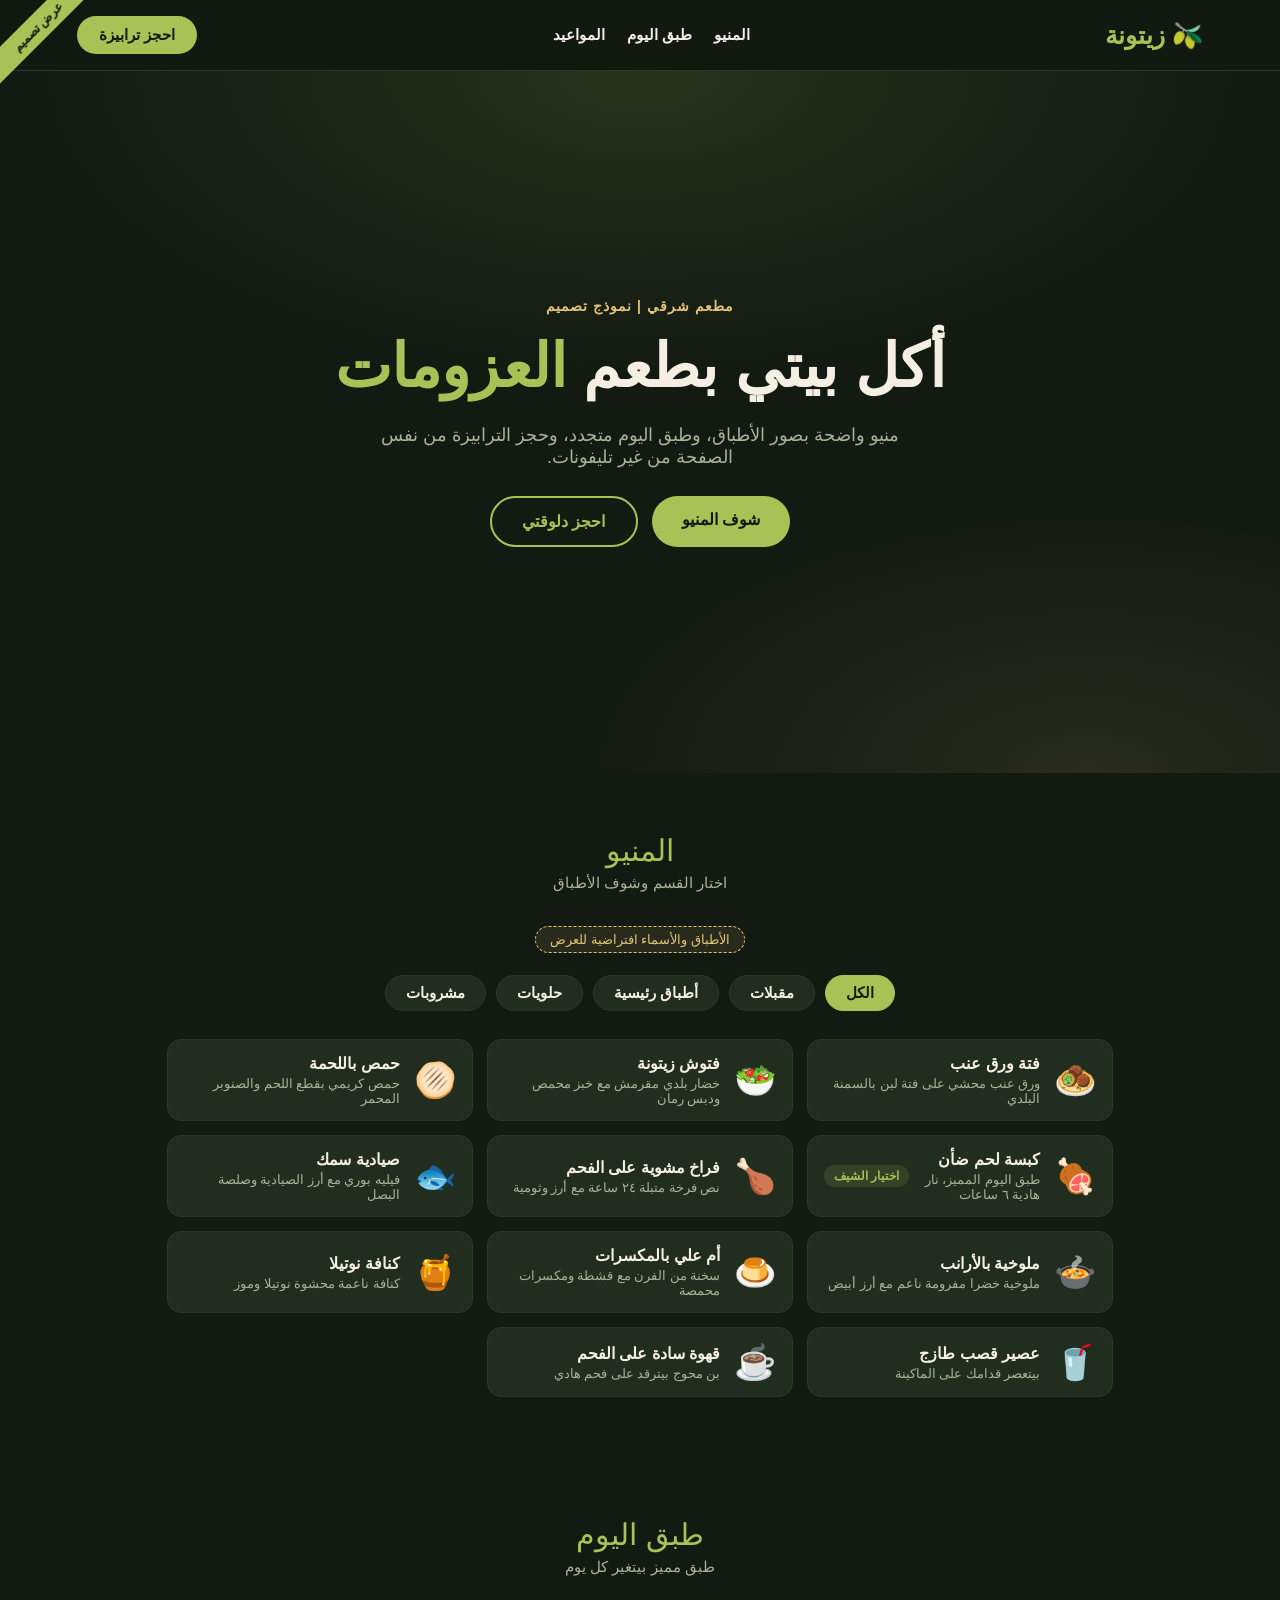
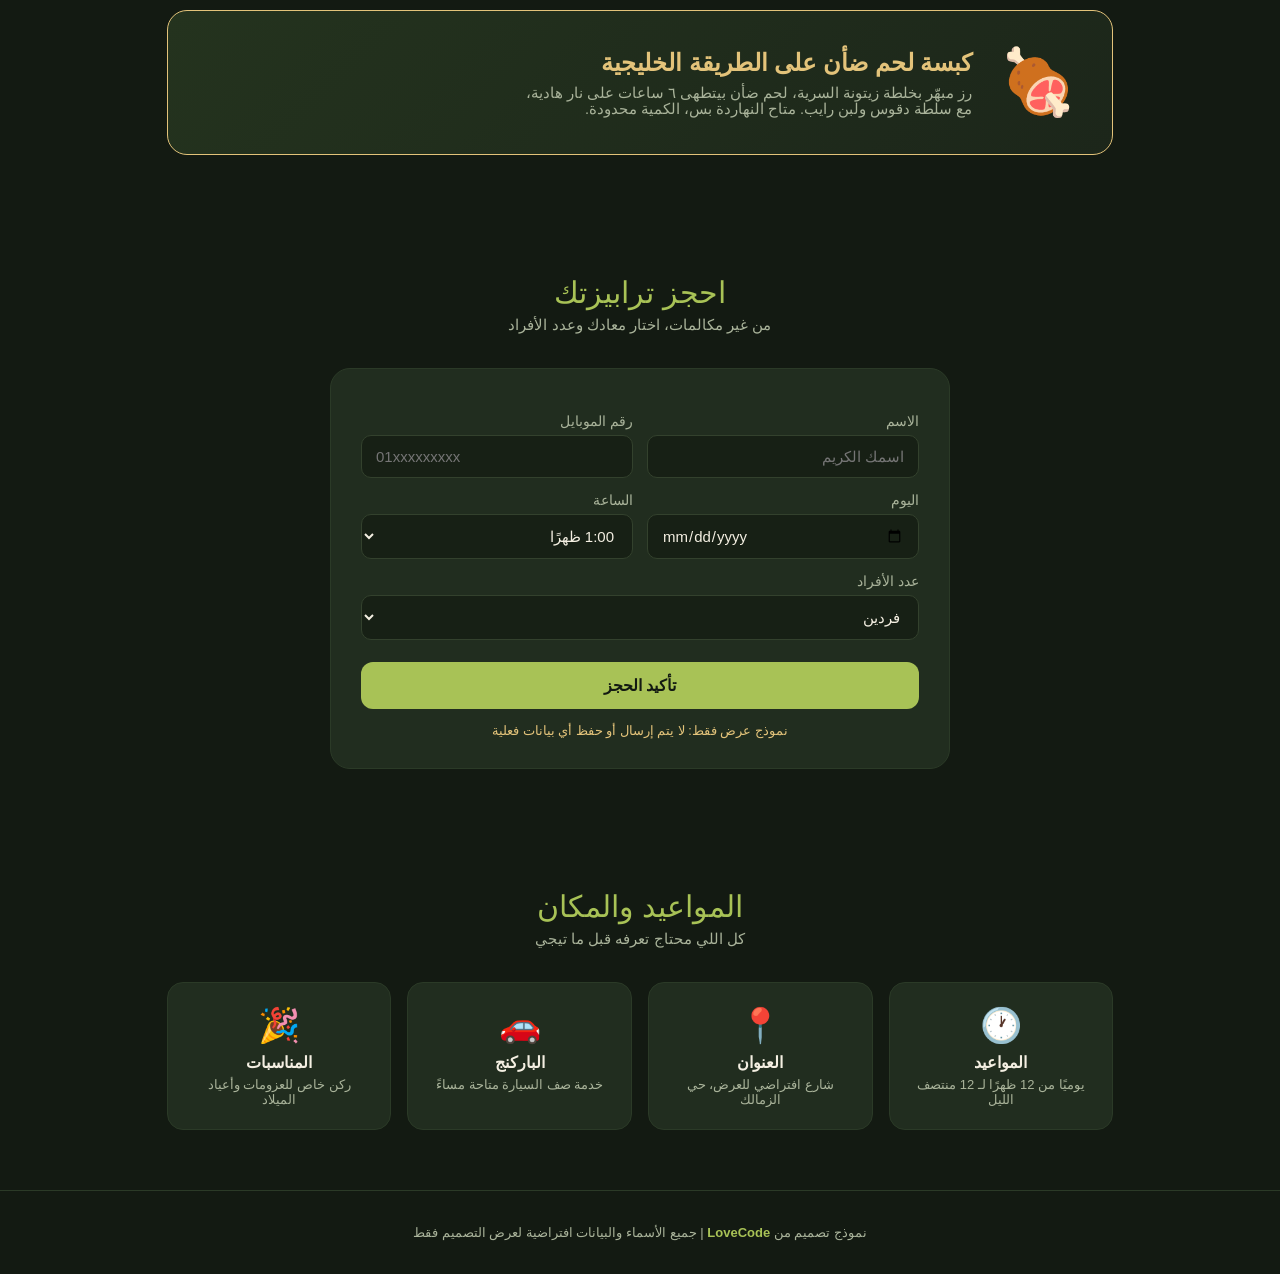
<file: index.html>
<!DOCTYPE html>
<html lang="ar" dir="rtl">
<head>
<meta charset="UTF-8">
<meta name="viewport" content="width=device-width, initial-scale=1.0">
<title>زيتونة | مطعم شرقي</title>
<style>
  :root{--bg:#131a12;--bg2:#1c261a;--olive:#a8c256;--gold:#e3c37a;--cream:#f4efe2;--muted:#a9b39a;--card:#212d1f}
  *{margin:0;padding:0;box-sizing:border-box;font-family:'Segoe UI',Tahoma,Arial,sans-serif}
  body{background:var(--bg);color:var(--cream);overflow-x:hidden}
  .demo-ribbon{position:fixed;top:14px;left:-42px;transform:rotate(-45deg);background:var(--olive);
    color:#131a12;padding:6px 48px;font-size:12px;font-weight:800;z-index:60}
  header{position:sticky;top:0;z-index:10;display:flex;align-items:center;justify-content:space-between;
    padding:16px 6vw;background:rgba(19,26,18,.85);backdrop-filter:blur(8px);border-bottom:1px solid #2b3a27}
  .logo{font-size:25px;font-weight:800;color:var(--olive)}
  nav{display:flex;gap:22px}
  nav a{color:var(--cream);text-decoration:none;font-size:15px;font-weight:600}
  nav a:hover{color:var(--olive)}
  .book-btn{background:var(--olive);color:#131a12;border:none;border-radius:22px;padding:10px 22px;
    font-weight:800;font-size:15px;cursor:pointer}
  .hero{min-height:78vh;display:flex;flex-direction:column;align-items:center;justify-content:center;
    text-align:center;padding:48px 6vw;background:
    radial-gradient(600px 300px at 50% 0%,rgba(168,194,86,.14),transparent),
    radial-gradient(500px 260px at 85% 100%,rgba(227,195,122,.10),transparent)}
  .hero .tag{color:var(--gold);font-weight:700;letter-spacing:1px;font-size:14px;margin-bottom:14px}
  .hero h1{font-size:clamp(34px,6vw,60px);line-height:1.3}
  .hero h1 em{font-style:normal;color:var(--olive)}
  .hero p{margin:18px 0 28px;color:var(--muted);font-size:18px;max-width:540px}
  .cta{display:flex;gap:14px;flex-wrap:wrap;justify-content:center}
  .cta a{text-decoration:none;font-weight:700;border-radius:26px;padding:14px 30px;font-size:16px}
  .cta .p1{background:var(--olive);color:#131a12}
  .cta .p2{border:2px solid var(--olive);color:var(--olive)}
  section{padding:60px 6vw;max-width:1100px;margin:auto}
  .sec-title{text-align:center;font-size:30px;color:var(--olive);margin-bottom:6px}
  .sec-sub{text-align:center;color:var(--muted);margin-bottom:34px;font-size:15px}
  .note{display:inline-block;background:rgba(227,195,122,.1);border:1px dashed var(--gold);
    color:var(--gold);font-size:12.5px;border-radius:20px;padding:5px 14px;margin-bottom:22px}
  .center{text-align:center}
  .tabs{display:flex;gap:10px;justify-content:center;flex-wrap:wrap;margin-bottom:28px}
  .tab{background:var(--card);border:1px solid #2b3a27;color:var(--cream);border-radius:22px;
    padding:9px 20px;font-size:14.5px;font-weight:700;cursor:pointer}
  .tab.on{background:var(--olive);color:#131a12;border-color:var(--olive)}
  .menu-grid{display:grid;grid-template-columns:repeat(auto-fill,minmax(300px,1fr));gap:14px}
  .dish{display:flex;align-items:center;gap:14px;background:var(--card);border:1px solid #2b3a27;
    border-radius:14px;padding:14px 16px;transition:border-color .25s,transform .25s}
  .dish:hover{border-color:var(--olive);transform:translateY(-3px)}
  .dish .em{font-size:34px}
  .dish h3{font-size:16px;margin-bottom:3px}
  .dish p{font-size:12.5px;color:var(--muted)}
  .dish .chef{margin-right:auto;background:rgba(168,194,86,.14);color:var(--olive);font-size:11.5px;
    font-weight:800;border-radius:12px;padding:4px 10px;white-space:nowrap}
  .today{background:linear-gradient(135deg,#24331e,#1c261a);border:1px solid var(--gold);
    border-radius:20px;padding:34px;display:flex;gap:26px;align-items:center;flex-wrap:wrap}
  .today .big{font-size:64px}
  .today h3{color:var(--gold);font-size:24px;margin-bottom:8px}
  .today p{color:var(--muted);font-size:14.5px;max-width:460px}
  form{background:var(--card);border:1px solid #2b3a27;border-radius:20px;padding:30px;
    max-width:620px;margin:auto}
  .row{display:grid;grid-template-columns:1fr 1fr;gap:14px}
  label{display:block;font-size:13.5px;color:var(--muted);margin:14px 0 6px}
  input,select{width:100%;background:#172015;border:1px solid #33412d;color:var(--cream);
    border-radius:10px;padding:12px 14px;font-size:15px}
  input:focus,select:focus{outline:none;border-color:var(--olive)}
  .submit{width:100%;margin-top:22px;background:var(--olive);color:#131a12;border:none;
    border-radius:12px;padding:14px;font-size:16px;font-weight:800;cursor:pointer}
  .form-note{text-align:center;font-size:12.5px;color:var(--gold);margin-top:14px}
  .info{display:grid;grid-template-columns:repeat(auto-fill,minmax(220px,1fr));gap:16px}
  .info .card{background:var(--card);border:1px solid #2b3a27;border-radius:16px;padding:22px;text-align:center}
  .info .ic{font-size:34px;margin-bottom:8px}
  .info h3{font-size:16px;margin-bottom:5px}
  .info p{font-size:13px;color:var(--muted)}
  footer{text-align:center;padding:34px 6vw;color:var(--muted);font-size:13px;border-top:1px solid #2b3a27}
  footer b{color:var(--olive)}
  @media(max-width:640px){.row{grid-template-columns:1fr}nav{display:none}}
</style>
</head>
<body>
<div class="demo-ribbon">عرض تصميم</div>
<header>
  <div class="logo">🫒 زيتونة</div>
  <nav>
    <a href="#menu">المنيو</a>
    <a href="#today">طبق اليوم</a>
    <a href="#info">المواعيد</a>
  </nav>
  <button class="book-btn" onclick="document.getElementById('book').scrollIntoView({behavior:'smooth'})">احجز ترابيزة</button>
</header>

<div class="hero">
  <div class="tag">مطعم شرقي | نموذج تصميم</div>
  <h1>أكل بيتي بطعم <em>العزومات</em></h1>
  <p>منيو واضحة بصور الأطباق، وطبق اليوم متجدد، وحجز الترابيزة من نفس الصفحة من غير تليفونات.</p>
  <div class="cta">
    <a class="p1" href="#menu">شوف المنيو</a>
    <a class="p2" href="#book">احجز دلوقتي</a>
  </div>
</div>

<section id="menu">
  <div class="sec-title">المنيو</div>
  <div class="sec-sub">اختار القسم وشوف الأطباق</div>
  <div class="center"><span class="note">الأطباق والأسماء افتراضية للعرض</span></div>
  <div class="tabs">
    <button class="tab on" data-cat="all">الكل</button>
    <button class="tab" data-cat="start">مقبلات</button>
    <button class="tab" data-cat="main">أطباق رئيسية</button>
    <button class="tab" data-cat="sweet">حلويات</button>
    <button class="tab" data-cat="drink">مشروبات</button>
  </div>
  <div class="menu-grid" id="menuGrid"></div>
</section>

<section id="today">
  <div class="sec-title">طبق اليوم</div>
  <div class="sec-sub">طبق مميز بيتغير كل يوم</div>
  <div class="today">
    <div class="big">🍖</div>
    <div>
      <h3>كبسة لحم ضأن على الطريقة الخليجية</h3>
      <p>رز مبهّر بخلطة زيتونة السرية، لحم ضأن بيتطهى ٦ ساعات على نار هادية، مع سلطة دقوس ولبن رايب. متاح النهاردة بس، الكمية محدودة.</p>
    </div>
  </div>
</section>

<section id="book">
  <div class="sec-title">احجز ترابيزتك</div>
  <div class="sec-sub">من غير مكالمات، اختار معادك وعدد الأفراد</div>
  <form onsubmit="return false">
    <div class="row">
      <div><label>الاسم</label><input type="text" placeholder="اسمك الكريم"></div>
      <div><label>رقم الموبايل</label><input type="tel" placeholder="01xxxxxxxxx"></div>
    </div>
    <div class="row">
      <div><label>اليوم</label><input type="date"></div>
      <div><label>الساعة</label>
        <select><option>1:00 ظهرًا</option><option>3:00 عصرًا</option><option>7:00 مساءً</option><option>9:00 مساءً</option><option>11:00 مساءً</option></select>
      </div>
    </div>
    <label>عدد الأفراد</label>
    <select><option>فردين</option><option>4 أفراد</option><option>6 أفراد</option><option>عزومة عائلية (8+)</option></select>
    <button class="submit">تأكيد الحجز</button>
    <div class="form-note">نموذج عرض فقط: لا يتم إرسال أو حفظ أي بيانات فعلية</div>
  </form>
</section>

<section id="info">
  <div class="sec-title">المواعيد والمكان</div>
  <div class="sec-sub">كل اللي محتاج تعرفه قبل ما تيجي</div>
  <div class="info">
    <div class="card"><div class="ic">🕐</div><h3>المواعيد</h3><p>يوميًا من 12 ظهرًا لـ 12 منتصف الليل</p></div>
    <div class="card"><div class="ic">📍</div><h3>العنوان</h3><p>شارع افتراضي للعرض، حي الزمالك</p></div>
    <div class="card"><div class="ic">🚗</div><h3>الباركنج</h3><p>خدمة صف السيارة متاحة مساءً</p></div>
    <div class="card"><div class="ic">🎉</div><h3>المناسبات</h3><p>ركن خاص للعزومات وأعياد الميلاد</p></div>
  </div>
</section>

<footer>نموذج تصميم من <b>LoveCode</b> | جميع الأسماء والبيانات افتراضية لعرض التصميم فقط</footer>

<script>
const dishes=[
 {c:'start',e:'🧆',n:'فتة ورق عنب',d:'ورق عنب محشي على فتة لبن بالسمنة البلدي',chef:''},
 {c:'start',e:'🥗',n:'فتوش زيتونة',d:'خضار بلدي مقرمش مع خبز محمص ودبس رمان',chef:''},
 {c:'start',e:'🫓',n:'حمص باللحمة',d:'حمص كريمي بقطع اللحم والصنوبر المحمر',chef:''},
 {c:'main',e:'🍖',n:'كبسة لحم ضأن',d:'طبق اليوم المميز، نار هادية ٦ ساعات',chef:'اختيار الشيف'},
 {c:'main',e:'🍗',n:'فراخ مشوية على الفحم',d:'نص فرخة متبلة ٢٤ ساعة مع أرز وثومية',chef:''},
 {c:'main',e:'🐟',n:'صيادية سمك',d:'فيليه بوري مع أرز الصيادية وصلصة البصل',chef:''},
 {c:'main',e:'🍲',n:'ملوخية بالأرانب',d:'ملوخية خضرا مفرومة ناعم مع أرز أبيض',chef:''},
 {c:'sweet',e:'🍮',n:'أم علي بالمكسرات',d:'سخنة من الفرن مع قشطة ومكسرات محمصة',chef:''},
 {c:'sweet',e:'🍯',n:'كنافة نوتيلا',d:'كنافة ناعمة محشوة نوتيلا وموز',chef:''},
 {c:'drink',e:'🥤',n:'عصير قصب طازج',d:'بيتعصر قدامك على الماكينة',chef:''},
 {c:'drink',e:'☕',n:'قهوة سادة على الفحم',d:'بن محوج بيترقد على فحم هادي',chef:''},
];
const grid=document.getElementById('menuGrid');
function render(cat){
  grid.innerHTML='';
  dishes.filter(x=>cat==='all'||x.c===cat).forEach(x=>{
    const d=document.createElement('div');d.className='dish';
    d.innerHTML='<div class="em">'+x.e+'</div><div><h3>'+x.n+'</h3><p>'+x.d+'</p></div>'+(x.chef?'<div class="chef">'+x.chef+'</div>':'');
    grid.appendChild(d);
  });
}
render('all');
document.querySelectorAll('.tab').forEach(t=>t.onclick=()=>{
  document.querySelectorAll('.tab').forEach(x=>x.classList.remove('on'));
  t.classList.add('on');render(t.dataset.cat);
});
</script>
</body>
</html>
</file>
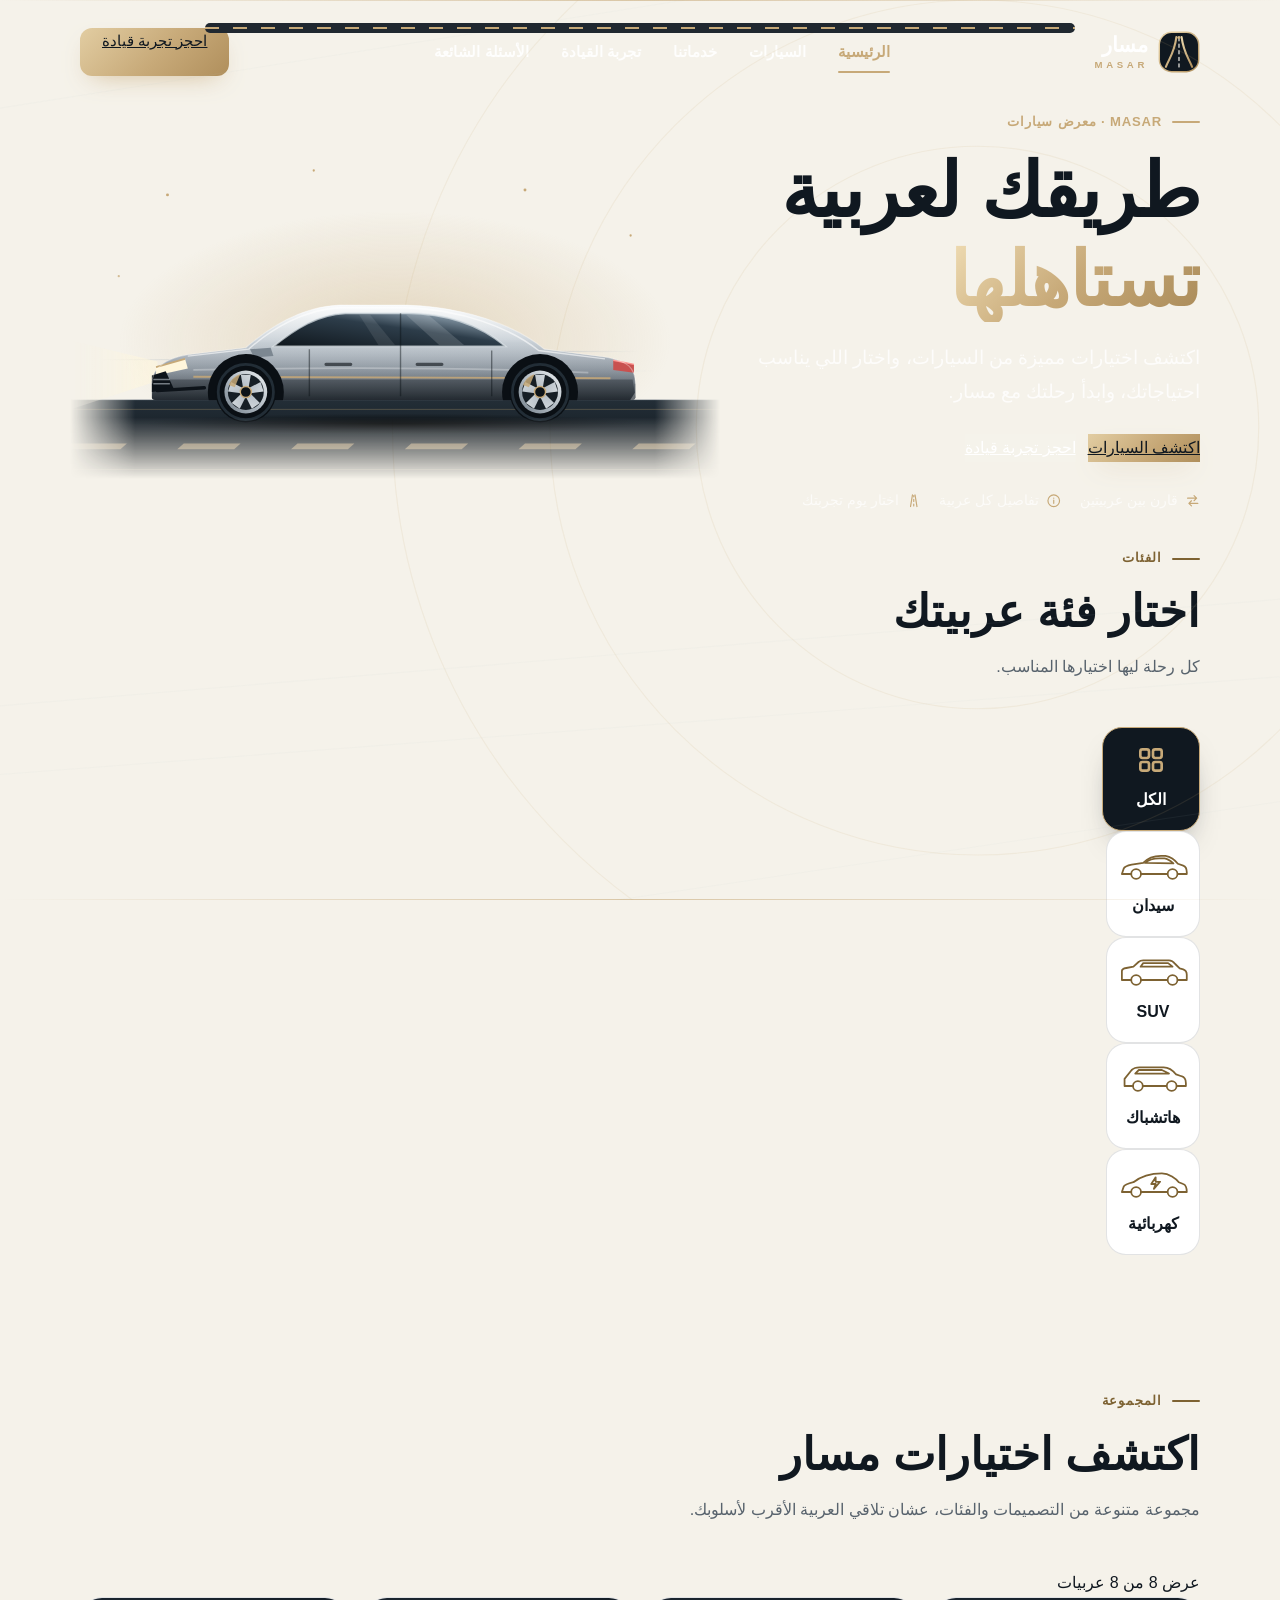
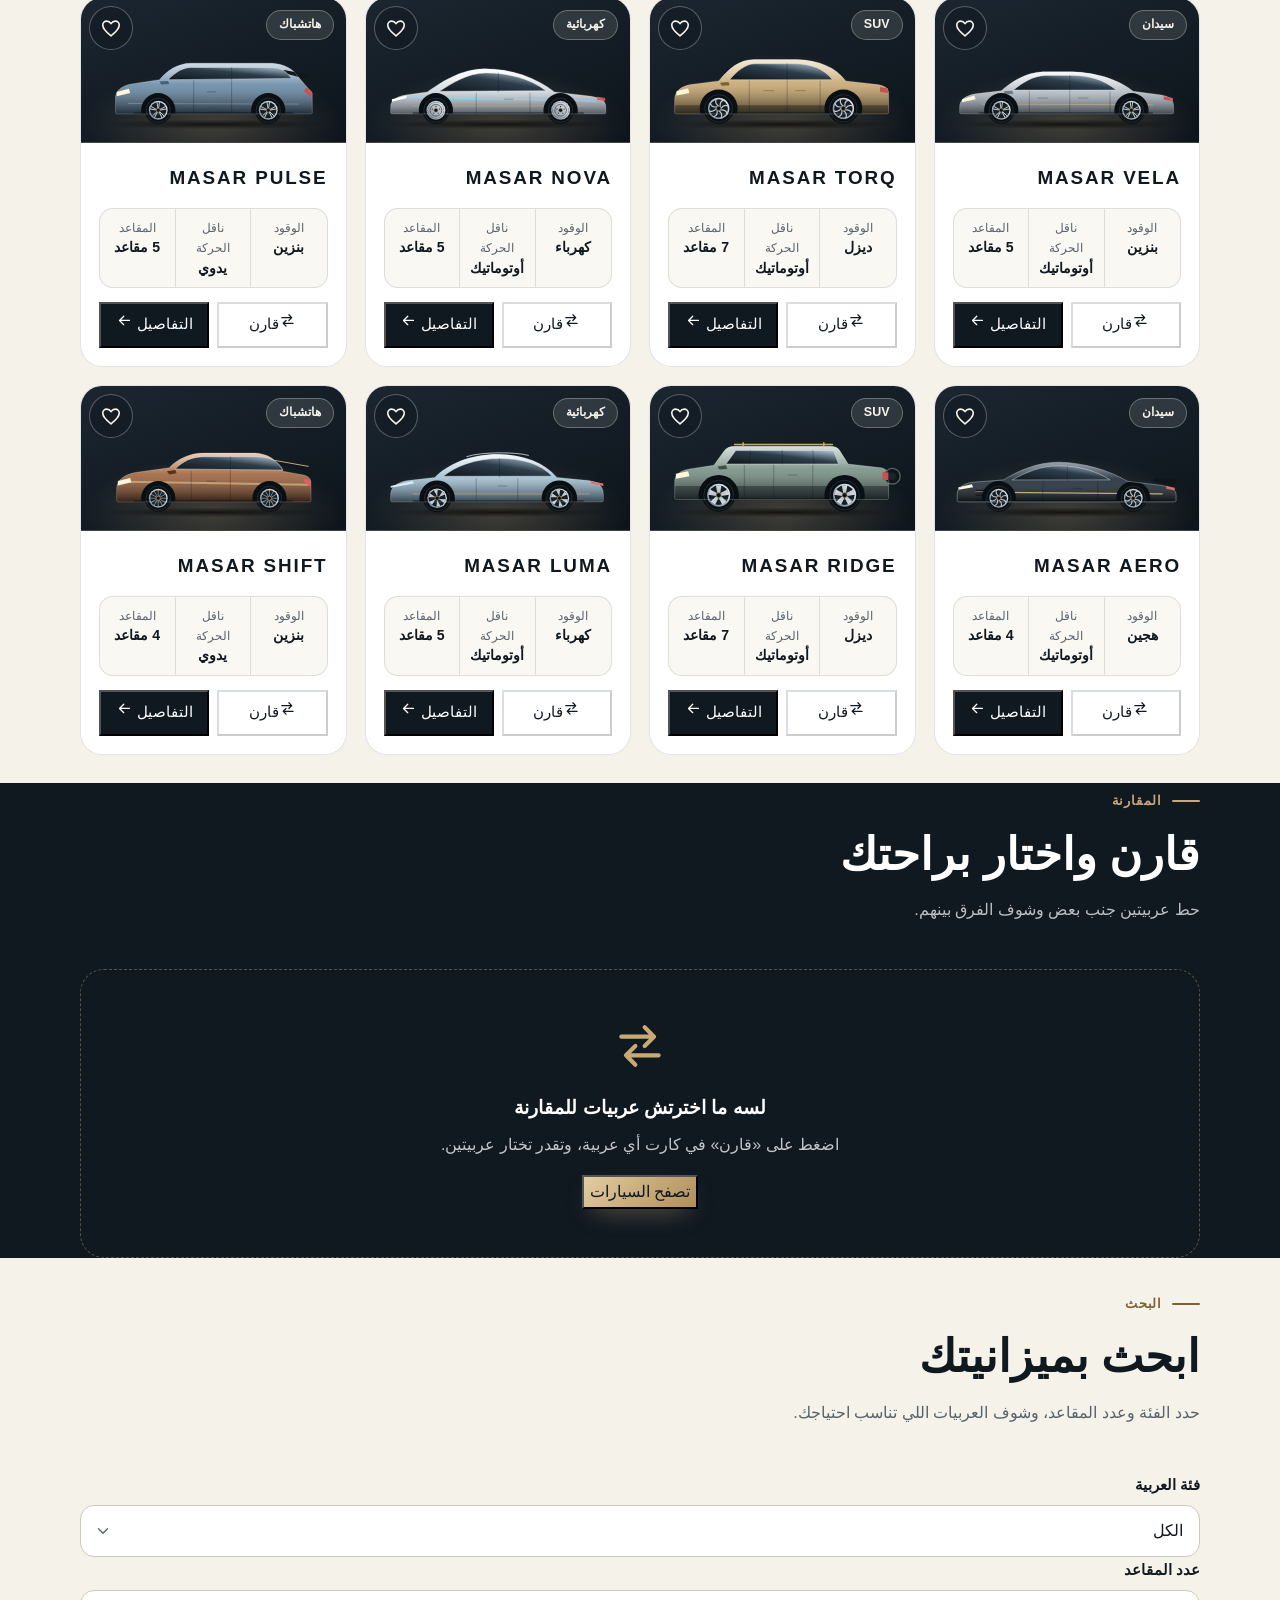
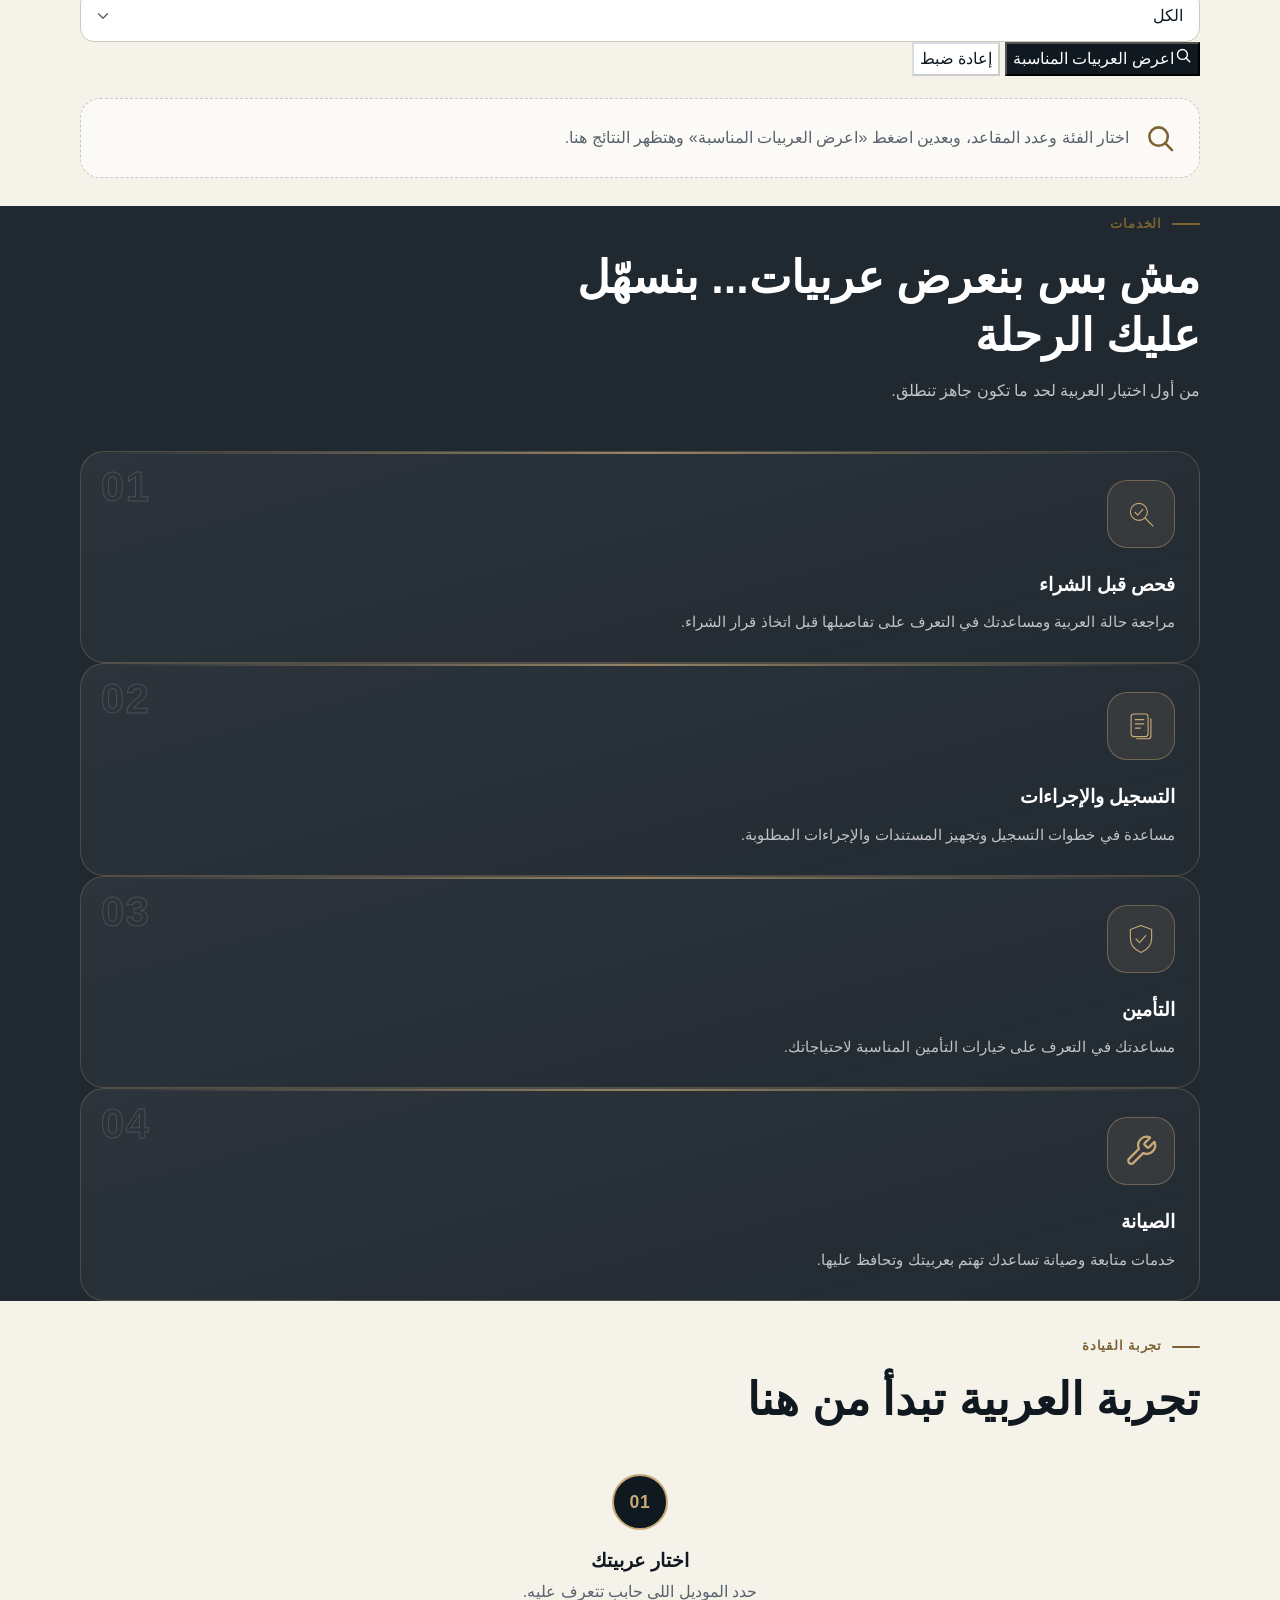
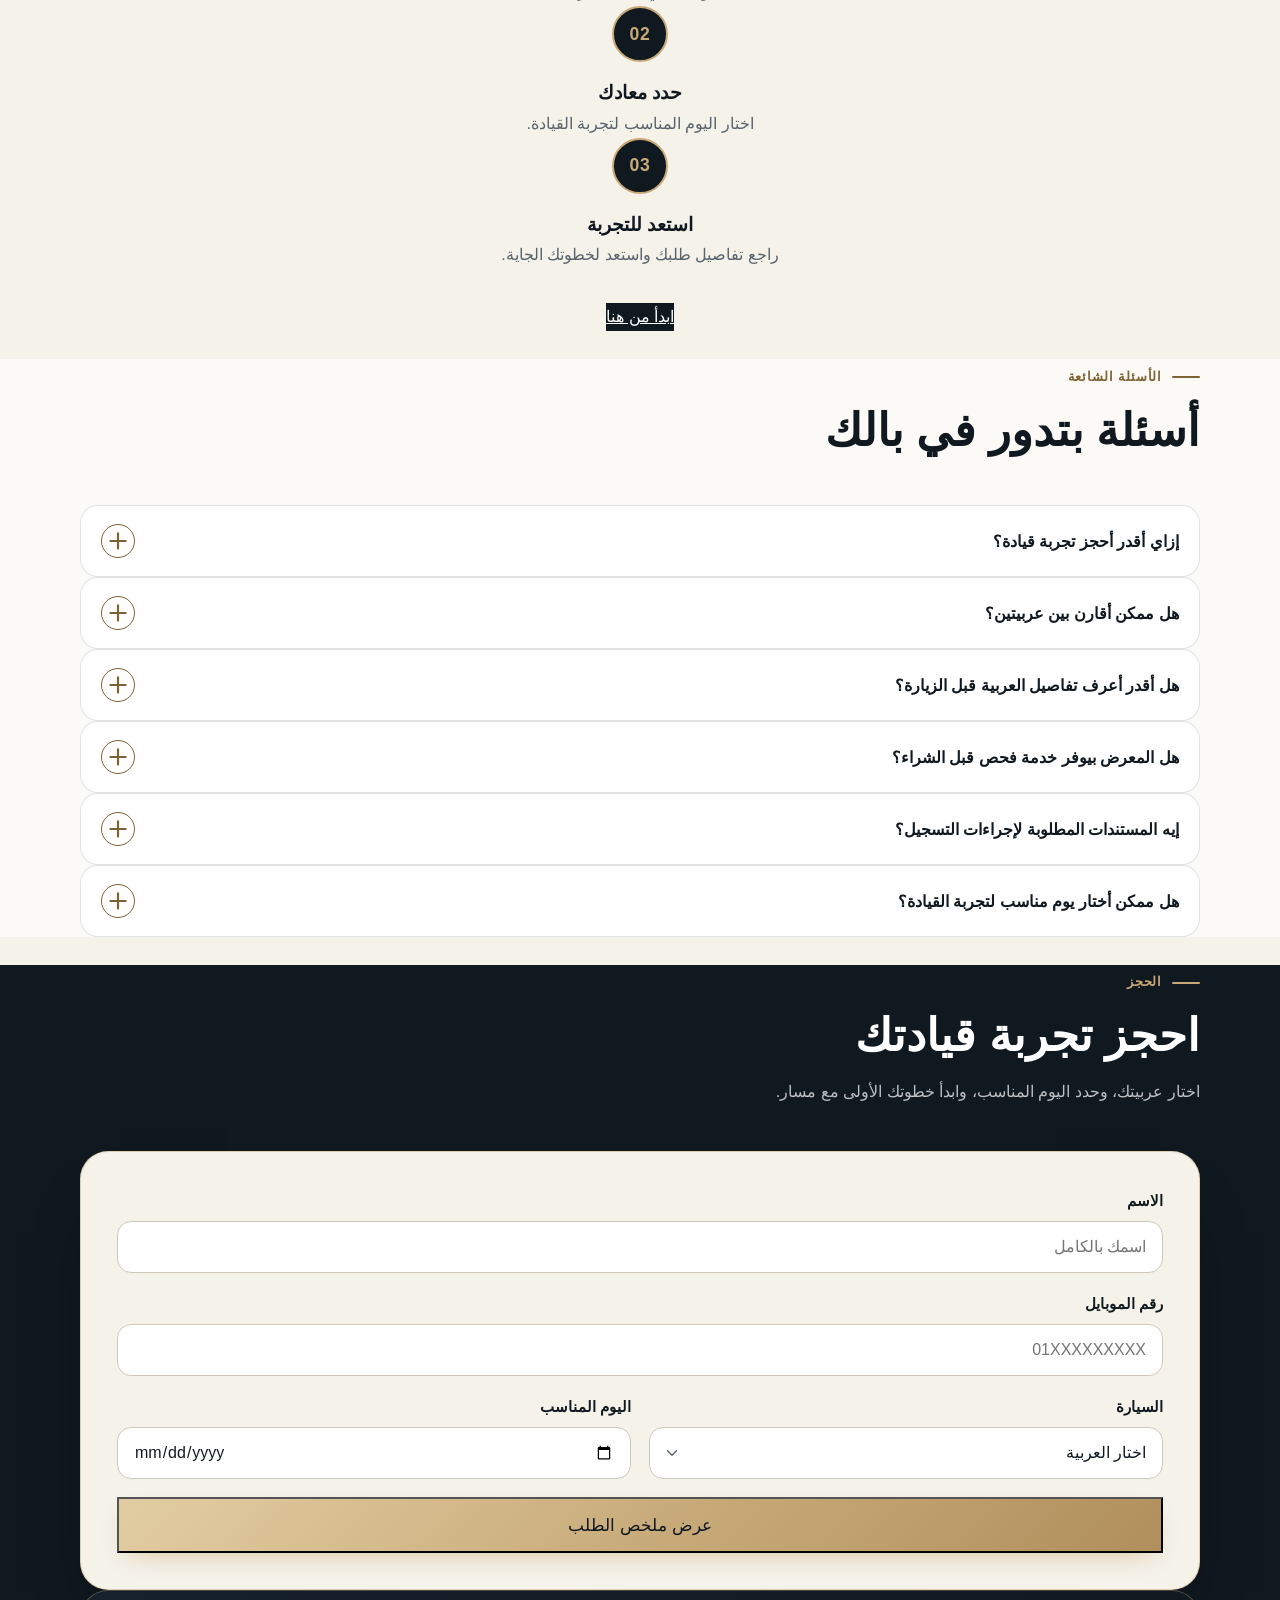
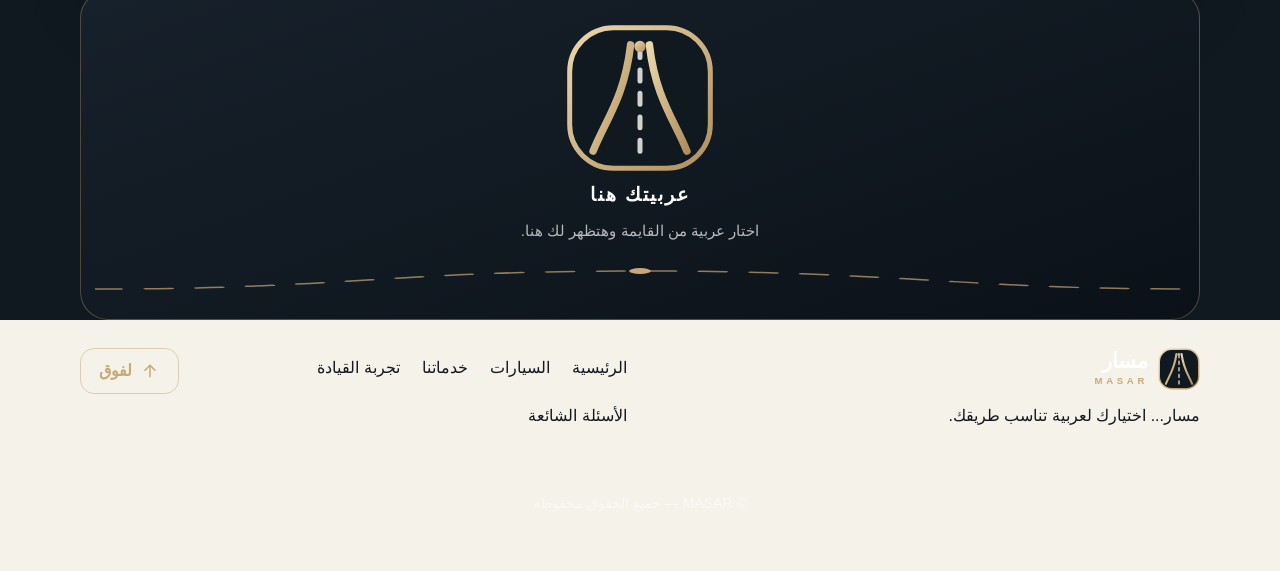
<file: car/index.html>
<!DOCTYPE html>
<html lang="ar" dir="rtl">
<head>
<meta charset="utf-8">
<meta name="viewport" content="width=device-width, initial-scale=1">
<meta name="theme-color" content="#101820">
<title>مسار | MASAR — معرض سيارات</title>
<meta name="description" content="مسار — اكتشف اختيارات مميزة من السيارات، قارن بينها، واحجز تجربة قيادتك.">
<style>
:root{--navy:#101820;--char:#202830;--ivory:#F5F2EA;--silver:#B9C1C8;--gold:#C7A978;--gold-ink:#7d6232;--white:#fff;--ink:#101820;--muted:#58636d;--line:rgba(16,24,32,.12);--hh:72px;--ease:cubic-bezier(.2,.7,.2,1)}
*,*::before,*::after{box-sizing:border-box}
*{margin:0}
[hidden]{display:none!important}
html{scroll-behavior:smooth;-webkit-text-size-adjust:100%}
html.lock,html.lock body{overflow:hidden}
body{font-family:"Segoe UI",Tahoma,Arial,sans-serif;background:var(--ivory);color:var(--ink);line-height:1.75;font-size:16px;overflow-x:hidden;-webkit-font-smoothing:antialiased}
img,svg{max-width:100%}
a{color:inherit}
button,input,select{font:inherit;color:inherit}
button{cursor:pointer}
:focus-visible{outline:3px solid var(--gold);outline-offset:3px;border-radius:8px}
.wrap{width:100%;max-width:1200px;margin-inline:auto;padding-inline:clamp(16px,5vw,40px)}
.ic{width:1.25em;height:1.25em;fill:none;stroke:currentColor;stroke-width:1.8;stroke-linecap:round;stroke-linejoin:round;flex:none}
.sr{position:absolute;width:1px;height:1px;overflow:hidden;clip:rect(0 0 0 0);white-space:nowrap}
 
/* buttons */
.btn{display:inline-flex;align-items:center;justify-content:center;gap:8px;min-height:48px;padding:0 22px;border-radius:14px;border:1.5px solid transparent;font-weight:700;font-size:.98rem;text-decoration:none;transition:transform .25s var(--ease),background .25s,color .25s,border-color .25s,box-shadow .25s;white-space:nowrap}
.btn:hover{transform:translateY(-2px)}
.btn:active{transform:translateY(0)}
.btn-gold{background:linear-gradient(135deg,#E2CDA2,#C7A978 55%,#B08F5C);color:#101820;box-shadow:0 10px 26px -12px rgba(199,169,120,.8)}
.btn-gold:hover{box-shadow:0 14px 30px -10px rgba(199,169,120,.9)}
.btn-ghost{background:rgba(255,255,255,.04);border-color:rgba(255,255,255,.3);color:#fff}
.btn-ghost:hover{border-color:var(--gold);color:var(--gold)}
.btn-dark{background:var(--navy);color:#fff}
.btn-dark:hover{background:#1b2733}
.btn-line{background:#fff;border-color:rgba(16,24,32,.2);color:var(--ink)}
.btn-line:hover{border-color:var(--gold-ink)}
.btn-line.on{background:#F3EAD6;border-color:var(--gold-ink);color:#5a4420}
.btn .ic{width:1.15em;height:1.15em}
 
/* header */
.hdr{position:fixed;inset:0 0 auto 0;height:var(--hh);z-index:60;display:flex;align-items:center;border-bottom:1px solid transparent;transition:background .35s,border-color .35s,box-shadow .35s}
.hdr.scrolled,.hdr.open{background:rgba(16,24,32,.95);-webkit-backdrop-filter:blur(14px);backdrop-filter:blur(14px);border-color:rgba(199,169,120,.25)}
.hdr.scrolled{box-shadow:0 10px 30px -18px rgba(0,0,0,.7)}
.hdr .wrap{display:flex;align-items:center;gap:10px;height:100%}
.brand{display:flex;align-items:center;gap:10px;text-decoration:none;color:#fff;flex:none}
.logo{width:42px;height:42px;display:block}
.brand-t{display:grid;line-height:1.1}
.brand-t b{font-size:1.3rem;font-weight:800}
.brand-t small{font-size:.6rem;letter-spacing:.38em;color:var(--gold);font-weight:700;margin-top:3px}
.nav{position:absolute;top:100%;inset-inline:0;background:rgba(16,24,32,.98);border-bottom:1px solid rgba(199,169,120,.25);padding:8px clamp(16px,5vw,40px) 22px;visibility:hidden;opacity:0;transform:translateY(-12px);transition:opacity .3s,transform .35s var(--ease),visibility .3s}
.hdr.open .nav{visibility:visible;opacity:1;transform:none}
.nav ul{list-style:none;padding:0;display:grid}
.nav a{display:block;padding:15px 4px;color:rgba(255,255,255,.88);text-decoration:none;font-weight:600;border-bottom:1px solid rgba(255,255,255,.08);position:relative}
.nav a.active{color:var(--gold)}
.nav-cta{margin-top:16px;display:flex}
.nav-cta .btn{width:100%}
.hdr-cta{margin-inline-start:auto;min-height:44px;padding:0 14px;font-size:.84rem;border-radius:12px}
.burger{width:46px;height:46px;border-radius:12px;border:1px solid rgba(255,255,255,.22);background:rgba(255,255,255,.04);display:grid;place-items:center;color:#fff;flex:none}
.burger svg{width:24px;height:24px;stroke:currentColor;stroke-width:2;stroke-linecap:round;fill:none}
.burger line{transition:transform .35s var(--ease),opacity .2s;transform-box:fill-box;transform-origin:center}
.hdr.open .l1{transform:translateY(6px) rotate(45deg)}
.hdr.open .l2{opacity:0;transform:scaleX(.2)}
.hdr.open .l3{transform:translateY(-6px) rotate(-45deg)}
@media(max-width:379px){.hdr-cta{display:none}.burger{margin-inline-start:auto}}
@media(min-width:980px){
 .burger,.nav-cta{display:none}
 .nav{position:static;visibility:visible;opacity:1;transform:none;background:none;border:0;padding:0;margin-inline:auto}
 .nav ul{display:flex;gap:4px}
 .nav a{border:0;padding:10px 14px;font-size:.95rem}
 .nav a::after{content:"";position:absolute;inset-inline:14px;bottom:2px;height:2px;border-radius:2px;background:var(--gold);transform:scaleX(0);transition:transform .3s var(--ease)}
 .nav a:hover::after,.nav a.active::after{transform:scaleX(1)}
 .nav a:hover{color:#fff}
 .hdr-cta{margin-inline-start:0;font-size:.95rem;padding:0 22px;min-height:48px}
}
 
/* hero */
.hero{position:relative;overflow:hidden;color:#fff;min-height:100svh;display:flex;align-items:center;padding:calc(var(--hh) + 24px) 0 36px;background:radial-gradient(60% 55% at 28% 42%,rgba(199,169,120,.16),transparent 70%),radial-gradient(70% 60% at 85% 100%,rgba(185,193,200,.09),transparent 65%),linear-gradient(180deg,#0a1017 0%,#101820 55%,#18212a 100%)}
.hero::after{content:"";position:absolute;inset:auto 0 0 0;height:1px;background:linear-gradient(90deg,transparent,var(--gold),transparent);opacity:.6}
.hero-bg{position:absolute;inset:0;width:100%;height:100%;pointer-events:none}
.hero-grid{position:relative;display:grid;gap:10px;align-items:center}
.eyebrow{display:inline-flex;align-items:center;gap:10px;font-size:.82rem;font-weight:700;letter-spacing:.06em;color:var(--gold-ink)}
.eyebrow::before{content:"";width:28px;height:2px;background:currentColor;border-radius:2px}
.dark .eyebrow,.hero .eyebrow{color:var(--gold)}
.hero h1{font-size:clamp(2.3rem,9.2vw,4.7rem);line-height:1.18;font-weight:800;margin:14px 0 16px;letter-spacing:-.01em}
.hero h1 .gold{background:linear-gradient(135deg,#F0DDB4,#C7A978 50%,#A98A58);-webkit-background-clip:text;background-clip:text;color:transparent}
.hero p.lead{color:rgba(255,255,255,.78);font-size:clamp(1rem,3.6vw,1.2rem);max-width:520px}
.cta-row{display:grid;gap:12px;margin-top:26px}
@media(min-width:480px){.cta-row{display:flex;flex-wrap:wrap}}
.quick{display:flex;flex-wrap:wrap;gap:8px 18px;margin-top:26px;color:rgba(255,255,255,.7);font-size:.88rem}
.quick span{display:inline-flex;align-items:center;gap:7px}
.quick .ic{color:var(--gold);width:1.1em;height:1.1em}
.hero-art{position:relative;margin-inline:-16px}
.hero-svg{display:block;width:100%;height:auto;overflow:hidden;-webkit-mask-image:linear-gradient(90deg,transparent,#000 10%,#000 90%,transparent),linear-gradient(180deg,#000 82%,transparent);-webkit-mask-composite:source-in;mask-image:linear-gradient(90deg,transparent,#000 10%,#000 90%,transparent),linear-gradient(180deg,#000 82%,transparent);mask-composite:intersect}
@media(min-width:960px){
 .hero-grid{grid-template-columns:minmax(0,1fr) minmax(0,1.2fr);gap:20px}
 .hero-art{margin-inline:-40px -10px}
}
@keyframes dash{to{transform:translateX(140px)}}
@keyframes streak{from{transform:translateX(-70px)}to{transform:translateX(70px)}}
@keyframes bob{from{transform:translateY(0)}to{transform:translateY(-1.6px)}}
@keyframes sweep{0%{transform:translateX(0)}55%,100%{transform:translateX(520px)}}
@keyframes beam{from{opacity:.55}to{opacity:.9}}
@keyframes twinkle{0%,100%{opacity:.15}50%{opacity:.8}}
.dashes{animation:dash 2.8s linear infinite}
.streaks{animation:streak 11s ease-in-out infinite alternate}
.bob{animation:bob 3.2s ease-in-out infinite alternate}
.sweep{animation:sweep 7s ease-in-out infinite}
.beam{animation:beam 3.6s ease-in-out infinite alternate}
.tw{animation:twinkle 4s ease-in-out infinite}
.tw:nth-child(2){animation-delay:1s}.tw:nth-child(3){animation-delay:2s}.tw:nth-child(4){animation-delay:.5s}.tw:nth-child(5){animation-delay:2.6s}
 
/* sections */
.sec{padding:clamp(56px,9vw,104px) 0;scroll-margin-top:calc(var(--hh) - 2px)}
.dark{background:var(--navy);color:#fff}
.char{background:var(--char);color:#fff}
.white{background:#fbfaf6}
.head{max-width:660px;margin-bottom:clamp(26px,5vw,46px)}
.head h2{font-size:clamp(1.7rem,5.6vw,2.8rem);line-height:1.3;font-weight:800;margin-top:12px}
.head p{margin-top:12px;color:var(--muted);font-size:1.02rem}
.dark .head p,.char .head p{color:rgba(255,255,255,.72)}
.rv{}
.js .rv{opacity:0;transform:translateY(22px);transition:opacity .7s var(--ease),transform .7s var(--ease)}
.js .rv.in{opacity:1;transform:none}
 
/* category chips */
.chips{display:grid;grid-template-columns:1fr 1fr;gap:12px}
.chip{--ic-bg:#fff;display:flex;flex-direction:column;align-items:center;gap:10px;padding:18px 10px 16px;border-radius:20px;background:#fff;border:1.5px solid var(--line);color:var(--ink);font-weight:700;transition:transform .3s var(--ease),border-color .3s,background .3s,color .3s,box-shadow .3s;min-height:104px}
.chip svg{width:72px;height:32px;fill:none;stroke:currentColor;stroke-width:2;stroke-linecap:round;stroke-linejoin:round;color:var(--gold-ink);transition:color .3s}
.chip svg circle{fill:var(--ic-bg);transition:fill .3s}
.chip:hover{transform:translateY(-4px);border-color:var(--gold-ink);box-shadow:0 16px 30px -22px rgba(16,24,32,.5)}
.chip[aria-pressed="true"]{--ic-bg:#101820;background:var(--navy);color:#fff;border-color:var(--gold);box-shadow:0 18px 34px -20px rgba(16,24,32,.8)}
.chip[aria-pressed="true"] svg{color:var(--gold)}
.chip.all{grid-column:1/-1;flex-direction:row;justify-content:center;min-height:56px;padding:12px}
.chip.all svg{width:26px;height:26px}
@media(min-width:760px){.chips{grid-template-columns:repeat(5,1fr)}.chip.all{grid-column:auto;flex-direction:column;min-height:104px}.chip.all svg{width:72px;height:32px}}
 
/* inventory */
.inv-bar{display:flex;flex-wrap:wrap;align-items:center;justify-content:space-between;gap:10px;margin-bottom:20px;color:var(--muted);font-size:.95rem}
.link-btn{background:none;border:0;padding:6px 2px;color:var(--gold-ink);font-weight:700;text-decoration:underline;text-underline-offset:4px}
.grid{display:grid;gap:18px;grid-template-columns:minmax(0,1fr)}
@media(min-width:640px){.grid{grid-template-columns:repeat(2,minmax(0,1fr))}}
@media(min-width:1000px){.grid{grid-template-columns:repeat(3,minmax(0,1fr))}}
@media(min-width:1280px){.grid{grid-template-columns:repeat(4,minmax(0,1fr))}}
@keyframes up{from{opacity:0;transform:translateY(18px)}to{opacity:1;transform:none}}
.card{background:#fff;border:1px solid var(--line);border-radius:22px;overflow:hidden;display:flex;flex-direction:column;transition:transform .35s var(--ease),box-shadow .35s,border-color .35s;animation:up .55s var(--ease) both;animation-delay:calc(var(--i,0) * 50ms)}
.card:hover{transform:translateY(-6px);box-shadow:0 26px 44px -28px rgba(16,24,32,.55);border-color:rgba(199,169,120,.7)}
.stage{position:relative;padding:34px 10px 6px;background:radial-gradient(ellipse 70% 55% at 50% 88%,rgba(199,169,120,.26),transparent 70%),linear-gradient(160deg,#1b2630,#0d141b);border-bottom:1px solid rgba(199,169,120,.25)}
.stage svg{display:block;width:100%;height:auto;transition:transform .5s var(--ease)}
.card:hover .stage svg{transform:scale(1.04) translateX(-4px)}
.badge{position:absolute;top:12px;inset-inline-start:12px;background:rgba(245,242,234,.12);border:1px solid rgba(245,242,234,.3);color:var(--ivory);font-size:.78rem;font-weight:700;padding:3px 12px;border-radius:99px;-webkit-backdrop-filter:blur(6px);backdrop-filter:blur(6px)}
.fav{position:absolute;top:8px;inset-inline-end:8px;width:44px;height:44px;border-radius:50%;border:1px solid rgba(245,242,234,.3);background:rgba(16,24,32,.5);color:var(--ivory);display:grid;place-items:center;transition:transform .3s var(--ease),background .3s,color .3s}
.fav:hover{transform:scale(1.1)}
.fav .ic{width:22px;height:22px;transition:fill .3s,stroke .3s}
.fav.on{background:rgba(199,169,120,.22);border-color:var(--gold);color:var(--gold)}
.fav.on .ic{fill:var(--gold);stroke:var(--gold);animation:pop .45s var(--ease)}
@keyframes pop{0%{transform:scale(.6)}60%{transform:scale(1.3)}100%{transform:scale(1)}}
.cbody{padding:18px 18px 18px;display:flex;flex-direction:column;gap:14px;flex:1}
.cbody h3{font-size:1.18rem;letter-spacing:.1em;font-weight:800}
.specs{display:grid;grid-template-columns:repeat(3,1fr);border:1px solid var(--line);border-radius:14px;background:#faf8f2}
.specs div{padding:9px 8px;text-align:center;min-width:0}
.specs div+div{border-inline-start:1px solid var(--line)}
.specs small{display:block;font-size:.72rem;color:var(--muted)}
.specs strong{display:block;font-size:.88rem;line-height:1.4}
.acts{display:flex;gap:8px;margin-top:auto}
.acts .btn{flex:1;min-height:46px;padding:0 10px;font-size:.92rem}
.empty{grid-column:1/-1;text-align:center;padding:44px 20px;border:1.5px dashed rgba(16,24,32,.25);border-radius:22px;background:#fff;color:var(--muted)}
.empty svg{width:64px;height:64px;color:var(--gold-ink);margin-bottom:8px}
.empty h3{color:var(--ink);font-size:1.15rem;margin-bottom:6px}
.empty .btn{margin-top:14px}
.favbar{margin-top:26px;padding:16px 18px;border-radius:18px;background:var(--navy);color:#fff;display:flex;flex-wrap:wrap;gap:10px;align-items:center}
.favbar b{color:var(--gold);display:inline-flex;align-items:center;gap:8px}
.favbar .ic{fill:var(--gold);stroke:var(--gold)}
.fchip{display:inline-flex;align-items:center;gap:6px;border:1px solid rgba(199,169,120,.45);background:rgba(199,169,120,.1);color:#fff;border-radius:99px;padding:4px 6px 4px 12px;font-size:.85rem;letter-spacing:.06em}
.fchip button{width:26px;height:26px;border-radius:50%;border:0;background:rgba(255,255,255,.12);color:#fff;display:grid;place-items:center}
.fchip .ic{width:14px;height:14px;fill:none;stroke:currentColor}
 
/* compare */
.cmp-box{max-width:900px}
.cmp-hint{margin-bottom:14px;padding:12px 16px;border-radius:14px;background:rgba(199,169,120,.12);border:1px solid rgba(199,169,120,.35);color:#f0e4c9;font-size:.95rem}
.cmp-grid{display:grid;grid-template-columns:minmax(0,1fr) minmax(0,1fr);border:1px solid rgba(199,169,120,.3);border-radius:24px;overflow:hidden;background:linear-gradient(160deg,rgba(255,255,255,.05),rgba(255,255,255,.015))}
.cc{padding:12px 10px;border-bottom:1px solid rgba(255,255,255,.08);min-width:0;text-align:center}
.cc:nth-child(odd){border-inline-end:1px solid rgba(255,255,255,.08)}
.cc.art{padding:18px 6px 4px;background:radial-gradient(ellipse 70% 55% at 50% 88%,rgba(199,169,120,.22),transparent 70%)}
.cc.art svg{display:block;width:100%;height:auto}
.cc h3{font-size:.98rem;letter-spacing:.08em;font-weight:800}
.cc .k{display:block;font-size:.74rem;color:var(--silver)}
.cc strong{display:block;font-size:.95rem;font-weight:700}
.cc.diff{background:rgba(199,169,120,.1)}
.cc.diff strong{color:var(--gold)}
.cc.slot{display:grid;place-items:center;align-content:center;gap:8px;color:var(--silver);font-size:.88rem;min-height:150px;background:repeating-linear-gradient(135deg,transparent 0 12px,rgba(255,255,255,.025) 12px 24px)}
.cc.slot svg{width:36px;height:36px;color:var(--gold)}
.cc .btn{min-height:40px;padding:0 14px;font-size:.85rem}
.cmp-tools{display:flex;flex-wrap:wrap;gap:10px;margin-top:18px}
.cmp-empty{text-align:center;padding:48px 20px;border:1.5px dashed rgba(199,169,120,.4);border-radius:24px;color:rgba(255,255,255,.75)}
.cmp-empty svg{width:56px;height:56px;color:var(--gold);margin-bottom:8px}
.cmp-empty h3{color:#fff;font-size:1.2rem;margin-bottom:6px}
.cmp-empty .btn{margin-top:16px}
 
/* finder */
.finder{background:#fff;border:1px solid var(--line);border-radius:26px;padding:clamp(18px,4vw,30px);display:grid;gap:16px;box-shadow:0 30px 50px -40px rgba(16,24,32,.5)}
@media(min-width:760px){.finder{grid-template-columns:1fr 1fr auto auto;align-items:end}}
.field{display:grid;gap:7px}
.field label{font-weight:700;font-size:.93rem}
.sel{position:relative}
.sel select,.field input{width:100%;min-height:52px;border-radius:14px;border:1.5px solid #cfc8b8;background:#fff;padding:0 16px;transition:border-color .25s,box-shadow .25s,background .25s}
.sel select{appearance:none;-webkit-appearance:none;padding-inline-end:42px}
.sel svg{position:absolute;inset-inline-end:14px;top:50%;transform:translateY(-50%);width:18px;height:18px;pointer-events:none;color:var(--muted)}
.sel select:focus,.field input:focus{outline:none;border-color:var(--gold-ink);box-shadow:0 0 0 4px rgba(199,169,120,.3)}
.res-meta{margin:26px 0 16px;font-weight:700;display:flex;flex-wrap:wrap;gap:10px;align-items:center;justify-content:space-between}
.hint{padding:22px;border-radius:20px;border:1.5px dashed rgba(16,24,32,.22);background:#fbfaf6;color:var(--muted);margin-top:22px;display:flex;gap:14px;align-items:center}
.hint svg{width:34px;height:34px;color:var(--gold-ink)}
 
/* services */
.svcs{display:grid;gap:16px;grid-template-columns:minmax(0,1fr)}
@media(min-width:640px){.svcs{grid-template-columns:repeat(2,minmax(0,1fr))}}
@media(min-width:1100px){.svcs{grid-template-columns:repeat(4,minmax(0,1fr))}}
.svc{position:relative;padding:28px 24px 26px;border-radius:24px;border:1px solid rgba(199,169,120,.25);background:linear-gradient(165deg,rgba(255,255,255,.06),rgba(255,255,255,.01));overflow:hidden;transition:transform .35s var(--ease),border-color .35s,background .35s}
.svc::before{content:"";position:absolute;top:0;inset-inline:24px;height:2px;background:linear-gradient(90deg,transparent,var(--gold),transparent);opacity:.7}
.svc:hover{transform:translateY(-8px);border-color:rgba(199,169,120,.75);background:linear-gradient(165deg,rgba(199,169,120,.12),rgba(255,255,255,.02))}
.svc .num{position:absolute;top:14px;inset-inline-end:20px;font-size:2.6rem;font-weight:800;line-height:1;color:transparent;-webkit-text-stroke:1px rgba(255,255,255,.14);letter-spacing:.04em}
.ico{width:68px;height:68px;display:grid;place-items:center;border-radius:20px;background:rgba(199,169,120,.1);border:1px solid rgba(199,169,120,.4);color:var(--gold);margin-bottom:20px;transition:transform .4s var(--ease),background .3s}
.ico svg{width:34px;height:34px;fill:none;stroke:currentColor;stroke-width:1.6;stroke-linecap:round;stroke-linejoin:round}
.svc:hover .ico{transform:rotate(-8deg) scale(1.06);background:rgba(199,169,120,.2)}
.svc h3{font-size:1.2rem;margin-bottom:8px}
.svc p{color:rgba(255,255,255,.72);font-size:.96rem}
 
/* steps */
.steps{position:relative;display:grid;gap:30px;counter-reset:s}
.steps::before{content:"";position:absolute;inset-block:30px;inset-inline-start:27px;width:10px;margin-inline-start:-1px;border-radius:6px;background:repeating-linear-gradient(180deg,var(--gold) 0 12px,transparent 12px 24px) center/2px 100% no-repeat,var(--char)}
.step{position:relative;display:grid;grid-template-columns:56px 1fr;gap:18px;align-items:start}
.mk{width:56px;height:56px;border-radius:50%;display:grid;place-items:center;background:var(--navy);color:var(--gold);border:2px solid var(--gold);font-weight:800;font-size:1.1rem;letter-spacing:.04em;position:relative;z-index:1;box-shadow:0 0 0 6px var(--ivory)}
.white .mk{box-shadow:0 0 0 6px #fbfaf6}
.step h3{font-size:1.2rem;margin-top:4px}
.step p{color:var(--muted)}
@media(min-width:860px){
 .steps{grid-template-columns:repeat(3,1fr);gap:24px}
 .steps::before{inset-block:auto;inset-inline:16%;top:23px;height:10px;width:auto;margin:0;background:repeating-linear-gradient(90deg,var(--gold) 0 14px,transparent 14px 28px) center/100% 2px no-repeat,var(--char)}
 .step{grid-template-columns:1fr;justify-items:center;text-align:center;gap:14px}
 .step h3{margin-top:0}
 .mk{margin-top:0}
}
.cta-c{margin-top:34px;display:flex;justify-content:center}
 
/* faq */
.faq{max-width:860px;display:grid;gap:12px}
.faq-item{border:1px solid var(--line);border-radius:18px;background:#fff;transition:border-color .3s,box-shadow .3s}
.faq-item.open{border-color:var(--gold-ink);box-shadow:0 18px 34px -26px rgba(16,24,32,.5)}
.faq-q{all:unset;box-sizing:border-box;width:100%;display:flex;align-items:center;justify-content:space-between;gap:14px;padding:18px 20px;cursor:pointer;font-weight:700;font-size:1.02rem;line-height:1.6;min-height:60px;border-radius:18px}
.faq-q:focus-visible{outline:3px solid var(--gold);outline-offset:2px}
.pm{width:26px;height:26px;flex:none;fill:none;stroke:var(--gold-ink);stroke-width:2;stroke-linecap:round;padding:3px;border-radius:50%;border:1.5px solid var(--gold-ink);box-sizing:content-box;transition:background .3s}
.pm .v{transform-origin:center;transform-box:fill-box;transition:transform .35s var(--ease)}
.faq-item.open .pm{background:rgba(199,169,120,.25)}
.faq-item.open .pm .v{transform:scaleY(0)}
.faq-a{display:grid;grid-template-rows:0fr;visibility:hidden;transition:grid-template-rows .4s var(--ease),visibility .4s}
.faq-item.open .faq-a{grid-template-rows:1fr;visibility:visible}
.faq-a>div{overflow:hidden;min-height:0}
.faq-a p{padding:0 20px 20px;color:var(--muted)}
 
/* booking */
.book-grid{display:grid;gap:26px}
@media(min-width:920px){.book-grid{grid-template-columns:minmax(0,1.1fr) minmax(0,.9fr);align-items:start;gap:40px}}
.form-card{background:var(--ivory);color:var(--ink);border-radius:28px;padding:clamp(20px,4.5vw,36px);display:grid;gap:18px;box-shadow:0 40px 70px -40px rgba(0,0,0,.8);border:1px solid rgba(199,169,120,.5)}
.form-card .row{display:grid;gap:18px}
@media(min-width:620px){.form-card .row{grid-template-columns:1fr 1fr}}
.field.invalid input,.field.invalid select{border-color:#b9423f;background:#fff7f6}
.field.valid input,.field.valid select{border-color:#3d9a72}
.err{display:none;color:#a8322f;font-size:.86rem;font-weight:600}
.field.invalid .err{display:block;animation:up .3s var(--ease)}
#f-phone{direction:ltr;text-align:right}
.form-card .btn{width:100%;min-height:56px;font-size:1.05rem}
.done{background:var(--ivory);color:var(--ink);border-radius:28px;padding:clamp(22px,4.5vw,38px);border:1px solid var(--gold);box-shadow:0 40px 70px -40px rgba(0,0,0,.8);animation:up .5s var(--ease)}
.done .tick{width:60px;height:60px;border-radius:50%;display:grid;place-items:center;background:var(--navy);color:var(--gold);margin-bottom:14px}
.done .tick .ic{width:28px;height:28px;stroke-width:2.4}
.done h3{font-size:1.3rem;line-height:1.5}
.done h3:focus{outline:none}
.done>p{color:var(--muted);margin-top:4px}
.sum{margin:20px 0;border:1px solid var(--line);border-radius:18px;background:#fff;overflow:hidden}
.sum div{display:flex;justify-content:space-between;gap:14px;padding:13px 16px;align-items:baseline}
.sum div+div{border-top:1px solid var(--line)}
.sum dt{color:var(--muted);font-size:.9rem;flex:none}
.sum dd{font-weight:700;text-align:end;min-width:0;overflow-wrap:anywhere}
.done .acts .btn{min-height:50px}
.prev{border-radius:28px;overflow:hidden;border:1px solid rgba(199,169,120,.35);background:linear-gradient(160deg,#17212b,#0b1118);padding:22px 14px 22px;text-align:center}
.prev .pstage{min-height:140px;display:grid;place-items:center;padding-top:10px}
.prev svg.car,.prev .pstage>svg{display:block;width:100%;height:auto}
.prev h3{letter-spacing:.1em;margin-top:6px}
.prev p{color:rgba(255,255,255,.7);font-size:.95rem;margin-top:6px}
.prev .big{width:84px;height:84px}
.roadline{display:block;width:100%;height:34px;margin-top:18px;color:var(--gold)}
 
/* footer */
.foot{background:#0a0f15;color:rgba(255,255,255,.75);padding:54px 0 28px;position:relative}
.foot::before{content:"";position:absolute;inset:0 0 auto 0;height:1px;background:linear-gradient(90deg,transparent,var(--gold),transparent);opacity:.6}
.foot-grid{display:grid;gap:28px}
@media(min-width:820px){.foot-grid{grid-template-columns:1.3fr 1fr auto;align-items:start}}
.foot .brand{margin-bottom:12px}
.foot ul{list-style:none;padding:0;display:flex;flex-wrap:wrap;gap:8px 22px}
.foot ul a{text-decoration:none;padding:6px 0;display:inline-block;transition:color .25s}
.foot ul a:hover{color:var(--gold)}
.top{display:inline-flex;align-items:center;gap:8px;min-height:46px;padding:0 18px;border-radius:14px;border:1px solid rgba(199,169,120,.5);background:transparent;color:var(--gold);font-weight:700;transition:background .25s,transform .25s}
.top:hover{background:rgba(199,169,120,.14);transform:translateY(-2px)}
.copy{margin-top:34px;padding-top:20px;border-top:1px solid rgba(255,255,255,.1);font-size:.88rem;color:rgba(255,255,255,.55);text-align:center}
 
/* modal */
.modal{position:fixed;inset:0;z-index:100;display:flex;align-items:flex-end;justify-content:center}
.modal .bd{position:absolute;inset:0;background:rgba(6,10,14,.72);-webkit-backdrop-filter:blur(5px);backdrop-filter:blur(5px);opacity:0;transition:opacity .3s}
.sheet{position:relative;width:100%;max-width:620px;max-height:92svh;overflow:auto;background:var(--ivory);border-radius:28px 28px 0 0;transform:translateY(60px);opacity:0;transition:transform .4s var(--ease),opacity .3s;overscroll-behavior:contain}
.modal.open .bd{opacity:1}
.modal.open .sheet{transform:none;opacity:1}
.m-stage{position:relative;padding:44px 14px 10px;background:radial-gradient(ellipse 70% 55% at 50% 88%,rgba(199,169,120,.3),transparent 70%),linear-gradient(160deg,#1b2630,#0b1118);border-bottom:1px solid rgba(199,169,120,.3)}
.m-stage svg{display:block;width:100%;height:auto}
.m-close{position:absolute;top:10px;inset-inline-end:10px;width:46px;height:46px;border-radius:50%;border:1px solid rgba(245,242,234,.35);background:rgba(16,24,32,.6);color:#fff;display:grid;place-items:center;z-index:2;transition:transform .3s var(--ease),background .25s}
.m-close:hover{transform:rotate(90deg);background:rgba(199,169,120,.3)}
.m-body{padding:22px clamp(18px,4vw,30px) 26px;display:grid;gap:16px}
.m-body h3{font-size:1.5rem;letter-spacing:.1em;font-weight:800}
.m-body .badge{position:static;display:inline-block;background:var(--navy);color:var(--gold);border-color:var(--gold);margin-inline-start:10px;vertical-align:middle;letter-spacing:0}
.m-specs{display:grid;grid-template-columns:repeat(3,1fr);gap:8px}
.m-specs div{background:#fff;border:1px solid var(--line);border-radius:14px;padding:12px 6px;text-align:center}
.m-specs small{display:block;color:var(--muted);font-size:.76rem}
.m-specs strong{display:block;font-size:.95rem}
.m-body p{color:var(--muted)}
.m-acts{display:grid;gap:10px}
.m-mini{display:flex;gap:10px}
.m-mini .btn{flex:1;min-height:46px;font-size:.9rem;padding:0 10px}
.m-mini .btn-line .ic{fill:none}
.m-mini .btn-line.on .ic.h{fill:var(--gold-ink)}
@media(min-width:700px){.modal{align-items:center;padding:24px}.sheet{border-radius:28px;transform:translateY(24px) scale(.97)}.modal.open .sheet{transform:none}}
 
/* toast + pill */
.toasts{position:fixed;top:calc(var(--hh) + 10px);inset-inline:0;z-index:120;display:grid;justify-items:center;gap:8px;padding:0 16px;pointer-events:none}
.toast{background:var(--navy);color:#fff;border:1px solid rgba(199,169,120,.6);border-radius:14px;padding:11px 18px;font-size:.93rem;font-weight:600;box-shadow:0 18px 36px -16px rgba(0,0,0,.7);max-width:440px;animation:up .35s var(--ease) both;display:flex;gap:10px;align-items:center}
.toast.warn{border-color:#d6a35a}
.toast.out{opacity:0;transform:translateY(-8px);transition:opacity .3s,transform .3s}
.pill{position:fixed;inset-inline-start:14px;bottom:14px;z-index:70;display:inline-flex;align-items:center;gap:8px;min-height:48px;padding:0 18px;border-radius:99px;background:var(--navy);color:#fff;border:1px solid var(--gold);text-decoration:none;font-weight:700;font-size:.9rem;box-shadow:0 18px 36px -14px rgba(0,0,0,.7);animation:up .4s var(--ease)}
.pill .ic{color:var(--gold)}
 
@media(prefers-reduced-motion:reduce){
 *,*::before,*::after{animation:none!important;transition:none!important;scroll-behavior:auto!important}
 .js .rv{opacity:1;transform:none}
}
</style>
</head>
<body>
 
<!-- SVG symbol library -->
<svg width="0" height="0" style="position:absolute" aria-hidden="true" focusable="false">
 <defs>
  <linearGradient id="lg" x1="0" y1="0" x2="1" y2="1"><stop offset="0" stop-color="#EBD7AC"/><stop offset="1" stop-color="#B08F5C"/></linearGradient>
 </defs>
 <symbol id="logo" viewBox="0 0 48 48">
  <rect x="1.5" y="1.5" width="45" height="45" rx="14" fill="#101820" stroke="url(#lg)" stroke-width="1.6"/>
  <path d="M9 41 C13 31 19 24 21 7" fill="none" stroke="url(#lg)" stroke-width="2.4" stroke-linecap="round"/>
  <path d="M39 41 C35 31 29 24 27 7" fill="none" stroke="url(#lg)" stroke-width="2.4" stroke-linecap="round"/>
  <path d="M24 41 C24 31 24 22 24 8" fill="none" stroke="#F5F2EA" stroke-width="1.6" stroke-dasharray="3.5 4" stroke-linecap="round" opacity=".85"/>
  <circle cx="24" cy="7.5" r="1.8" fill="url(#lg)"/>
 </symbol>
 <symbol id="i-heart" viewBox="0 0 24 24"><path d="M12 20.5C5 15.2 3 11.6 3 8.8 3 6.3 5 4.5 7.3 4.5c1.9 0 3.6 1 4.7 2.7 1.1-1.7 2.8-2.7 4.7-2.7C19 4.5 21 6.3 21 8.8c0 2.8-2 6.4-9 11.7Z"/></symbol>
 <symbol id="i-compare" viewBox="0 0 24 24"><path d="M4 8h14M14 4l4 4-4 4M20 16H6M10 12l-4 4 4 4"/></symbol>
 <symbol id="i-arrow" viewBox="0 0 24 24"><path d="M19 12H5M11 6l-6 6 6 6"/></symbol>
 <symbol id="i-close" viewBox="0 0 24 24"><path d="M6 6l12 12M18 6L6 18"/></symbol>
 <symbol id="i-check" viewBox="0 0 24 24"><path d="M5 12.5l5 5L19 7"/></symbol>
 <symbol id="i-up" viewBox="0 0 24 24"><path d="M12 19V5M6 11l6-6 6 6"/></symbol>
 <symbol id="i-chev" viewBox="0 0 24 24"><path d="M6 9l6 6 6-6"/></symbol>
 <symbol id="i-info" viewBox="0 0 24 24"><circle cx="12" cy="12" r="9"/><path d="M12 11v5M12 7.8v.2"/></symbol>
 <symbol id="i-road" viewBox="0 0 24 24"><path d="M7 21L10 3M17 21L14 3M12 20v-3M12 13v-3M12 6V4"/></symbol>
 <symbol id="i-car" viewBox="0 0 24 24"><path d="M4 16v-3l2-5a2 2 0 0 1 2-1.4h8A2 2 0 0 1 18 8l2 5v3M4 16h16M4 16v2h3v-2M17 16v2h3v-2"/><circle cx="8" cy="13" r=".6"/><circle cx="16" cy="13" r=".6"/></symbol>
 <symbol id="i-search" viewBox="0 0 24 24"><circle cx="11" cy="11" r="6.5"/><path d="M16 16l4.5 4.5"/></symbol>
 <symbol id="i-all" viewBox="0 0 24 24"><rect x="4" y="4" width="6.5" height="6.5" rx="1.6"/><rect x="13.5" y="4" width="6.5" height="6.5" rx="1.6"/><rect x="4" y="13.5" width="6.5" height="6.5" rx="1.6"/><rect x="13.5" y="13.5" width="6.5" height="6.5" rx="1.6"/></symbol>
 <symbol id="i-sedan" viewBox="0 0 80 36"><path d="M5 27 7 21c1-2.5 4-3.5 9-4.5l13-2C34 9 41 6.5 49 6.5h5c6 1 11 5 14 9l6 2c3 1 4 4 4 7.500V27Z"/><path d="M31 14.500C35 11 41 9.500 47 9.500h6c4 .5 7 3 10 5.500Z"/><circle cx="21" cy="27" r="5.5" style="fill:var(--ic-bg,#fff)"/><circle cx="62" cy="27" r="5.5" style="fill:var(--ic-bg,#fff)"/></symbol>
 <symbol id="i-suv" viewBox="0 0 80 36"><path d="M5 27V17c0-2 2-3 5-3.500l8-1.500 6-5.500c1-1 3-1.500 5-1.500h29c3 0 5 1.500 7 4l5 5 4 1c3 1 4 3 4 6V27Z"/><path d="M26 12l3-4h28l5 4Z"/><circle cx="21" cy="27" r="5.5" style="fill:var(--ic-bg,#fff)"/><circle cx="62" cy="27" r="5.5" style="fill:var(--ic-bg,#fff)"/></symbol>
 <symbol id="i-hatch" viewBox="0 0 80 36"><path d="M8 27v-8l8-10c2-2 5-3 9-3h27c6 0 10 3 14 8l6 2c4 1 5 4 5 8v3Z"/><path d="M20 13l4-4h26l8 4Z"/><circle cx="23" cy="27" r="5.5" style="fill:var(--ic-bg,#fff)"/><circle cx="61" cy="27" r="5.5" style="fill:var(--ic-bg,#fff)"/></symbol>
 <symbol id="i-ev" viewBox="0 0 80 36"><path d="M5 27 7 21c1-2.500 5-3.500 11-5C28 8 40 6 50 6c8 0 16 6 19 10l5 2c3 1 4 4 4 9Z"/><path d="M43 10.500 38 18h5l-2 5.500 7-8h-5Z"/><circle cx="21" cy="27" r="5.5" style="fill:var(--ic-bg,#fff)"/><circle cx="62" cy="27" r="5.5" style="fill:var(--ic-bg,#fff)"/></symbol>
 <symbol id="i-inspect" viewBox="0 0 48 48"><circle cx="21" cy="21" r="12"/><path d="M30 30l11 11M15.500 21.500l4 4 7-8"/></symbol>
 <symbol id="i-docs" viewBox="0 0 48 48"><rect x="10" y="7" width="24" height="32" rx="4"/><path d="M16 15h12M16 21h12M16 27h7"/><path d="M38 14v24a4 4 0 0 1-4 4H18"/></symbol>
 <symbol id="i-shield" viewBox="0 0 48 48"><path d="M24 5l15 5.500V23c0 9.500-6.500 16.500-15 20-8.500-3.500-15-10.500-15-20V10.500Z"/><path d="M17 24l5 5 9-10"/></symbol>
 <symbol id="i-wrench" viewBox="0 0 24 24"><path d="M14.700 6.300a1 1 0 0 0 0 1.400l1.600 1.600a1 1 0 0 0 1.400 0l3.770-3.770a6 6 0 0 1-7.940 7.940l-6.910 6.910a2.120 2.120 0 0 1-3-3l6.910-6.910a6 6 0 0 1 7.940-7.940l-3.760 3.760z"/></symbol>
</svg>
 
<header class="hdr" id="hdr">
 <div class="wrap">
  <a class="brand" href="#home" aria-label="مسار MASAR — الرئيسية">
   <svg class="logo" aria-hidden="true"><use href="#logo"/></svg>
   <span class="brand-t"><b>مسار</b><small>MASAR</small></span>
  </a>
  <nav class="nav" id="nav" aria-label="القائمة الرئيسية">
   <ul>
    <li><a href="#home" data-nav="home">الرئيسية</a></li>
    <li><a href="#cars" data-nav="cars">السيارات</a></li>
    <li><a href="#services" data-nav="services">خدماتنا</a></li>
    <li><a href="#drive" data-nav="drive">تجربة القيادة</a></li>
    <li><a href="#faq" data-nav="faq">الأسئلة الشائعة</a></li>
   </ul>
   <div class="nav-cta"><a class="btn btn-gold" href="#book">احجز تجربة قيادة</a></div>
  </nav>
  <a class="btn btn-gold hdr-cta" href="#book">احجز تجربة قيادة</a>
  <button class="burger" id="burger" type="button" aria-label="فتح القائمة" aria-expanded="false" aria-controls="nav">
   <svg viewBox="0 0 24 24" aria-hidden="true"><line class="l1" x1="4" y1="6" x2="20" y2="6"/><line class="l2" x1="4" y1="12" x2="20" y2="12"/><line class="l3" x1="4" y1="18" x2="20" y2="18"/></svg>
  </button>
 </div>
</header>
 
<main>
<!-- HERO -->
<section class="hero" id="home" aria-labelledby="h-title">
 <svg class="hero-bg" viewBox="0 0 1440 800" preserveAspectRatio="xMidYMid slice" aria-hidden="true">
  <g fill="none" stroke="#C7A978" stroke-opacity=".13">
   <circle cx="1020" cy="380" r="250"/><circle cx="1020" cy="380" r="380"/><circle cx="1020" cy="380" r="520"/>
  </g>
  <g stroke="#B9C1C8" stroke-opacity=".07" stroke-width="1">
   <path d="M0 640 L1440 520"/><path d="M0 700 L1440 590"/><path d="M0 120 L760 0"/><path d="M700 800 L1440 690"/>
  </g>
 </svg>
 <div class="wrap hero-grid">
  <div class="hero-copy">
   <span class="eyebrow">MASAR · معرض سيارات</span>
   <h1 id="h-title">طريقك لعربية <span class="gold">تستاهلها</span></h1>
   <p class="lead">اكتشف اختيارات مميزة من السيارات، واختار اللي يناسب احتياجاتك، وابدأ رحلتك مع مسار.</p>
   <div class="cta-row">
    <a class="btn btn-gold" href="#cars">اكتشف السيارات</a>
    <a class="btn btn-ghost" href="#book">احجز تجربة قيادة</a>
   </div>
   <div class="quick" aria-hidden="true">
    <span><svg class="ic"><use href="#i-compare"/></svg>قارن بين عربيتين</span>
    <span><svg class="ic"><use href="#i-info"/></svg>تفاصيل كل عربية</span>
    <span><svg class="ic"><use href="#i-road"/></svg>اختار يوم تجربتك</span>
   </div>
  </div>
  <div class="hero-art">
   <svg class="hero-svg" viewBox="0 0 800 420" role="img" aria-label="رسم توضيحي لسيارة سيدان على طريق ممتد">
    <defs>
     <linearGradient id="hb" x1="0" y1="0" x2="0" y2="1"><stop offset="0" stop-color="#f6f8f9"/><stop offset=".36" stop-color="#cdd4da"/><stop offset=".7" stop-color="#8d98a3"/><stop offset="1" stop-color="#4b5762"/></linearGradient>
     <linearGradient id="hsh" x1="0" y1="0" x2="0" y2="1"><stop offset="0" stop-color="#fff" stop-opacity=".45"/><stop offset=".4" stop-color="#fff" stop-opacity="0"/><stop offset="1" stop-color="#000" stop-opacity=".4"/></linearGradient>
     <linearGradient id="hg" x1="0" y1="0" x2="1" y2="1"><stop offset="0" stop-color="#b9cddc"/><stop offset=".45" stop-color="#2d3d4a"/><stop offset="1" stop-color="#0f161c"/></linearGradient>
     <linearGradient id="hrim" gradientUnits="userSpaceOnUse" x1="-18" y1="-18" x2="18" y2="18"><stop offset="0" stop-color="#f5f7f8"/><stop offset=".5" stop-color="#b3bcc4"/><stop offset="1" stop-color="#6a7681"/></linearGradient>
     <linearGradient id="hroad" x1="0" y1="0" x2="0" y2="1"><stop offset="0" stop-color="#232e37"/><stop offset="1" stop-color="#0a0f14"/></linearGradient>
     <radialGradient id="hglow" cx=".5" cy=".5" r=".5"><stop offset="0" stop-color="#C7A978" stop-opacity=".4"/><stop offset="1" stop-color="#C7A978" stop-opacity="0"/></radialGradient>
     <radialGradient id="hshadow" cx=".5" cy=".5" r=".5"><stop offset="0" stop-color="#000" stop-opacity=".75"/><stop offset="1" stop-color="#000" stop-opacity="0"/></radialGradient>
     <linearGradient id="hbeam" x1="0" y1="0" x2="1" y2="0"><stop offset="0" stop-color="#fff6dc" stop-opacity=".6"/><stop offset="1" stop-color="#fff6dc" stop-opacity="0"/></linearGradient>
     <linearGradient id="hstreak" x1="0" y1="0" x2="1" y2="0"><stop offset="0" stop-color="#B9C1C8" stop-opacity="0"/><stop offset=".5" stop-color="#B9C1C8" stop-opacity=".55"/><stop offset="1" stop-color="#B9C1C8" stop-opacity="0"/></linearGradient>
     <clipPath id="hclip"><path d="M26 122 C26 110 32 106 46 103 L92 97 C112 80 150 66 192 65 L240 65 C268 66 292 82 308 96 L350 101 C368 104 376 112 376 122 L376 132 Q376 134 372 134 L30 134 Q26 134 26 132 Z"/></clipPath>
     <clipPath id="hbelow"><rect x="0" y="0" width="400" height="134"/></clipPath>
     <g id="hw">
      <circle r="22" fill="#0a0f14"/><circle r="20" fill="none" stroke="#222d36" stroke-width="2"/>
      <circle r="15.500" fill="url(#hrim)"/><circle r="13" fill="#161e25"/>
      <g fill="url(#hrim)">
       <path d="M-2 -3 L-3.600 -12.400 L3.600 -12.400 L2 -3Z"/>
       <path d="M-2 -3 L-3.600 -12.400 L3.600 -12.400 L2 -3Z" transform="rotate(72)"/>
       <path d="M-2 -3 L-3.600 -12.400 L3.600 -12.400 L2 -3Z" transform="rotate(144)"/>
       <path d="M-2 -3 L-3.600 -12.400 L3.600 -12.400 L2 -3Z" transform="rotate(216)"/>
       <path d="M-2 -3 L-3.600 -12.400 L3.600 -12.400 L2 -3Z" transform="rotate(288)"/>
      </g>
      <path d="M4 -13 A13.600 13.600 0 0 1 12.400 -5 L8 -3.400 Z" fill="#C7A978" opacity=".85"/>
      <circle r="4" fill="#0d1318" stroke="#C7A978" stroke-width="1"/>
     </g>
    </defs>
 
    <ellipse cx="400" cy="250" rx="340" ry="160" fill="url(#hglow)"/>
    <g fill="#C7A978"><circle class="tw" cx="120" cy="70" r="1.800"/><circle class="tw" cx="300" cy="40" r="1.400"/><circle class="tw" cx="560" cy="64" r="1.800"/><circle class="tw" cx="690" cy="120" r="1.400"/><circle class="tw" cx="60" cy="170" r="1.400"/></g>
    <g class="streaks" opacity=".8">
     <rect x="30" y="272" width="240" height="1.500" fill="url(#hstreak)"/>
     <rect x="420" y="286" width="300" height="1.500" fill="url(#hstreak)"/>
     <rect x="150" y="300" width="200" height="1.500" fill="url(#hstreak)"/>
     <rect x="520" y="262" width="180" height="1.500" fill="url(#hstreak)"/>
    </g>
    <!-- road -->
    <path d="M0 322 H800 V420 H0Z" fill="url(#hroad)"/>
    <path d="M0 322 H800" stroke="#B9C1C8" stroke-opacity=".3" stroke-width="1.500"/>
    <path d="M0 334 H800" stroke="#C7A978" stroke-opacity=".35" stroke-width="1"/>
    <path d="M0 408 H800" stroke="#C7A978" stroke-opacity=".35" stroke-width="1"/>
    <g class="dashes" fill="#C7A978" opacity=".6">
     <path d="M-140 376 L-70 376 L-78 383 L-148 383Z"/><path d="M0 376 L70 376 L62 383 L-8 383Z"/><path d="M140 376 L210 376 L202 383 L132 383Z"/><path d="M280 376 L350 376 L342 383 L272 383Z"/><path d="M420 376 L490 376 L482 383 L412 383Z"/><path d="M560 376 L630 376 L622 383 L552 383Z"/><path d="M700 376 L770 376 L762 383 L692 383Z"/><path d="M840 376 L910 376 L902 383 L832 383Z"/>
    </g>
    <ellipse cx="400" cy="352" rx="310" ry="13" fill="url(#hshadow)"/>
 
    <g class="bob">
     <g transform="translate(60 95) scale(1.700) translate(400 0) scale(-1 1)">
      <path class="beam" d="M372 106 L470 82 L470 152 L372 120Z" fill="url(#hbeam)"/>
      <path d="M26 122 C26 110 32 106 46 103 L92 97 C112 80 150 66 192 65 L240 65 C268 66 292 82 308 96 L350 101 C368 104 376 112 376 122 L376 132 Q376 134 372 134 L30 134 Q26 134 26 132 Z" fill="url(#hb)"/>
      <path d="M26 122 C26 110 32 106 46 103 L92 97 C112 80 150 66 192 65 L240 65 C268 66 292 82 308 96 L350 101 C368 104 376 112 376 122 L376 132 Q376 134 372 134 L30 134 Q26 134 26 132 Z" fill="url(#hsh)"/>
      <path d="M28 119 L374 119 L376 132 Q376 134 372 134 L30 134 Q26 134 26 132 Z" fill="#0d1319" opacity=".32"/>
      <path d="M48 104 L96 98 C116 82 152 68 192 67 L240 67 C266 68 290 83 306 97 L350 102" fill="none" stroke="#fff" stroke-opacity=".6" stroke-width="1"/>
      <path d="M60 114 C150 110 250 110 346 112" fill="none" stroke="#fff" stroke-opacity=".28" stroke-width="1.200"/>
      <path d="M44 118 L346 117" stroke="#C7A978" stroke-width="1.400" fill="none" opacity=".85"/>
      <!-- glass -->
      <path d="M120 95 C140 78 164 71 192 71 L236 71 C256 72 272 82 288 95 Z" fill="url(#hg)"/>
      <path d="M120 95 C140 78 164 71 192 71 L236 71 C256 72 272 82 288 95 Z" fill="none" stroke="#dfe5ea" stroke-opacity=".7" stroke-width="1.300"/>
      <path d="M150 94 L176 72 L192 72 L168 94Z" fill="#fff" opacity=".14"/>
      <path d="M200 94 L218 72 L226 72 L212 94Z" fill="#fff" opacity=".09"/>
      <path d="M196 71 L196 131 M130 98 L130 131 M262 97 L262 131" stroke="#0b1015" stroke-opacity=".45" fill="none" stroke-width="1"/>
      <path d="M166 108 H184 M232 108 H250" stroke="#0b1015" stroke-opacity=".6" stroke-width="2.200" stroke-linecap="round"/>
      <path d="M290 96 L305 97 L302 103 L288 102 Z" fill="#7c8791"/>
      <!-- lights -->
      <path d="M352 104 L373 110 L373 116 L350 111 Z" fill="#fff6dc"/>
      <path d="M352 104 L373 110" stroke="#C7A978" stroke-width="1.200"/>
      <path d="M366 113 L376 116 L376 128 L360 126 Z" fill="#0d1319"/>
      <path d="M363 119 H375 M363 122 H375" stroke="#B9C1C8" stroke-opacity=".6" stroke-width="1"/>
      <path d="M338 125 L372 127" stroke="#0d1319" stroke-width="2.500" stroke-linecap="round"/>
      <path d="M27 108 L42 105 L42 112 L27 114 Z" fill="#c9514f"/>
      <path d="M27 108 L42 105" stroke="#ff9a96" stroke-width="1"/>
      <!-- body reflection sweep -->
      <g clip-path="url(#hclip)"><g class="sweep"><path d="M-70 40 L-30 40 L40 150 L0 150Z" fill="#fff" opacity=".3"/></g></g>
      <!-- arches + wheels -->
      <g clip-path="url(#hbelow)"><circle cx="95" cy="128" r="27.500" fill="#0a0f14"/><circle cx="308" cy="128" r="27.500" fill="#0a0f14"/></g>
      <use href="#hw" x="95" y="128"/><use href="#hw" x="308" y="128"/>
      <path d="M26 122 C26 110 32 106 46 103 L92 97 C112 80 150 66 192 65 L240 65 C268 66 292 82 308 96 L350 101 C368 104 376 112 376 122" fill="none" stroke="#fff" stroke-opacity=".35" stroke-width=".8"/>
     </g>
    </g>
   </svg>
  </div>
 </div>
</section>
 
<!-- CATEGORIES -->
<section class="sec" id="cars" aria-labelledby="t-cats" style="padding-bottom:clamp(36px,6vw,64px)">
 <div class="wrap">
  <div class="head rv">
   <span class="eyebrow">الفئات</span>
   <h2 id="t-cats">اختار فئة عربيتك</h2>
   <p>كل رحلة ليها اختيارها المناسب.</p>
  </div>
  <div class="chips rv" role="group" aria-label="فلتر فئات السيارات">
   <button class="chip all" type="button" data-act="cat" data-cat="all" aria-pressed="true"><svg viewBox="0 0 24 24" aria-hidden="true"><use href="#i-all"/></svg><span>الكل</span></button>
   <button class="chip" type="button" data-act="cat" data-cat="sedan" aria-pressed="false"><svg viewBox="0 0 80 36" aria-hidden="true"><use href="#i-sedan"/></svg><span>سيدان</span></button>
   <button class="chip" type="button" data-act="cat" data-cat="suv" aria-pressed="false"><svg viewBox="0 0 80 36" aria-hidden="true"><use href="#i-suv"/></svg><span>SUV</span></button>
   <button class="chip" type="button" data-act="cat" data-cat="hatch" aria-pressed="false"><svg viewBox="0 0 80 36" aria-hidden="true"><use href="#i-hatch"/></svg><span>هاتشباك</span></button>
   <button class="chip" type="button" data-act="cat" data-cat="ev" aria-pressed="false"><svg viewBox="0 0 80 36" aria-hidden="true"><use href="#i-ev"/></svg><span>كهربائية</span></button>
  </div>
 </div>
</section>
 
<!-- INVENTORY -->
<section class="sec" id="inventory" aria-labelledby="t-inv" style="padding-top:clamp(20px,4vw,36px)">
 <div class="wrap">
  <div class="head rv">
   <span class="eyebrow">المجموعة</span>
   <h2 id="t-inv">اكتشف اختيارات مسار</h2>
   <p>مجموعة متنوعة من التصميمات والفئات، عشان تلاقي العربية الأقرب لأسلوبك.</p>
  </div>
  <div class="inv-bar"><span id="invStatus" aria-live="polite"></span><button class="link-btn" type="button" data-act="reset-all" id="invReset" hidden>إلغاء الفلاتر</button></div>
  <div class="grid" id="carGrid"></div>
  <div class="favbar" id="favBar" hidden></div>
 </div>
</section>
 
<!-- COMPARE -->
<section class="sec dark" id="compare" aria-labelledby="t-cmp">
 <div class="wrap">
  <div class="head rv">
   <span class="eyebrow">المقارنة</span>
   <h2 id="t-cmp">قارن واختار براحتك</h2>
   <p>حط عربيتين جنب بعض وشوف الفرق بينهم.</p>
  </div>
  <div class="cmp-box" id="cmpOut" aria-live="polite"></div>
 </div>
</section>
 
<!-- FINDER -->
<section class="sec" id="finder" aria-labelledby="t-find">
 <div class="wrap">
  <div class="head rv">
   <span class="eyebrow">البحث</span>
   <h2 id="t-find">ابحث بميزانيتك</h2>
   <p>حدد الفئة وعدد المقاعد، وشوف العربيات اللي تناسب احتياجك.</p>
  </div>
  <form class="finder rv" id="finderForm" novalidate>
   <div class="field"><label for="fx-cat">فئة العربية</label>
    <div class="sel"><select id="fx-cat" name="cat"><option value="all">الكل</option><option value="sedan">سيدان</option><option value="suv">SUV</option><option value="hatch">هاتشباك</option><option value="ev">كهربائية</option></select><svg class="ic" aria-hidden="true"><use href="#i-chev"/></svg></div></div>
   <div class="field"><label for="fx-seats">عدد المقاعد</label>
    <div class="sel"><select id="fx-seats" name="seats"><option value="all">الكل</option><option value="4">4 مقاعد</option><option value="5">5 مقاعد</option><option value="7">7 مقاعد</option></select><svg class="ic" aria-hidden="true"><use href="#i-chev"/></svg></div></div>
   <button class="btn btn-dark" type="submit"><svg class="ic" aria-hidden="true"><use href="#i-search"/></svg>اعرض العربيات المناسبة</button>
   <button class="btn btn-line" type="button" data-act="reset-all">إعادة ضبط</button>
  </form>
  <div id="finderOut" aria-live="polite"></div>
 </div>
</section>
 
<!-- SERVICES -->
<section class="sec char" id="services" aria-labelledby="t-svc">
 <div class="wrap">
  <div class="head rv">
   <span class="eyebrow">الخدمات</span>
   <h2 id="t-svc">مش بس بنعرض عربيات... بنسهّل عليك الرحلة</h2>
   <p>من أول اختيار العربية لحد ما تكون جاهز تنطلق.</p>
  </div>
  <div class="svcs">
   <article class="svc rv"><span class="num" aria-hidden="true">01</span><div class="ico"><svg viewBox="0 0 48 48" aria-hidden="true"><use href="#i-inspect"/></svg></div><h3>فحص قبل الشراء</h3><p>مراجعة حالة العربية ومساعدتك في التعرف على تفاصيلها قبل اتخاذ قرار الشراء.</p></article>
   <article class="svc rv"><span class="num" aria-hidden="true">02</span><div class="ico"><svg viewBox="0 0 48 48" aria-hidden="true"><use href="#i-docs"/></svg></div><h3>التسجيل والإجراءات</h3><p>مساعدة في خطوات التسجيل وتجهيز المستندات والإجراءات المطلوبة.</p></article>
   <article class="svc rv"><span class="num" aria-hidden="true">03</span><div class="ico"><svg viewBox="0 0 48 48" aria-hidden="true"><use href="#i-shield"/></svg></div><h3>التأمين</h3><p>مساعدتك في التعرف على خيارات التأمين المناسبة لاحتياجاتك.</p></article>
   <article class="svc rv"><span class="num" aria-hidden="true">04</span><div class="ico"><svg viewBox="0 0 24 24" aria-hidden="true"><use href="#i-wrench"/></svg></div><h3>الصيانة</h3><p>خدمات متابعة وصيانة تساعدك تهتم بعربيتك وتحافظ عليها.</p></article>
  </div>
 </div>
</section>
 
<!-- TEST DRIVE STEPS -->
<section class="sec" id="drive" aria-labelledby="t-drive">
 <div class="wrap">
  <div class="head rv">
   <span class="eyebrow">تجربة القيادة</span>
   <h2 id="t-drive">تجربة العربية تبدأ من هنا</h2>
  </div>
  <div class="steps">
   <div class="step rv"><div class="mk" aria-hidden="true">01</div><div><h3>اختار عربيتك</h3><p>حدد الموديل اللي حابب تتعرف عليه.</p></div></div>
   <div class="step rv"><div class="mk" aria-hidden="true">02</div><div><h3>حدد معادك</h3><p>اختار اليوم المناسب لتجربة القيادة.</p></div></div>
   <div class="step rv"><div class="mk" aria-hidden="true">03</div><div><h3>استعد للتجربة</h3><p>راجع تفاصيل طلبك واستعد لخطوتك الجاية.</p></div></div>
  </div>
  <div class="cta-c"><a class="btn btn-dark" href="#book">ابدأ من هنا</a></div>
 </div>
</section>
 
<!-- FAQ -->
<section class="sec white" id="faq" aria-labelledby="t-faq">
 <div class="wrap">
  <div class="head rv">
   <span class="eyebrow">الأسئلة الشائعة</span>
   <h2 id="t-faq">أسئلة بتدور في بالك</h2>
  </div>
  <div class="faq" id="faqList">
   <div class="faq-item rv"><h3><button class="faq-q" type="button" id="q1" aria-expanded="false" aria-controls="a1"><span>إزاي أقدر أحجز تجربة قيادة؟</span><svg class="pm" viewBox="0 0 24 24" aria-hidden="true"><path d="M5 12H19"/><path class="v" d="M12 5V19"/></svg></button></h3><div class="faq-a" id="a1" role="region" aria-labelledby="q1"><div><p>اختار العربية اللي تعجبك، وبعدها اكتب اسمك ورقم موبايلك وحدد اليوم المناسب في نموذج الحجز اللي في آخر الصفحة، وراجع بياناتك على الشاشة.</p></div></div></div>
   <div class="faq-item rv"><h3><button class="faq-q" type="button" id="q2" aria-expanded="false" aria-controls="a2"><span>هل ممكن أقارن بين عربيتين؟</span><svg class="pm" viewBox="0 0 24 24" aria-hidden="true"><path d="M5 12H19"/><path class="v" d="M12 5V19"/></svg></button></h3><div class="faq-a" id="a2" role="region" aria-labelledby="q2"><div><p>أكيد. اضغط على زر «قارن» في كارت أي عربيتين، وهتظهرلك جنب بعض في قسم المقارنة مع الفروق بينهم.</p></div></div></div>
   <div class="faq-item rv"><h3><button class="faq-q" type="button" id="q3" aria-expanded="false" aria-controls="a3"><span>هل أقدر أعرف تفاصيل العربية قبل الزيارة؟</span><svg class="pm" viewBox="0 0 24 24" aria-hidden="true"><path d="M5 12H19"/><path class="v" d="M12 5V19"/></svg></button></h3><div class="faq-a" id="a3" role="region" aria-labelledby="q3"><div><p>أيوه، كل عربية ليها نافذة تفاصيل فيها الفئة ونوع الوقود وناقل الحركة وعدد المقاعد، ونبذة بسيطة عنها.</p></div></div></div>
   <div class="faq-item rv"><h3><button class="faq-q" type="button" id="q4" aria-expanded="false" aria-controls="a4"><span>هل المعرض بيوفر خدمة فحص قبل الشراء؟</span><svg class="pm" viewBox="0 0 24 24" aria-hidden="true"><path d="M5 12H19"/><path class="v" d="M12 5V19"/></svg></button></h3><div class="faq-a" id="a4" role="region" aria-labelledby="q4"><div><p>فحص قبل الشراء من الخدمات اللي بنعرّفك بيها، وهدفها تساعدك تتعرف على حالة العربية وتفاصيلها قبل ما تاخد قرارك.</p></div></div></div>
   <div class="faq-item rv"><h3><button class="faq-q" type="button" id="q5" aria-expanded="false" aria-controls="a5"><span>إيه المستندات المطلوبة لإجراءات التسجيل؟</span><svg class="pm" viewBox="0 0 24 24" aria-hidden="true"><path d="M5 12H19"/><path class="v" d="M12 5V19"/></svg></button></h3><div class="faq-a" id="a5" role="region" aria-labelledby="q5"><div><p>المستندات بتختلف حسب نوع العربية وحالتك، وغالبًا بتشمل إثبات الشخصية وبيانات العربية. خدمة التسجيل والإجراءات بتساعدك تجهّز المطلوب خطوة بخطوة.</p></div></div></div>
   <div class="faq-item rv"><h3><button class="faq-q" type="button" id="q6" aria-expanded="false" aria-controls="a6"><span>هل ممكن أختار يوم مناسب لتجربة القيادة؟</span><svg class="pm" viewBox="0 0 24 24" aria-hidden="true"><path d="M5 12H19"/><path class="v" d="M12 5V19"/></svg></button></h3><div class="faq-a" id="a6" role="region" aria-labelledby="q6"><div><p>طبعًا، في نموذج الحجز بتحدد اليوم اللي يناسبك، ولازم يكون النهاردة أو أي يوم بعده.</p></div></div></div>
  </div>
 </div>
</section>
 
<!-- BOOKING -->
<section class="sec dark" id="book" aria-labelledby="t-book">
 <div class="wrap">
  <div class="head rv">
   <span class="eyebrow">الحجز</span>
   <h2 id="t-book">احجز تجربة قيادتك</h2>
   <p>اختار عربيتك، وحدد اليوم المناسب، وابدأ خطوتك الأولى مع مسار.</p>
  </div>
  <div class="book-grid">
   <div>
    <form class="form-card rv" id="bookForm" novalidate>
     <div class="field" data-f="name"><label for="f-name">الاسم</label><input id="f-name" name="name" type="text" autocomplete="name" required placeholder="اسمك بالكامل" aria-describedby="e-name"><p class="err" id="e-name" role="alert"></p></div>
     <div class="field" data-f="phone"><label for="f-phone">رقم الموبايل</label><input id="f-phone" name="phone" type="tel" inputmode="tel" autocomplete="tel" required placeholder="01XXXXXXXXX" aria-describedby="e-phone"><p class="err" id="e-phone" role="alert"></p></div>
     <div class="row">
      <div class="field" data-f="car"><label for="f-car">السيارة</label><div class="sel"><select id="f-car" name="car" required aria-describedby="e-car"></select><svg class="ic" aria-hidden="true"><use href="#i-chev"/></svg></div><p class="err" id="e-car" role="alert"></p></div>
      <div class="field" data-f="date"><label for="f-date">اليوم المناسب</label><input id="f-date" name="date" type="date" required aria-describedby="e-date"><p class="err" id="e-date" role="alert"></p></div>
     </div>
     <button class="btn btn-gold" type="submit">عرض ملخص الطلب</button>
    </form>
    <div class="done" id="bookDone" hidden role="status">
     <div class="tick"><svg class="ic" aria-hidden="true"><use href="#i-check"/></svg></div>
     <h3 id="doneTitle" tabindex="-1">تم تسجيل بيانات طلبك على الشاشة بنجاح.</h3>
     <p>راجع التفاصيل التالية للتأكد من اختيارك.</p>
     <dl class="sum">
      <div><dt>الاسم</dt><dd id="s-name"></dd></div>
      <div><dt>رقم الموبايل</dt><dd id="s-phone" dir="ltr"></dd></div>
      <div><dt>السيارة</dt><dd id="s-car"></dd></div>
      <div><dt>اليوم</dt><dd id="s-date"></dd></div>
     </dl>
     <div class="acts"><button class="btn btn-dark" type="button" data-act="edit-book">تعديل البيانات</button><button class="btn btn-line" type="button" data-act="close-book">إغلاق</button></div>
    </div>
   </div>
   <aside class="prev rv" aria-label="معاينة العربية المختارة">
    <div class="pstage" id="prevStage"></div>
    <h3 id="prevName"></h3>
    <p id="prevText"></p>
    <svg class="roadline" viewBox="0 0 300 34" preserveAspectRatio="none" aria-hidden="true"><path d="M0 26 C70 26 80 8 150 8 S240 26 300 26" fill="none" stroke="currentColor" stroke-width="1.500" stroke-dasharray="7 7" stroke-linecap="round" opacity=".7"/><circle cx="150" cy="8" r="3" fill="currentColor"/></svg>
   </aside>
  </div>
 </div>
</section>
</main>
 
<footer class="foot">
 <div class="wrap">
  <div class="foot-grid">
   <div>
    <a class="brand" href="#home" aria-label="مسار MASAR"><svg class="logo" aria-hidden="true"><use href="#logo"/></svg><span class="brand-t"><b>مسار</b><small>MASAR</small></span></a>
    <p>مسار... اختيارك لعربية تناسب طريقك.</p>
   </div>
   <nav aria-label="روابط الفوتر"><ul>
    <li><a href="#home">الرئيسية</a></li><li><a href="#cars">السيارات</a></li><li><a href="#services">خدماتنا</a></li><li><a href="#drive">تجربة القيادة</a></li><li><a href="#faq">الأسئلة الشائعة</a></li>
   </ul></nav>
   <button class="top" type="button" data-act="top"><svg class="ic" aria-hidden="true"><use href="#i-up"/></svg>لفوق</button>
  </div>
  <p class="copy">© MASAR — جميع الحقوق محفوظة</p>
 </div>
</footer>
 
<!-- modal -->
<div class="modal" id="modal" hidden>
 <div class="bd" data-act="close-modal"></div>
 <div class="sheet" role="dialog" aria-modal="true" aria-labelledby="mTitle" id="sheet">
  <button class="m-close" type="button" data-act="close-modal" aria-label="إغلاق"><svg class="ic" aria-hidden="true"><use href="#i-close"/></svg></button>
  <div id="mContent"></div>
 </div>
</div>
 
<a class="pill" id="cmpPill" href="#compare" hidden><svg class="ic" aria-hidden="true"><use href="#i-compare"/></svg><span id="pillText"></span></a>
<div class="toasts" id="toasts" role="status" aria-live="polite"></div>
 
<script>
(function(){
'use strict';
document.documentElement.classList.add('js');
var $=function(s,r){return (r||document).querySelector(s)};
var $$=function(s,r){return Array.prototype.slice.call((r||document).querySelectorAll(s))};
var reduce=window.matchMedia('(prefers-reduced-motion: reduce)');
var CATS={sedan:'سيدان',suv:'SUV',hatch:'هاتشباك',ev:'كهربائية'};
var ico=function(n,c){return '<svg class="'+(c||'ic')+'" aria-hidden="true" focusable="false"><use href="#i-'+n+'"/></svg>'};
var k=function(n){return +(+n).toFixed(2)};
 
/* ---------- vehicle illustration engine ---------- */
function wheel(cx,cy,r,st,u){
  var ri=r*.7,f='fill="url(#rm'+u+')"',ln='stroke="url(#rm'+u+')" fill="none" stroke-linecap="round"',i,s;
  s='<g transform="translate('+cx+' '+cy+')"><circle r="'+r+'" fill="#0a0f14"/><circle r="'+k(r*.9)+'" fill="none" stroke="#212c35" stroke-width="1.6"/><circle r="'+k(ri)+'" '+f+'/><circle r="'+k(ri*.86)+'" fill="#161e25"/>';
  if(st==='five'){for(i=0;i<5;i++)s+='<path '+f+' transform="rotate('+i*72+')" d="M'+k(-ri*.13)+' '+k(-ri*.2)+' L'+k(-ri*.24)+' '+k(-ri*.86)+' L'+k(ri*.24)+' '+k(-ri*.86)+' L'+k(ri*.13)+' '+k(-ri*.2)+'Z"/>'}
  else if(st==='split'){for(i=0;i<5;i++){[-9,9].forEach(function(a){s+='<path '+ln+' stroke-width="'+k(r*.07)+'" transform="rotate('+(i*72+a)+')" d="M0 '+k(-ri*.22)+' L0 '+k(-ri*.84)+'"/>'})}}
  else if(st==='turbine'){for(i=0;i<8;i++)s+='<path '+ln+' stroke-width="'+k(r*.08)+'" transform="rotate('+i*45+')" d="M0 '+k(-ri*.2)+' Q'+k(ri*.4)+' '+k(-ri*.5)+' '+k(ri*.24)+' '+k(-ri*.86)+'"/>'}
  else if(st==='multi'){for(i=0;i<12;i++)s+='<path '+ln+' stroke-width="'+k(r*.04)+'" transform="rotate('+i*30+')" d="M0 '+k(-ri*.2)+' L0 '+k(-ri*.86)+'"/>'}
  else if(st==='blade'){for(i=0;i<6;i++)s+='<path '+f+' transform="rotate('+i*60+')" d="M0 '+k(-ri*.18)+' L'+k(ri*.34)+' '+k(-ri*.8)+' L'+k(-ri*.06)+' '+k(-ri*.86)+'Z"/>'}
  else if(st==='disc'){s+='<circle r="'+k(ri*.86)+'" '+f+'/><circle r="'+k(ri*.62)+'" fill="none" stroke="#2b3640" stroke-width="1"/>';for(i=0;i<5;i++)s+='<circle transform="rotate('+i*72+')" cy="'+k(-ri*.4)+'" r="'+k(r*.05)+'" fill="#2b3640"/>'}
  s+='<circle r="'+k(r*.15)+'" fill="#0d1318" stroke="#C7A978" stroke-width=".9"/></g>';
  return s;
}
 
var CARS=[
{id:'vela',name:'MASAR VELA',cat:'sedan',fuel:'بنزين',trans:'أوتوماتيك',seats:5,
 desc:'سيدان أنيقة بخطوط انسيابية وكابينة مريحة، مناسبة للمشاوير اليومية وللسفر بنفس الراحة والثقة.',
 col:['#f1f3f5','#b6bec5','#6c7883'],
 d:{body:'M26 122 C26 110 32 106 46 103 L92 97 C112 80 150 66 192 65 L240 65 C268 66 292 82 308 96 L350 101 C368 104 376 112 376 122 L376 132 Q376 134 372 134 L30 134 Q26 134 26 132 Z',clip:134,
 glass:['M120 95 C140 78 164 71 192 71 L236 71 C256 72 272 82 288 95 Z'],
 seams:['M196 71 L196 131','M130 98 L130 131','M262 97 L262 131','M166 108 H182','M232 108 H248'],
 lights:[['M352 104 L372 110 L372 115 L350 110 Z','#fff6dc'],['M27 108 L42 105 L42 111 L27 113 Z','#c9514f']],
 extra:'<path d="M60 119 L340 118" stroke="#C7A978" stroke-width="1.4" fill="none" opacity=".8"/><path d="M290 96 L304 97 L301 102 L288 101 Z" fill="#6d7882"/>',
 wheels:[[95,128,22,'split'],[308,128,22,'split']],sill:[60,345]}},
{id:'torq',name:'MASAR TORQ',cat:'suv',fuel:'ديزل',trans:'أوتوماتيك',seats:7,
 desc:'SUV بحضور قوي ومساحة واسعة للعيلة والمشاوير الطويلة، وتصميم بيدّيك إحساس بالثقة على أي طريق.',
 col:['#ecdcb8','#c7a978','#7a6236'],
 d:{body:'M26 122 L26 100 C26 92 32 88 44 86 L96 80 C112 58 140 46 176 45 L246 45 C270 45 288 60 304 80 L350 86 C366 89 376 97 376 110 L376 132 Q376 134 372 134 L30 134 Q26 134 26 132 Z',clip:134,
 glass:['M118 78 C132 60 154 52 180 52 L244 52 C260 52 274 64 286 78 Z'],
 seams:['M192 52 L192 78','M138 80 L138 132','M192 80 L192 132','M254 80 L254 132','M162 96 H178','M214 96 H230'],
 lights:[['M354 92 L373 97 L373 104 L352 100 Z','#fff6dc'],['M27 92 L40 90 L40 98 L27 100 Z','#c9514f']],
 extra:'<path d="M27 120 L375 120 L376 132 Q376 134 372 134 L30 134 Q26 134 26 132 Z" fill="#0e141a" opacity=".38"/><path d="M122 56 C142 44 160 41 182 41 L244 41" stroke="#1a2128" stroke-width="3" fill="none" stroke-linecap="round"/><path d="M288 82 L302 83 L299 88 L286 87 Z" fill="#7a6236"/>',
 wheels:[[100,125,25,'turbine'],[304,125,25,'turbine']],sill:[75,330]}},
{id:'nova',name:'MASAR NOVA',cat:'ev',fuel:'كهرباء',trans:'أوتوماتيك',seats:5,
 desc:'عربية كهربائية بتصميم مستقبلي هادي وانسيابي، تناسب اللي عايز تجربة قيادة عصرية وسلسة جوه المدينة.',
 col:['#ffffff','#d3dae0','#8995a0'],
 d:{body:'M24 122 C24 112 32 108 48 105 L108 98 C138 74 180 60 222 60 C262 60 296 84 316 98 L352 103 C368 106 376 113 376 122 L376 132 Q376 134 372 134 L28 134 Q24 134 24 132 Z',clip:134,
 glass:['M122 96 C148 76 184 67 220 67 C250 67 276 84 296 97 Z'],
 seams:['M200 67 L200 98','M148 100 L148 132','M236 100 L236 132','M176 110 H190'],
 lights:[['M350 104 L374 110 L374 114 L350 108 Z','#ffffff'],['M25 108 L38 106 L38 111 L25 113 Z','#c9514f']],
 extra:'<path d="M40 113 L346 107" stroke="#8fd3ff" stroke-width="1.6" fill="none" opacity=".9"/><path d="M60 121 L340 121" stroke="#C7A978" stroke-width="1.2" fill="none" opacity=".7"/>',
 wheels:[[98,128,22,'disc'],[302,128,22,'disc']],sill:[60,340]}},
{id:'pulse',name:'MASAR PULSE',cat:'hatch',fuel:'بنزين',trans:'يدوي',seats:5,
 desc:'هاتشباك مدمجة وخفيفة الحركة، سهلة في الركنة وفي زحمة المدينة، وبشخصية رياضية واضحة.',
 col:['#b0c5d8','#6f8ea8','#344b5e'],
 d:{body:'M38 124 L38 100 L62 72 C70 60 84 52 104 51 L236 51 C260 51 276 64 288 78 L334 85 C350 88 360 96 360 108 L360 132 Q360 134 356 134 L42 134 Q38 134 38 132 Z',clip:134,
 glass:['M72 76 C80 64 90 58 106 58 L236 58 C250 58 262 66 274 78 Z'],
 seams:['M170 58 L170 78','M170 80 L170 132','M232 80 L232 132','M196 98 H210'],
 lights:[['M338 93 L358 98 L358 105 L336 100 Z','#fff6dc'],['M39 97 L48 91 L52 97 L39 107 Z','#c9514f']],
 extra:'<path d="M44 70 L84 62 L90 66 L50 76 Z" fill="#10161c"/><path d="M274 80 L288 81 L285 86 L272 85 Z" fill="#46627a"/><path d="M60 118 L340 117" stroke="#fff" stroke-opacity=".35" fill="none"/>',
 wheels:[[110,128,22,'split'],[290,128,22,'split']],sill:[70,330]}},
{id:'aero',name:'MASAR AERO',cat:'sedan',fuel:'هجين',trans:'أوتوماتيك',seats:4,
 desc:'سيدان بخطوط منخفضة وحضور راقٍ، لأصحاب الذوق اللي بيدوّروا على شكل مميز وإحساس فخم.',
 col:['#5a6876','#2f3a45','#141b21'],edge:'#aeb9c3',
 d:{body:'M22 122 C22 114 30 110 46 107 L102 100 C132 82 172 70 214 69 C250 69 282 84 304 98 L356 102 C372 105 380 112 380 122 L380 132 Q380 134 376 134 L26 134 Q22 134 22 132 Z',clip:134,
 glass:['M130 98 C154 82 184 75 214 75 C244 75 268 86 290 98 Z'],
 seams:['M200 75 L200 99','M150 101 L150 132','M240 101 L240 132','M176 112 H190'],
 lights:[['M356 105 L378 110 L378 114 L354 110 Z','#fff6dc'],['M24 111 L38 108 L38 113 L24 115 Z','#e0605d']],
 extra:'<path d="M26 108 L20 97 L58 95 L60 100 Z" fill="#0f151b"/><path d="M44 121 L350 118" stroke="#C7A978" stroke-width="2" fill="none"/><path d="M318 115 H350 M318 119 H350 M318 123 H350" stroke="#0a0f14" stroke-width="1.6"/>',
 wheels:[[92,128,22,'turbine'],[312,128,22,'turbine']],sill:[56,350]}},
{id:'ridge',name:'MASAR RIDGE',cat:'suv',fuel:'ديزل',trans:'أوتوماتيك',seats:7,
 desc:'SUV بهيكل قوي وتصميم مربع بيدّي إحساس بالصلابة، ومساحة مرنة تناسب الرحلات والعيلة الكبيرة.',
 col:['#bccbc2','#7d948a','#40504a'],
 d:{body:'M26 114 L26 90 C26 84 30 80 38 78 L92 72 L106 50 C109 45 114 43 122 43 L278 43 C286 43 292 46 296 52 L312 74 L352 80 C368 83 376 90 376 100 L376 128 Q376 130 372 130 L30 130 Q26 130 26 128 Z',clip:130,
 glass:['M116 50 L276 50 L292 72 L108 72 Z'],
 seams:['M150 50 L148 72','M200 50 L200 72','M252 50 L254 72','M150 74 L150 128','M214 74 L214 128','M262 74 L262 128','M176 90 H190'],
 lights:[['M354 84 L374 88 L374 96 L352 92 Z','#fff6dc'],['M27 86 L36 85 L36 98 L27 98 Z','#c9514f']],
 extra:'<path d="M27 108 L375 108 L376 128 Q376 130 372 130 L30 130 Q26 130 26 128 Z" fill="#0e141a" opacity=".4"/><path d="M118 40 L278 40 M132 43 V37 M264 43 V37" stroke="#C7A978" stroke-width="2.4" fill="none" stroke-linecap="round"/><circle cx="20" cy="92" r="13" fill="#10161c" stroke="#5a6a63" stroke-width="2"/><circle cx="20" cy="92" r="6" fill="#1b242b"/><path d="M292 74 L306 76 L303 81 L290 80 Z" fill="#40504a"/>',
 wheels:[[98,123,27,'five'],[304,123,27,'five']],sill:[70,335]}},
{id:'luma',name:'MASAR LUMA',cat:'ev',fuel:'كهرباء',trans:'أوتوماتيك',seats:5,
 desc:'كهربائية بتصميم عصري وزجاج واسع بيدّي إحساس بالانفتاح، وتناسب الاستخدام اليومي بهدوء.',
 col:['#e8f3fa','#a9c4d4','#5b7687'],
 d:{body:'M28 122 C28 108 36 102 52 99 L104 94 C124 70 158 57 200 56 C246 56 282 72 304 94 L348 99 C366 102 376 110 376 122 L376 132 Q376 134 372 134 L32 134 Q28 134 28 132 Z',clip:134,
 glass:['M112 92 C130 72 160 63 198 63 C238 63 270 76 290 92 Z'],
 seams:['M198 63 L198 93','M168 96 L168 132','M236 96 L236 132','M186 108 H200'],
 lights:[['M340 100 L376 108 L376 111 L338 104 Z','#d6ecff'],['M28 104 L48 100 L48 104 L28 108 Z','#d96a6a']],
 extra:'<path d="M150 58 C172 52 228 52 252 60" stroke="#fff" stroke-opacity=".7" stroke-width="1.6" fill="none"/><path d="M50 121 L340 121" stroke="#C7A978" stroke-width="1.4" fill="none" opacity=".8"/>',
 wheels:[[100,128,23,'blade'],[300,128,23,'blade']],sill:[60,340]}},
{id:'shift',name:'MASAR SHIFT',cat:'hatch',fuel:'بنزين',trans:'يدوي',seats:4,
 desc:'هاتشباك بروح رياضية وناقل حركة يدوي لمحبي القيادة التفاعلية، ومناسبة للمدينة والطرق المفتوحة.',
 col:['#e1ae8c','#a06a48','#58341f'],
 d:{body:'M40 124 L40 104 C40 96 44 92 52 90 L86 84 C96 64 112 55 132 54 L214 54 C240 54 258 64 272 78 L328 86 C346 90 358 98 358 112 L358 132 Q358 134 354 134 L44 134 Q40 134 40 132 Z',clip:134,
 glass:['M86 82 C94 66 108 60 130 60 L214 60 C236 60 250 68 262 80 Z'],
 seams:['M172 60 L172 80','M172 82 L172 132','M236 84 L236 132','M196 100 H210'],
 lights:[['M336 95 L356 100 L356 107 L334 102 Z','#fff6dc'],['M41 99 L50 95 L52 101 L41 109 Z','#e0605d']],
 extra:'<path d="M44 76 L100 66 L102 72 L48 82 Z" fill="#10161c"/><path d="M44 76 L100 66" stroke="#C7A978" stroke-width="1.6"/><path d="M44 106 L340 101" stroke="#C7A978" stroke-width="3" fill="none" opacity=".9"/><path d="M262 82 L276 84 L272 89 L260 87 Z" fill="#58341f"/>',
 wheels:[[108,128,22,'multi'],[290,128,22,'multi']],sill:[70,330]}}
];
var byId=function(id){for(var i=0;i<CARS.length;i++)if(CARS[i].id===id)return CARS[i];return null};
 
function carArt(c,u){
  var d=c.d,col=c.col,edge=c.edge||'rgba(255,255,255,.4)',s;
  s='<svg viewBox="0 0 400 170" xmlns="http://www.w3.org/2000/svg" role="img" aria-label="رسم توضيحي لسيارة '+c.name+'" preserveAspectRatio="xMidYMid meet"><defs>'+
  '<linearGradient id="b'+u+'" x1="0" y1="0" x2="0" y2="1"><stop offset="0" stop-color="'+col[0]+'"/><stop offset=".5" stop-color="'+col[1]+'"/><stop offset="1" stop-color="'+col[2]+'"/></linearGradient>'+
  '<linearGradient id="sh'+u+'" x1="0" y1="0" x2="0" y2="1"><stop offset="0" stop-color="#fff" stop-opacity=".38"/><stop offset=".42" stop-color="#fff" stop-opacity="0"/><stop offset="1" stop-color="#000" stop-opacity=".4"/></linearGradient>'+
  '<linearGradient id="g'+u+'" x1="0" y1="0" x2="1" y2="1"><stop offset="0" stop-color="#b9cddc"/><stop offset=".45" stop-color="#2d3d4a"/><stop offset="1" stop-color="#0f161c"/></linearGradient>'+
  '<linearGradient id="rm'+u+'" gradientUnits="userSpaceOnUse" x1="-18" y1="-18" x2="18" y2="18"><stop offset="0" stop-color="#f5f7f8"/><stop offset=".5" stop-color="#b3bcc4"/><stop offset="1" stop-color="#6a7681"/></linearGradient>'+
  '<radialGradient id="gs'+u+'" cx=".5" cy=".5" r=".5"><stop offset="0" stop-color="#000" stop-opacity=".7"/><stop offset="1" stop-color="#000" stop-opacity="0"/></radialGradient>'+
  '<clipPath id="cl'+u+'"><rect x="0" y="0" width="400" height="'+d.clip+'"/></clipPath></defs>'+
  '<ellipse cx="200" cy="151" rx="180" ry="8" fill="url(#gs'+u+')"/>'+
  '<g transform="translate(400 0) scale(-1 1)">'+
  '<path d="'+d.body+'" fill="url(#b'+u+')"/><path d="'+d.body+'" fill="url(#sh'+u+')"/>'+
  (d.extra||'');
  d.glass.forEach(function(g){s+='<path d="'+g+'" fill="url(#g'+u+')"/><path d="'+g+'" fill="none" stroke="#dfe5ea" stroke-opacity=".6" stroke-width="1.2"/>'});
  s+='<path d="'+d.seams.join(' ')+'" fill="none" stroke="#0b1015" stroke-opacity=".42" stroke-width="1" stroke-linecap="round"/>';
  s+='<path d="M'+d.sill[0]+' '+(d.clip-1)+' L'+d.sill[1]+' '+(d.clip-1)+'" stroke="#0a0f14" stroke-width="3" opacity=".5"/>';
  d.lights.forEach(function(l){s+='<path d="'+l[0]+'" fill="'+l[1]+'"/>'});
  s+='<g clip-path="url(#cl'+u+')">';
  d.wheels.forEach(function(w){s+='<circle cx="'+w[0]+'" cy="'+w[1]+'" r="'+(w[2]+6)+'" fill="#0a0f14"/>'});
  s+='</g>';
  d.wheels.forEach(function(w){s+=wheel(w[0],w[1],w[2],w[3],u)});
  s+='<path d="'+d.body+'" fill="none" stroke="'+edge+'" stroke-width=".8"/></g></svg>';
  return s;
}
 
/* ---------- state ---------- */
var state={cat:'all',seats:'all',finderOn:false,favs:[],cmp:[]};
var lastFocus=null,modalOpen=false;
var els={};
 
function filtered(){return CARS.filter(function(c){return (state.cat==='all'||c.cat===state.cat)&&(state.seats==='all'||String(c.seats)===String(state.seats))})}
function filtersActive(){return state.cat!=='all'||state.seats!=='all'}
 
function toast(msg,type){
  var t=document.createElement('div');t.className='toast'+(type==='warn'?' warn':'');
  t.innerHTML=ico(type==='warn'?'info':'check')+'<span></span>';t.lastChild.textContent=msg;
  els.toasts.appendChild(t);
  while(els.toasts.children.length>3)els.toasts.removeChild(els.toasts.firstChild);
  setTimeout(function(){t.classList.add('out');setTimeout(function(){if(t.parentNode)t.parentNode.removeChild(t)},reduce.matches?0:320)},2600);
}
 
/* ---------- cards ---------- */
function cardHTML(c,pre,i){
  var fav=state.favs.indexOf(c.id)>-1,cmp=state.cmp.indexOf(c.id)>-1;
  return '<article class="card" data-id="'+c.id+'" style="--i:'+i+'">'+
  '<div class="stage">'+carArt(c,pre+c.id)+'<span class="badge">'+CATS[c.cat]+'</span>'+
  '<button class="fav'+(fav?' on':'')+'" type="button" data-act="fav" data-id="'+c.id+'" aria-pressed="'+fav+'" aria-label="المفضلة: '+c.name+'">'+ico('heart')+'</button></div>'+
  '<div class="cbody"><h3><bdi>'+c.name+'</bdi></h3>'+
  '<div class="specs"><div><small>الوقود</small><strong>'+c.fuel+'</strong></div><div><small>ناقل الحركة</small><strong>'+c.trans+'</strong></div><div><small>المقاعد</small><strong>'+c.seats+' مقاعد</strong></div></div>'+
  '<div class="acts"><button class="btn btn-line'+(cmp?' on':'')+'" type="button" data-act="cmp" data-id="'+c.id+'" aria-pressed="'+cmp+'">'+ico('compare')+'<span>'+(cmp?'في المقارنة':'قارن')+'</span></button>'+
  '<button class="btn btn-dark" type="button" data-act="details" data-id="'+c.id+'">التفاصيل '+ico('arrow')+'</button></div></div></article>';
}
function emptyHTML(){
  return '<div class="empty"><svg viewBox="0 0 24 24" class="ic" aria-hidden="true" style="width:64px;height:64px"><use href="#i-search"/></svg><h3>مفيش عربيات مطابقة للاختيارات دي</h3><p>جرّب تغيّر الفئة أو عدد المقاعد.</p><button class="btn btn-dark" type="button" data-act="reset-all">إعادة ضبط الفلاتر</button></div>';
}
function renderInventory(){
  var list=filtered();
  els.grid.innerHTML=list.length?list.map(function(c,i){return cardHTML(c,'g',i)}).join(''):emptyHTML();
  els.status.textContent='عرض '+list.length+' من '+CARS.length+' عربيات';
  els.invReset.hidden=!filtersActive();
  $$('.chip').forEach(function(b){b.setAttribute('aria-pressed',String(b.getAttribute('data-cat')===state.cat))});
}
function renderFinder(){
  els.fcat.value=state.cat;els.fseats.value=state.seats;
  if(!state.finderOn){
    els.finderOut.innerHTML='<div class="hint">'+ico('search').replace('class="ic"','class="ic" style="width:34px;height:34px"')+'<p>اختار الفئة وعدد المقاعد، وبعدين اضغط «اعرض العربيات المناسبة» وهتظهر النتائج هنا.</p></div>';
    return;
  }
  var list=filtered();
  els.finderOut.innerHTML='<div class="res-meta"><span>لقينا '+list.length+(list.length===1?' عربية':' عربيات')+' مناسبة</span><button class="link-btn" type="button" data-act="reset-all">إعادة ضبط الفلاتر</button></div>'+
  '<div class="grid">'+(list.length?list.map(function(c,i){return cardHTML(c,'f',i)}).join(''):emptyHTML())+'</div>';
}
function syncButtons(){
  $$('[data-act="fav"]').forEach(function(b){var on=state.favs.indexOf(b.getAttribute('data-id'))>-1;b.classList.toggle('on',on);b.setAttribute('aria-pressed',String(on));if(b.classList.contains('btn')){b.classList.toggle('on',on)}});
  $$('[data-act="cmp"]').forEach(function(b){var on=state.cmp.indexOf(b.getAttribute('data-id'))>-1;b.classList.toggle('on',on);b.setAttribute('aria-pressed',String(on));var sp=b.querySelector('span');if(sp)sp.textContent=on?'في المقارنة':'قارن'});
  renderFavBar();renderPill();
}
function renderFavBar(){
  if(!state.favs.length){els.favBar.hidden=true;els.favBar.innerHTML='';return}
  els.favBar.hidden=false;
  els.favBar.innerHTML='<b>'+ico('heart')+'مفضلتك</b>'+state.favs.map(function(id){var c=byId(id);return '<span class="fchip"><bdi>'+c.name+'</bdi><button type="button" data-act="fav" data-id="'+id+'" aria-label="شيل '+c.name+' من المفضلة">'+ico('close')+'</button></span>'}).join('');
}
function renderPill(){
  var n=state.cmp.length;
  if(!n){els.pill.hidden=true;return}
  els.pill.hidden=false;els.pillText.textContent='المقارنة ('+n+'/2)';
}
 
/* ---------- compare ---------- */
function renderCompare(){
  var n=state.cmp.length,out=els.cmp;
  if(!n){
    out.innerHTML='<div class="cmp-empty">'+ico('compare').replace('class="ic"','class="ic" style="width:56px;height:56px"')+'<h3>لسه ما اخترتش عربيات للمقارنة</h3><p>اضغط على «قارن» في كارت أي عربية، وتقدر تختار عربيتين.</p><button class="btn btn-gold" type="button" data-act="goto" data-target="inventory">تصفح السيارات</button></div>';
    return;
  }
  var a=byId(state.cmp[0]),b=state.cmp[1]?byId(state.cmp[1]):null,h='';
  if(!b)h+='<p class="cmp-hint">اخترت عربية واحدة. ضيف عربية تانية عشان تبدأ المقارنة.</p>';
  var rows=[['الفئة',function(c){return CATS[c.cat]}],['الوقود',function(c){return c.fuel}],['ناقل الحركة',function(c){return c.trans}],['المقاعد',function(c){return c.seats+' مقاعد'}]];
  h+='<div class="cmp-grid">';
  [a,b].forEach(function(c,i){
    h+=c?'<div class="cc art">'+carArt(c,'c'+i+c.id)+'</div>':'<div class="cc slot">'+ico('car').replace('class="ic"','class="ic" style="width:36px;height:36px"')+'<span>اختار عربية تانية</span><button class="btn btn-line" type="button" data-act="goto" data-target="inventory" style="background:transparent;color:#fff;border-color:rgba(255,255,255,.3)">تصفح</button></div>';
  });
  [a,b].forEach(function(c){h+='<div class="cc">'+(c?'<h3><bdi>'+c.name+'</bdi></h3>':'<span class="k">—</span>')+'</div>'});
  rows.forEach(function(r){
    var va=r[1](a),vb=b?r[1](b):null,diff=b&&va!==vb;
    h+='<div class="cc'+(diff?' diff':'')+'"><span class="k">'+r[0]+'</span><strong>'+va+'</strong></div>';
    h+=b?'<div class="cc'+(diff?' diff':'')+'"><span class="k">'+r[0]+'</span><strong>'+vb+'</strong></div>':'<div class="cc"><span class="k">'+r[0]+'</span><strong>—</strong></div>';
  });
  [a,b].forEach(function(c){h+='<div class="cc">'+(c?'<button class="btn btn-ghost" type="button" data-act="cmp-remove" data-id="'+c.id+'">'+ico('close')+'شيل</button>':'')+'</div>'});
  h+='</div><div class="cmp-tools"><button class="btn btn-ghost" type="button" data-act="cmp-clear">مسح المقارنة</button><button class="btn btn-ghost" type="button" data-act="cmp-reset">إعادة اختيار العربيات</button></div>';
  out.innerHTML=h;
}
function toggleFav(id){
  var c=byId(id);if(!c)return;var i=state.favs.indexOf(id);
  if(i>-1){state.favs.splice(i,1);toast('اتشالت '+c.name+' من المفضلة')}else{state.favs.push(id);toast('اتضافت '+c.name+' للمفضلة')}
  syncButtons();
}
function toggleCmp(id){
  var c=byId(id);if(!c)return;var i=state.cmp.indexOf(id);
  if(i>-1){state.cmp.splice(i,1);toast('اتشالت '+c.name+' من المقارنة')}
  else{
    if(state.cmp.length>=2){toast('تقدر تقارن بين عربيتين بس. شيل واحدة الأول وبعدين اختار التانية.','warn');return}
    state.cmp.push(id);toast(state.cmp.length===2?'تمام! العربيتين جاهزين للمقارنة.':'اتضافت '+c.name+' للمقارنة. اختار عربية تانية.');
  }
  syncButtons();renderCompare();
}
 
/* ---------- filters ---------- */
function setCat(cat){state.cat=cat;renderInventory();renderFinder();syncButtons()}
function resetAll(){state.cat='all';state.seats='all';state.finderOn=false;renderInventory();renderFinder();syncButtons()}
 
/* ---------- scrolling ---------- */
function scrollToId(id){var el=document.getElementById(id);if(el)el.scrollIntoView({behavior:reduce.matches?'auto':'smooth',block:'start'})}
 
/* ---------- modal ---------- */
function openModal(id,opener){
  var c=byId(id);if(!c)return;
  lastFocus=opener||document.activeElement;
  var fav=state.favs.indexOf(id)>-1,cmp=state.cmp.indexOf(id)>-1;
  els.mContent.innerHTML='<div class="m-stage">'+carArt(c,'m'+c.id)+'</div><div class="m-body">'+
  '<div><h3 id="mTitle" style="display:inline"><bdi>'+c.name+'</bdi></h3><span class="badge">'+CATS[c.cat]+'</span></div>'+
  '<div class="m-specs"><div><small>الفئة</small><strong>'+CATS[c.cat]+'</strong></div><div><small>الوقود</small><strong>'+c.fuel+'</strong></div><div><small>ناقل الحركة</small><strong>'+c.trans+'</strong></div><div style="grid-column:1/-1"><small>عدد المقاعد</small><strong>'+c.seats+' مقاعد</strong></div></div>'+
  '<p>'+c.desc+'</p>'+
  '<div class="m-acts"><button class="btn btn-gold" type="button" data-act="book" data-id="'+id+'">احجز تجربة قيادة</button>'+
  '<div class="m-mini"><button class="btn btn-line'+(fav?' on':'')+'" type="button" data-act="fav" data-id="'+id+'" aria-pressed="'+fav+'">'+ico('heart','ic h')+'<span>المفضلة</span></button>'+
  '<button class="btn btn-line'+(cmp?' on':'')+'" type="button" data-act="cmp" data-id="'+id+'" aria-pressed="'+cmp+'">'+ico('compare')+'<span>'+(cmp?'في المقارنة':'قارن')+'</span></button></div></div></div>';
  els.modal.hidden=false;modalOpen=true;
  document.documentElement.classList.add('lock');
  requestAnimationFrame(function(){requestAnimationFrame(function(){els.modal.classList.add('open')})});
  var cb=$('.m-close',els.modal);if(cb)cb.focus({preventScroll:true});
}
function closeModal(){
  if(!modalOpen)return;modalOpen=false;
  els.modal.classList.remove('open');document.documentElement.classList.remove('lock');
  var done=function(){if(!modalOpen){els.modal.hidden=true;els.mContent.innerHTML=''}if(lastFocus&&lastFocus.focus&&document.contains(lastFocus))lastFocus.focus({preventScroll:true})};
  if(reduce.matches)done();else setTimeout(done,300);
}
function trapTab(e){
  if(!modalOpen||e.key!=='Tab')return;
  var f=$$('button,[href],input,select,[tabindex]:not([tabindex="-1"])',els.sheet).filter(function(x){return !x.disabled&&x.offsetParent!==null});
  if(!f.length)return;
  var first=f[0],last=f[f.length-1];
  if(e.shiftKey&&document.activeElement===first){e.preventDefault();last.focus()}
  else if(!e.shiftKey&&document.activeElement===last){e.preventDefault();first.focus()}
}
 
/* ---------- booking form ---------- */
var F={};
var PHONE=/^(?:(?:\+|00)?20|0)1[0125]\d{8}$/;
function normPhone(v){return v.replace(/[٠-٩]/g,function(d){return '٠١٢٣٤٥٦٧٨٩'.indexOf(d)}).replace(/[۰-۹]/g,function(d){return '۰۱۲۳۴۵۶۷۸۹'.indexOf(d)}).replace(/[\s\-().]/g,'')}
function todayStr(){var d=new Date();return d.getFullYear()+'-'+String(d.getMonth()+1).padStart(2,'0')+'-'+String(d.getDate()).padStart(2,'0')}
var rules={
  name:function(v){v=v.trim();if(!v)return 'اكتب اسمك من فضلك.';if(v.length<2||!/[A-Za-z\u0600-\u06FF]/.test(v))return 'اكتب اسمك بشكل صحيح.';return ''},
  phone:function(v){if(!v.trim())return 'اكتب رقم الموبايل.';return PHONE.test(normPhone(v))?'':'رقم الموبايل مش صحيح. مثال: 01XXXXXXXXX'},
  car:function(v){return v?'':'اختار العربية اللي عايز تجربها.'},
  date:function(v){if(!v)return 'اختار اليوم المناسب.';if(v<todayStr())return 'اليوم لازم يكون النهاردة أو بعده.';return ''}
};
var touched={};
function validate(name,show){
  var msg=rules[name](F[name].value),box=F[name].closest('.field'),err=$('#e-'+name);
  if(show){
    box.classList.toggle('invalid',!!msg);box.classList.toggle('valid',!msg);
    err.textContent=msg;F[name].setAttribute('aria-invalid',msg?'true':'false');
  }
  return msg;
}
function updatePreview(){
  var c=byId(F.car.value);
  if(c){els.prevStage.innerHTML=carArt(c,'p'+c.id);els.prevName.innerHTML='<bdi>'+c.name+'</bdi>';els.prevText.textContent=CATS[c.cat]+' · '+c.fuel+' · '+c.trans+' · '+c.seats+' مقاعد'}
  else{els.prevStage.innerHTML='<svg class="logo big" aria-hidden="true"><use href="#logo"/></svg>';els.prevName.textContent='عربيتك هنا';els.prevText.textContent='اختار عربية من القايمة وهتظهر لك هنا.'}
}
function selectCar(id){F.car.value=id;touched.car=true;validate('car',true);updatePreview()}
function fmtDate(v){
  try{var d=new Date(v+'T00:00:00');var s=d.toLocaleDateString('ar-EG',{weekday:'long',year:'numeric',month:'long',day:'numeric'});return s&&s!=='Invalid Date'?s:v}catch(e){return v}
}
function onSubmit(e){
  e.preventDefault();
  var first=null;
  ['name','phone','car','date'].forEach(function(n){touched[n]=true;if(validate(n,true)&&!first)first=F[n]});
  if(first){first.focus();return}
  $('#s-name').textContent=F.name.value.trim();
  $('#s-phone').textContent=F.phone.value.trim();
  $('#s-car').textContent=byId(F.car.value).name;
  $('#s-date').textContent=fmtDate(F.date.value);
  els.form.hidden=true;els.done.hidden=false;
  var t=$('#doneTitle');t.focus({preventScroll:true});
  els.done.scrollIntoView({behavior:reduce.matches?'auto':'smooth',block:'center'});
}
function clearForm(){
  els.form.reset();touched={};
  $$('.field',els.form).forEach(function(f){f.classList.remove('invalid','valid')});
  $$('.err',els.form).forEach(function(p){p.textContent=''});
  ['name','phone','car','date'].forEach(function(n){F[n].removeAttribute('aria-invalid')});
  updatePreview();
}
 
/* ---------- nav / header ---------- */
function initHeader(){
  var hdr=$('#hdr'),burger=$('#burger');
  function setOpen(o){hdr.classList.toggle('open',o);burger.setAttribute('aria-expanded',String(o));burger.setAttribute('aria-label',o?'إغلاق القائمة':'فتح القائمة')}
  burger.addEventListener('click',function(){setOpen(!hdr.classList.contains('open'))});
  $$('#nav a').forEach(function(a){a.addEventListener('click',function(){setOpen(false)})});
  document.addEventListener('keydown',function(e){if(e.key==='Escape'&&hdr.classList.contains('open')){setOpen(false);burger.focus()}});
  window.addEventListener('resize',function(){if(window.innerWidth>=980)setOpen(false)});
  var map=[['home','home'],['cars','cars'],['inventory','cars'],['compare','cars'],['finder','cars'],['services','services'],['drive','drive'],['book','drive'],['faq','faq']];
  var ticking=false;
  function onScroll(){
    hdr.classList.toggle('scrolled',window.scrollY>24);
    var cur='home',y=window.scrollY+(parseInt(getComputedStyle(document.documentElement).getPropertyValue('--hh'))||72)+60;
    map.forEach(function(m){var el=document.getElementById(m[0]);if(el&&el.offsetTop<=y)cur=m[1]});
    if(window.innerHeight+window.scrollY>=document.documentElement.scrollHeight-4)cur='drive';
    $$('[data-nav]').forEach(function(a){var on=a.getAttribute('data-nav')===cur;a.classList.toggle('active',on);if(on)a.setAttribute('aria-current','true');else a.removeAttribute('aria-current')});
    ticking=false;
  }
  window.addEventListener('scroll',function(){if(!ticking){ticking=true;requestAnimationFrame(onScroll)}},{passive:true});
  onScroll();
}
 
function initFaq(){
  var items=$$('.faq-item');
  items.forEach(function(it){
    var q=$('.faq-q',it);
    q.addEventListener('click',function(){
      var open=it.classList.contains('open');
      items.forEach(function(o){o.classList.remove('open');$('.faq-q',o).setAttribute('aria-expanded','false')});
      if(!open){it.classList.add('open');q.setAttribute('aria-expanded','true')}
    });
    q.addEventListener('keydown',function(e){
      var qs=items.map(function(o){return $('.faq-q',o)}),i=qs.indexOf(q),n=null;
      if(e.key==='ArrowDown')n=qs[(i+1)%qs.length];else if(e.key==='ArrowUp')n=qs[(i-1+qs.length)%qs.length];else if(e.key==='Home')n=qs[0];else if(e.key==='End')n=qs[qs.length-1];
      if(n){e.preventDefault();n.focus()}
    });
  });
}
 
function initReveal(){
  var list=$$('.rv');
  var showAll=function(){list.forEach(function(e){e.classList.add('in')})};
  if(!('IntersectionObserver' in window)){showAll();return}
  var io=new IntersectionObserver(function(en){en.forEach(function(x){if(x.isIntersecting){x.target.classList.add('in');io.unobserve(x.target)}})},{threshold:.1,rootMargin:'0px 0px -30px 0px'});
  list.forEach(function(e,i){e.style.transitionDelay=(i%4)*60+'ms';io.observe(e)});
  setTimeout(showAll,4000);
}
 
/* ---------- events ---------- */
function onClick(e){
  var t=e.target.closest('[data-act]');if(!t)return;
  var act=t.getAttribute('data-act'),id=t.getAttribute('data-id');
  switch(act){
    case 'fav':toggleFav(id);break;
    case 'cmp':toggleCmp(id);break;
    case 'details':openModal(id,t);break;
    case 'close-modal':closeModal();break;
    case 'book':selectCar(id);closeModal();setTimeout(function(){scrollToId('book');setTimeout(function(){F.date.focus({preventScroll:true})},reduce.matches?0:750)},reduce.matches?0:60);break;
    case 'cat':setCat(t.getAttribute('data-cat'));break;
    case 'reset-all':resetAll();break;
    case 'cmp-remove':toggleCmp(id);break;
    case 'cmp-clear':state.cmp=[];syncButtons();renderCompare();toast('اتمسحت المقارنة');break;
    case 'cmp-reset':state.cmp=[];syncButtons();renderCompare();scrollToId('inventory');toast('اختار عربيتين من جديد');break;
    case 'goto':scrollToId(t.getAttribute('data-target'));break;
    case 'edit-book':els.done.hidden=true;els.form.hidden=false;F.name.focus();break;
    case 'close-book':els.done.hidden=true;els.form.hidden=false;clearForm();break;
    case 'top':window.scrollTo({top:0,behavior:reduce.matches?'auto':'smooth'});break;
  }
}
 
function init(){
  els={grid:$('#carGrid'),status:$('#invStatus'),invReset:$('#invReset'),favBar:$('#favBar'),cmp:$('#cmpOut'),finderOut:$('#finderOut'),
    fcat:$('#fx-cat'),fseats:$('#fx-seats'),toasts:$('#toasts'),modal:$('#modal'),sheet:$('#sheet'),mContent:$('#mContent'),
    pill:$('#cmpPill'),pillText:$('#pillText'),form:$('#bookForm'),done:$('#bookDone'),prevStage:$('#prevStage'),prevName:$('#prevName'),prevText:$('#prevText')};
  F={name:$('#f-name'),phone:$('#f-phone'),car:$('#f-car'),date:$('#f-date')};
  F.car.innerHTML='<option value="">اختار العربية</option>'+CARS.map(function(c){return '<option value="'+c.id+'">'+c.name+' — '+CATS[c.cat]+'</option>'}).join('');
  F.date.min=todayStr();
 
  renderInventory();renderFinder();renderCompare();renderFavBar();renderPill();updatePreview();
 
  document.addEventListener('click',onClick);
  document.addEventListener('keydown',function(e){if(e.key==='Escape')closeModal();trapTab(e)});
  $('#finderForm').addEventListener('submit',function(e){e.preventDefault();state.cat=els.fcat.value;state.seats=els.fseats.value;state.finderOn=true;renderInventory();renderFinder();syncButtons()});
  els.form.addEventListener('submit',onSubmit);
  ['name','phone','car','date'].forEach(function(n){
    F[n].addEventListener('blur',function(){touched[n]=true;validate(n,true)});
    F[n].addEventListener(n==='car'||n==='date'?'change':'input',function(){if(touched[n])validate(n,true);if(n==='car')updatePreview()});
  });
  initHeader();initFaq();initReveal();
}
 
if(document.readyState==='loading')document.addEventListener('DOMContentLoaded',init);else init();
})();
</script>
</body>
</html>
</file>
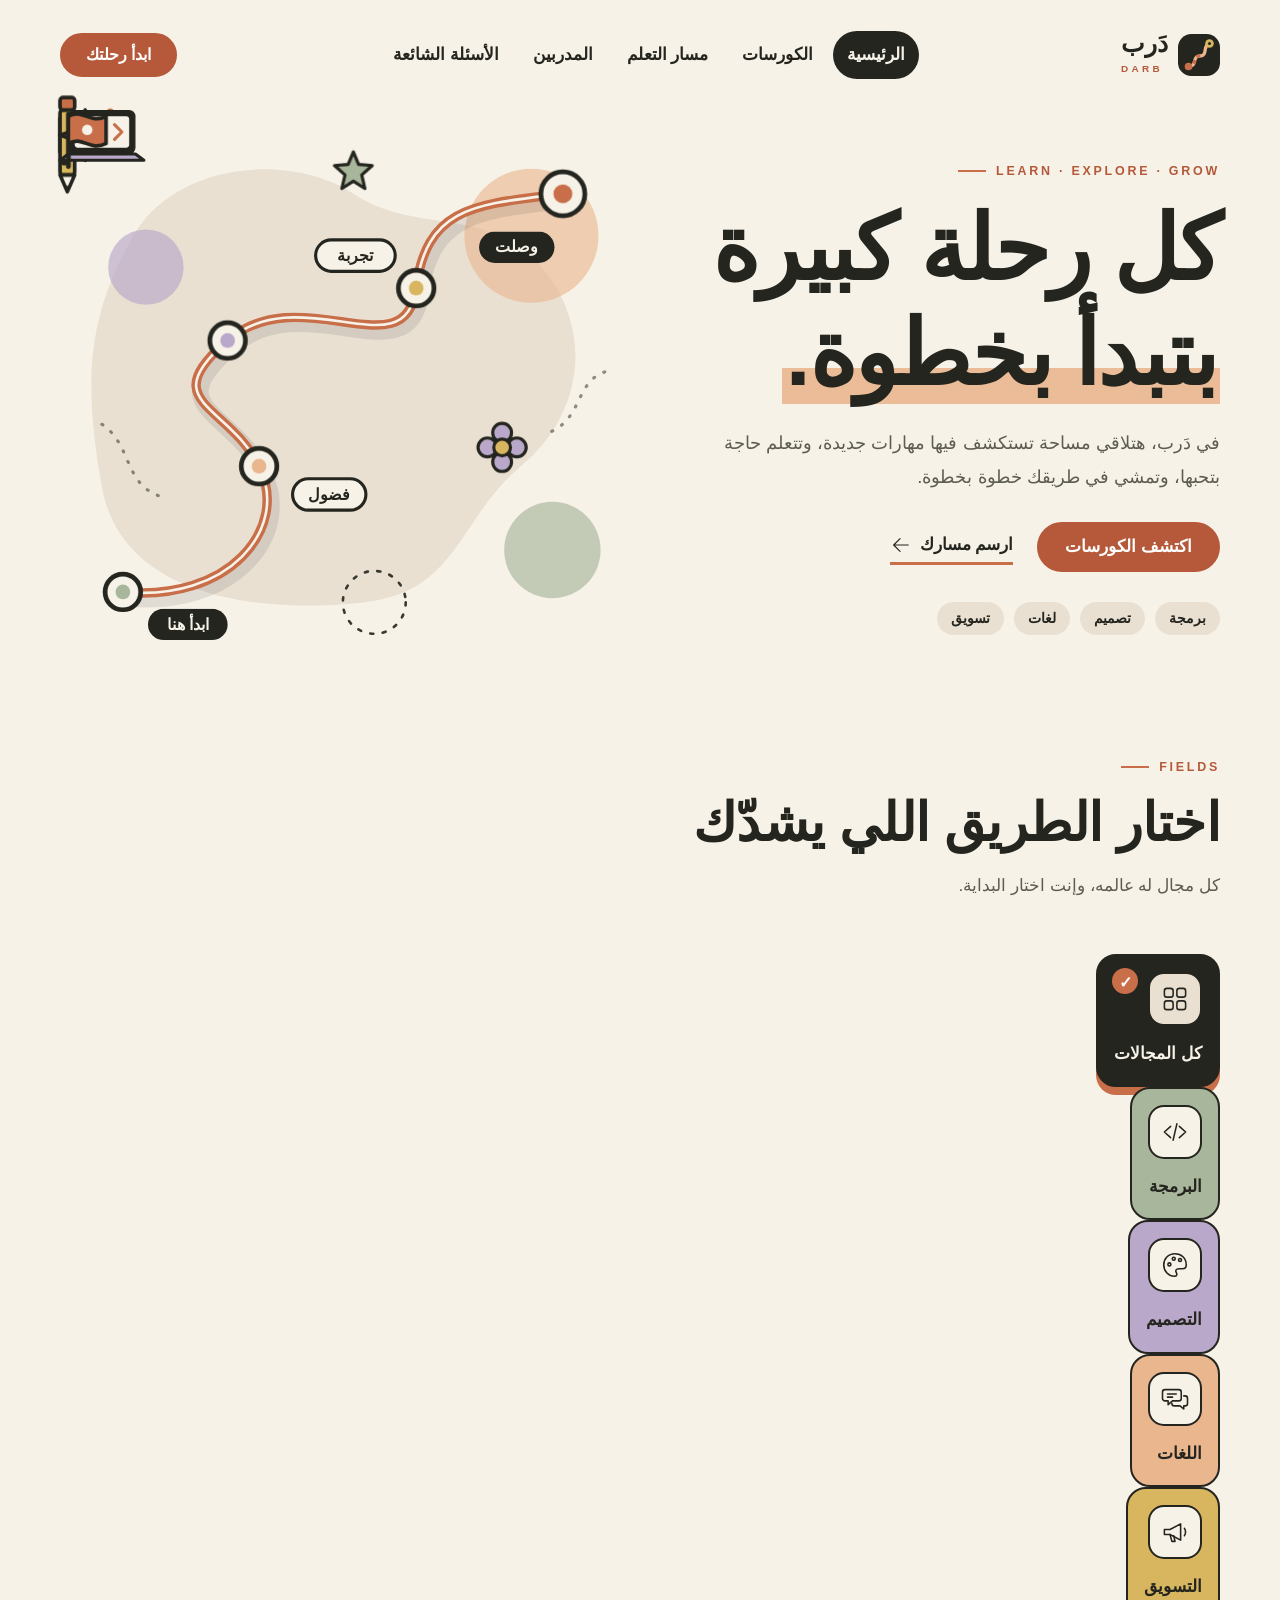
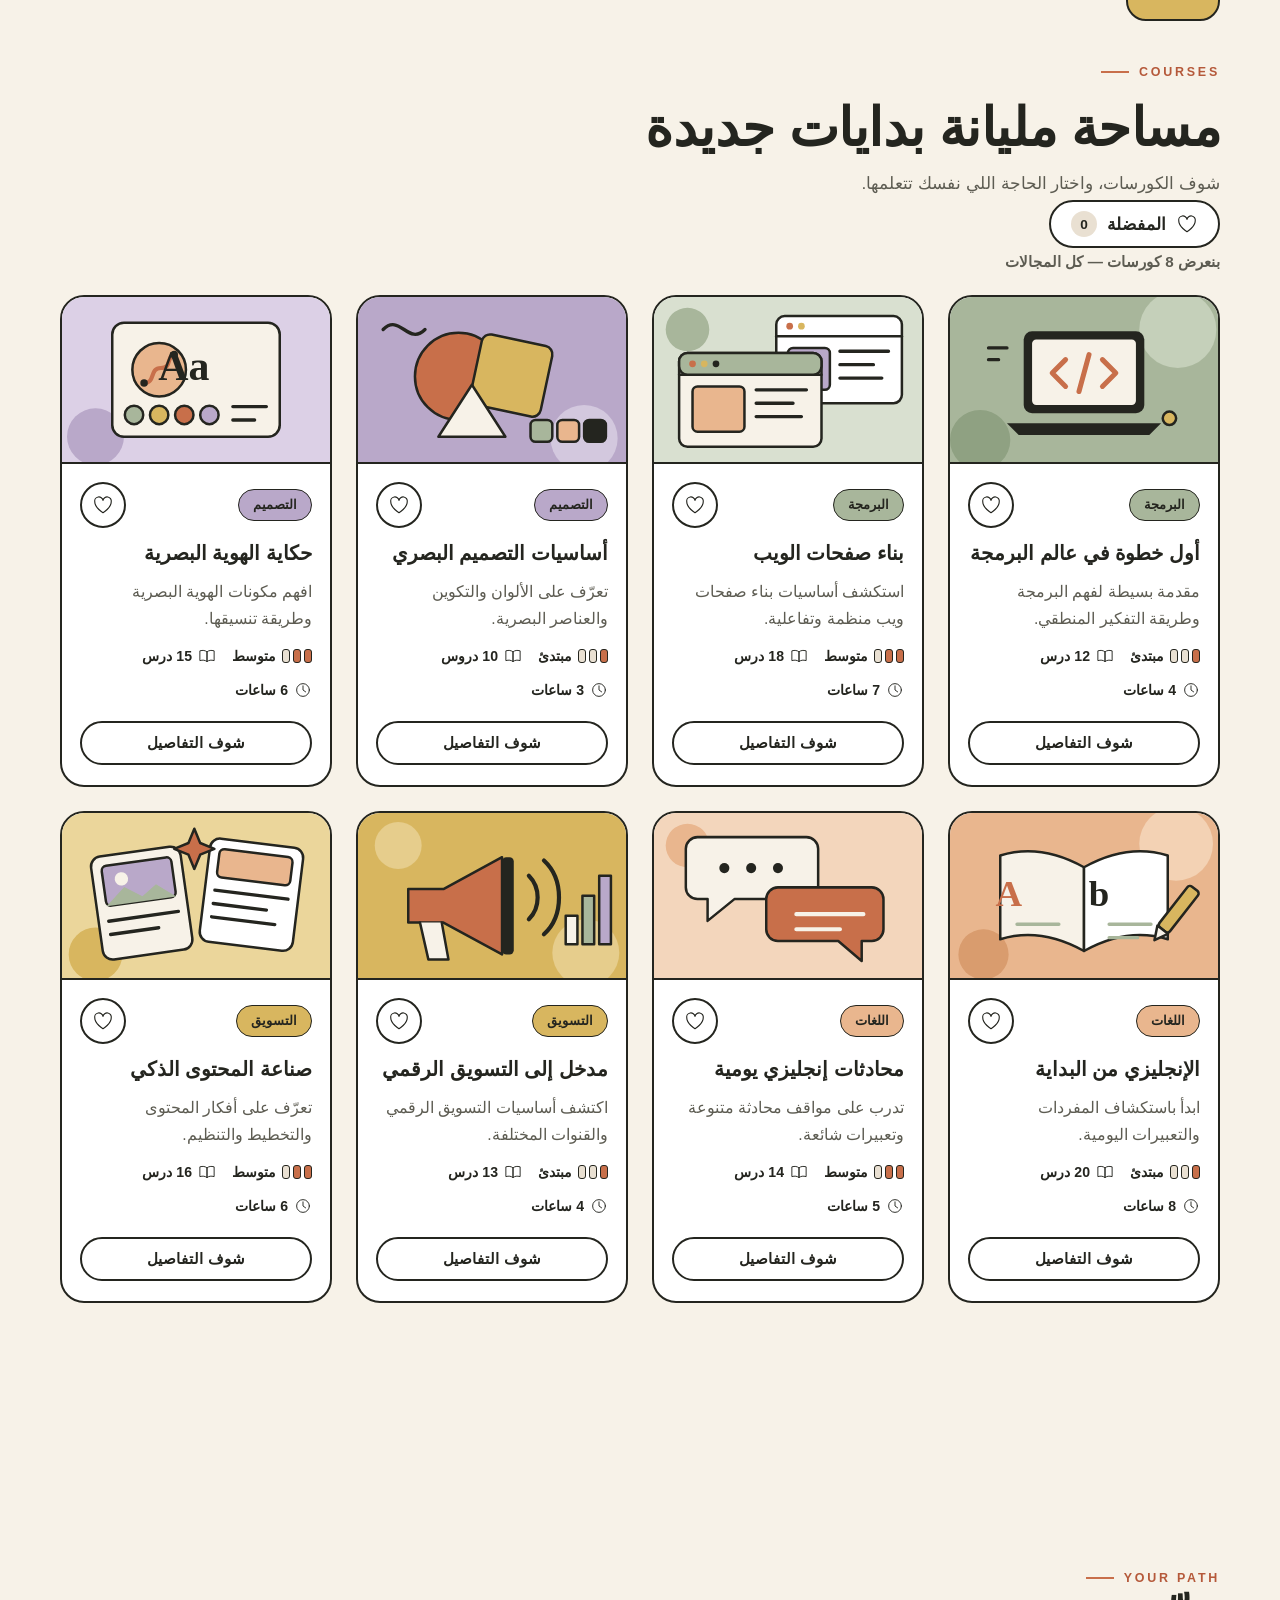
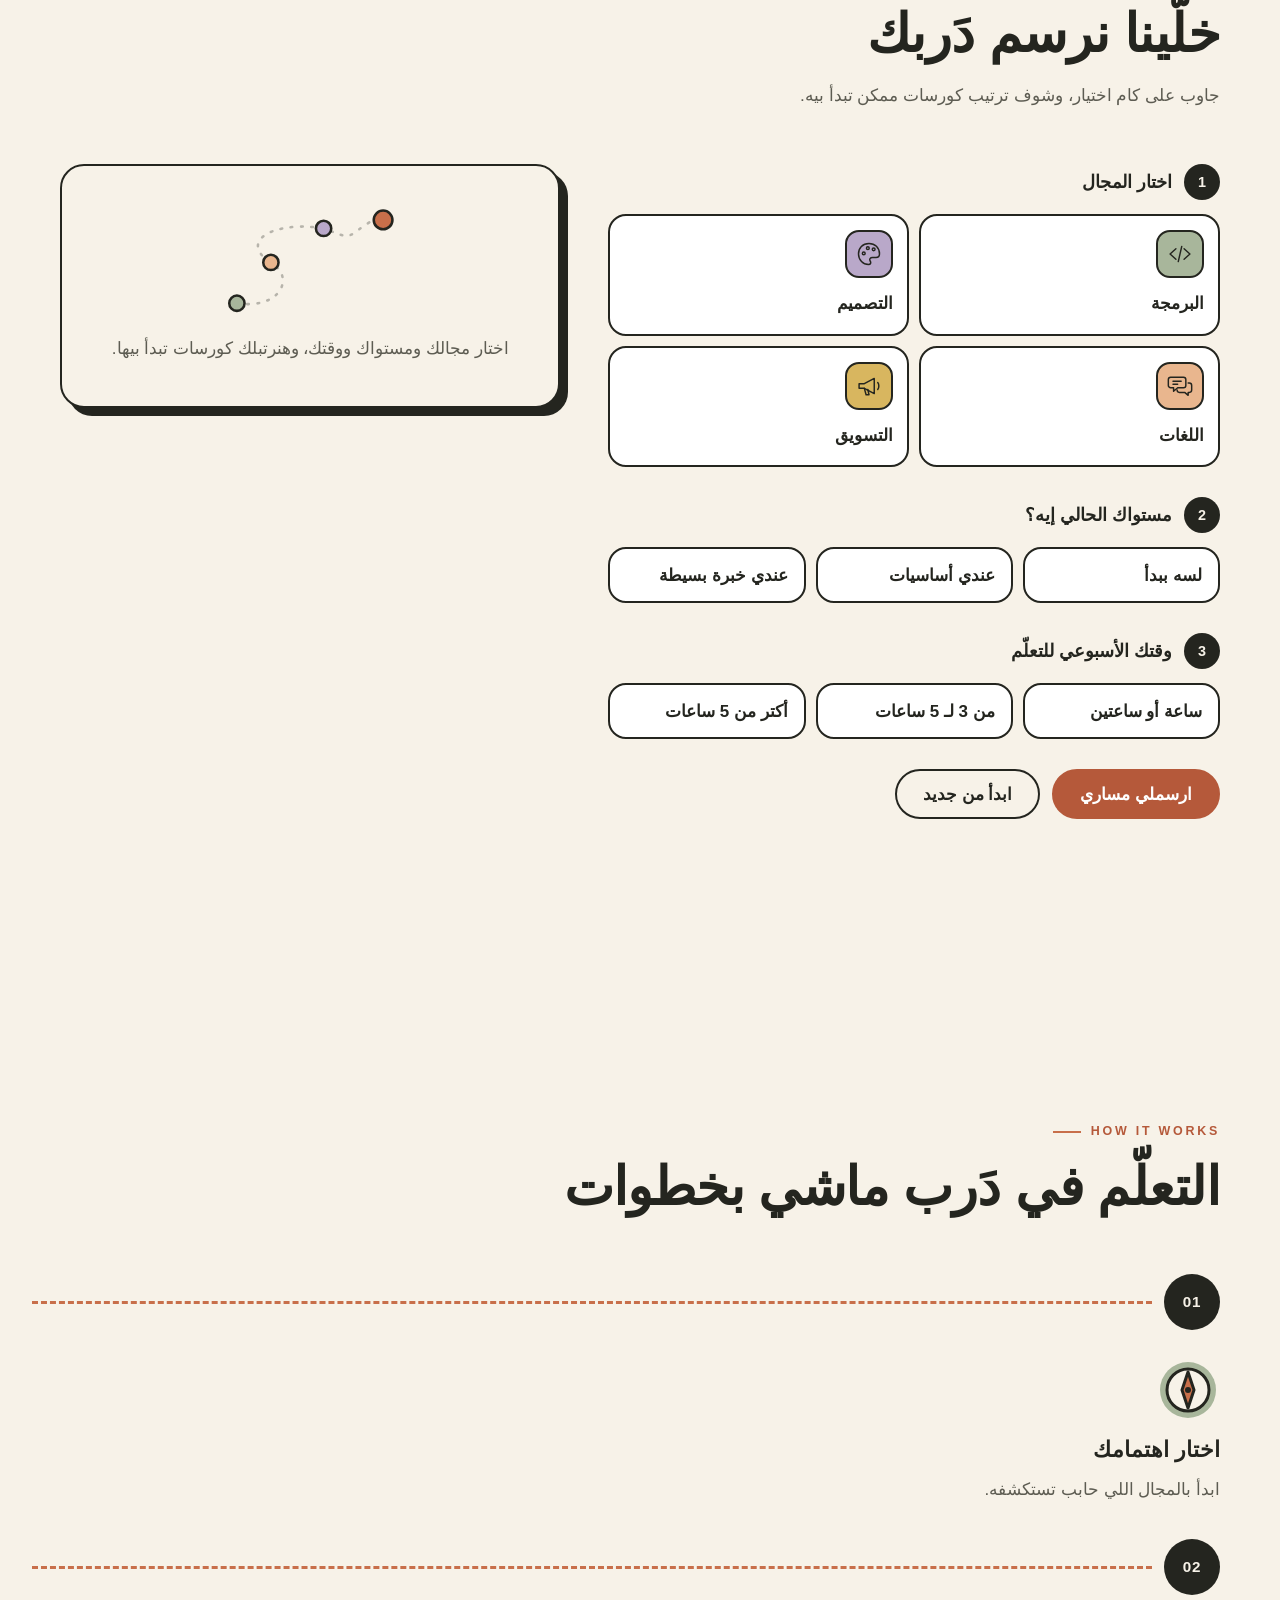
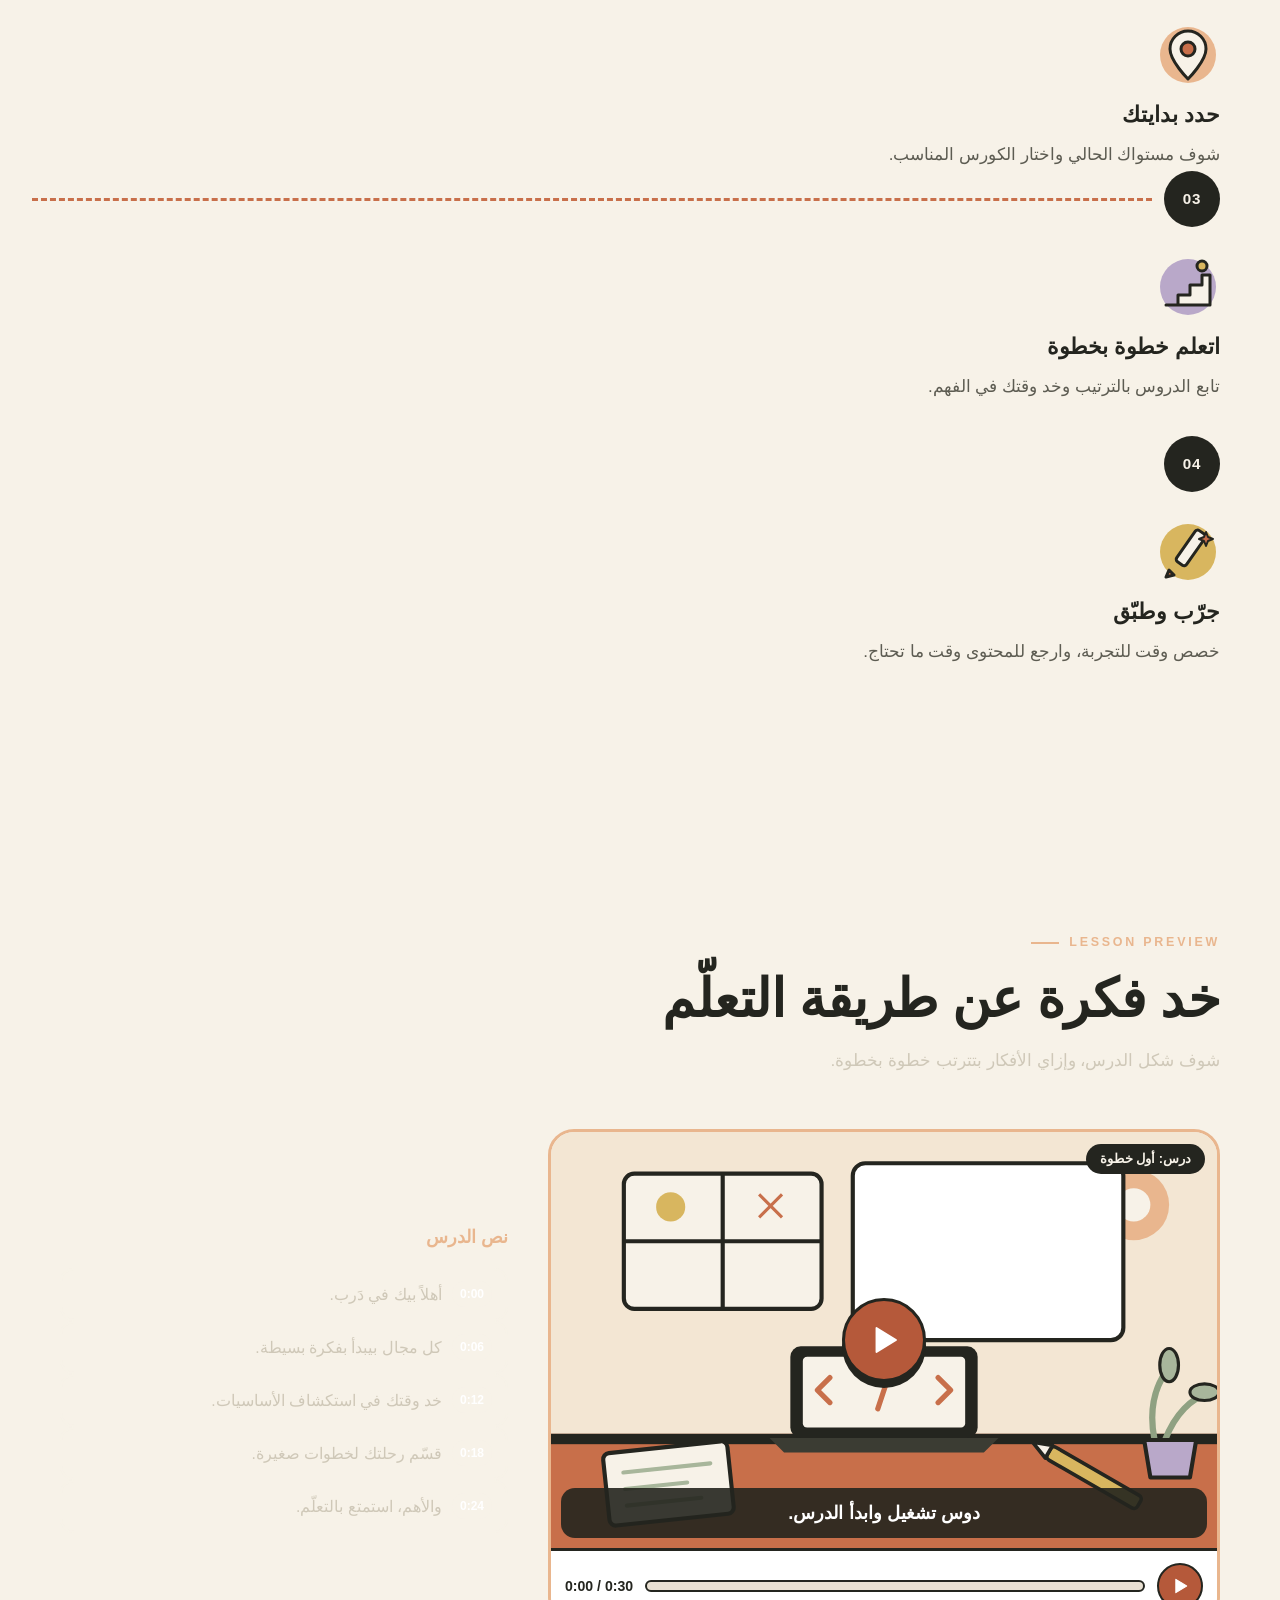
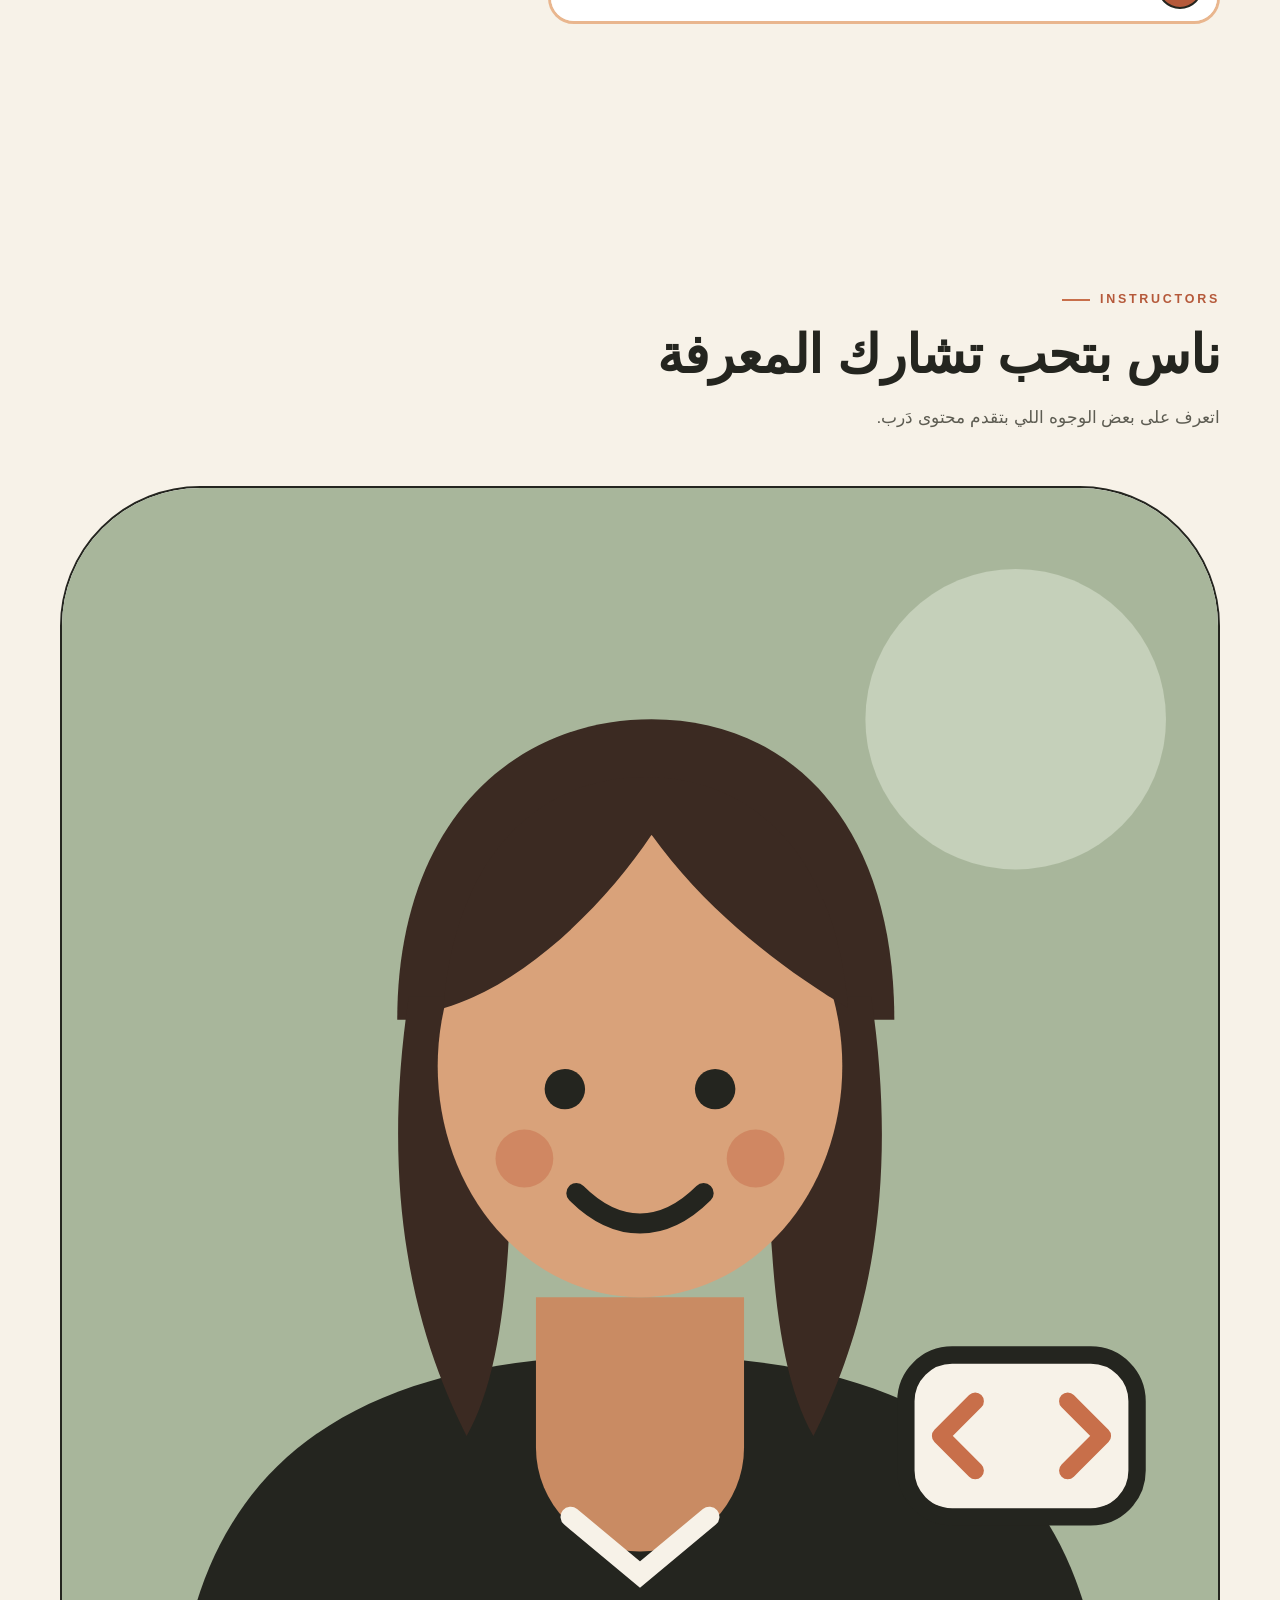
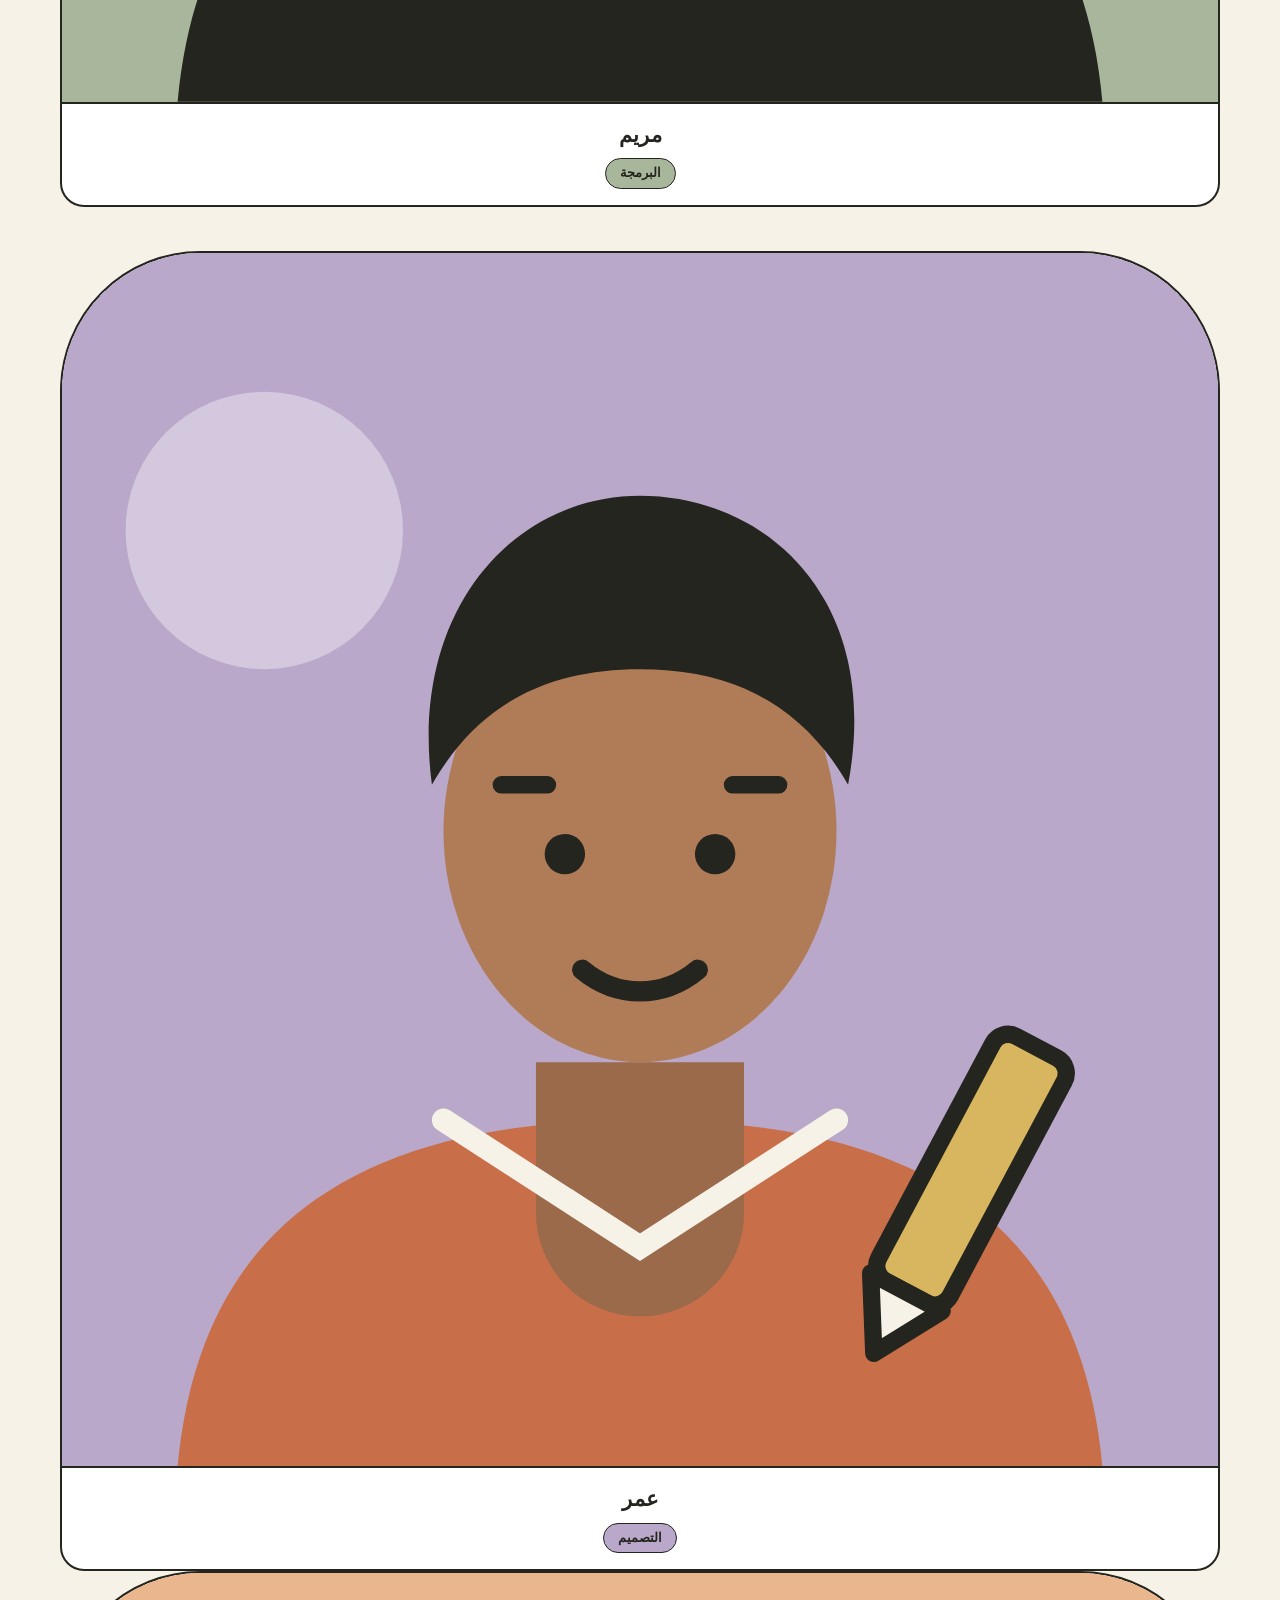
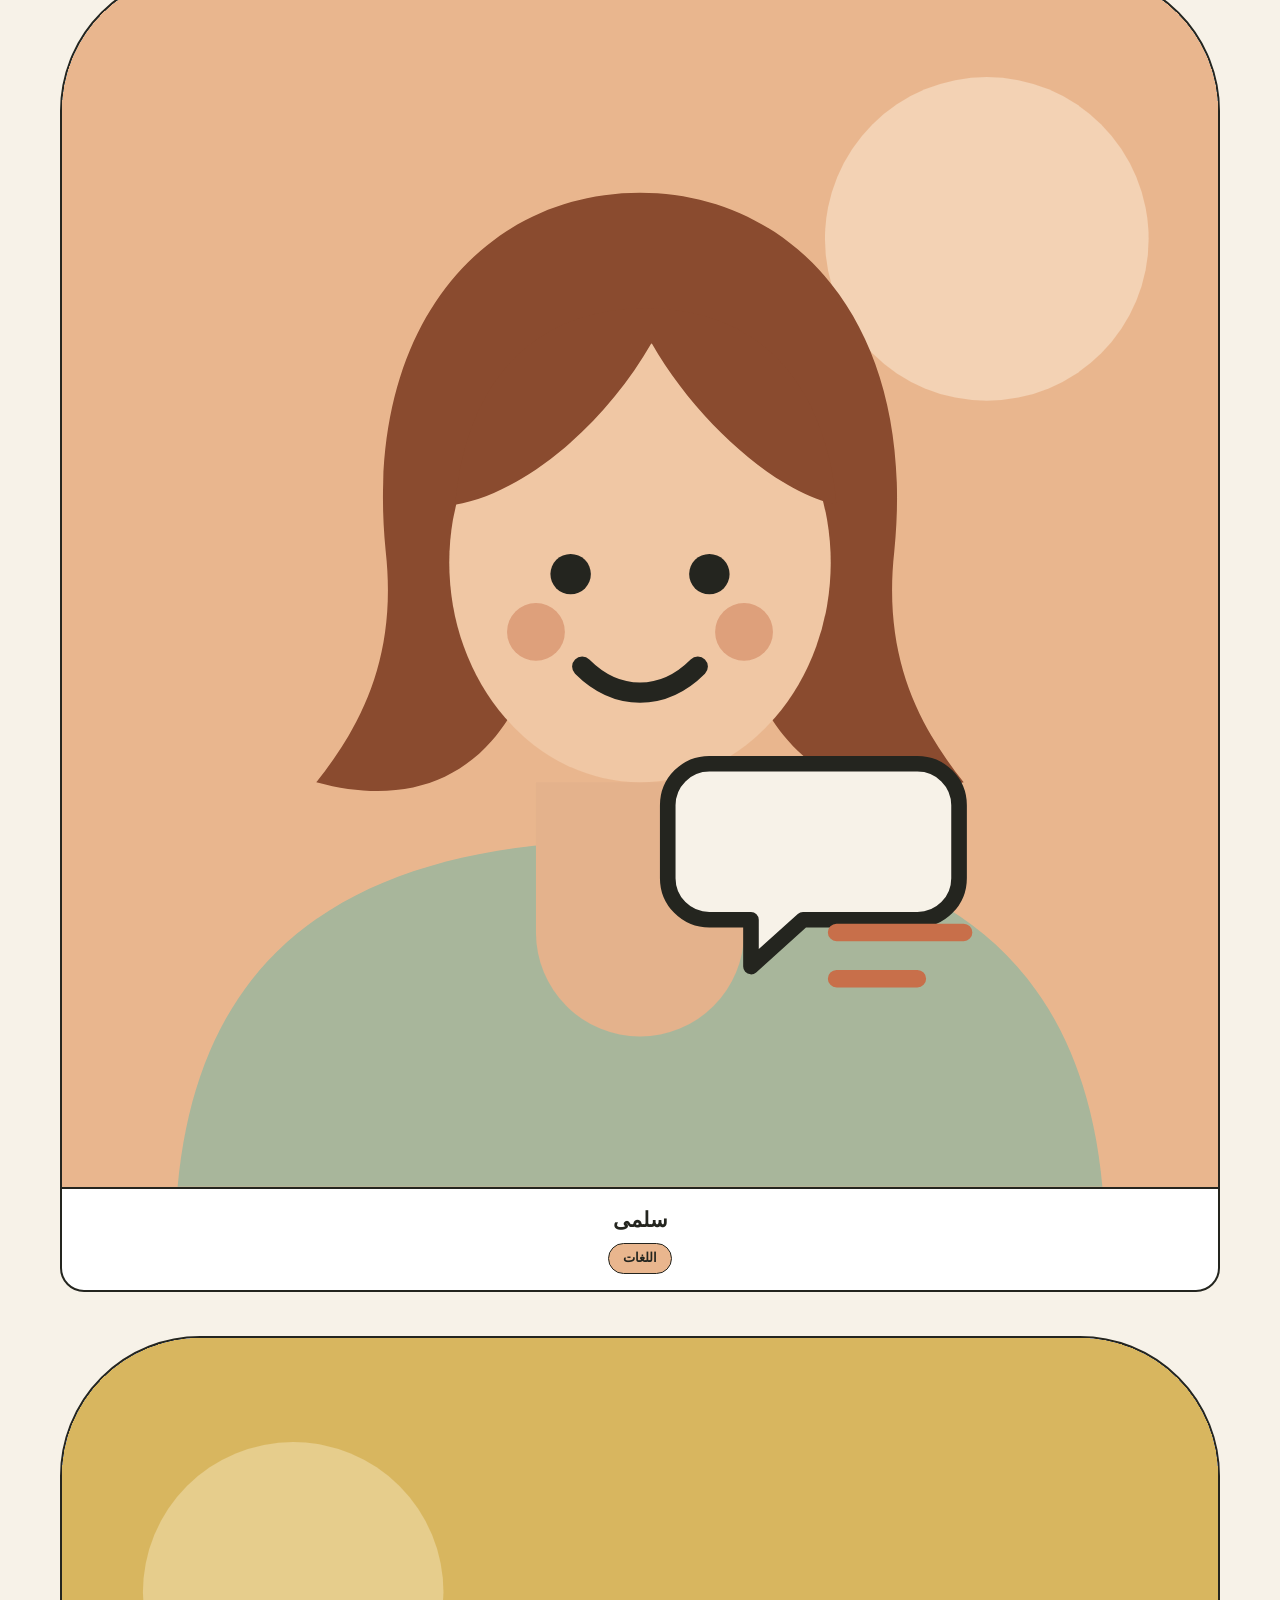
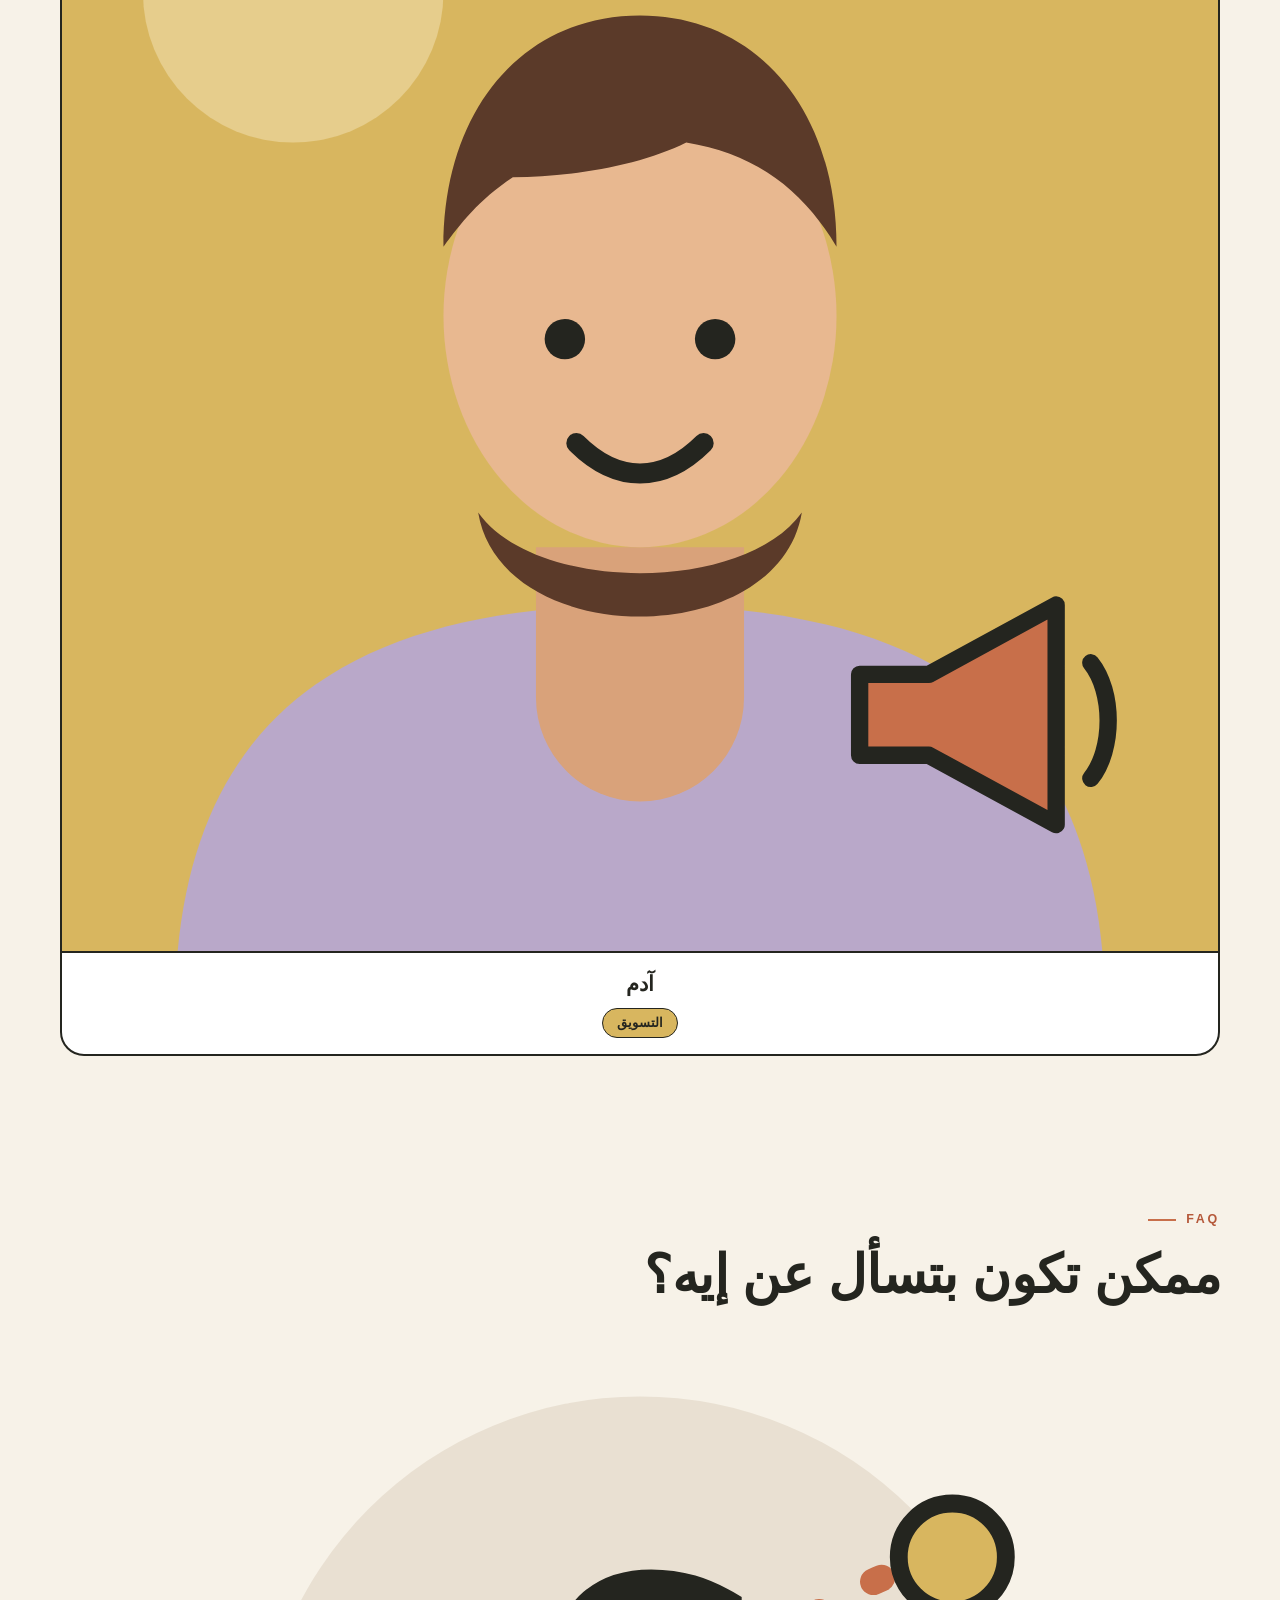
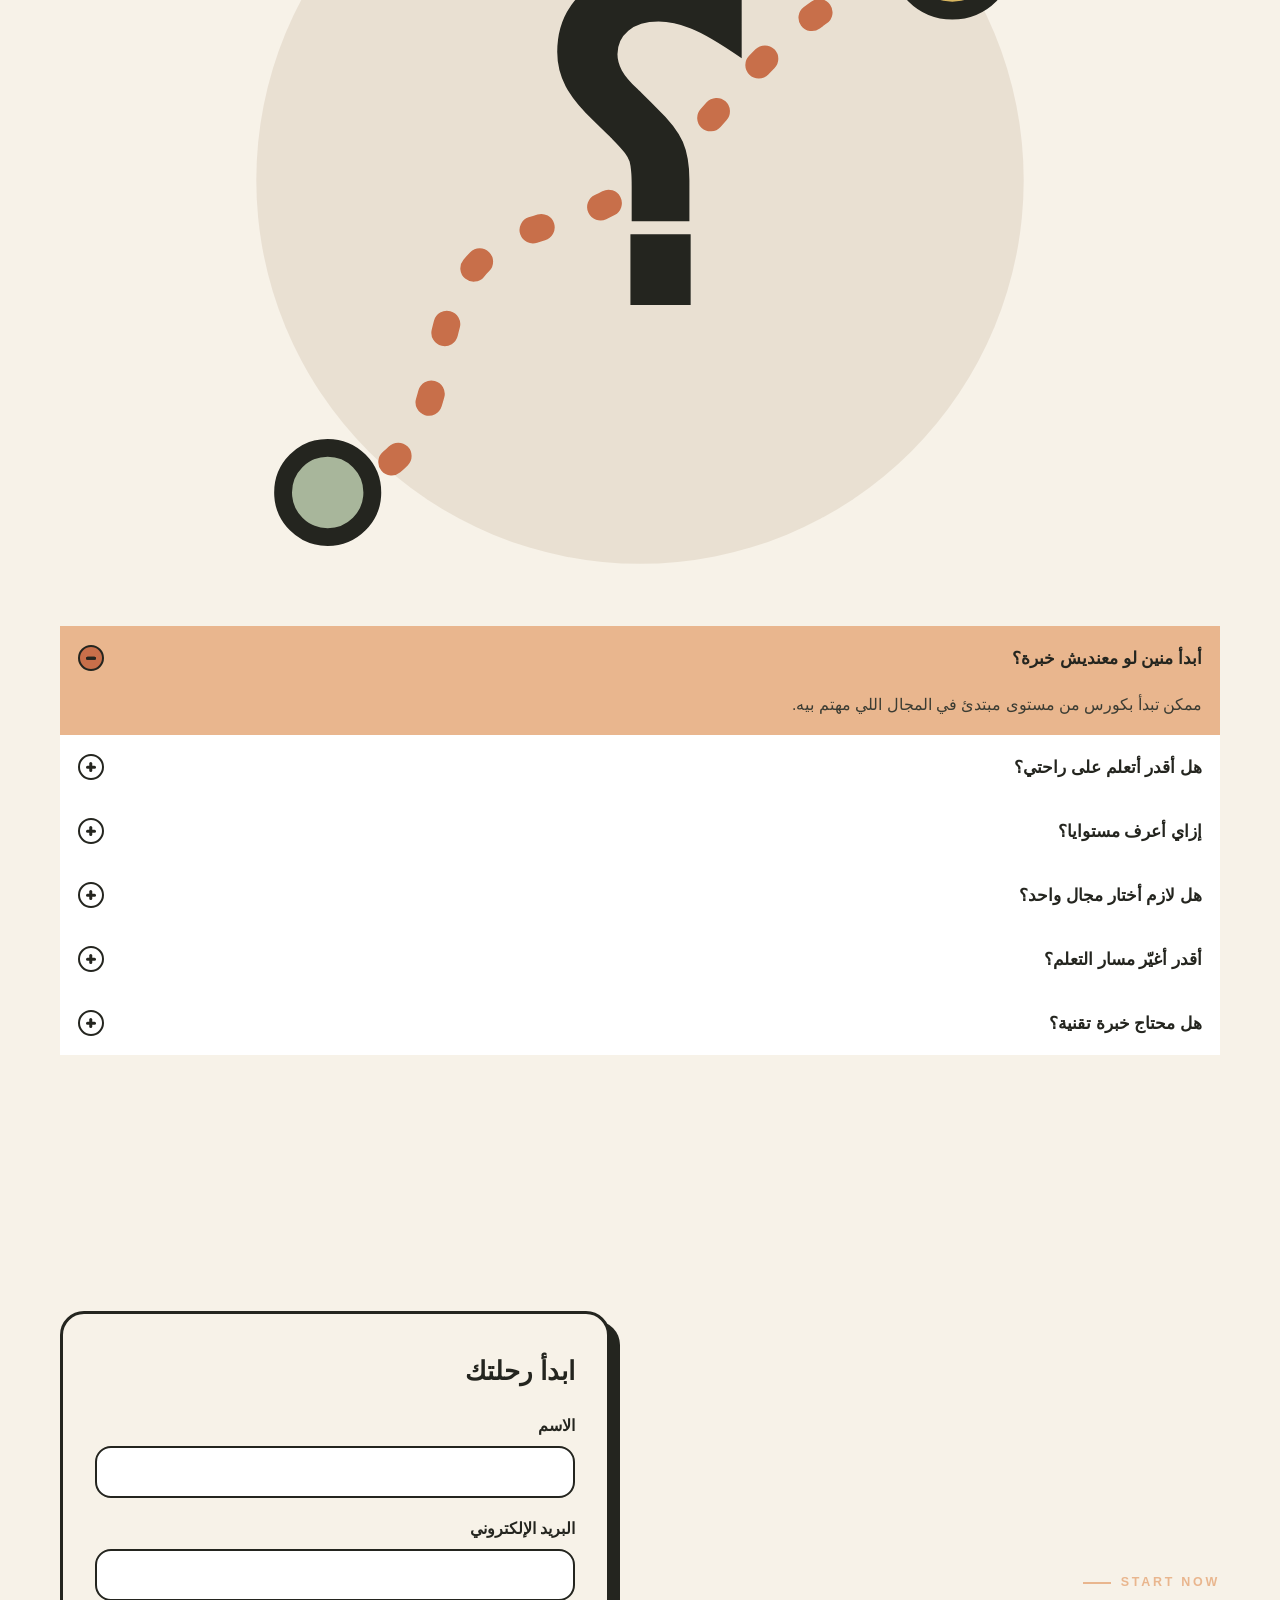
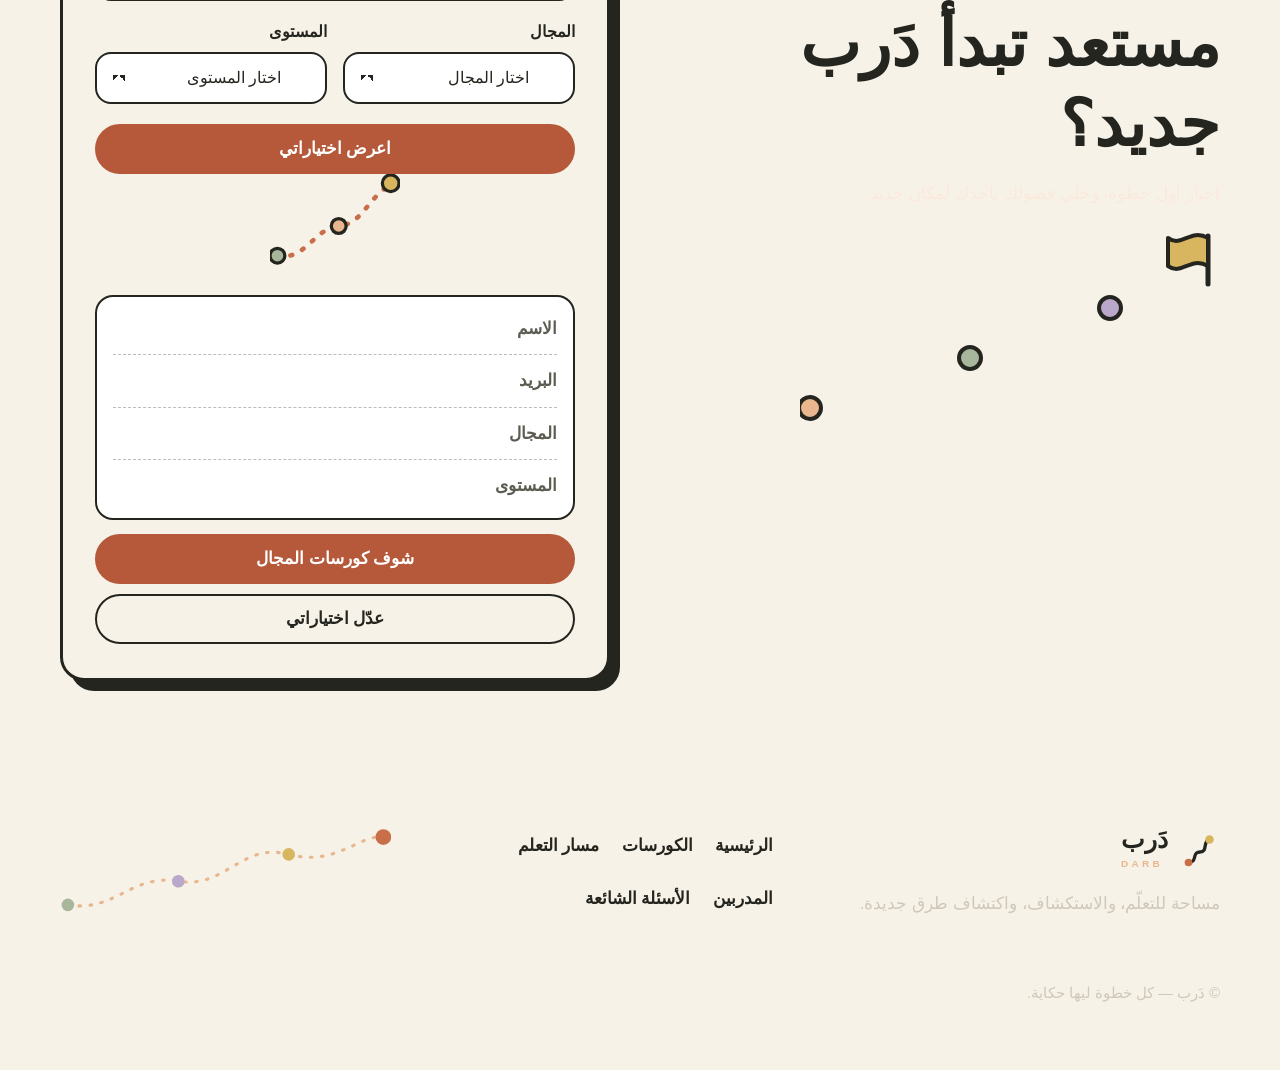
<file: darb/index.html>
<!DOCTYPE html>
<html lang="ar" dir="rtl">
<head>
<meta charset="utf-8">
<meta name="viewport" content="width=device-width, initial-scale=1">
<title>دَرب — Darb | أكاديمية تعلّم أونلاين</title>
<meta name="description" content="دَرب: مساحة للتعلّم والاستكشاف. اختار مجالك، حدد بدايتك، وامشي في طريقك خطوة بخطوة.">
<meta name="theme-color" content="#F7F2E8">
<style>
:root{--ink:#24251F;--ink2:#3B3C33;--ivory:#F7F2E8;--terra:#C86F4A;--terra-d:#B5593A;--apricot:#E9B68E;--sage:#A8B69B;--lav:#B9A8C9;--must:#D8B65F;--sand:#E9E0D2;--muted:#5D5C52;--hh:68px;--r:24px}
*{box-sizing:border-box;margin:0;padding:0}
html{scroll-behavior:smooth;-webkit-text-size-adjust:100%}
body{font-family:"Segoe UI","Tahoma","Noto Naskh Arabic","Noto Sans Arabic","Arial",sans-serif;background:var(--ivory);color:var(--ink);line-height:1.85;font-size:17px;overflow-x:clip;-webkit-font-smoothing:antialiased}
body.lock{overflow:hidden}
img,svg{display:block;max-width:100%}
button,input,select{font:inherit;color:inherit}
button{cursor:pointer}
a{color:inherit}
ul,ol{list-style:none}
:focus-visible{outline:3px solid var(--ink);outline-offset:3px;border-radius:8px}
.sr{position:absolute;width:1px;height:1px;overflow:hidden;clip:rect(0 0 0 0);white-space:nowrap}
.wrap{width:100%;max-width:1200px;margin-inline:auto;padding-inline:20px}
section{scroll-margin-top:var(--hh)}
.sec{padding-block:clamp(56px,9vw,112px)}
.ic{width:22px;height:22px;fill:none;stroke:currentColor;stroke-width:2.5;stroke-linecap:round;stroke-linejoin:round;flex:none}
.eyebrow{display:inline-flex;align-items:center;gap:10px;font-size:.78rem;font-weight:800;letter-spacing:.22em;text-transform:uppercase;color:var(--terra-d);font-family:"Segoe UI",Arial,sans-serif;direction:ltr}
.eyebrow::before{content:"";width:28px;height:2px;background:var(--terra)}
.h2{font-size:clamp(1.9rem,5.6vw,3.3rem);line-height:1.3;font-weight:800;margin-block:10px 12px;letter-spacing:-.01em}
.lead{font-size:1.08rem;color:var(--muted);max-width:34em}
.shead{margin-bottom:clamp(28px,5vw,52px)}
.btn{display:inline-flex;align-items:center;justify-content:center;gap:9px;min-height:50px;padding:0 26px;border-radius:999px;border:2px solid var(--ink);background:transparent;font-weight:800;text-decoration:none;transition:transform .25s,background .25s,color .25s,box-shadow .25s}
.btn:hover{transform:translateY(-2px);box-shadow:0 6px 0 rgba(36,37,31,.15)}
.btn:active{transform:translateY(0)}
.btn-primary{background:var(--terra-d);border-color:var(--terra-d);color:#fff}
.btn-primary:hover{background:var(--ink);border-color:var(--ink)}
.btn-ghost:hover{background:var(--ink);color:var(--ivory)}
.btn-sm{min-height:44px;padding:0 20px;font-size:.95rem}
.js .rv{opacity:0;transform:translateY(26px);transition:opacity .8s ease,transform .8s ease;transition-delay:var(--d,0s)}
.js .rv.in{opacity:1;transform:none}
 
/* header */
.hdr{position:sticky;top:0;z-index:50;height:var(--hh);background:rgba(247,242,232,.82);backdrop-filter:blur(12px);-webkit-backdrop-filter:blur(12px);border-bottom:1px solid transparent;transition:border-color .3s,background .3s}
.hdr.sc{border-color:rgba(36,37,31,.14);background:rgba(247,242,232,.95)}
.hdr .wrap{height:100%;display:flex;align-items:center;justify-content:space-between;gap:10px}
.brand{display:flex;align-items:center;gap:10px;text-decoration:none}
.brand svg{width:42px;height:42px}
.brand b{display:block;font-size:1.55rem;line-height:1;font-weight:800}
.brand small{display:block;font-size:.62rem;letter-spacing:.34em;font-weight:800;color:var(--terra-d);font-family:Arial,sans-serif;direction:ltr;text-align:start;margin-top:3px}
.nav{position:absolute;top:100%;inset-inline:0;background:var(--ivory);border-bottom:2px solid var(--ink);padding:10px 20px 20px;display:grid;gap:2px;visibility:hidden;opacity:0;transform:translateY(-10px);transition:.25s}
.nav.open{visibility:visible;opacity:1;transform:none}
.nav a{display:block;padding:12px 6px;font-weight:700;text-decoration:none;border-bottom:1px dashed rgba(36,37,31,.2);position:relative}
.nav a.act{color:var(--terra-d)}
.hdr-r{display:flex;align-items:center;gap:8px}
.burger{width:46px;height:46px;border-radius:50%;border:2px solid var(--ink);background:transparent;display:grid;place-items:center}
.burger span,.burger span::before,.burger span::after{display:block;width:18px;height:2.5px;background:var(--ink);border-radius:2px;transition:.25s;position:relative}
.burger span::before,.burger span::after{content:"";position:absolute;inset-inline-start:0}
.burger span::before{top:-6px}.burger span::after{top:6px}
.burger[aria-expanded=true] span{background:transparent}
.burger[aria-expanded=true] span::before{top:0;transform:rotate(45deg)}
.burger[aria-expanded=true] span::after{top:0;transform:rotate(-45deg)}
.hdr .btn{min-height:44px;padding:0 16px;font-size:.92rem}
@media(min-width:960px){
 .burger{display:none}
 .nav{position:static;visibility:visible;opacity:1;transform:none;background:none;border:0;padding:0;display:flex;gap:6px}
 .nav a{border:0;padding:8px 14px;border-radius:999px;transition:background .25s}
 .nav a:hover{background:var(--sand)}
 .nav a.act{background:var(--ink);color:var(--ivory)}
 .hdr .btn{padding:0 24px;font-size:1rem}
}
 
/* hero */
.hero{padding-block:clamp(28px,6vw,72px) clamp(40px,7vw,90px);position:relative}
.hero-g{display:grid;gap:28px;align-items:center}
.hero h1{font-size:clamp(2.7rem,11.5vw,5.6rem);line-height:1.18;font-weight:800;letter-spacing:-.02em;margin-block:14px 18px}
.hl{background:linear-gradient(transparent 64%,rgba(233,182,142,.9) 64%);padding-inline:4px;color:var(--ink)}
.hero p.lead{font-size:1.15rem;margin-bottom:28px}
.hero-act{display:flex;flex-wrap:wrap;align-items:center;gap:14px 24px}
.tlink{font-weight:800;text-decoration:none;border-bottom:3px solid var(--terra);padding-bottom:2px;display:inline-flex;gap:8px;align-items:center;transition:gap .25s}
.tlink:hover{gap:14px}
.hero-art{width:100%;max-width:600px;margin-inline:auto}
.hero-art svg{width:100%;height:auto;overflow:visible}
.hero-note{display:flex;gap:10px;flex-wrap:wrap;margin-top:30px}
.hero-note span{font-size:.85rem;font-weight:700;background:var(--sand);padding:4px 14px;border-radius:999px}
@media(min-width:960px){.hero-g{grid-template-columns:1fr 1.1fr;gap:40px}}
@keyframes draw{from{stroke-dashoffset:1}to{stroke-dashoffset:0}}
@keyframes pop{from{opacity:0;transform:scale(.2)}to{opacity:1;transform:scale(1)}}
@keyframes fadeUp{from{opacity:0;transform:translateY(12px)}to{opacity:1;transform:none}}
@keyframes float{0%,100%{transform:translateY(0)}50%{transform:translateY(-9px)}}
@keyframes spin{to{transform:rotate(360deg)}}
.route{stroke-dasharray:1;stroke-dashoffset:0;animation:draw 5s .4s cubic-bezier(.45,.05,.3,1) both}
.pop{transform-box:fill-box;transform-origin:center;animation:pop .7s var(--d) cubic-bezier(.2,1.5,.4,1) both}
.fadeu{animation:fadeUp .9s var(--d) ease both}
.flt{animation:float 6s ease-in-out infinite;animation-delay:var(--fd,0s)}
.spinr{transform-box:fill-box;transform-origin:center;animation:spin 40s linear infinite}
 
/* cats */
.cats{display:grid;grid-template-columns:1fr 1fr;gap:12px}
.cat{display:flex;flex-direction:column;align-items:flex-start;gap:12px;text-align:start;padding:16px;border-radius:20px;border:2px solid var(--ink);background:var(--bg,#fff);font-weight:800;position:relative;transition:transform .25s,box-shadow .25s,background .25s}
.cat:hover{transform:translateY(-4px);box-shadow:0 8px 0 rgba(36,37,31,.14)}
.cat .ci{width:54px;height:54px;border-radius:16px;background:var(--ivory);display:grid;place-items:center;border:2px solid var(--ink);transition:transform .35s}
.cat:hover .ci{transform:rotate(-8deg) scale(1.08)}
.cat .ci .ic{width:30px;height:30px}
.cat[aria-pressed=true]{background:var(--ink);color:var(--ivory);box-shadow:0 8px 0 var(--terra)}
.cat[aria-pressed=true] .ci{background:var(--bg,#fff);color:var(--ink)}
.cat[aria-pressed=true]::after{content:"✓";position:absolute;top:12px;inset-inline-end:14px;font-size:1rem;width:26px;height:26px;border-radius:50%;background:var(--terra);display:grid;place-items:center;color:#fff}
.cat.all{grid-column:1/-1;flex-direction:row;align-items:center;--bg:var(--sand)}
.c-code{--bg:var(--sage)}.c-design{--bg:var(--lav)}.c-lang{--bg:var(--apricot)}.c-mkt{--bg:var(--must)}
@media(min-width:760px){.cats{grid-template-columns:repeat(5,1fr)}.cat.all{grid-column:auto;flex-direction:column;align-items:flex-start}}
 
.chead{display:flex;flex-wrap:wrap;align-items:flex-end;justify-content:space-between;gap:18px;margin-block:clamp(48px,8vw,84px) 28px}
.favtog{display:inline-flex;align-items:center;gap:10px;min-height:48px;padding:0 20px;border-radius:999px;border:2px solid var(--ink);background:#fff;font-weight:800;transition:.25s}
.favtog .n{min-width:26px;height:26px;border-radius:13px;background:var(--sand);display:grid;place-items:center;font-size:.85rem;padding-inline:6px}
.favtog[aria-pressed=true]{background:var(--terra-d);border-color:var(--terra-d);color:#fff}
.favtog[aria-pressed=true] .n{background:#fff;color:var(--terra-d)}
.favtog[aria-pressed=true] .ic{fill:#fff}
.status{font-size:.95rem;color:var(--muted);margin-bottom:18px;font-weight:700}
.grid{display:grid;gap:22px;grid-template-columns:1fr}
@media(min-width:640px){.grid{grid-template-columns:repeat(2,1fr)}}
@media(min-width:1000px){.grid{grid-template-columns:repeat(3,1fr)}}
@media(min-width:1280px){.grid{grid-template-columns:repeat(4,1fr);gap:24px}}
.card{background:#fff;border:2px solid var(--ink);border-radius:var(--r);overflow:hidden;display:flex;flex-direction:column;transition:transform .3s,box-shadow .3s}
.js .card{animation:fadeUp .6s calc(var(--i)*.06s) ease both}
.card:hover{transform:translateY(-6px);box-shadow:8px 8px 0 var(--ink)}
.card-art{border-bottom:2px solid var(--ink);overflow:hidden;aspect-ratio:16/10}
.card-art svg{width:100%;height:100%;transition:transform .6s}
.card:hover .card-art svg{transform:scale(1.06)}
.card-body{padding:18px 18px 20px;display:flex;flex-direction:column;gap:10px;flex:1}
.card-top{display:flex;align-items:center;justify-content:space-between;gap:8px}
.tag{font-size:.8rem;font-weight:800;padding:3px 14px;border-radius:999px;border:1.5px solid var(--ink)}
.t-code{background:var(--sage)}.t-design{background:var(--lav)}.t-lang{background:var(--apricot)}.t-mkt{background:var(--must)}
.fav{width:46px;height:46px;border-radius:50%;border:2px solid var(--ink);background:#fff;display:grid;place-items:center;transition:.25s}
.fav:hover{background:var(--sand)}
.fav.on{background:var(--terra-d);border-color:var(--terra-d);color:#fff}
.fav.on .ic{fill:#fff;animation:pop .45s cubic-bezier(.2,1.6,.4,1)}
.card h3{font-size:1.28rem;line-height:1.45;font-weight:800}
.card p{color:var(--muted);font-size:.98rem;line-height:1.75}
.meta{display:flex;flex-wrap:wrap;gap:8px 16px;font-size:.88rem;font-weight:700;margin-block:4px 8px;margin-top:auto}
.meta li{display:flex;align-items:center;gap:6px}
.meta .ic{width:18px;height:18px}
.lv{display:inline-flex;gap:3px}
.lv i{width:8px;height:14px;border-radius:3px;background:var(--sand);border:1.5px solid var(--ink)}
.lv[data-l="1"] i:nth-child(1),.lv[data-l="2"] i:nth-child(-n+2),.lv[data-l="3"] i{background:var(--terra)}
.card .btn{width:100%}
.empty{text-align:center;padding:48px 20px;border:2px dashed var(--ink);border-radius:var(--r);background:var(--sand)}
.empty h3{font-size:1.4rem;margin-bottom:8px}
 
/* modal */
.ov{position:fixed;inset:0;z-index:100;background:rgba(36,37,31,.62);display:flex;align-items:center;justify-content:center;padding:16px;animation:ovin .25s ease both}
.ov[hidden]{display:none}
.ov.closing{animation:ovout .22s ease both}
@keyframes ovin{from{opacity:0}to{opacity:1}}
@keyframes ovout{from{opacity:1}to{opacity:0}}
@keyframes mdin{from{opacity:0;transform:translateY(30px) scale(.96)}to{opacity:1;transform:none}}
@keyframes mdout{to{opacity:0;transform:translateY(20px) scale(.97)}}
.dlg{background:var(--ivory);border:2px solid var(--ink);border-radius:28px;width:100%;max-width:900px;max-height:calc(100dvh - 32px);overflow-y:auto;overscroll-behavior:contain;position:relative;animation:mdin .35s cubic-bezier(.2,.9,.3,1) both}
.ov.closing .dlg{animation:mdout .22s ease both}
.dlg-x{position:absolute;top:12px;inset-inline-start:12px;z-index:3;width:46px;height:46px;border-radius:50%;border:2px solid var(--ink);background:var(--ivory);display:grid;place-items:center;transition:.25s}
.dlg-x:hover{background:var(--ink);color:var(--ivory);transform:rotate(90deg)}
.dlg-art{border-bottom:2px solid var(--ink);aspect-ratio:16/8}
.dlg-art svg{width:100%;height:100%}
.dlg-b{padding:22px 20px 26px;display:grid;gap:18px}
.dlg h2{font-size:clamp(1.5rem,5vw,2.2rem);line-height:1.35;font-weight:800}
.chips{display:flex;flex-wrap:wrap;gap:8px}
.chips li{display:flex;align-items:center;gap:7px;padding:4px 14px;border-radius:999px;background:#fff;border:1.5px solid var(--ink);font-size:.88rem;font-weight:700}
.chips .ic{width:17px;height:17px}
.dlg h4{font-size:1.05rem;font-weight:800;margin-bottom:8px}
.goals li{position:relative;padding-inline-start:30px;margin-bottom:6px;color:var(--ink2)}
.goals li::before{content:"";position:absolute;inset-inline-start:0;top:.55em;width:16px;height:16px;border-radius:50% 50% 50% 4px;background:var(--terra)}
.dlg .btn{width:100%}
@media(min-width:820px){
 .dlg{display:grid;grid-template-columns:.85fr 1.15fr}
 .dlg-art{aspect-ratio:auto;height:100%;min-height:340px;border-bottom:0;border-inline-end:2px solid var(--ink)}
 .dlg-art svg{position:sticky;top:0}
 .dlg-b{padding:56px 34px 30px}
}
 
/* accordion */
.acc-item{border:2px solid var(--ink);border-radius:18px;background:#fff;margin-bottom:10px;overflow:hidden;transition:background .3s}
.acc-item.open{background:var(--sand)}
.acc-btn{width:100%;background:none;border:0;display:flex;align-items:center;justify-content:space-between;gap:14px;text-align:start;padding:14px 16px;min-height:56px;font-weight:800;font-size:1.02rem}
.acc-btn .u{display:flex;align-items:center;gap:12px}
.acc-btn .un{width:32px;height:32px;border-radius:50%;background:var(--ink);color:var(--ivory);display:grid;place-items:center;font-size:.8rem;flex:none}
.pm{width:26px;height:26px;position:relative;flex:none;border-radius:50%;border:2px solid var(--ink)}
.pm::before,.pm::after{content:"";position:absolute;top:50%;left:50%;width:10px;height:2.5px;background:var(--ink);border-radius:2px;transform:translate(-50%,-50%);transition:transform .3s}
.pm::after{transform:translate(-50%,-50%) rotate(90deg)}
.acc-item.open .pm::after{transform:translate(-50%,-50%) rotate(0)}
.acc-item.open .pm{background:var(--terra);border-color:var(--ink)}
.acc-p{display:grid;grid-template-rows:0fr;transition:grid-template-rows .35s ease}
.acc-item.open .acc-p{grid-template-rows:1fr}
.acc-p>div{overflow:hidden}
.acc-p p{padding:0 18px 16px;color:var(--ink2);font-size:.98rem}
 
/* builder */
.builder{background:var(--sand);border-block:2px solid var(--ink);position:relative;overflow:hidden}
.bgrid{display:grid;gap:30px}
.bsteps{display:grid;gap:30px}
.step-t{display:flex;align-items:center;gap:12px;font-weight:800;font-size:1.12rem;margin-bottom:14px}
.step-t b{width:36px;height:36px;border-radius:50%;background:var(--ink);color:var(--ivory);display:grid;place-items:center;font-size:.9rem;flex:none}
.opts{display:grid;gap:10px}
.opts.f4{grid-template-columns:1fr 1fr}
.opt{display:block;position:relative}
.opt input{position:absolute;opacity:0;inset:0;width:100%;height:100%;cursor:pointer;margin:0;z-index:2}
.opt span{display:flex;align-items:center;gap:12px;min-height:56px;padding:10px 16px;background:#fff;border:2px solid var(--ink);border-radius:18px;font-weight:700;transition:.25s}
.opt:hover span{transform:translateY(-2px);box-shadow:0 5px 0 rgba(36,37,31,.14)}
.opt input:checked+span{background:var(--ink);color:var(--ivory);box-shadow:0 5px 0 var(--terra)}
.opt input:focus-visible+span{outline:3px solid var(--terra-d);outline-offset:3px}
.opts.f4 .opt span{flex-direction:column;align-items:flex-start;padding:14px;gap:10px}
.opts.f4 .ci{width:48px;height:48px;border-radius:14px;border:2px solid var(--ink);background:var(--bg);display:grid;place-items:center;color:var(--ink)}
.opts.f4 .ci .ic{width:28px;height:28px}
.bact{display:flex;flex-wrap:wrap;gap:12px;align-items:center}
.msg{font-weight:700;color:var(--terra-d);min-height:1.6em;margin-top:10px}
.result{background:var(--ivory);border:2px solid var(--ink);border-radius:var(--r);padding:22px 18px;box-shadow:8px 8px 0 var(--ink);align-self:start}
.result .ph{display:grid;place-items:center;text-align:center;gap:14px;padding:20px 6px;color:var(--muted)}
.result .ph svg{width:170px;height:auto}
.rintro{font-weight:700;margin-bottom:20px}
.path{position:relative;display:grid;gap:18px}
.pi{position:relative;display:grid;grid-template-columns:auto 1fr;gap:14px;animation:fadeUp .6s calc(var(--k)*.25s) ease both}
.pn{width:48px;height:48px;border-radius:50%;background:var(--terra-d);color:#fff;border:2px solid var(--ink);display:grid;place-items:center;font-weight:800;position:relative;z-index:1}
.pi:not(:last-child)::before{content:"";position:absolute;inset-inline-start:23px;top:48px;bottom:-18px;border-inline-start:3px dotted var(--ink)}
.pc{background:#fff;border:2px solid var(--ink);border-radius:18px;padding:14px 16px;display:grid;gap:8px}
.pc h3{font-size:1.1rem;line-height:1.5}
.pc .note{font-size:.85rem;font-weight:800;color:var(--terra-d)}
.pc .meta{margin:0}
.pc .btn{justify-self:start}
.fine{font-size:.9rem;color:var(--muted);margin-top:20px;padding-top:14px;border-top:2px dashed rgba(36,37,31,.3)}
@media(min-width:960px){.bgrid{grid-template-columns:1.1fr .9fr;gap:48px}.result{position:sticky;top:calc(var(--hh) + 20px)}}
@media(min-width:640px){.opts.f3{grid-template-columns:repeat(3,1fr)}}
 
/* timeline */
.steps{display:grid;gap:0}
.step{position:relative;padding-inline-start:84px;padding-bottom:42px;min-height:96px}
.step:last-child{padding-bottom:0}
.step::before{content:"";position:absolute;inset-inline-start:27px;top:60px;bottom:6px;border-inline-start:3px dashed var(--terra)}
.step:last-child::before{display:none}
.snum{position:absolute;inset-inline-start:0;top:0;width:56px;height:56px;border-radius:50%;background:var(--ink);color:var(--ivory);display:grid;place-items:center;font-weight:800;font-size:.95rem;letter-spacing:.06em;font-family:Arial,sans-serif;transition:transform .4s,background .4s}
.step:hover .snum{transform:scale(1.1) rotate(-8deg);background:var(--terra-d)}
.sym{width:64px;height:64px;margin-bottom:8px}
.step h3{font-size:1.35rem;font-weight:800;margin-bottom:4px}
.step p{color:var(--muted)}
@media(min-width:900px){
 .steps{grid-template-columns:repeat(4,1fr);gap:28px}
 .step{padding:84px 0 0;min-height:0}
 .step::before{inset-inline-start:68px;inset-inline-end:-28px;top:27px;bottom:auto;height:0;border-inline-start:0;border-top:3px dashed var(--terra)}
 .step:nth-child(even){margin-top:34px}
}
 
/* player */
.psec{background:var(--ink);color:var(--ivory);border-radius:clamp(28px,5vw,56px);margin-inline:clamp(0px,1.5vw,20px)}
.psec .eyebrow{color:var(--apricot)}
.psec .eyebrow::before{background:var(--apricot)}
.psec .lead{color:#CFC8B8}
.pg{display:grid;gap:24px}
.player{background:var(--ivory);color:var(--ink);border-radius:26px;border:3px solid var(--apricot);overflow:hidden}
.stage{position:relative;aspect-ratio:16/10;background:#F3E6D3}
.stage>svg{width:100%;height:100%}
.pttl{position:absolute;top:12px;inset-inline-start:12px;background:var(--ink);color:var(--ivory);padding:3px 14px;border-radius:999px;font-size:.8rem;font-weight:800;z-index:2}
.bigp{position:absolute;inset:0;margin:auto;width:84px;height:84px;border-radius:50%;border:3px solid var(--ink);background:var(--terra-d);color:#fff;display:grid;place-items:center;transition:transform .3s,opacity .3s,background .3s;z-index:2;box-shadow:0 6px 0 var(--ink)}
.bigp:hover{transform:scale(1.08)}
.bigp .ic{width:36px;height:36px;fill:currentColor;stroke:currentColor}
.player.playing .bigp{opacity:0;pointer-events:none}
.player.playing .stage:hover .bigp,.player.playing .stage:focus-within .bigp{opacity:.9;pointer-events:auto}
.sub{position:absolute;inset-inline:10px;bottom:10px;background:rgba(36,37,31,.9);color:#fff;border-radius:14px;padding:8px 14px;text-align:center;font-weight:700;font-size:clamp(.9rem,3.4vw,1.15rem);min-height:44px;display:grid;place-items:center;z-index:2}
.ctrl{display:flex;align-items:center;gap:12px;padding:12px 14px;border-top:3px solid var(--ink);background:#fff}
.sp{width:46px;height:46px;border-radius:50%;border:2px solid var(--ink);background:var(--terra-d);color:#fff;display:grid;place-items:center;flex:none}
.sp .ic{fill:currentColor;stroke:currentColor;width:20px;height:20px}
.bar{flex:1;height:30px;display:flex;align-items:center;cursor:pointer;touch-action:none}
.bar>div{width:100%;height:12px;border-radius:6px;background:var(--sand);border:2px solid var(--ink);overflow:hidden;position:relative}
.bar i{display:block;height:100%;width:0;background:var(--terra);border-radius:0}
.tm{font-family:Arial,sans-serif;font-weight:700;font-size:.88rem;direction:ltr;white-space:nowrap}
.tr{display:grid;gap:8px;align-content:start}
.tr h3{font-size:1.1rem;margin-bottom:6px;color:var(--apricot)}
.tr li{padding:10px 14px;border-radius:14px;border:2px solid rgba(247,242,232,.25);color:#CFC8B8;transition:.3s;display:flex;gap:10px;align-items:center;font-size:.98rem}
.tr li b{font-family:Arial,sans-serif;font-size:.75rem;background:rgba(247,242,232,.15);padding:2px 8px;border-radius:999px;color:#fff}
.tr li.cur{background:var(--apricot);color:var(--ink);border-color:var(--apricot);font-weight:800}
.tr li.cur b{background:var(--ink)}
.pcard{opacity:0;transform:translateY(10px) scale(.9);transition:.6s;transform-box:fill-box;transform-origin:center}
.pcard.on{opacity:1;transform:none}
@media(min-width:960px){.pg{grid-template-columns:1.5fr 1fr;gap:40px;align-items:center}}
 
/* instructors */
.ins{display:grid;grid-template-columns:1fr 1fr;gap:14px}
.ic-card{background:#fff;border:2px solid var(--ink);border-radius:var(--r);overflow:hidden;text-align:center;transition:transform .3s,box-shadow .3s}
.ic-card:hover{transform:translateY(-6px);box-shadow:6px 6px 0 var(--ink)}
.ic-card svg{width:100%;height:auto;border-bottom:2px solid var(--ink)}
.ic-card div{padding:12px 8px 16px}
.ic-card h3{font-size:1.3rem;font-weight:800}
.ic-card span{display:inline-block;margin-top:4px;font-size:.82rem;font-weight:800;padding:2px 14px;border-radius:999px;border:1.5px solid var(--ink)}
@media(min-width:900px){.ins{grid-template-columns:repeat(4,1fr);gap:24px}.ins .ic-card:nth-child(even){margin-top:44px}.ic-card{border-radius:140px 140px var(--r) var(--r)}}
 
/* faq */
.faqg{display:grid;gap:30px}
.faq .acc-item{background:#fff}
.faq .acc-item.open{background:var(--apricot)}
.faq .acc-btn{font-size:1.05rem;padding:16px 18px;min-height:64px}
.faqart{display:none}
@media(min-width:960px){.faqg{grid-template-columns:.8fr 1.2fr;gap:56px;align-items:start}.faqart{display:block;position:sticky;top:calc(var(--hh) + 30px)}}
 
/* cta */
.cta{background:var(--terra-d);color:#fff;position:relative;overflow:hidden;border-radius:clamp(28px,5vw,56px) clamp(28px,5vw,56px) 0 0}
.cta .eyebrow{color:var(--apricot)}
.cta .eyebrow::before{background:var(--apricot)}
.cta .lead{color:#FBE9DB}
.cg{display:grid;gap:36px;position:relative;z-index:1}
.cta h2{font-size:clamp(2.1rem,7vw,4rem);line-height:1.25;font-weight:800;margin-block:10px 14px}
.cta-art{width:100%;max-width:420px;margin-top:18px}
.fcard{background:var(--ivory);color:var(--ink);border:3px solid var(--ink);border-radius:var(--r);padding:24px 20px;box-shadow:10px 10px 0 var(--ink)}
.fcard h3{font-size:1.6rem;font-weight:800;margin-bottom:16px}
.fld{margin-bottom:16px}
.fld label{display:block;font-weight:800;margin-bottom:6px;font-size:.98rem}
.fld input,.fld select{width:100%;min-height:52px;border:2px solid var(--ink);border-radius:16px;padding:0 16px;background:#fff;font-size:1rem;outline:none;transition:.2s}
.fld select{appearance:none;-webkit-appearance:none;background-image:linear-gradient(45deg,transparent 50%,var(--ink) 50%),linear-gradient(135deg,var(--ink) 50%,transparent 50%);background-position:calc(0% + 22px) 50%,calc(0% + 16px) 50%;background-size:6px 6px;background-repeat:no-repeat;padding-inline-start:44px}
.fld input:focus,.fld select:focus{border-color:var(--terra-d);box-shadow:0 0 0 4px rgba(200,111,74,.25)}
.fld [aria-invalid=true]{border-color:#B3261E;background:#FFF4F2}
.err{display:block;color:#B3261E;font-weight:700;font-size:.88rem;min-height:0;margin-top:4px}
.frow{display:grid;gap:0}
.fcard .btn{width:100%}
.conf{text-align:center;display:grid;gap:14px;justify-items:center}
.conf svg{width:130px;height:auto}
.conf .msgb{font-size:1.15rem;font-weight:700;line-height:1.8}
.dl{width:100%;text-align:start;background:#fff;border:2px solid var(--ink);border-radius:18px;padding:6px 16px}
.dl div{display:flex;justify-content:space-between;gap:12px;padding:10px 0;border-bottom:1px dashed rgba(36,37,31,.3)}
.dl div:last-child{border:0}
.dl dt{color:var(--muted);font-weight:700}
.dl dd{font-weight:800;word-break:break-all;text-align:end}
.cbtn{display:grid;gap:10px;width:100%}
@media(min-width:960px){.cg{grid-template-columns:1fr 1fr;gap:60px;align-items:center}.fcard{padding:34px 32px}.frow{grid-template-columns:1fr 1fr;gap:16px}}
 
/* footer */
.ftr{background:var(--ink);color:var(--ivory);padding-block:clamp(44px,7vw,80px) 28px;position:relative;overflow:hidden}
.fg{display:grid;gap:30px}
.ftr .brand small{color:var(--apricot)}
.ftr p.d{color:#CFC8B8;max-width:24em;margin-top:14px}
.fnav{display:flex;flex-wrap:wrap;gap:8px 22px}
.fnav a{text-decoration:none;font-weight:700;padding:6px 0;border-bottom:2px solid transparent;transition:.25s}
.fnav a:hover{border-color:var(--terra)}
.froute{width:100%;max-width:420px}
.copy{margin-top:36px;padding-top:20px;border-top:1px solid rgba(247,242,232,.2);color:#CFC8B8;font-size:.92rem}
@media(min-width:900px){.fg{grid-template-columns:1.2fr 1fr 1fr;align-items:center;gap:50px}}
 
/* toast */
.toast{position:fixed;bottom:22px;inset-inline:16px;margin-inline:auto;width:max-content;max-width:calc(100vw - 32px);z-index:200;background:var(--ink);color:var(--ivory);padding:12px 22px;border-radius:999px;font-weight:700;border:2px solid var(--apricot);opacity:0;transform:translateY(20px);pointer-events:none;transition:.3s;text-align:center}
.toast.show{opacity:1;transform:none}
@media(prefers-reduced-motion:reduce){
 html{scroll-behavior:auto}
 *,*::before,*::after{animation:none!important;transition:none!important}
 .js .rv{opacity:1;transform:none}
}
</style>
</head>
<body>
 
<!-- icon sprite -->
<svg width="0" height="0" style="position:absolute" aria-hidden="true" focusable="false">
 <symbol id="ic-code" viewBox="0 0 48 48"><path d="M17 15 7 24l10 9M31 15l10 9-10 9M27 11l-6 26"/></symbol>
 <symbol id="ic-design" viewBox="0 0 48 48"><path d="M24 6C13 6 6 14 6 24s8 18 17 18c4 0 5-3 3-6-2-3 0-6 4-6h6c4 0 6-2 6-6C42 13 34 6 24 6z"/><circle cx="15" cy="23" r="2.4"/><circle cx="22" cy="14" r="2.4"/><circle cx="32" cy="16" r="2.4"/></symbol>
 <symbol id="ic-lang" viewBox="0 0 48 48"><path d="M8 9h22a4 4 0 0 1 4 4v10a4 4 0 0 1-4 4H20l-7 6v-6H8a4 4 0 0 1-4-4V13a4 4 0 0 1 4-4z"/><path d="M38 19h2a4 4 0 0 1 4 4v8a4 4 0 0 1-4 4h-2v5l-6-5h-9a4 4 0 0 1-4-4"/><path d="M12 16h14M12 21h8"/></symbol>
 <symbol id="ic-mkt" viewBox="0 0 48 48"><path d="M7 20v8h9l17 9V11L16 20H7z"/><path d="M39 18c2.5 3 2.5 9 0 12M16 28l3 11h5l-2-9"/></symbol>
 <symbol id="ic-all" viewBox="0 0 48 48"><rect x="7" y="7" width="14" height="14" rx="4"/><rect x="27" y="7" width="14" height="14" rx="4"/><rect x="7" y="27" width="14" height="14" rx="4"/><rect x="27" y="27" width="14" height="14" rx="4"/></symbol>
 <symbol id="ic-heart" viewBox="0 0 48 48"><path d="M24 41S6 30 6 17a9 9 0 0 1 18-3 9 9 0 0 1 18 3c0 13-18 24-18 24z"/></symbol>
 <symbol id="ic-clock" viewBox="0 0 48 48"><circle cx="24" cy="24" r="17"/><path d="M24 13v11l7 5"/></symbol>
 <symbol id="ic-book" viewBox="0 0 48 48"><path d="M6 10c7-2 13-1 18 3v26c-5-4-11-5-18-3zM42 10c-7-2-13-1-18 3v26c5-4 11-5 18-3z"/></symbol>
 <symbol id="ic-close" viewBox="0 0 48 48"><path d="M12 12l24 24M36 12 12 36"/></symbol>
 <symbol id="ic-play" viewBox="0 0 48 48"><path d="M14 8l26 16-26 16z"/></symbol>
 <symbol id="ic-pause" viewBox="0 0 48 48"><path d="M13 8h8v32h-8zM27 8h8v32h-8z"/></symbol>
 <symbol id="ic-replay" viewBox="0 0 48 48"><path d="M10 24a14 14 0 1 0 5-10.7M10 7v8h8"/></symbol>
 <symbol id="ic-arrow" viewBox="0 0 48 48"><path d="M40 24H8m14-14L8 24l14 14"/></symbol>
</svg>
 
<header class="hdr" id="hdr">
 <div class="wrap">
  <a class="brand" href="#home" aria-label="دَرب — الصفحة الرئيسية">
   <svg viewBox="0 0 44 44" aria-hidden="true"><rect width="44" height="44" rx="14" fill="#24251F"/><path d="M11 34c10 0 3-11 12-11s2-11 10-13" fill="none" stroke="#E9B68E" stroke-width="3.5" stroke-linecap="round"/><path d="M11 34c10 0 3-11 12-11" fill="none" stroke="#C86F4A" stroke-width="3.5" stroke-linecap="round" stroke-dasharray="1 7"/><circle cx="11" cy="34" r="4" fill="#C86F4A"/><circle cx="33" cy="10" r="4.5" fill="#D8B65F"/><circle cx="33" cy="10" r="1.6" fill="#24251F"/></svg>
   <span><b>دَرب</b><small>DARB</small></span>
  </a>
  <nav class="nav" id="nav" aria-label="القائمة الرئيسية">
   <a href="#home" data-s="home">الرئيسية</a>
   <a href="#courses" data-s="courses">الكورسات</a>
   <a href="#path" data-s="path">مسار التعلم</a>
   <a href="#instructors" data-s="instructors">المدربين</a>
   <a href="#faq" data-s="faq">الأسئلة الشائعة</a>
  </nav>
  <div class="hdr-r">
   <a class="btn btn-primary" href="#join">ابدأ رحلتك</a>
   <button class="burger" id="burger" aria-expanded="false" aria-controls="nav" aria-label="فتح القائمة"><span></span></button>
  </div>
 </div>
</header>
 
<main>
<!-- HERO -->
<section class="hero" id="home" aria-labelledby="h1">
 <div class="wrap hero-g">
  <div>
   <span class="eyebrow">Learn · Explore · Grow</span>
   <h1 id="h1">كل رحلة كبيرة<br><span class="hl">بتبدأ بخطوة.</span></h1>
   <p class="lead">في دَرب، هتلاقي مساحة تستكشف فيها مهارات جديدة، وتتعلم حاجة بتحبها، وتمشي في طريقك خطوة بخطوة.</p>
   <div class="hero-act">
    <a class="btn btn-primary" href="#courses">اكتشف الكورسات</a>
    <a class="tlink" href="#path">ارسم مسارك <svg class="ic" aria-hidden="true"><use href="#ic-arrow"/></svg></a>
   </div>
   <div class="hero-note" aria-hidden="true"><span>برمجة</span><span>تصميم</span><span>لغات</span><span>تسويق</span></div>
  </div>
  <div class="hero-art">
   <svg viewBox="0 0 560 540" role="img" aria-label="رسم لمسار تعلّم متعرّج بيعدّي على نقاط وبينتهي بعلم">
    <path d="M70 120c40-70 150-80 210-40s130 10 180 70 40 140-20 190-60 120-150 130S60 470 40 360 30 190 70 120z" fill="#E9E0D2"/>
    <circle class="flt" style="--fd:.5s" cx="450" cy="120" r="64" fill="#E9B68E" opacity=".6"/>
    <circle class="flt" style="--fd:1.5s" cx="82" cy="150" r="36" fill="#B9A8C9" opacity=".65"/>
    <circle class="flt" style="--fd:2.5s" cx="470" cy="420" r="46" fill="#A8B69B" opacity=".65"/>
    <g class="spinr" opacity=".9"><circle cx="300" cy="470" r="30" fill="none" stroke="#24251F" stroke-width="2.5" stroke-dasharray="3 9" stroke-linecap="round"/></g>
    <path d="M40 300c30 20 20 60 60 70M520 250c-30 10-20 50-60 60" fill="none" stroke="#24251F" stroke-width="3" stroke-linecap="round" stroke-dasharray="1 10" opacity=".5"/>
    <!-- route -->
    <path d="M60 460C160 470 220 400 190 340S90 280 160 220 330 250 340 170 400 90 480 80" fill="none" stroke="#24251F" stroke-opacity=".25" stroke-width="3" stroke-linecap="round" stroke-dasharray="2 12"/>
    <path d="M60 460C160 470 220 400 190 340S90 280 160 220 330 250 340 170 400 90 480 80" fill="none" stroke="#24251F" stroke-width="16" stroke-linecap="round" stroke-linejoin="round" pathLength="1" class="route" opacity=".1" transform="translate(4 6)"/>
    <path d="M60 460C160 470 220 400 190 340S90 280 160 220 330 250 340 170 400 90 480 80" fill="none" stroke="#C86F4A" stroke-width="9" stroke-linecap="round" stroke-linejoin="round" pathLength="1" class="route"/>
    <path d="M60 460C160 470 220 400 190 340S90 280 160 220 330 250 340 170 400 90 480 80" fill="none" stroke="#F7F2E8" stroke-width="2.5" stroke-linecap="round" stroke-dasharray=".006 .02" pathLength="1" class="route" style="animation-delay:.5s"/>
    <!-- checkpoints -->
    <g class="pop" style="--d:.5s"><circle cx="60" cy="460" r="17" fill="#F7F2E8" stroke="#24251F" stroke-width="4.5"/><circle cx="60" cy="460" r="7" fill="#A8B69B"/></g>
    <g class="pop" style="--d:1.6s"><circle cx="190" cy="340" r="17" fill="#F7F2E8" stroke="#24251F" stroke-width="4.5"/><circle cx="190" cy="340" r="7" fill="#E9B68E"/></g>
    <g class="pop" style="--d:2.6s"><circle cx="160" cy="220" r="17" fill="#F7F2E8" stroke="#24251F" stroke-width="4.5"/><circle cx="160" cy="220" r="7" fill="#B9A8C9"/></g>
    <g class="pop" style="--d:3.6s"><circle cx="340" cy="170" r="17" fill="#F7F2E8" stroke="#24251F" stroke-width="4.5"/><circle cx="340" cy="170" r="7" fill="#D8B65F"/></g>
    <g class="pop" style="--d:4.6s"><circle cx="480" cy="80" r="21" fill="#F7F2E8" stroke="#24251F" stroke-width="4.5"/><circle cx="480" cy="80" r="9" fill="#C86F4A"/></g>
    <!-- book -->
    <g class="fadeu" style="--d:.9s" transform="translate(86 384)"><g class="flt"><path d="M0 8c10-4 20-3 28 3v32C20 38 10 37 0 40zM56 8C46 4 36 5 28 11v32c8-6 18-7 28-3z" fill="#F7F2E8" stroke="#24251F" stroke-width="3.5" stroke-linejoin="round"/><path d="M8 18c6-1 12 0 16 2M8 26c6-1 12 0 16 2M48 18c-6-1-12 0-16 2M48 26c-6-1-12 0-16 2" stroke="#A8B69B" stroke-width="3" stroke-linecap="round" fill="none"/></g></g>
    <!-- pencil -->
    <g class="fadeu" style="--d:2s" transform="translate(226 300) rotate(35)"><g class="flt" style="--fd:1s"><rect x="0" y="0" width="14" height="62" rx="3" fill="#D8B65F" stroke="#24251F" stroke-width="3.5"/><path d="M0 62l7 16 7-16z" fill="#F7F2E8" stroke="#24251F" stroke-width="3.5" stroke-linejoin="round"/><path d="M4.5 72.5h5L7 78z" fill="#24251F"/><rect x="0" y="-12" width="14" height="12" rx="3" fill="#C86F4A" stroke="#24251F" stroke-width="3.5"/></g></g>
    <!-- spark -->
    <g class="fadeu" style="--d:3s" transform="translate(70 196)"><g class="flt" style="--fd:2s"><path d="M24 0l6 18 18 6-18 6-6 18-6-18L0 24l18-6z" fill="#D8B65F" stroke="#24251F" stroke-width="3.5" stroke-linejoin="round"/><circle cx="48" cy="2" r="3.5" fill="#C86F4A"/><circle cx="4" cy="50" r="3" fill="#24251F"/></g></g>
    <!-- laptop -->
    <g class="fadeu" style="--d:4s" transform="translate(344 214)"><g class="flt" style="--fd:.8s"><rect x="8" y="0" width="64" height="42" rx="6" fill="#24251F"/><rect x="14" y="6" width="52" height="30" rx="3" fill="#F7F2E8"/><path d="M28 14l-7 7 7 7M52 14l7 7-7 7M43 11l-5 20" stroke="#C86F4A" stroke-width="3" fill="none" stroke-linecap="round" stroke-linejoin="round"/><path d="M0 48h80l-8-6H8z" fill="#B9A8C9" stroke="#24251F" stroke-width="3" stroke-linejoin="round"/></g></g>
    <!-- flag -->
    <g class="fadeu" style="--d:5s" transform="translate(470 8)"><g class="flt" style="--fd:.3s"><path d="M8 54V4" stroke="#24251F" stroke-width="4.5" stroke-linecap="round"/><path d="M8 6c14-8 20 8 36 0v26c-16 8-22-8-36 0z" fill="#C86F4A" stroke="#24251F" stroke-width="3.5" stroke-linejoin="round"/><circle cx="26" cy="19" r="5" fill="#F7F2E8"/></g></g>
    <!-- geometric flower -->
    <g class="fadeu flt" style="--d:3.4s;--fd:1.2s" transform="translate(400 300)"><g fill="#B9A8C9" stroke="#24251F" stroke-width="3"><circle cx="22" cy="8" r="9"/><circle cx="36" cy="22" r="9"/><circle cx="22" cy="36" r="9"/><circle cx="8" cy="22" r="9"/></g><circle cx="22" cy="22" r="8" fill="#D8B65F" stroke="#24251F" stroke-width="3"/></g>
    <!-- star -->
    <g class="fadeu flt" style="--d:2.8s;--fd:.2s" transform="translate(262 40)"><path d="M18 0l5 12 13 1-10 9 3 13-11-7-11 7 3-13L0 13l13-1z" fill="#A8B69B" stroke="#24251F" stroke-width="3" stroke-linejoin="round"/></g>
    <!-- labels -->
    <g class="fadeu" style="--d:1s"><rect x="84" y="476" width="76" height="30" rx="15" fill="#24251F"/><text x="122" y="496" text-anchor="middle" font-size="15" font-weight="700" fill="#F7F2E8" font-family="Tahoma,Arial,sans-serif">ابدأ هنا</text></g>
    <g class="fadeu" style="--d:2.4s"><rect x="222" y="352" width="70" height="30" rx="15" fill="#F7F2E8" stroke="#24251F" stroke-width="3"/><text x="257" y="372" text-anchor="middle" font-size="15" font-weight="700" fill="#24251F" font-family="Tahoma,Arial,sans-serif">فضول</text></g>
    <g class="fadeu" style="--d:3.8s"><rect x="244" y="124" width="76" height="30" rx="15" fill="#F7F2E8" stroke="#24251F" stroke-width="3"/><text x="282" y="144" text-anchor="middle" font-size="15" font-weight="700" fill="#24251F" font-family="Tahoma,Arial,sans-serif">تجربة</text></g>
    <g class="fadeu" style="--d:5.2s"><rect x="400" y="116" width="72" height="30" rx="15" fill="#24251F"/><text x="436" y="136" text-anchor="middle" font-size="15" font-weight="700" fill="#F7F2E8" font-family="Tahoma,Arial,sans-serif">وصلت</text></g>
   </svg>
  </div>
 </div>
</section>
 
<!-- COURSES -->
<section class="sec" id="courses" style="padding-top:clamp(20px,4vw,40px)" aria-labelledby="h-cats">
 <div class="wrap">
  <div class="shead rv">
   <span class="eyebrow">Fields</span>
   <h2 class="h2" id="h-cats">اختار الطريق اللي يشدّك</h2>
   <p class="lead">كل مجال له عالمه، وإنت اختار البداية.</p>
  </div>
  <div class="cats rv" id="cats" role="group" aria-label="فلتر المجالات">
   <button class="cat all" data-cat="all" aria-pressed="true"><span class="ci"><svg class="ic" aria-hidden="true"><use href="#ic-all"/></svg></span>كل المجالات</button>
   <button class="cat c-code" data-cat="البرمجة" aria-pressed="false"><span class="ci"><svg class="ic" aria-hidden="true"><use href="#ic-code"/></svg></span>البرمجة</button>
   <button class="cat c-design" data-cat="التصميم" aria-pressed="false"><span class="ci"><svg class="ic" aria-hidden="true"><use href="#ic-design"/></svg></span>التصميم</button>
   <button class="cat c-lang" data-cat="اللغات" aria-pressed="false"><span class="ci"><svg class="ic" aria-hidden="true"><use href="#ic-lang"/></svg></span>اللغات</button>
   <button class="cat c-mkt" data-cat="التسويق" aria-pressed="false"><span class="ci"><svg class="ic" aria-hidden="true"><use href="#ic-mkt"/></svg></span>التسويق</button>
  </div>
 
  <div class="chead rv">
   <div>
    <span class="eyebrow">Courses</span>
    <h2 class="h2" style="margin-bottom:6px">مساحة مليانة بدايات جديدة</h2>
    <p class="lead">شوف الكورسات، واختار الحاجة اللي نفسك تتعلمها.</p>
   </div>
   <button class="favtog" id="favtog" aria-pressed="false"><svg class="ic" aria-hidden="true"><use href="#ic-heart"/></svg>المفضلة <span class="n" id="favn">0</span></button>
  </div>
  <p class="status" id="status" role="status" aria-live="polite"></p>
  <div class="grid" id="grid"></div>
  <div class="empty" id="empty" hidden>
   <h3>لسه مفيش حاجة هنا</h3>
   <p style="color:var(--muted);margin-bottom:16px">دوس على القلب في أي كورس عشان تحفظه، أو غيّر المجال المختار.</p>
   <button class="btn btn-ghost btn-sm" id="resetf">اعرض كل الكورسات</button>
  </div>
 </div>
</section>
 
<!-- MODAL -->
<div class="ov" id="ov" hidden>
 <div class="dlg" role="dialog" aria-modal="true" aria-labelledby="m-title" id="dlg">
  <button class="dlg-x" id="mx" aria-label="إغلاق"><svg class="ic" aria-hidden="true"><use href="#ic-close"/></svg></button>
  <div class="dlg-art" id="m-art"></div>
  <div class="dlg-b">
   <div><span class="tag" id="m-tag"></span></div>
   <h2 id="m-title"></h2>
   <ul class="chips" id="m-chips"></ul>
   <p id="m-desc" style="color:var(--ink2)"></p>
   <div><h4>هتتعلم إيه</h4><ul class="goals" id="m-goals"></ul></div>
   <div><h4>محتوى الكورس</h4><div id="m-acc"></div></div>
   <button class="btn btn-primary" id="m-pick">اختار الكورس ده</button>
  </div>
 </div>
</div>
 
<!-- BUILDER -->
<section class="builder sec" id="path" aria-labelledby="h-path">
 <div class="wrap">
  <div class="shead rv">
   <span class="eyebrow">Your Path</span>
   <h2 class="h2" id="h-path">خلّينا نرسم دَربك</h2>
   <p class="lead">جاوب على كام اختيار، وشوف ترتيب كورسات ممكن تبدأ بيه.</p>
  </div>
  <div class="bgrid">
   <form class="bsteps rv" id="bform" novalidate>
    <fieldset style="border:0">
     <legend class="step-t"><b>1</b>اختار المجال</legend>
     <div class="opts f4">
      <label class="opt c-code"><input type="radio" name="field" value="البرمجة"><span><i class="ci"><svg class="ic" aria-hidden="true"><use href="#ic-code"/></svg></i>البرمجة</span></label>
      <label class="opt c-design"><input type="radio" name="field" value="التصميم"><span><i class="ci"><svg class="ic" aria-hidden="true"><use href="#ic-design"/></svg></i>التصميم</span></label>
      <label class="opt c-lang"><input type="radio" name="field" value="اللغات"><span><i class="ci"><svg class="ic" aria-hidden="true"><use href="#ic-lang"/></svg></i>اللغات</span></label>
      <label class="opt c-mkt"><input type="radio" name="field" value="التسويق"><span><i class="ci"><svg class="ic" aria-hidden="true"><use href="#ic-mkt"/></svg></i>التسويق</span></label>
     </div>
    </fieldset>
    <fieldset style="border:0">
     <legend class="step-t"><b>2</b>مستواك الحالي إيه؟</legend>
     <div class="opts f3">
      <label class="opt"><input type="radio" name="lvl" value="0"><span>لسه ببدأ</span></label>
      <label class="opt"><input type="radio" name="lvl" value="1"><span>عندي أساسيات</span></label>
      <label class="opt"><input type="radio" name="lvl" value="2"><span>عندي خبرة بسيطة</span></label>
     </div>
    </fieldset>
    <fieldset style="border:0">
     <legend class="step-t"><b>3</b>وقتك الأسبوعي للتعلّم</legend>
     <div class="opts f3">
      <label class="opt"><input type="radio" name="time" value="0"><span>ساعة أو ساعتين</span></label>
      <label class="opt"><input type="radio" name="time" value="1"><span>من 3 لـ 5 ساعات</span></label>
      <label class="opt"><input type="radio" name="time" value="2"><span>أكتر من 5 ساعات</span></label>
     </div>
    </fieldset>
    <div>
     <div class="bact">
      <button type="submit" class="btn btn-primary">ارسملي مساري</button>
      <button type="button" class="btn btn-ghost" id="breset">ابدأ من جديد</button>
     </div>
     <p class="msg" id="bmsg" role="alert"></p>
    </div>
   </form>
   <div class="result rv" id="result" aria-live="polite">
    <div class="ph">
     <svg viewBox="0 0 200 130" aria-hidden="true"><path d="M14 112c50 8 70-30 40-48S40 24 86 22s50 20 68 6 24-16 32-14" fill="none" stroke="#24251F" stroke-opacity=".3" stroke-width="3" stroke-linecap="round" stroke-dasharray="2 10"/><circle cx="14" cy="112" r="9" fill="#A8B69B" stroke="#24251F" stroke-width="3"/><circle cx="54" cy="64" r="9" fill="#E9B68E" stroke="#24251F" stroke-width="3"/><circle cx="116" cy="24" r="9" fill="#B9A8C9" stroke="#24251F" stroke-width="3"/><circle cx="186" cy="14" r="11" fill="#C86F4A" stroke="#24251F" stroke-width="3"/></svg>
     <p>اختار مجالك ومستواك ووقتك، وهنرتبلك كورسات تبدأ بيها.</p>
    </div>
   </div>
  </div>
 </div>
</section>
 
<!-- HOW -->
<section class="sec" aria-labelledby="h-how">
 <div class="wrap">
  <div class="shead rv">
   <span class="eyebrow">How it works</span>
   <h2 class="h2" id="h-how">التعلّم في دَرب ماشي بخطوات</h2>
  </div>
  <ol class="steps">
   <li class="step rv"><span class="snum">01</span>
    <svg class="sym" viewBox="0 0 64 64" aria-hidden="true"><circle cx="32" cy="32" r="28" fill="#A8B69B"/><circle cx="32" cy="32" r="21" fill="#F7F2E8" stroke="#24251F" stroke-width="3"/><path d="M32 14l6 18-6 18-6-18z" fill="#C86F4A" stroke="#24251F" stroke-width="3" stroke-linejoin="round"/><circle cx="32" cy="32" r="3" fill="#24251F"/></svg>
    <h3>اختار اهتمامك</h3><p>ابدأ بالمجال اللي حابب تستكشفه.</p></li>
   <li class="step rv" style="--d:.12s"><span class="snum">02</span>
    <svg class="sym" viewBox="0 0 64 64" aria-hidden="true"><circle cx="32" cy="32" r="28" fill="#E9B68E"/><path d="M32 56S14 38 14 26a18 18 0 0 1 36 0c0 12-18 30-18 30z" fill="#F7F2E8" stroke="#24251F" stroke-width="3" stroke-linejoin="round"/><circle cx="32" cy="26" r="7" fill="#C86F4A" stroke="#24251F" stroke-width="3"/></svg>
    <h3>حدد بدايتك</h3><p>شوف مستواك الحالي واختار الكورس المناسب.</p></li>
   <li class="step rv" style="--d:.24s"><span class="snum">03</span>
    <svg class="sym" viewBox="0 0 64 64" aria-hidden="true"><circle cx="32" cy="32" r="28" fill="#B9A8C9"/><path d="M10 50h12V40h12V30h12V20h8v30z" fill="#F7F2E8" stroke="#24251F" stroke-width="3" stroke-linejoin="round"/><circle cx="46" cy="11" r="5" fill="#D8B65F" stroke="#24251F" stroke-width="3"/></svg>
    <h3>اتعلم خطوة بخطوة</h3><p>تابع الدروس بالترتيب وخد وقتك في الفهم.</p></li>
   <li class="step rv" style="--d:.36s"><span class="snum">04</span>
    <svg class="sym" viewBox="0 0 64 64" aria-hidden="true"><circle cx="32" cy="32" r="28" fill="#D8B65F"/><rect x="26" y="8" width="12" height="38" rx="3" transform="rotate(35 32 32)" fill="#F7F2E8" stroke="#24251F" stroke-width="3"/><path d="M13 50l-3 7 8-2z" fill="#C86F4A" stroke="#24251F" stroke-width="3" stroke-linejoin="round"/><path d="M50 12l2 5 5 2-5 2-2 5-2-5-5-2 5-2z" fill="#C86F4A" stroke="#24251F" stroke-width="2" stroke-linejoin="round"/></svg>
    <h3>جرّب وطبّق</h3><p>خصص وقت للتجربة، وارجع للمحتوى وقت ما تحتاج.</p></li>
  </ol>
 </div>
</section>
 
<!-- PLAYER -->
<section class="psec sec" aria-labelledby="h-play">
 <div class="wrap">
  <div class="shead rv">
   <span class="eyebrow">Lesson preview</span>
   <h2 class="h2" id="h-play">خد فكرة عن طريقة التعلّم</h2>
   <p class="lead">شوف شكل الدرس، وإزاي الأفكار بتترتب خطوة بخطوة.</p>
  </div>
  <div class="pg">
   <div class="player rv" id="player">
    <div class="stage">
     <span class="pttl">درس: أول خطوة</span>
     <svg viewBox="0 0 640 400" preserveAspectRatio="xMidYMid slice" aria-hidden="true">
      <rect width="640" height="400" fill="#F3E6D3"/>
      <rect x="70" y="40" width="190" height="130" rx="10" fill="#F7F2E8" stroke="#24251F" stroke-width="4"/>
      <path d="M165 40v130M70 105h190" stroke="#24251F" stroke-width="4"/>
      <circle cx="115" cy="72" r="14" fill="#D8B65F"/><path d="M200 60l22 22M222 60l-22 22" stroke="#C86F4A" stroke-width="3"/>
      <circle cx="560" cy="70" r="34" fill="#E9B68E"/><circle cx="560" cy="70" r="16" fill="#F7F2E8"/>
      <!-- board with 5 idea cards -->
      <rect x="290" y="30" width="260" height="170" rx="12" fill="#fff" stroke="#24251F" stroke-width="4"/>
      <g class="pcard" data-i="0"><rect x="304" y="44" width="64" height="44" rx="8" fill="#A8B69B" stroke="#24251F" stroke-width="3"/><circle cx="336" cy="66" r="8" fill="#F7F2E8"/></g>
      <g class="pcard" data-i="1"><rect x="378" y="44" width="64" height="44" rx="8" fill="#B9A8C9" stroke="#24251F" stroke-width="3"/><path d="M392 66h36" stroke="#F7F2E8" stroke-width="4" stroke-linecap="round"/></g>
      <g class="pcard" data-i="2"><rect x="452" y="44" width="84" height="44" rx="8" fill="#E9B68E" stroke="#24251F" stroke-width="3"/><path d="M466 60h56M466 72h36" stroke="#24251F" stroke-width="4" stroke-linecap="round"/></g>
      <g class="pcard" data-i="3"><rect x="304" y="104" width="110" height="44" rx="8" fill="#D8B65F" stroke="#24251F" stroke-width="3"/><path d="M320 126h16l10-10 10 20 10-10h14" stroke="#24251F" stroke-width="3.5" fill="none" stroke-linecap="round" stroke-linejoin="round"/></g>
      <g class="pcard" data-i="4"><path d="M488 160l8 16 18 2-13 12 4 17-17-9-17 9 4-17-13-12 18-2z" transform="translate(-30 -52) scale(.9)" fill="#C86F4A" stroke="#24251F" stroke-width="3.5" stroke-linejoin="round"/></g>
      <!-- desk -->
      <rect x="0" y="290" width="640" height="110" fill="#C86F4A"/><rect x="0" y="290" width="640" height="10" fill="#24251F"/>
      <!-- laptop -->
      <rect x="230" y="206" width="180" height="88" rx="10" fill="#24251F"/><rect x="242" y="216" width="156" height="68" rx="4" fill="#F7F2E8"/>
      <path d="M268 236l-12 12 12 12M372 236l12 12-12 12M326 230l-12 36" stroke="#C86F4A" stroke-width="5" fill="none" stroke-linecap="round" stroke-linejoin="round"/>
      <path d="M210 294h220l-14 14H224z" fill="#3B3C33"/>
      <!-- notebook & pencil -->
      <g transform="rotate(-6 100 330)"><rect x="52" y="304" width="120" height="70" rx="6" fill="#F7F2E8" stroke="#24251F" stroke-width="4"/><path d="M70 324h84M70 340h60M70 356h72" stroke="#A8B69B" stroke-width="4" stroke-linecap="round"/></g>
      <g transform="rotate(30 500 330)"><rect x="470" y="314" width="100" height="14" rx="4" fill="#D8B65F" stroke="#24251F" stroke-width="3.5"/><path d="M470 314l-18 7 18 7z" fill="#F7F2E8" stroke="#24251F" stroke-width="3.5" stroke-linejoin="round"/></g>
      <!-- plant -->
      <path d="M580 296c-6-30 0-52 14-70M590 296c10-26 26-40 40-44" stroke="#8FA182" stroke-width="6" fill="none" stroke-linecap="round"/><ellipse cx="594" cy="224" rx="9" ry="16" fill="#A8B69B" stroke="#24251F" stroke-width="3"/><ellipse cx="628" cy="250" rx="14" ry="8" fill="#A8B69B" stroke="#24251F" stroke-width="3"/>
      <path d="M570 296h50l-6 36h-38z" fill="#B9A8C9" stroke="#24251F" stroke-width="4" stroke-linejoin="round"/>
     </svg>
     <button class="bigp" id="bigp" aria-label="تشغيل الدرس"><svg class="ic" aria-hidden="true"><use href="#ic-play"/></svg></button>
     <div class="sub" id="sub" aria-live="off">دوس تشغيل وابدأ الدرس.</div>
    </div>
    <div class="ctrl">
     <button class="sp" id="sp" aria-label="تشغيل"><svg class="ic" aria-hidden="true"><use href="#ic-play"/></svg></button>
     <div class="bar" id="bar" role="slider" tabindex="0" aria-label="شريط تقدّم الدرس" aria-valuemin="0" aria-valuemax="30" aria-valuenow="0" aria-valuetext="0:00"><div><i id="fill"></i></div></div>
     <span class="tm" id="tm">0:00 / 0:30</span>
    </div>
   </div>
   <div class="tr rv" style="--d:.15s">
    <h3>نص الدرس</h3>
    <ol id="tlist"></ol>
   </div>
  </div>
 </div>
</section>
 
<!-- INSTRUCTORS -->
<section class="sec" id="instructors" aria-labelledby="h-ins">
 <div class="wrap">
  <div class="shead rv">
   <span class="eyebrow">Instructors</span>
   <h2 class="h2" id="h-ins">ناس بتحب تشارك المعرفة</h2>
   <p class="lead">اتعرف على بعض الوجوه اللي بتقدم محتوى دَرب.</p>
  </div>
  <div class="ins">
   <article class="ic-card rv">
    <svg viewBox="0 0 200 210" role="img" aria-label="رسم لمدرّبة اسمها مريم"><rect width="200" height="210" fill="#A8B69B"/><circle cx="165" cy="40" r="26" fill="#C5D0BA"/><path d="M20 210c4-44 34-60 80-60s76 16 80 60z" fill="#24251F"/><path d="M82 140h36v26a18 18 0 0 1-36 0z" fill="#C98B63"/><path d="M58 92c0-34 20-52 44-52s42 18 42 52z" fill="#3B2A22"/><path d="M60 88c-6 40 4 64 10 76 8-14 8-40 8-76zM140 88c6 40-4 64-10 76-8-14-8-40-8-76z" fill="#3B2A22"/><ellipse cx="100" cy="100" rx="35" ry="40" fill="#D9A27A"/><path d="M66 90c14-4 28-18 36-30 10 14 24 24 34 30-2-26-16-40-35-40s-33 14-35 40z" fill="#3B2A22"/><circle cx="87" cy="104" r="3.5" fill="#24251F"/><circle cx="113" cy="104" r="3.5" fill="#24251F"/><path d="M89 122c7 7 15 7 22 0" stroke="#24251F" stroke-width="3.5" fill="none" stroke-linecap="round"/><circle cx="80" cy="116" r="5" fill="#C86F4A" opacity=".5"/><circle cx="120" cy="116" r="5" fill="#C86F4A" opacity=".5"/><path d="M88 178l12 10 12-10" stroke="#F7F2E8" stroke-width="3.5" fill="none" stroke-linecap="round"/><rect x="146" y="150" width="40" height="28" rx="8" fill="#F7F2E8" stroke="#24251F" stroke-width="3"/><path d="M158 158l-6 6 6 6M174 158l6 6-6 6" stroke="#C86F4A" stroke-width="3" fill="none" stroke-linecap="round" stroke-linejoin="round"/></svg>
    <div><h3>مريم</h3><span class="t-code">البرمجة</span></div>
   </article>
   <article class="ic-card rv" style="--d:.1s">
    <svg viewBox="0 0 200 210" role="img" aria-label="رسم لمدرّس اسمه عمر"><rect width="200" height="210" fill="#B9A8C9"/><circle cx="35" cy="48" r="24" fill="#D3C8DE"/><path d="M20 210c4-44 34-60 80-60s76 16 80 60z" fill="#C86F4A"/><path d="M82 140h36v26a18 18 0 0 1-36 0z" fill="#9A6A4A"/><ellipse cx="100" cy="100" rx="34" ry="40" fill="#B07C58"/><path d="M64 92c-4-30 14-50 36-50s42 18 36 50c-8-14-20-20-36-20s-28 6-36 20z" fill="#24251F"/><circle cx="87" cy="104" r="3.5" fill="#24251F"/><circle cx="113" cy="104" r="3.5" fill="#24251F"/><path d="M90 124c6 5 14 5 20 0" stroke="#24251F" stroke-width="3.5" fill="none" stroke-linecap="round"/><path d="M84 92h-8M124 92h-8" stroke="#24251F" stroke-width="3" stroke-linecap="round"/><path d="M66 150l34 22 34-22" fill="none" stroke="#F7F2E8" stroke-width="4" stroke-linecap="round"/><g transform="rotate(28 160 160)"><rect x="150" y="136" width="14" height="48" rx="3" fill="#D8B65F" stroke="#24251F" stroke-width="3"/><path d="M150 184l7 12 7-12z" fill="#F7F2E8" stroke="#24251F" stroke-width="3" stroke-linejoin="round"/></g></svg>
    <div><h3>عمر</h3><span class="t-design">التصميم</span></div>
   </article>
   <article class="ic-card rv" style="--d:.2s">
    <svg viewBox="0 0 200 210" role="img" aria-label="رسم لمدرّبة اسمها سلمى"><rect width="200" height="210" fill="#E9B68E"/><circle cx="160" cy="46" r="28" fill="#F3D2B4"/><path d="M20 210c4-44 34-60 80-60s76 16 80 60z" fill="#A8B69B"/><path d="M82 140h36v26a18 18 0 0 1-36 0z" fill="#E4B28C"/><path d="M56 100c-4-40 18-62 44-62s48 22 44 62c-2 18 4 30 12 40-22 6-36-6-40-30h-32c-4 24-18 36-40 30 8-10 14-22 12-40z" fill="#8A4B2F"/><ellipse cx="100" cy="102" rx="33" ry="38" fill="#F0C7A4"/><path d="M68 92c12-2 26-14 34-28 8 14 22 26 32 28-2-22-14-34-33-34s-31 12-33 34z" fill="#8A4B2F"/><circle cx="88" cy="104" r="3.5" fill="#24251F"/><circle cx="112" cy="104" r="3.5" fill="#24251F"/><path d="M90 120c6 6 14 6 20 0" stroke="#24251F" stroke-width="3.5" fill="none" stroke-linecap="round"/><circle cx="82" cy="114" r="5" fill="#C86F4A" opacity=".45"/><circle cx="118" cy="114" r="5" fill="#C86F4A" opacity=".45"/><path d="M140 152h40a8 8 0 0 1 8 8v14a8 8 0 0 1-8 8h-22l-10 9v-9h-8a8 8 0 0 1-8-8v-14a8 8 0 0 1 8-8z" fill="#F7F2E8" stroke="#24251F" stroke-width="3" stroke-linejoin="round" transform="translate(-14 0) scale(.9)"/><path d="M134 166h22M134 174h14" stroke="#C86F4A" stroke-width="3" stroke-linecap="round"/></svg>
    <div><h3>سلمى</h3><span class="t-lang">اللغات</span></div>
   </article>
   <article class="ic-card rv" style="--d:.3s">
    <svg viewBox="0 0 200 210" role="img" aria-label="رسم لمدرّس اسمه آدم"><rect width="200" height="210" fill="#D8B65F"/><circle cx="40" cy="44" r="26" fill="#E6CD8C"/><path d="M20 210c4-44 34-60 80-60s76 16 80 60z" fill="#B9A8C9"/><path d="M82 140h36v26a18 18 0 0 1-36 0z" fill="#D9A27A"/><ellipse cx="100" cy="100" rx="34" ry="40" fill="#E8B890"/><path d="M66 88c0-24 14-40 34-40s34 16 34 40c-6-10-14-16-26-18-8 4-20 6-30 6-6 4-9 8-12 12z" fill="#5B3A29"/><circle cx="87" cy="104" r="3.5" fill="#24251F"/><circle cx="113" cy="104" r="3.5" fill="#24251F"/><path d="M89 122c7 7 15 7 22 0" stroke="#24251F" stroke-width="3.5" fill="none" stroke-linecap="round"/><path d="M72 134c10 14 46 14 56 0-4 24-52 24-56 0z" fill="#5B3A29"/><path d="M80 100a8 8 0 1 0 0 .1M120 100a8 8 0 1 0 0 .1" fill="none" stroke="#24251F" stroke-width="2.5" opacity="0"/><g transform="translate(138 148)"><path d="M0 14v14h12l22 12V2L12 14z" fill="#C86F4A" stroke="#24251F" stroke-width="3" stroke-linejoin="round"/><path d="M40 12c4 5 4 15 0 20" stroke="#24251F" stroke-width="3" fill="none" stroke-linecap="round"/></g></svg>
    <div><h3>آدم</h3><span class="t-mkt">التسويق</span></div>
   </article>
  </div>
 </div>
</section>
 
<!-- FAQ -->
<section class="sec faq" id="faq" aria-labelledby="h-faq" style="padding-top:0">
 <div class="wrap faqg">
  <div>
   <div class="shead rv" style="margin-bottom:24px">
    <span class="eyebrow">FAQ</span>
    <h2 class="h2" id="h-faq">ممكن تكون بتسأل عن إيه؟</h2>
   </div>
   <svg class="faqart rv" viewBox="0 0 260 200" aria-hidden="true"><circle cx="130" cy="100" r="86" fill="#E9E0D2"/><path d="M60 170C100 160 70 120 110 110s40-50 90-60" fill="none" stroke="#C86F4A" stroke-width="6" stroke-linecap="round" stroke-dasharray="2 14"/><circle cx="60" cy="170" r="10" fill="#A8B69B" stroke="#24251F" stroke-width="4"/><circle cx="200" cy="50" r="12" fill="#D8B65F" stroke="#24251F" stroke-width="4"/><text x="130" y="128" text-anchor="middle" font-size="96" font-weight="800" fill="#24251F" font-family="Tahoma,Arial,sans-serif">؟</text></svg>
  </div>
  <div id="faqacc" class="rv"></div>
 </div>
</section>
 
<!-- CTA / FORM -->
<section class="cta sec" id="join" aria-labelledby="h-join">
 <div class="wrap cg">
  <div>
   <span class="eyebrow">Start now</span>
   <h2 id="h-join">مستعد تبدأ دَرب جديد؟</h2>
   <p class="lead">اختار أول خطوة، وخلي فضولك ياخدك لمكان جديد.</p>
   <svg class="cta-art" viewBox="0 0 420 200" aria-hidden="true"><path d="M10 180C90 190 110 120 170 130S250 60 310 80 380 30 408 22" fill="none" stroke="#F7F2E8" stroke-width="5" stroke-linecap="round" stroke-dasharray="2 14"/><circle cx="10" cy="180" r="11" fill="#E9B68E" stroke="#24251F" stroke-width="4"/><circle cx="170" cy="130" r="11" fill="#A8B69B" stroke="#24251F" stroke-width="4"/><circle cx="310" cy="80" r="11" fill="#B9A8C9" stroke="#24251F" stroke-width="4"/><path d="M408 56V8" stroke="#24251F" stroke-width="5" stroke-linecap="round"/><path d="M408 10c-18-10-26 10-40 0v28c14 10 22-10 40 0z" fill="#D8B65F" stroke="#24251F" stroke-width="4" stroke-linejoin="round"/></svg>
  </div>
  <div class="fcard rv">
   <div id="formwrap">
    <h3>ابدأ رحلتك</h3>
    <form id="jform" novalidate>
     <div class="fld"><label for="f-name">الاسم</label><input id="f-name" name="name" type="text" autocomplete="given-name" required minlength="2" aria-describedby="e-name"><span class="err" id="e-name"></span></div>
     <div class="fld"><label for="f-mail">البريد الإلكتروني</label><input id="f-mail" name="email" type="email" autocomplete="email" required dir="ltr" style="text-align:start" aria-describedby="e-mail"><span class="err" id="e-mail"></span></div>
     <div class="frow">
      <div class="fld"><label for="f-field">المجال</label><select id="f-field" name="field" required aria-describedby="e-field"><option value="" selected disabled>اختار المجال</option><option>البرمجة</option><option>التصميم</option><option>اللغات</option><option>التسويق</option></select><span class="err" id="e-field"></span></div>
      <div class="fld"><label for="f-lvl">المستوى</label><select id="f-lvl" name="level" required aria-describedby="e-lvl"><option value="" selected disabled>اختار المستوى</option><option>مبتدئ</option><option>متوسط</option><option>عندي أساسيات</option></select><span class="err" id="e-lvl"></span></div>
     </div>
     <button class="btn btn-primary" type="submit">اعرض اختياراتي</button>
    </form>
   </div>
   <div class="conf" id="conf" hidden tabindex="-1">
    <svg viewBox="0 0 140 100" aria-hidden="true"><path d="M8 88c30 6 40-30 66-32s30-30 58-46" fill="none" stroke="#C86F4A" stroke-width="5" stroke-linecap="round" stroke-dasharray="2 12"/><circle cx="8" cy="88" r="8" fill="#A8B69B" stroke="#24251F" stroke-width="3.5"/><circle cx="74" cy="56" r="8" fill="#E9B68E" stroke="#24251F" stroke-width="3.5"/><circle cx="130" cy="10" r="9" fill="#D8B65F" stroke="#24251F" stroke-width="3.5"/></svg>
    <p class="msgb" id="cmsg"></p>
    <dl class="dl">
     <div><dt>الاسم</dt><dd id="c-name"></dd></div>
     <div><dt>البريد</dt><dd id="c-mail" dir="ltr"></dd></div>
     <div><dt>المجال</dt><dd id="c-field"></dd></div>
     <div><dt>المستوى</dt><dd id="c-lvl"></dd></div>
    </dl>
    <div class="cbtn">
     <button class="btn btn-primary" id="c-see" type="button">شوف كورسات المجال</button>
     <button class="btn btn-ghost" id="c-edit" type="button">عدّل اختياراتي</button>
    </div>
   </div>
  </div>
 </div>
</section>
</main>
 
<footer class="ftr">
 <div class="wrap">
  <div class="fg">
   <div>
    <a class="brand" href="#home" aria-label="دَرب">
     <svg viewBox="0 0 44 44" aria-hidden="true"><rect width="44" height="44" rx="14" fill="#F7F2E8"/><path d="M11 34c10 0 3-11 12-11s2-11 10-13" fill="none" stroke="#24251F" stroke-width="3.5" stroke-linecap="round"/><circle cx="11" cy="34" r="4" fill="#C86F4A"/><circle cx="33" cy="10" r="4.5" fill="#D8B65F"/></svg>
     <span><b>دَرب</b><small>DARB</small></span>
    </a>
    <p class="d">مساحة للتعلّم، والاستكشاف، واكتشاف طرق جديدة.</p>
   </div>
   <nav class="fnav" aria-label="روابط الفوتر">
    <a href="#home">الرئيسية</a><a href="#courses">الكورسات</a><a href="#path">مسار التعلم</a><a href="#instructors">المدربين</a><a href="#faq">الأسئلة الشائعة</a>
   </nav>
   <svg class="froute" viewBox="0 0 420 120" aria-hidden="true"><path d="M10 100C70 110 90 60 150 70S230 20 290 36 380 10 410 14" fill="none" stroke="#E9B68E" stroke-width="4" stroke-linecap="round" stroke-dasharray="2 12"/><circle cx="10" cy="100" r="8" fill="#A8B69B"/><circle cx="150" cy="70" r="8" fill="#B9A8C9"/><circle cx="290" cy="36" r="8" fill="#D8B65F"/><circle cx="410" cy="14" r="10" fill="#C86F4A"/></svg>
  </div>
  <p class="copy">© دَرب — كل خطوة ليها حكاية.</p>
 </div>
</footer>
 
<div class="toast" id="toast" role="status" aria-live="polite"></div>
 
<script>
(function(){
'use strict';
document.documentElement.classList.add('js');
var $=function(s,r){return (r||document).querySelector(s)};
var $$=function(s,r){return Array.prototype.slice.call((r||document).querySelectorAll(s))};
var reduce=window.matchMedia&&matchMedia('(prefers-reduced-motion: reduce)').matches;
 
/* ---------- data ---------- */
var CATS={'البرمجة':'code','التصميم':'design','اللغات':'lang','التسويق':'mkt'};
var COURSES=[
{id:1,cat:'البرمجة',title:'أول خطوة في عالم البرمجة',level:'مبتدئ',lessons:'12 درس',dur:'4 ساعات',desc:'مقدمة بسيطة لفهم البرمجة وطريقة التفكير المنطقي.',
 goals:['تفهم يعني إيه برمجة وبتشتغل إزاي','تتدرب على تقسيم المشكلة لخطوات صغيرة','تكتب أمثلة بسيطة وتجربها بنفسك'],
 units:[['البداية وفهم الأساسيات','تعرّف على فكرة البرمجة والمصطلحات الأولى بأمثلة من الحياة اليومية.'],['التفكير المنطقي','تدريبات قصيرة على ترتيب الخطوات واتخاذ القرارات المنطقية.'],['كتابة أول أجزاء الكود','هتكتب أسطر بسيطة وتشوف نتيجتها خطوة بخطوة.'],['تطبيق عملي بسيط','مشروع صغير بتجمع فيه اللي اتعلمته.']]},
{id:2,cat:'البرمجة',title:'بناء صفحات الويب',level:'متوسط',lessons:'18 درس',dur:'7 ساعات',desc:'استكشف أساسيات بناء صفحات ويب منظمة وتفاعلية.',
 goals:['تفهم هيكل صفحة الويب وعناصرها','تنسق الشكل والألوان والمسافات','تضيف تفاعل بسيط للصفحة'],
 units:[['هيكل الصفحة','إزاي بتترتب العناوين والفقرات والعناصر في صفحة منظمة.'],['تنسيق الشكل والألوان','التحكم في الألوان والخطوط والمسافات بأسلوب واضح.'],['تنظيم العناصر على الشاشة','ترتيب المحتوى بحيث يظهر كويس على الموبايل والكمبيوتر.'],['إضافة تفاعل بسيط','أزرار وقوائم وأجزاء بتتحرك وتستجيب للمستخدم.']]},
{id:3,cat:'التصميم',title:'أساسيات التصميم البصري',level:'مبتدئ',lessons:'10 دروس',dur:'3 ساعات',desc:'تعرّف على الألوان والتكوين والعناصر البصرية.',
 goals:['تفهم علاقة الألوان ببعضها','تتعرف على الأشكال والخطوط والمساحات','تبني تكوين بصري متوازن'],
 units:[['الألوان وعلاقتها ببعض','إزاي تختار ألوان متناسقة وتفهم تأثير كل لون.'],['الأشكال والخطوط','الأشكال الأساسية ودورها في توصيل الفكرة.'],['التكوين والمساحات','توزيع العناصر وتوازن المساحات الفاضية.'],['تجميع الفكرة في تصميم','تطبيق بسيط بتجمع فيه كل العناصر.']]},
{id:4,cat:'التصميم',title:'حكاية الهوية البصرية',level:'متوسط',lessons:'15 درس',dur:'6 ساعات',desc:'افهم مكونات الهوية البصرية وطريقة تنسيقها.',
 goals:['تفهم مكونات الهوية البصرية','تختار ألوان وخطوط تعبّر عن فكرة','تنسق الهوية في استخدامات مختلفة'],
 units:[['يعني إيه هوية بصرية','فكرة الهوية وإزاي بتحكي قصة العلامة.'],['الألوان والخطوط','اختيار مجموعة ألوان وخطوط تشتغل مع بعض.'],['الشعار وعناصره','مكونات الشعار وطرق بناء فكرة بسيطة وواضحة.'],['تنسيق الهوية في استخدامات مختلفة','إزاي تحافظ على نفس الشكل في أكتر من مكان.']]},
{id:5,cat:'اللغات',title:'الإنجليزي من البداية',level:'مبتدئ',lessons:'20 درس',dur:'8 ساعات',desc:'ابدأ باستكشاف المفردات والتعبيرات اليومية.',
 goals:['تتعرف على الحروف والنطق الأساسي','تتعلم مفردات من الحياة اليومية','تكوّن جمل بسيطة وتستخدمها'],
 units:[['الحروف والنطق','البداية من الأصوات والحروف بطريقة سهلة.'],['مفردات الحياة اليومية','كلمات بتقابلها كل يوم في البيت والشارع.'],['جمل بسيطة','تركيب جمل قصيرة وإزاي تسأل وتجاوب.'],['تمارين تثبيت','تدريبات خفيفة ترجع بيها للي اتعلمته.']]},
{id:6,cat:'اللغات',title:'محادثات إنجليزي يومية',level:'متوسط',lessons:'14 درس',dur:'5 ساعات',desc:'تدرب على مواقف محادثة متنوعة وتعبيرات شائعة.',
 goals:['تتدرب على مواقف حوار متنوعة','تتعلم تعبيرات شائعة في الكلام اليومي','تحسّن طريقة ردك وتفاعلك'],
 units:[['التحية والتعارف','بدايات الحوار وطرق التعريف بنفسك.'],['مواقف الخروج والسفر','حوارات في المطعم والمواصلات والأماكن العامة.'],['الشغل والدراسة','تعبيرات للكلام عن اليوم والمهام والمواد.'],['مواقف حرة وتدريب','تمارين محادثة مفتوحة تطبق فيها كل حاجة.']]},
{id:7,cat:'التسويق',title:'مدخل إلى التسويق الرقمي',level:'مبتدئ',lessons:'13 درس',dur:'4 ساعات',desc:'اكتشف أساسيات التسويق الرقمي والقنوات المختلفة.',
 goals:['تفهم فكرة التسويق الرقمي','تتعرف على القنوات المختلفة','تبني خطة بسيطة لفكرتك'],
 units:[['فكرة التسويق الرقمي','يعني إيه تسويق رقمي وإزاي بيوصّل الفكرة للناس.'],['القنوات المختلفة','نظرة على القنوات المتاحة ودور كل واحدة.'],['فهم الجمهور','إزاي تتعرف على اللي بتتكلم معاهم وتحتياجاتهم.'],['خطة بسيطة','خطوات منظمة لوضع أول خطة تسويق صغيرة.']]},
{id:8,cat:'التسويق',title:'صناعة المحتوى الذكي',level:'متوسط',lessons:'16 درس',dur:'6 ساعات',desc:'تعرّف على أفكار المحتوى والتخطيط والتنظيم.',
 goals:['تطلّع أفكار محتوى متنوعة','تخطط لجدول محتوى منظم','تراجع وتحسّن اللي كتبته'],
 units:[['أفكار المحتوى','طرق بسيطة لإيجاد أفكار وتصنيفها.'],['التخطيط لجدول','تنظيم الأفكار في جدول واضح ومريح.'],['كتابة وتنظيم','صياغة المحتوى وترتيبه بشكل يسهل قراءته.'],['مراجعة وتحسين','إزاي تراجع شغلك وتطوره خطوة بخطوة.']]}
];
 
/* ---------- course art ---------- */
var S='stroke="#24251F" stroke-width="3" stroke-linejoin="round" stroke-linecap="round"';
var ART={
1:'<rect width="320" height="200" fill="#A8B69B"/><circle cx="272" cy="40" r="46" fill="#C5D0BA"/><circle cx="36" cy="172" r="36" fill="#8FA182"/><rect x="88" y="42" width="144" height="98" rx="10" fill="#24251F"/><rect x="98" y="52" width="124" height="78" rx="5" fill="#F7F2E8"/><path d="M138 76l-16 16 16 16M182 76l16 16-16 16M166 70l-12 44" stroke="#C86F4A" stroke-width="6" fill="none" stroke-linecap="round" stroke-linejoin="round"/><path d="M68 152h184l-14 14H82z" fill="#24251F"/><circle cx="262" cy="146" r="8" fill="#D8B65F" '+S+'/><path d="M46 62h22M46 76h12" stroke="#24251F" stroke-width="4" stroke-linecap="round"/>',
2:'<rect width="320" height="200" fill="#D9E0D0"/><circle cx="40" cy="40" r="26" fill="#A8B69B"/><rect x="146" y="24" width="150" height="104" rx="10" fill="#fff" '+S+'/><path d="M146 48h150" '+S+'/><circle cx="162" cy="36" r="4" fill="#C86F4A"/><circle cx="176" cy="36" r="4" fill="#D8B65F"/><rect x="160" y="62" width="50" height="50" rx="6" fill="#B9A8C9" '+S+'/><path d="M222 66h58M222 82h40M222 98h50" stroke="#24251F" stroke-width="4" stroke-linecap="round"/><rect x="30" y="68" width="170" height="112" rx="10" fill="#F7F2E8" '+S+'/><path d="M30 94h170" '+S+'/><rect x="30" y="68" width="170" height="26" rx="10" fill="#A8B69B" '+S+'/><circle cx="46" cy="81" r="4" fill="#C86F4A"/><circle cx="60" cy="81" r="4" fill="#D8B65F"/><circle cx="74" cy="81" r="4" fill="#24251F"/><rect x="46" y="108" width="62" height="54" rx="6" fill="#E9B68E" '+S+'/><path d="M122 112h60M122 128h44M122 144h54" stroke="#24251F" stroke-width="4" stroke-linecap="round"/>',
3:'<rect width="320" height="200" fill="#B9A8C9"/><circle cx="270" cy="170" r="40" fill="#D3C8DE"/><circle cx="120" cy="96" r="52" fill="#C86F4A" '+S+'/><rect x="140" y="52" width="86" height="86" rx="10" fill="#D8B65F" '+S+' transform="rotate(12 183 95)"/><path d="M96 168l40-62 40 62z" fill="#F7F2E8" '+S+'/><g '+S+'><rect x="206" y="148" width="26" height="26" rx="6" fill="#A8B69B"/><rect x="238" y="148" width="26" height="26" rx="6" fill="#E9B68E"/><rect x="270" y="148" width="26" height="26" rx="6" fill="#24251F"/></g><path d="M30 40c20-20 30 20 50 0" stroke="#24251F" stroke-width="4" fill="none" stroke-linecap="round"/>',
4:'<rect width="320" height="200" fill="#DCD0E6"/><circle cx="40" cy="168" r="34" fill="#B9A8C9"/><rect x="60" y="32" width="200" height="136" rx="14" fill="#F7F2E8" '+S+'/><circle cx="116" cy="88" r="32" fill="#E9B68E" '+S+'/><path d="M98 104c14 0 6-18 20-18s6-14 16-16" fill="none" stroke="#C86F4A" stroke-width="5" stroke-linecap="round"/><circle cx="98" cy="104" r="4.5" fill="#24251F"/><circle cx="134" cy="70" r="4.5" fill="#24251F"/><text x="176" y="100" font-size="50" font-weight="700" fill="#24251F" font-family="Georgia,serif">Aa</text><g '+S+'><circle cx="86" cy="142" r="11" fill="#A8B69B"/><circle cx="116" cy="142" r="11" fill="#D8B65F"/><circle cx="146" cy="142" r="11" fill="#C86F4A"/><circle cx="176" cy="142" r="11" fill="#B9A8C9"/></g><path d="M204 132h40M204 148h26" stroke="#24251F" stroke-width="4" stroke-linecap="round"/>',
5:'<rect width="320" height="200" fill="#E9B68E"/><circle cx="270" cy="38" r="44" fill="#F3D2B4"/><circle cx="40" cy="170" r="30" fill="#D99C6E"/><path d="M60 52c32-10 64-6 100 14v100c-36-20-68-24-100-14z" fill="#F7F2E8" '+S+'/><path d="M260 52c-32-10-64-6-100 14v100c36-20 68-24 100-14z" fill="#fff" '+S+'/><text x="86" y="112" font-size="44" font-weight="700" fill="#C86F4A" font-family="Georgia,serif">A</text><text x="190" y="112" font-size="44" font-weight="700" fill="#24251F" font-family="Georgia,serif">b</text><path d="M80 134h50M190 134h50M190 150h34" stroke="#A8B69B" stroke-width="4" stroke-linecap="round"/><g transform="rotate(38 270 120)"><rect x="262" y="84" width="16" height="62" rx="4" fill="#D8B65F" '+S+'/><path d="M262 146l8 16 8-16z" fill="#F7F2E8" '+S+'/></g>',
6:'<rect width="320" height="200" fill="#F3D6BC"/><circle cx="40" cy="40" r="26" fill="#E9B68E"/><path d="M52 30h130a14 14 0 0 1 14 14v46a14 14 0 0 1-14 14h-86l-32 26v-26h-12a14 14 0 0 1-14-14V44a14 14 0 0 1 14-14z" fill="#F7F2E8" '+S+'/><circle cx="84" cy="67" r="6" fill="#24251F"/><circle cx="116" cy="67" r="6" fill="#24251F"/><circle cx="148" cy="67" r="6" fill="#24251F"/><path d="M148 112h112a14 14 0 0 1 14 14v36a14 14 0 0 1-14 14h-12v24l-28-24h-72a14 14 0 0 1-14-14v-36a14 14 0 0 1 14-14z" transform="translate(0 -22)" fill="#C86F4A" '+S+'/><path d="M170 122h80M170 140h52" stroke="#F7F2E8" stroke-width="5" stroke-linecap="round"/>',
7:'<rect width="320" height="200" fill="#D8B65F"/><circle cx="272" cy="168" r="40" fill="#E6CD8C"/><circle cx="48" cy="40" r="28" fill="#E6CD8C"/><g transform="translate(60 52)"><path d="M0 40v40h42l70 38V2L42 40z" fill="#C86F4A" '+S+'/><path d="M14 80l10 44h24l-8-44" fill="#F7F2E8" '+S+'/><rect x="112" y="2" width="14" height="116" rx="5" fill="#24251F"/></g><path d="M204 76c14 14 14 38 0 52M222 58c24 22 24 66 0 88" fill="none" stroke="#24251F" stroke-width="5" stroke-linecap="round"/><g '+S+'><rect x="248" y="124" width="14" height="34" fill="#F7F2E8"/><rect x="268" y="100" width="14" height="58" fill="#A8B69B"/><rect x="288" y="76" width="14" height="82" fill="#B9A8C9"/></g>',
8:'<rect width="320" height="200" fill="#EBD69B"/><circle cx="40" cy="170" r="32" fill="#D8B65F"/><g transform="rotate(-8 100 100)"><rect x="40" y="46" width="108" height="124" rx="12" fill="#F7F2E8" '+S+'/><rect x="52" y="58" width="84" height="48" rx="6" fill="#B9A8C9" '+S+'/><circle cx="74" cy="76" r="8" fill="#F7F2E8"/><path d="M52 106l24-20 20 14 18-12 22 18z" fill="#A8B69B"/><path d="M52 124h84M52 140h58" stroke="#24251F" stroke-width="4" stroke-linecap="round"/></g><g transform="rotate(7 220 100)"><rect x="170" y="36" width="112" height="124" rx="12" fill="#fff" '+S+'/><rect x="182" y="48" width="88" height="34" rx="6" fill="#E9B68E" '+S+'/><path d="M182 98h88M182 114h64M182 130h76" stroke="#24251F" stroke-width="4" stroke-linecap="round"/></g><path d="M158 20l7 17 17 7-17 7-7 17-7-17-17-7 17-7z" fill="#C86F4A" '+S+'/>'
};
function art(id){return '<svg viewBox="0 0 320 200" preserveAspectRatio="xMidYMid slice" aria-hidden="true">'+ART[id]+'</svg>'}
function ico(n){return '<svg class="ic" aria-hidden="true"><use href="#ic-'+n+'"/></svg>'}
 
/* ---------- toast ---------- */
var toastEl=$('#toast'),toastT;
function toast(m){toastEl.textContent=m;toastEl.classList.add('show');clearTimeout(toastT);toastT=setTimeout(function(){toastEl.classList.remove('show')},2200)}
function goTo(id){var el=document.getElementById(id);if(el)el.scrollIntoView({behavior:reduce?'auto':'smooth',block:'start'})}
 
/* ---------- favorites ---------- */
var favs=new Set();
try{var sv=JSON.parse(localStorage.getItem('darb-favs')||'[]');if(Array.isArray(sv))sv.forEach(function(x){if(COURSES.some(function(c){return c.id===x}))favs.add(x)})}catch(e){}
function saveFavs(){try{localStorage.setItem('darb-favs',JSON.stringify(Array.from(favs)))}catch(e){}}
 
/* ---------- courses render ---------- */
var state={cat:'all',fav:false};
var grid=$('#grid'),empty=$('#empty'),statusEl=$('#status'),favn=$('#favn'),favtog=$('#favtog');
function cardHTML(c,i){
 var on=favs.has(c.id),lv=c.level==='مبتدئ'?1:2;
 return '<article class="card" style="--i:'+i+'">'+
 '<div class="card-art">'+art(c.id)+'</div><div class="card-body">'+
 '<div class="card-top"><span class="tag t-'+CATS[c.cat]+'">'+c.cat+'</span>'+
 '<button class="fav'+(on?' on':'')+'" data-fav="'+c.id+'" aria-pressed="'+on+'" aria-label="حفظ كورس '+c.title+' في المفضلة">'+ico('heart')+'</button></div>'+
 '<h3>'+c.title+'</h3><p>'+c.desc+'</p>'+
 '<ul class="meta"><li><span class="lv" data-l="'+lv+'"><i></i><i></i><i></i></span>'+c.level+'</li><li>'+ico('book')+c.lessons+'</li><li>'+ico('clock')+c.dur+'</li></ul>'+
 '<button class="btn btn-ghost btn-sm" data-details="'+c.id+'">شوف التفاصيل</button></div></article>';
}
function renderCourses(){
 var list=COURSES.filter(function(c){return(state.cat==='all'||c.cat===state.cat)&&(!state.fav||favs.has(c.id))});
 grid.innerHTML=list.map(cardHTML).join('');
 empty.hidden=list.length>0;
 grid.hidden=list.length===0;
 var where=state.cat==='all'?'كل المجالات':state.cat;
 statusEl.textContent='بنعرض '+list.length+' '+(list.length===1?'كورس':'كورسات')+' — '+where+(state.fav?' (المفضلة)':'');
 favn.textContent=favs.size;
 favtog.setAttribute('aria-pressed',String(state.fav));
}
function setCategory(cat){
 state.cat=cat;
 $$('#cats .cat').forEach(function(b){b.setAttribute('aria-pressed',String(b.getAttribute('data-cat')===cat))});
 renderCourses();
}
$('#cats').addEventListener('click',function(e){var b=e.target.closest('.cat');if(b)setCategory(b.getAttribute('data-cat'))});
favtog.addEventListener('click',function(){state.fav=!state.fav;renderCourses()});
$('#resetf').addEventListener('click',function(){state.fav=false;setCategory('all')});
grid.addEventListener('click',function(e){
 var f=e.target.closest('[data-fav]');
 if(f){var id=+f.getAttribute('data-fav');
  if(favs.has(id)){favs.delete(id);toast('اتشالت من المفضلة')}else{favs.add(id);toast('اتحفظت في المفضلة')}
  saveFavs();
  if(state.fav){renderCourses()}else{f.classList.toggle('on',favs.has(id));f.setAttribute('aria-pressed',String(favs.has(id)));favn.textContent=favs.size}
  return}
 var d=e.target.closest('[data-details]');
 if(d)openModal(+d.getAttribute('data-details'),d);
});
 
/* ---------- accordions ---------- */
function accHTML(items,idp,numbered){
 return items.map(function(it,i){
  return '<div class="acc-item"><h3 style="font-size:inherit"><button class="acc-btn" id="'+idp+'b'+i+'" aria-expanded="false" aria-controls="'+idp+'p'+i+'"><span class="u">'+(numbered?'<span class="un">'+(i+1)+'</span>':'')+'<span>'+it[0]+'</span></span><span class="pm" aria-hidden="true"></span></button></h3>'+
  '<div class="acc-p" id="'+idp+'p'+i+'" role="region" aria-labelledby="'+idp+'b'+i+'"><div><p>'+it[1]+'</p></div></div></div>';
 }).join('');
}
function setupAcc(root,single){
 root.addEventListener('click',function(e){
  var b=e.target.closest('.acc-btn');if(!b||!root.contains(b))return;
  var item=b.closest('.acc-item'),open=!item.classList.contains('open');
  if(single&&open)$$('.acc-item.open',root).forEach(function(o){o.classList.remove('open');o.querySelector('.acc-btn').setAttribute('aria-expanded','false')});
  item.classList.toggle('open',open);b.setAttribute('aria-expanded',String(open));
 });
 root.addEventListener('keydown',function(e){
  var b=e.target.closest&&e.target.closest('.acc-btn');if(!b)return;
  var bs=$$('.acc-btn',root),i=bs.indexOf(b),n=-1;
  if(e.key==='ArrowDown')n=(i+1)%bs.length;else if(e.key==='ArrowUp')n=(i-1+bs.length)%bs.length;else if(e.key==='Home')n=0;else if(e.key==='End')n=bs.length-1;
  if(n>=0){e.preventDefault();bs[n].focus()}
 });
}
var FAQ=[
['أبدأ منين لو معنديش خبرة؟','ممكن تبدأ بكورس من مستوى مبتدئ في المجال اللي مهتم بيه.'],
['هل أقدر أتعلم على راحتي؟','اختار الوقت المناسب ليك، وارجع للدروس حسب احتياجك.'],
['إزاي أعرف مستوايا؟','راجع وصف كل كورس والمستوى المكتوب عليه قبل ما تختاره.'],
['هل لازم أختار مجال واحد؟','مش لازم، تقدر تستكشف أكتر من مجال حسب اهتماماتك.'],
['أقدر أغيّر مسار التعلم؟','طبعاً، المسار المقترح مجرد ترتيب يساعدك تبدأ، وتقدر تعدّله.'],
['هل محتاج خبرة تقنية؟','مش بالضرورة، فيه محتوى بيبدأ من الأساسيات.']];
var faqEl=$('#faqacc');faqEl.innerHTML=accHTML(FAQ,'q',false);setupAcc(faqEl,true);
var firstItem=$('.acc-item',faqEl);if(firstItem){firstItem.classList.add('open');firstItem.querySelector('.acc-btn').setAttribute('aria-expanded','true')}
 
/* ---------- modal ---------- */
var ov=$('#ov'),dlg=$('#dlg'),curId=null,lastFocus=null,closeT;
function openModal(id,trigger){
 var c=COURSES.filter(function(x){return x.id===id})[0];if(!c)return;
 clearTimeout(closeT);curId=id;lastFocus=trigger||document.activeElement;
 $('#m-art').innerHTML=art(id);
 var tag=$('#m-tag');tag.textContent=c.cat;tag.className='tag t-'+CATS[c.cat];
 $('#m-title').textContent=c.title;
 $('#m-chips').innerHTML='<li>'+c.level+'</li><li>'+ico('book')+c.lessons+'</li><li>'+ico('clock')+c.dur+'</li>';
 $('#m-desc').textContent=c.desc;
 $('#m-goals').innerHTML=c.goals.map(function(g){return '<li>'+g+'</li>'}).join('');
 var acc=$('#m-acc');acc.innerHTML=accHTML(c.units,'m'+id,true);
 if(!acc._set){setupAcc(acc,false);acc._set=true}
 ov.classList.remove('closing');ov.hidden=false;document.body.classList.add('lock');
 dlg.scrollTop=0;$('#mx').focus();
}
function closeModal(){
 if(ov.hidden)return;
 document.body.classList.remove('lock');
 ov.classList.add('closing');
 closeT=setTimeout(function(){ov.hidden=true;ov.classList.remove('closing');if(lastFocus&&lastFocus.focus&&document.body.contains(lastFocus))lastFocus.focus()},reduce?0:230);
}
$('#mx').addEventListener('click',closeModal);
ov.addEventListener('mousedown',function(e){if(e.target===ov)closeModal()});
$('#m-pick').addEventListener('click',function(){
 var c=COURSES.filter(function(x){return x.id===curId})[0];lastFocus=null;closeModal();
 if(c){var r=$$('input[name=field]').filter(function(i){return i.value===c.cat})[0];if(r){r.checked=true;$('#bmsg').textContent=''}}
 setTimeout(function(){goTo('path')},60);
});
document.addEventListener('keydown',function(e){
 if(ov.hidden||ov.classList.contains('closing'))return;
 if(e.key==='Escape'){e.preventDefault();closeModal();return}
 if(e.key==='Tab'){
  var f=$$('button,[href],input,select,[tabindex]:not([tabindex="-1"])',dlg).filter(function(x){return x.offsetParent!==null});
  if(!f.length)return;var a=f[0],z=f[f.length-1];
  if(e.shiftKey&&document.activeElement===a){e.preventDefault();z.focus()}
  else if(!e.shiftKey&&document.activeElement===z){e.preventDefault();a.focus()}
 }
});
 
/* ---------- path builder ---------- */
var bform=$('#bform'),result=$('#result'),bmsg=$('#bmsg');
var PH=result.innerHTML;
var TIMEW=['مع وقتك ده، ممكن تمشي على مهلك: درس أو اتنين في المرة، وترجع تراجع براحتك.','وقتك ده يسمحلك تتابع كذا درس في الأسبوع وتخصص جزء منه للتطبيق.','وقتك واسع، فتقدر تتنقل بين الدروس وتخصص وقت أكبر للتجربة والمراجعة.'];
bform.addEventListener('submit',function(e){
 e.preventDefault();
 var f=bform.elements.field.value,l=bform.elements.lvl.value,t=bform.elements.time.value;
 if(!f||l===''||t===''){bmsg.textContent='كمّل الاختيارات التلاتة الأول عشان نرسملك المسار.';return}
 bmsg.textContent='';
 var list=COURSES.filter(function(c){return c.cat===f});
 var beg=list.filter(function(c){return c.level==='مبتدئ'})[0],mid=list.filter(function(c){return c.level==='متوسط'})[0];
 var seq=[];
 if(l==='0'){if(beg)seq.push([beg,'نقطة بداية مناسبة']);if(mid)seq.push([mid,'الخطوة اللي بعدها'])}
 else if(l==='1'){if(mid)seq.push([mid,'نقطة بداية مناسبة لمستواك']);if(beg)seq.push([beg,'ممكن ترجعله للمراجعة'])}
 else{if(mid)seq.push([mid,'نقطة بداية مناسبة لمستواك'])}
 var h='<p class="rintro">مسارك المقترح في '+f+'. '+TIMEW[+t]+'</p><ol class="path">';
 seq.forEach(function(s,i){var c=s[0];
  h+='<li class="pi" style="--k:'+i+'"><span class="pn">'+(i+1)+'</span><div class="pc"><span class="note">'+s[1]+'</span><h3>'+c.title+'</h3><ul class="meta"><li><span class="lv" data-l="'+(c.level==='مبتدئ'?1:2)+'"><i></i><i></i><i></i></span>'+c.level+'</li><li>'+ico('clock')+c.dur+'</li></ul><button type="button" class="btn btn-ghost btn-sm" data-details="'+c.id+'">شوف التفاصيل</button></div></li>';
 });
 h+='</ol><p class="fine">ده ترتيب مقترح يساعدك تختار بداية مناسبة، وتقدر تغيّره حسب اهتمامك ووقتك.</p>';
 result.innerHTML=h;
 if(window.innerWidth<960)result.scrollIntoView({behavior:reduce?'auto':'smooth',block:'nearest'});
});
$('#breset').addEventListener('click',function(){bform.reset();bmsg.textContent='';result.innerHTML=PH});
result.addEventListener('click',function(e){var d=e.target.closest('[data-details]');if(d)openModal(+d.getAttribute('data-details'),d)});
 
/* ---------- player ---------- */
var LINES=['أهلاً بيك في دَرب.','كل مجال بيبدأ بفكرة بسيطة.','خد وقتك في استكشاف الأساسيات.','قسّم رحلتك لخطوات صغيرة.','والأهم، استمتع بالتعلّم.'];
var SEG=6,TOTAL=LINES.length*SEG;
var player=$('#player'),sub=$('#sub'),fill=$('#fill'),tm=$('#tm'),bar=$('#bar'),bigp=$('#bigp'),sp=$('#sp'),tlist=$('#tlist');
var cards=$$('.pcard');
tlist.innerHTML=LINES.map(function(l,i){return '<li data-i="'+i+'"><b>'+fmt(i*SEG)+'</b>'+l+'</li>'}).join('');
var P={t:0,playing:false,last:0,timer:null,ended:false};
function fmt(s){s=Math.floor(s);return Math.floor(s/60)+':'+('0'+(s%60)).slice(-2)}
function setIcon(btn,name,label){btn.querySelector('use').setAttribute('href','#ic-'+name);btn.setAttribute('aria-label',label)}
function paint(){
 var seg=Math.min(LINES.length-1,Math.floor(P.t/SEG));
 fill.style.width=(P.t/TOTAL*100)+'%';
 tm.textContent=fmt(P.t)+' / '+fmt(TOTAL);
 bar.setAttribute('aria-valuenow',String(Math.floor(P.t)));bar.setAttribute('aria-valuetext',fmt(P.t));
 if(P.t>0||P.playing||P.ended){sub.textContent=LINES[seg]}
 $$('li',tlist).forEach(function(li,i){li.classList.toggle('cur',(P.t>0||P.playing||P.ended)&&i===seg)});
 cards.forEach(function(c,i){c.classList.toggle('on',(P.t>0||P.ended)&&i<=seg)});
}
function stop(){clearInterval(P.timer);P.timer=null}
function pause(){P.playing=false;stop();player.classList.remove('playing');setIcon(bigp,'play','تشغيل');setIcon(sp,'play','تشغيل')}
function play(){
 if(P.ended||P.t>=TOTAL){P.t=0;P.ended=false}
 P.playing=true;P.last=performance.now();player.classList.add('playing');
 setIcon(bigp,'pause','إيقاف مؤقت');setIcon(sp,'pause','إيقاف مؤقت');
 stop();P.timer=setInterval(tick,100);paint();
}
function tick(){
 var n=performance.now();P.t+=(n-P.last)/1000;P.last=n;
 if(P.t>=TOTAL){P.t=TOTAL;P.ended=true;pause();setIcon(bigp,'replay','إعادة التشغيل');setIcon(sp,'replay','إعادة التشغيل');player.classList.remove('playing');sub.textContent='خلص الدرس. دوس إعادة لو حابب تشوفه تاني.'}
 paint();
}
function toggle(){P.playing?pause():play()}
bigp.addEventListener('click',toggle);sp.addEventListener('click',toggle);
function seekTo(x){var r=bar.getBoundingClientRect();var f=Math.min(1,Math.max(0,(r.right-x)/r.width));P.t=f*TOTAL;P.ended=false;if(P.t>=TOTAL)P.t=TOTAL-.01;P.last=performance.now();paint()}
bar.addEventListener('pointerdown',function(e){seekTo(e.clientX)});
bar.addEventListener('keydown',function(e){
 var d=0;if(e.key==='ArrowLeft')d=3;else if(e.key==='ArrowRight')d=-3;else if(e.key==='Home'){P.t=0;P.ended=false;paint();return}else return;
 e.preventDefault();P.t=Math.min(TOTAL-.01,Math.max(0,P.t+d));P.ended=false;P.last=performance.now();paint();
});
document.addEventListener('visibilitychange',function(){if(document.hidden&&P.playing)pause()});
 
/* ---------- form ---------- */
var jform=$('#jform'),conf=$('#conf'),fw=$('#formwrap');
var F={name:$('#f-name'),mail:$('#f-mail'),field:$('#f-field'),lvl:$('#f-lvl')};
var E={name:$('#e-name'),mail:$('#e-mail'),field:$('#e-field'),lvl:$('#e-lvl')};
function setErr(k,m){E[k].textContent=m;if(m)F[k].setAttribute('aria-invalid','true');else F[k].removeAttribute('aria-invalid')}
function validate(){
 var ok=true,n=F.name.value.trim(),m=F.mail.value.trim();
 if(!n){setErr('name','اكتب اسمك الأول.');ok=false}else if(n.length<2){setErr('name','الاسم لازم يكون حرفين على الأقل.');ok=false}else setErr('name','');
 if(!m){setErr('mail','اكتب بريدك الإلكتروني.');ok=false}else if(!/^[^\s@]+@[^\s@]+\.[^\s@]+$/.test(m)||!F.mail.checkValidity()){setErr('mail','البريد ده شكله مش مظبوط، راجعه تاني.');ok=false}else setErr('mail','');
 if(!F.field.value){setErr('field','اختار المجال.');ok=false}else setErr('field','');
 if(!F.lvl.value){setErr('lvl','اختار مستواك.');ok=false}else setErr('lvl','');
 return ok;
}
Object.keys(F).forEach(function(k){F[k].addEventListener('input',function(){if(F[k].hasAttribute('aria-invalid'))validate()});F[k].addEventListener('change',function(){if(F[k].hasAttribute('aria-invalid'))validate()})});
jform.addEventListener('submit',function(e){
 e.preventDefault();
 if(!validate()){var bad=$('[aria-invalid="true"]',jform);if(bad)bad.focus();return}
 var n=F.name.value.trim();
 $('#cmsg').textContent='أهلاً بيك يا '+n+'، دي اختياراتك اللي تقدر تبدأ منها. نتمنى لك رحلة تعلّم ممتعة!';
 $('#c-name').textContent=n;$('#c-mail').textContent=F.mail.value.trim();$('#c-field').textContent=F.field.value;$('#c-lvl').textContent=F.lvl.value;
 fw.hidden=true;conf.hidden=false;conf.focus();
 conf.scrollIntoView({behavior:reduce?'auto':'smooth',block:'nearest'});
});
$('#c-edit').addEventListener('click',function(){conf.hidden=true;fw.hidden=false;F.name.focus()});
$('#c-see').addEventListener('click',function(){setCategory(F.field.value);goTo('courses')});
 
/* ---------- nav ---------- */
var hdr=$('#hdr'),nav=$('#nav'),burger=$('#burger');
function menu(open){nav.classList.toggle('open',open);burger.setAttribute('aria-expanded',String(open));burger.setAttribute('aria-label',open?'إغلاق القائمة':'فتح القائمة')}
burger.addEventListener('click',function(){menu(!nav.classList.contains('open'))});
nav.addEventListener('click',function(e){if(e.target.closest('a'))menu(false)});
document.addEventListener('keydown',function(e){if(e.key==='Escape'&&nav.classList.contains('open')){menu(false);burger.focus()}});
document.addEventListener('click',function(e){if(nav.classList.contains('open')&&!nav.contains(e.target)&&!burger.contains(e.target))menu(false)});
var secIds=['home','courses','path','instructors','faq'],ticking=false;
function onScroll(){
 hdr.classList.toggle('sc',window.scrollY>8);
 var cur='home',y=window.scrollY+120;
 secIds.forEach(function(id){var el=document.getElementById(id);if(el&&el.getBoundingClientRect().top+window.scrollY<=y)cur=id});
 if(window.innerHeight+window.scrollY>=document.documentElement.scrollHeight-4)cur='faq';
 $$('#nav a').forEach(function(a){var on=a.getAttribute('data-s')===cur;a.classList.toggle('act',on);if(on)a.setAttribute('aria-current','true');else a.removeAttribute('aria-current')});
 ticking=false;
}
window.addEventListener('scroll',function(){if(!ticking){ticking=true;requestAnimationFrame(onScroll)}},{passive:true});
window.addEventListener('resize',function(){if(window.innerWidth>=960)menu(false)});
 
/* ---------- reveal ---------- */
var rvs=$$('.rv');
if('IntersectionObserver' in window){
 var io=new IntersectionObserver(function(es){es.forEach(function(en){if(en.isIntersecting){en.target.classList.add('in');io.unobserve(en.target)}})},{threshold:.12,rootMargin:'0px 0px -6% 0px'});
 rvs.forEach(function(el){io.observe(el)});
}else{rvs.forEach(function(el){el.classList.add('in')})}
 
/* ---------- init ---------- */
renderCourses();paint();onScroll();
})();
</script>
</body>
</html>
</file>
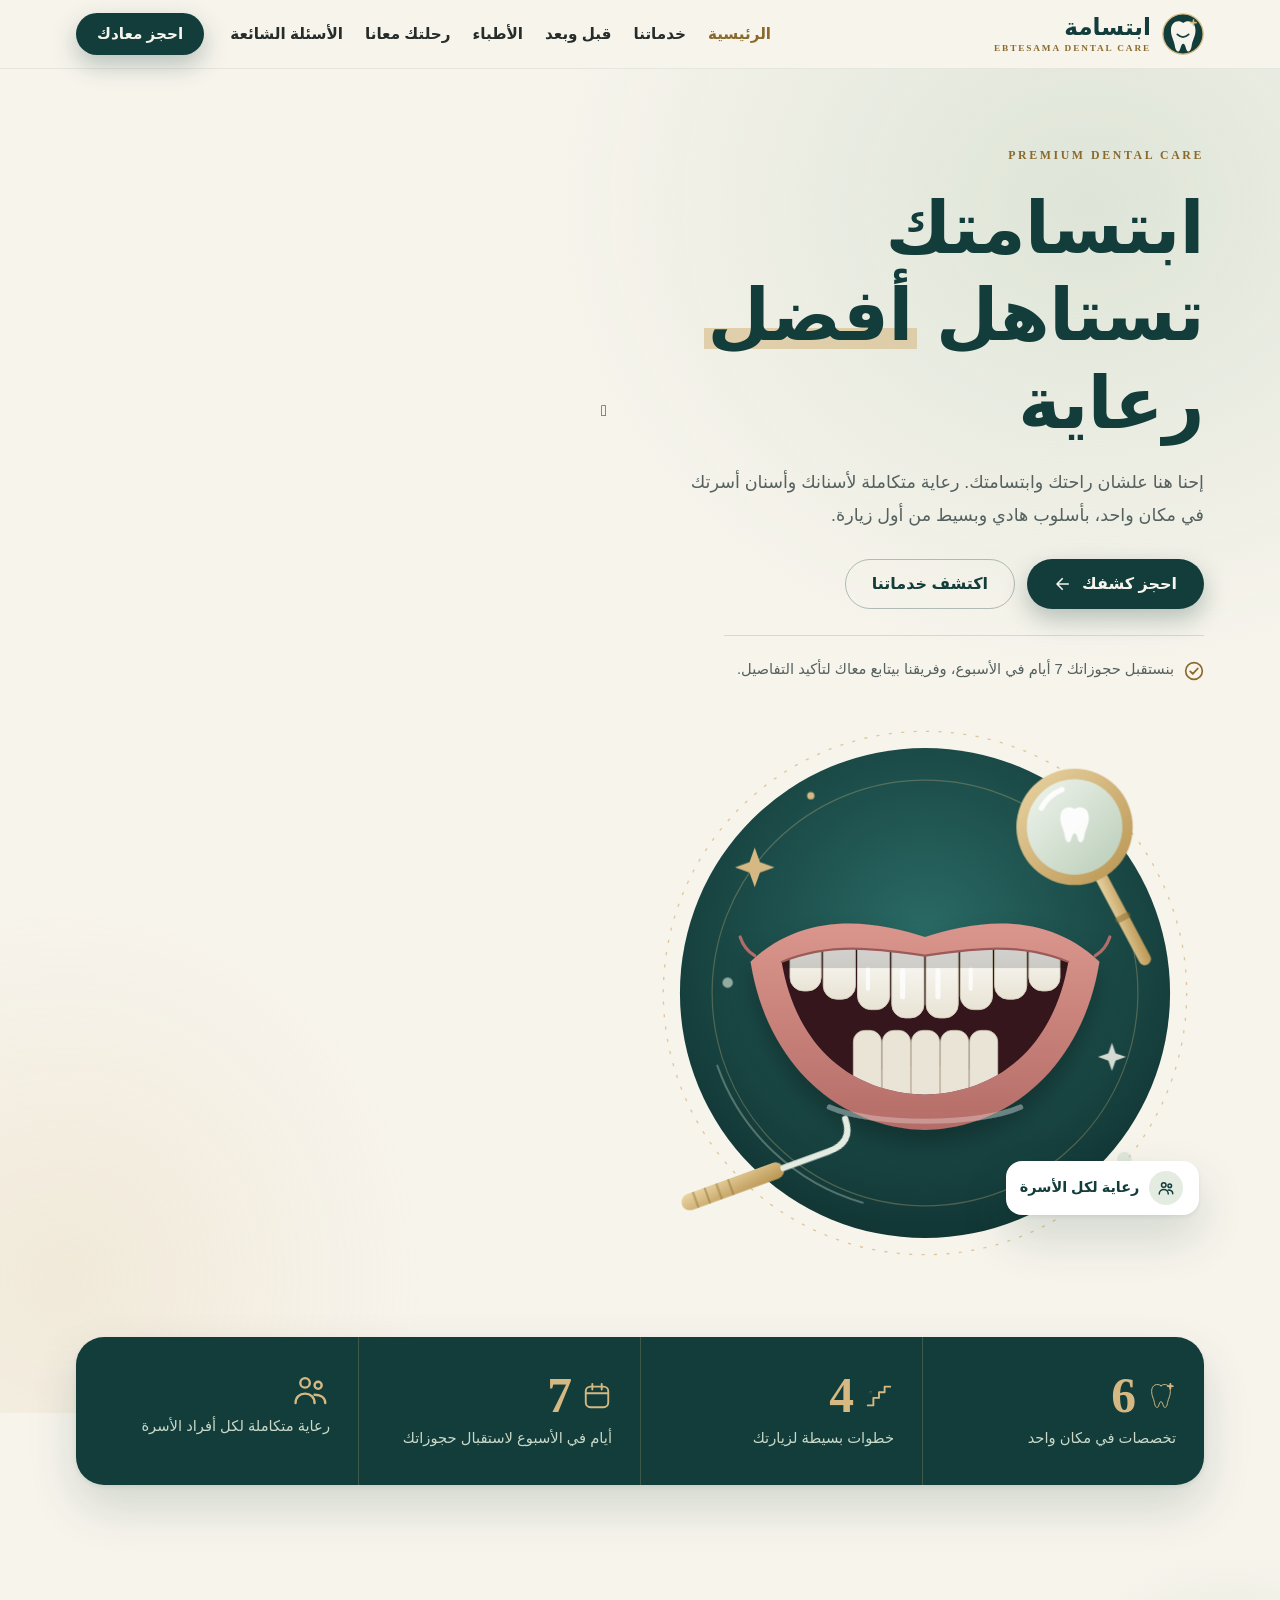
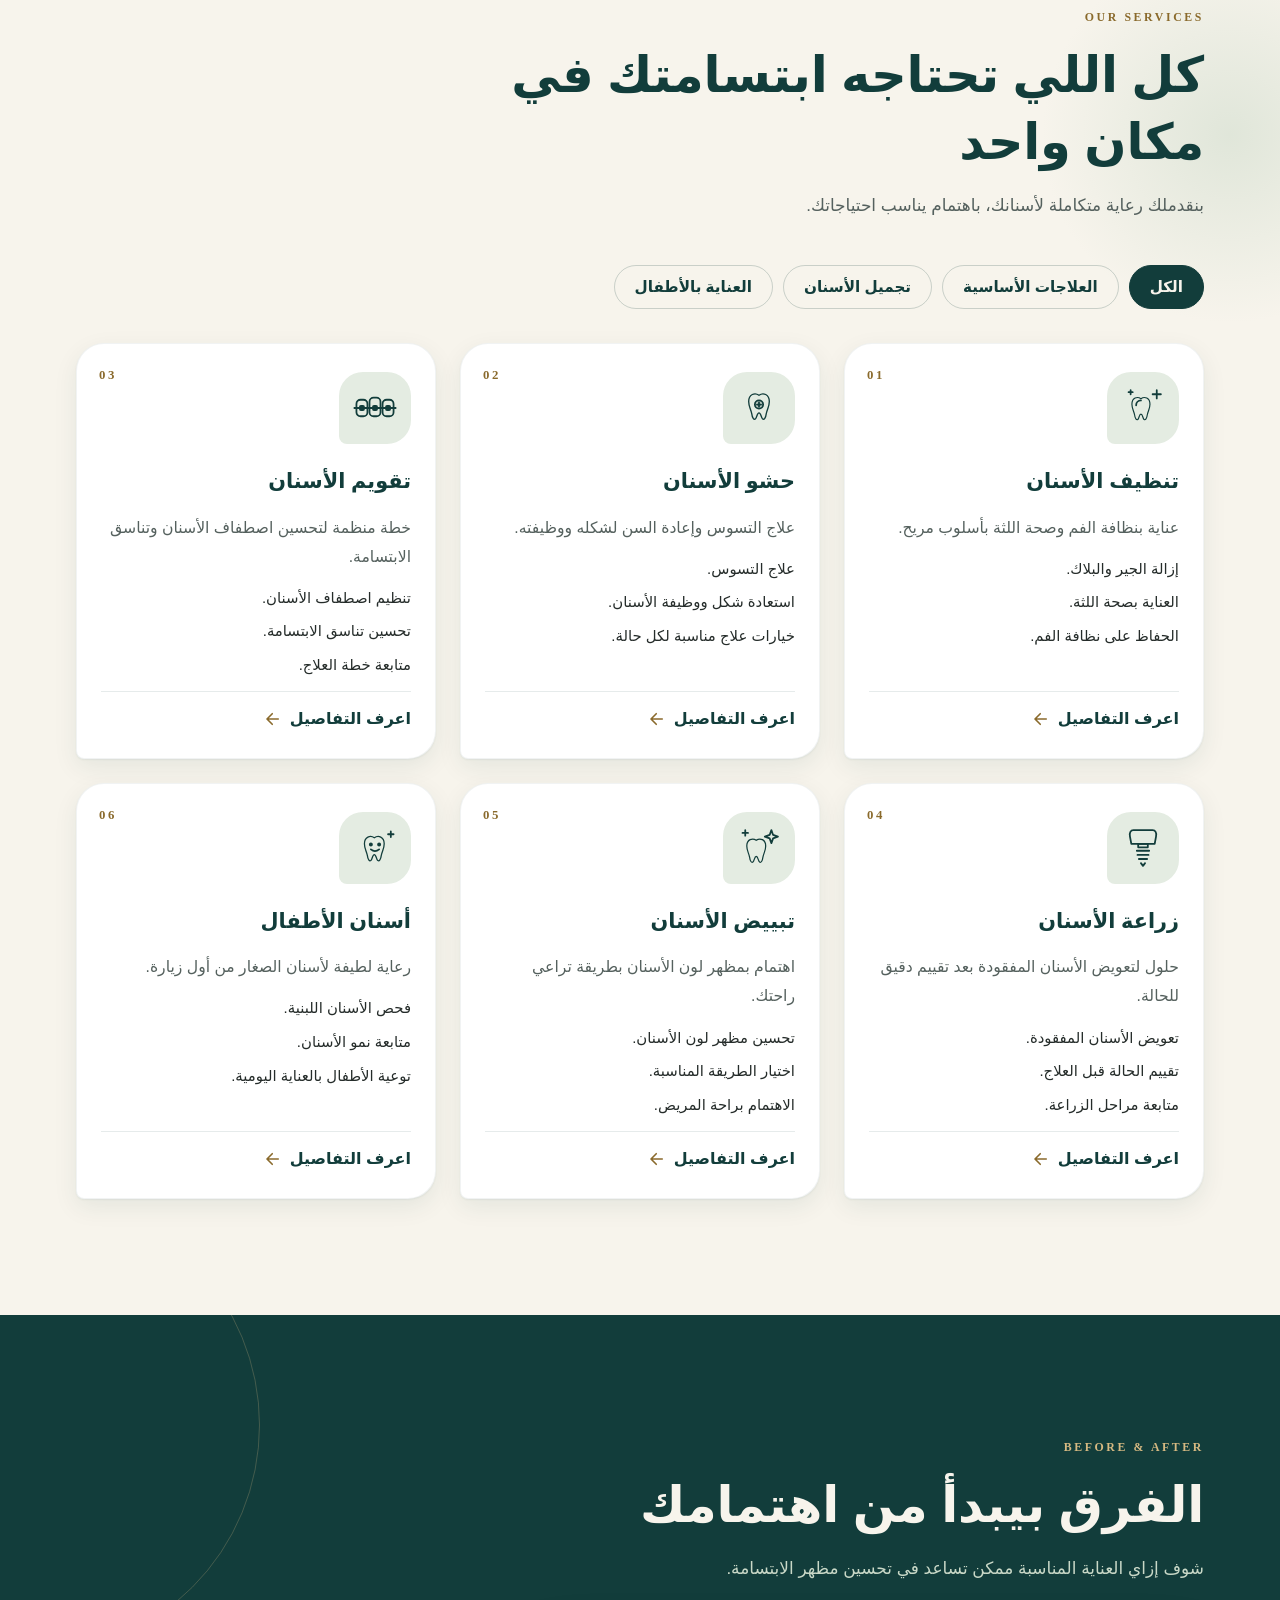
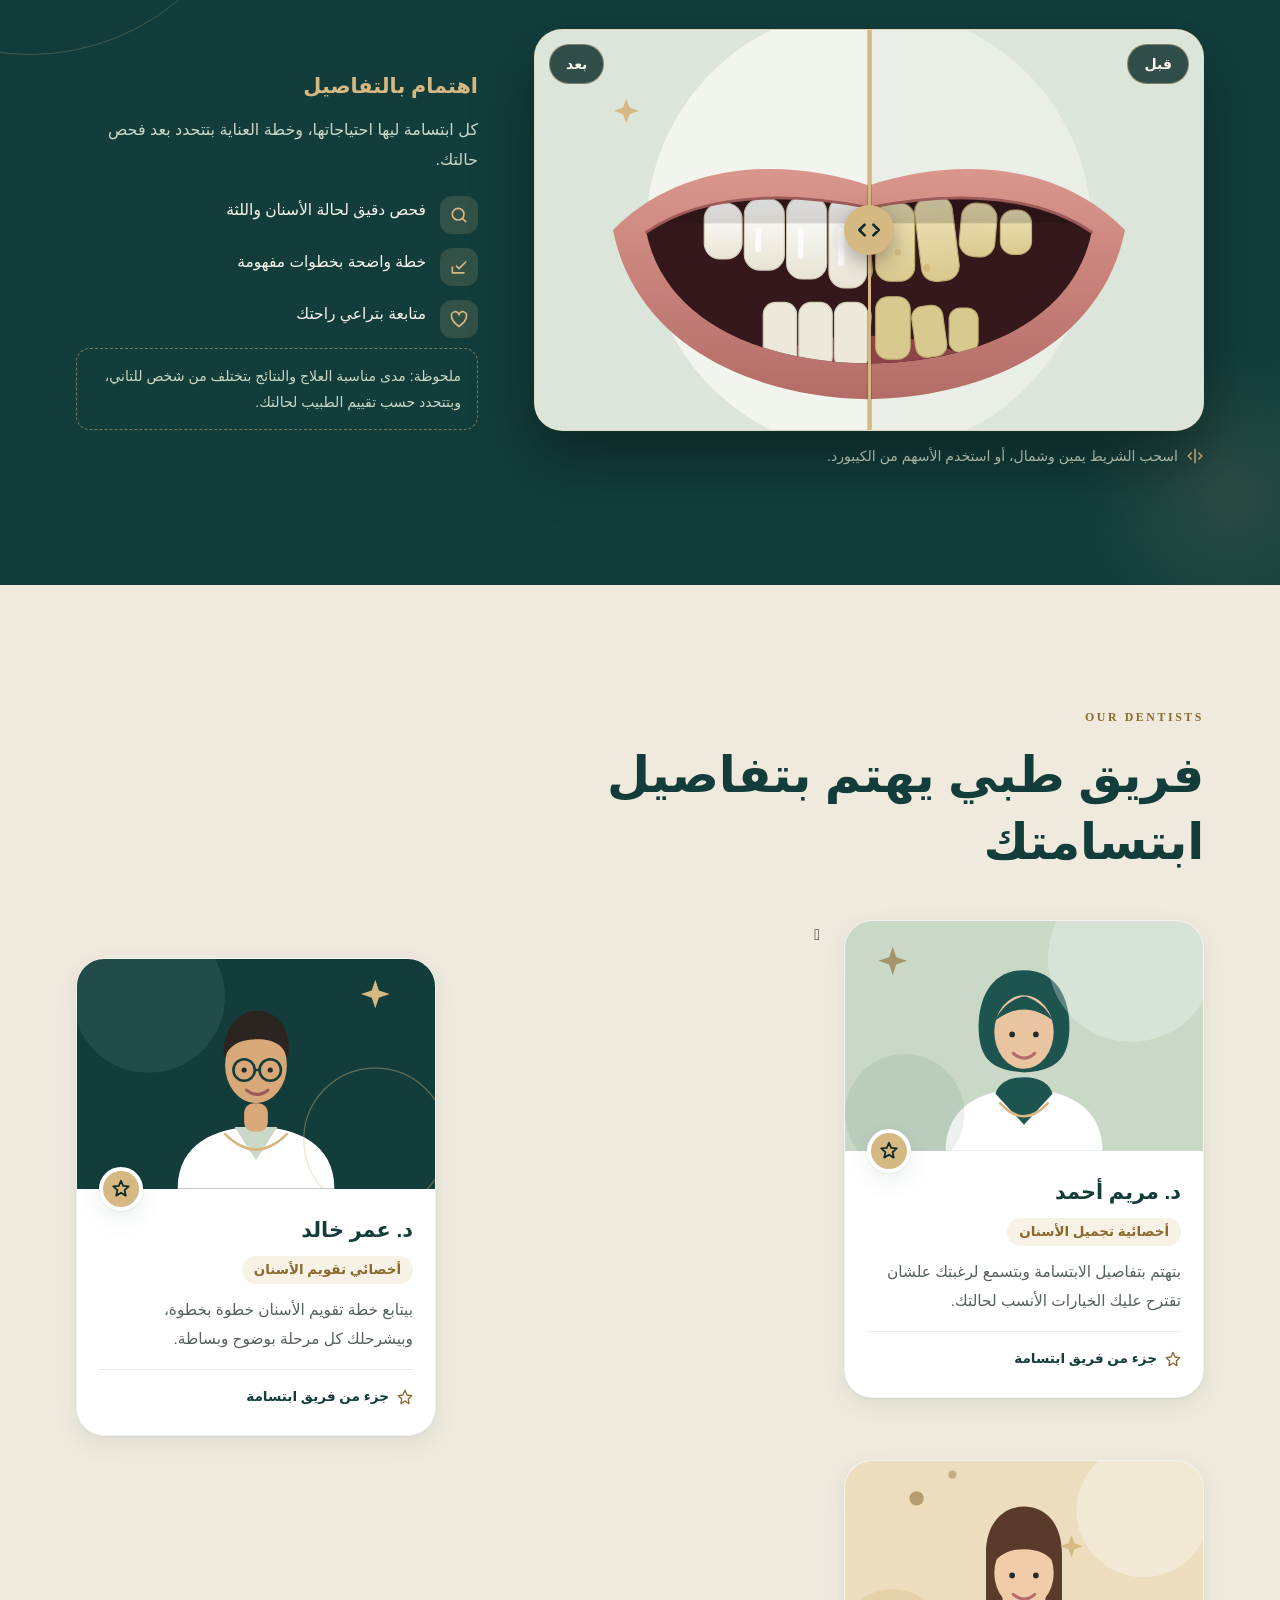
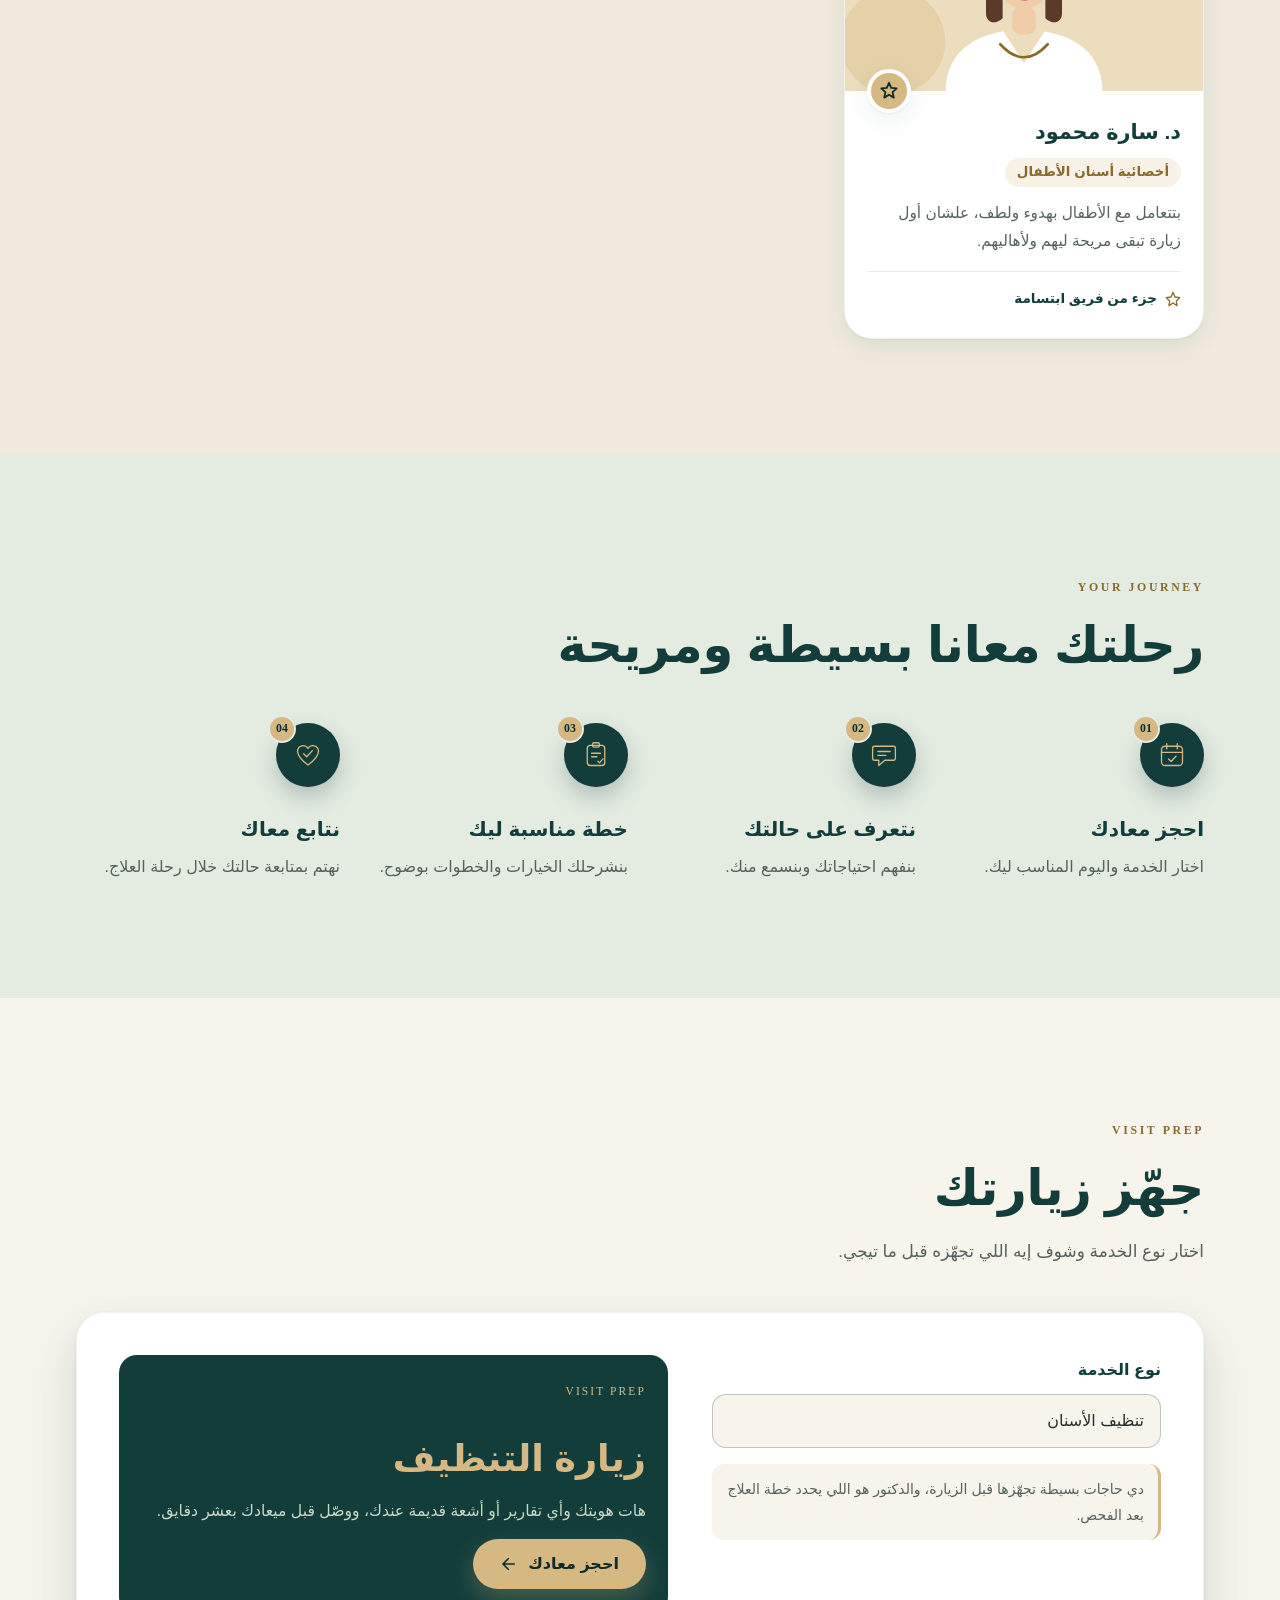
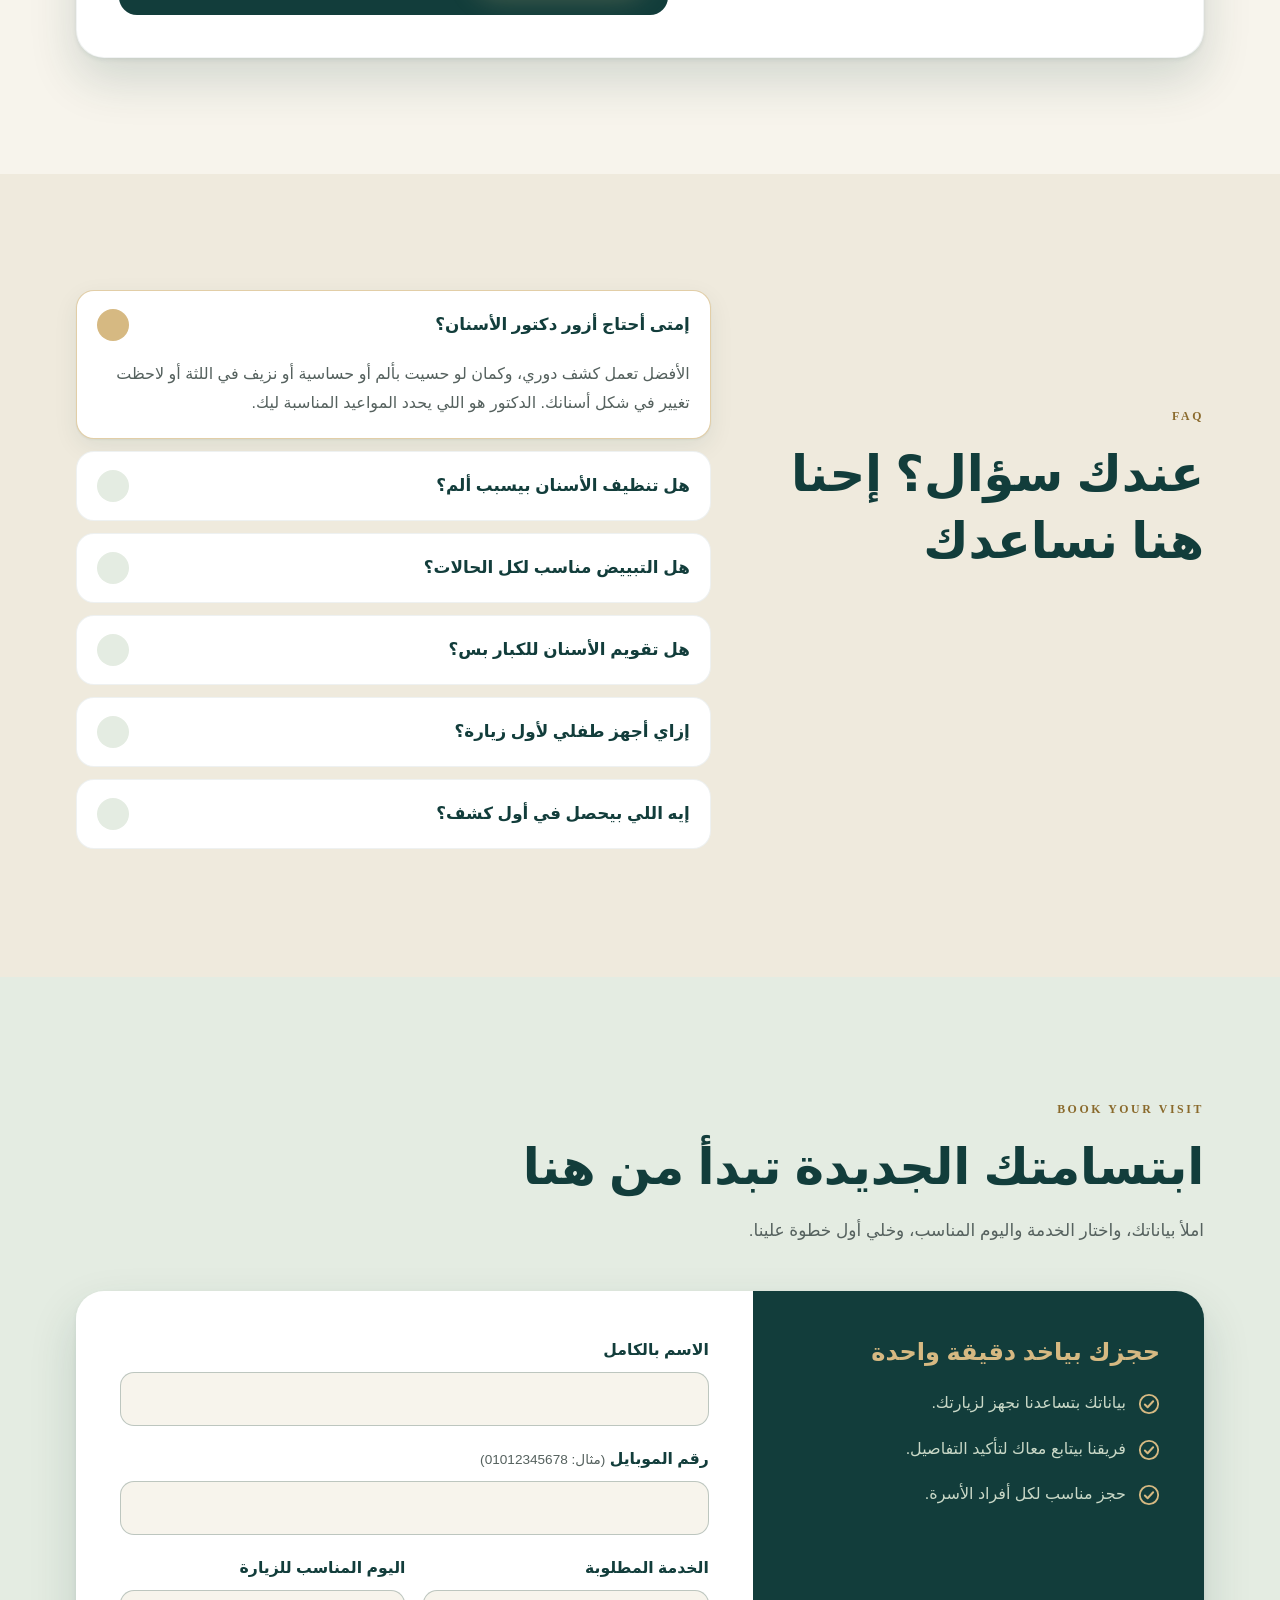
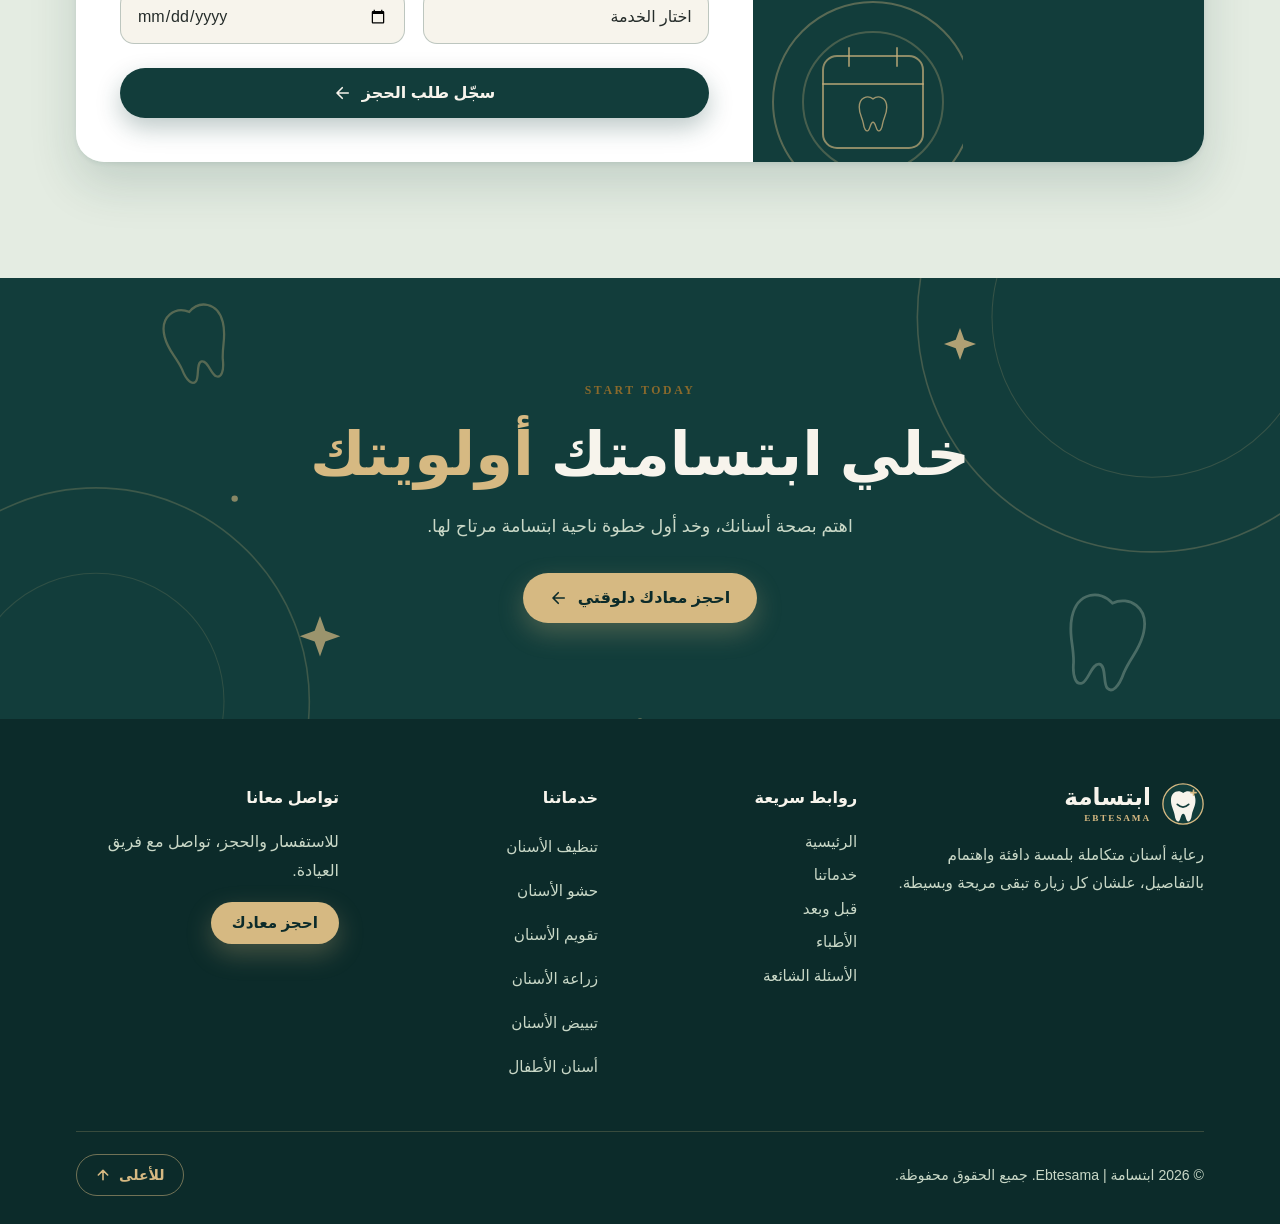
<file: dental/index.html>
<!DOCTYPE html>

<html lang="ar" dir="rtl">
<head>
<meta charset="UTF-8">
<meta name="viewport" content="width=device-width, initial-scale=1">
<meta name="theme-color" content="
#123D3B">
<meta name="description" content="ابتسامة | Ebtesama — رعاية متكاملة لأسنانك وأسنان أسرتك في مكان واحد.">
<title>ابتسامة | Ebtesama — عيادة أسنان</title>
<style>
/* ===== Design tokens ===== */
:root{
--petrol:
#123D3B; --petrol-2:
#0C2B2A; --petrol-3:
#1D5450;
--ivory:
#F7F4EC; --ivory-2:
#EFEADD; --sage:
#C9D8C7; --sage-2:
#E4ECE2;
--champ:
#D6B982; --champ-d:
#8A6A2C; --char:
#252C2A; --muted:
#55615E; --white:#fff;
--err:
#A63A2B;
--r-lg:28px; --r-md:18px;
--shadow-1:0 1px 2px rgba(18,61,59,.06),0 8px 24px rgba(18,61,59,.08);
--shadow-2:0 2px 4px rgba(18,61,59,.08),0 22px 48px rgba(18,61,59,.16);
--font:"Segoe UI","Noto Sans Arabic","Geeza Pro",Tahoma,Arial,system-ui,sans-serif;
--serif:Georgia,"Times New Roman",serif;
--ease:cubic-bezier(.22,.8,.3,1);
--header-h:68px;
}
*,*::before,*::after{box-sizing:border-box}
html{scroll-behavior:smooth;-webkit-text-size-adjust:100%}
body{margin:0;font-family:var(--font);background:var(--ivory);color:var(--char);line-height:1.85;font-size:1rem;overflow-x:clip}
body.lock{overflow:hidden}
img,svg{max-width:100%}
h1,h2,h3,p,ul,ol{margin:0}
ul,ol{padding:0;list-style:none}
a{color:inherit;text-decoration:none}
button,input,select{font:inherit;color:inherit}
button{cursor:pointer}
section[id]{scroll-margin-top:var(--header-h)}
[tabindex="-1"]:focus{outline:none}
:focus-visible{outline:3px solid var(--champ-d);outline-offset:3px;border-radius:6px}
.on-dark :focus-visible,.dark :focus-visible{outline-color:var(--champ)}
.sr-only{position:absolute;width:1px;height:1px;overflow:hidden;clip:rect(0 0 0 0);white-space:nowrap}
.skip{position:absolute;inset-inline-start:12px;top:-60px;background:var(--petrol);color:var(--ivory);padding:10px 16px;border-radius:10px;z-index:200;transition:top .2s}
.skip:focus{top:10px}
.wrap{width:100%;max-width:1200px;margin-inline:auto;padding-inline:20px}
@media(min-width:768px){.wrap{padding-inline:36px}}
.section{position:relative;padding-block:76px;overflow:hidden}
@media(min-width:1024px){.section{padding-block:116px}}
.dark{background:var(--petrol);color:var(--ivory)}
.shape{position:absolute;pointer-events:none;border-radius:50%}

/* ===== Reusable ===== */
.kicker{display:inline-flex;align-items:center;gap:10px;font-family:var(--serif);font-size:.74rem;letter-spacing:.22em;text-transform:uppercase;color:var(--champ-d);font-weight:700}
.kicker::before{content:””;width:28px;height:1.5px;background:currentColor;display:inline-block}
.dark .kicker{color:var(--champ)}
.sec-head{max-width:720px;margin-bottom:44px}
.sec-head h2{font-size:clamp(1.85rem,5.4vw,3.1rem);line-height:1.35;font-weight:800;margin-top:12px;color:var(--petrol);letter-spacing:-.2px}
.dark .sec-head h2{color:var(--ivory)}
.sec-head p{margin-top:14px;color:var(--muted);font-size:1.06rem;max-width:560px}
.dark .sec-head p{color:var(--sage)}
.btn{display:inline-flex;align-items:center;justify-content:center;gap:10px;min-height:50px;padding:0 26px;border-radius:999px;border:1.5px solid transparent;font-weight:700;font-size:1rem;line-height:1;transition:transform .25s var(--ease),box-shadow .25s,background .25s,color .25s,border-color .25s;white-space:nowrap}
.btn svg{width:18px;height:18px;flex:none;transition:transform .25s var(--ease)}
.btn:hover svg{transform:translateX(-4px)}
.btn:active{transform:scale(.97)}
.btn-primary{background:var(--petrol);color:var(--ivory);box-shadow:0 10px 24px rgba(18,61,59,.28)}
.btn-primary:hover{background:var(--petrol-3);transform:translateY(-2px)}
.btn-gold{background:var(--champ);color:var(--petrol-2);box-shadow:0 10px 26px rgba(214,185,130,.28)}
.btn-gold:hover{background:
#E2C994;transform:translateY(-2px)}
.btn-ghost{background:transparent;border-color:rgba(18,61,59,.3);color:var(--petrol)}
.btn-ghost:hover{background:rgba(18,61,59,.06);transform:translateY(-2px)}
.btn-sm{min-height:42px;padding:0 20px;font-size:.95rem}
.reveal{}
.js .reveal{opacity:0;transform:translateY(24px);transition:opacity .8s var(--ease),transform .8s var(--ease);transition-delay:var(--d,0s)}
.js .reveal.in{opacity:1;transform:none}

/* ===== Header ===== */
.hdr{position:sticky;top:0;z-index:100;background:rgba(247,244,236,.9);-webkit-backdrop-filter:blur(14px);backdrop-filter:blur(14px);border-bottom:1px solid rgba(18,61,59,.08)}
.hdr-in{height:var(--header-h);display:flex;align-items:center;justify-content:space-between;gap:12px}
.brand{display:flex;align-items:center;gap:11px}
.brand svg{width:42px;height:42px;flex:none}
.brand-t{display:flex;flex-direction:column;line-height:1.15}
.brand-t b{font-size:1.45rem;font-weight:800;color:var(--petrol)}
.brand-t small{font-family:var(--serif);font-size:.58rem;letter-spacing:.2em;color:var(--champ-d);font-weight:700;margin-top:2px}
.nav{position:absolute;top:100%;inset-inline:0;background:var(--ivory);border-bottom:1px solid rgba(18,61,59,.1);box-shadow:0 24px 40px rgba(18,61,59,.14);padding:12px 20px 24px;visibility:hidden;opacity:0;transform:translateY(-10px);transition:opacity .3s var(--ease),transform .3s var(--ease),visibility .3s}
.nav.open{visibility:visible;opacity:1;transform:none}
.nav ul{display:flex;flex-direction:column}
.nav a.lnk{display:block;padding:14px 4px;font-weight:600;font-size:1.05rem;border-bottom:1px solid rgba(18,61,59,.08);position:relative}
.nav a.lnk[aria-current="true"]{color:var(--champ-d)}
.nav .btn{width:100%;margin-top:18px}
.hdr-cta{display:none}
.burger{width:46px;height:46px;border-radius:14px;border:1.5px solid rgba(18,61,59,.2);background:transparent;display:grid;place-content:center;gap:5px;padding:0}
.burger span{display:block;width:20px;height:2px;background:var(--petrol);border-radius:2px;transition:transform .3s var(--ease),opacity .2s}
.burger[aria-expanded="true"] span:nth-child(1){transform:translateY(7px) rotate(45deg)}
.burger[aria-expanded="true"] span:nth-child(2){opacity:0}
.burger[aria-expanded="true"] span:nth-child(3){transform:translateY(-7px) rotate(-45deg)}
@media(min-width:1100px){
.burger{display:none}
.nav{position:static;visibility:visible;opacity:1;transform:none;background:none;border:0;box-shadow:none;padding:0;display:flex;align-items:center;gap:26px}
.nav ul{flex-direction:row;gap:22px}
.nav a.lnk{padding:8px 0;border:0;font-size:.95rem}
.nav a.lnk::after{content:””;position:absolute;inset-inline:0;bottom:0;height:2px;background:var(--champ);transform:scaleX(0);transform-origin:right;transition:transform .35s var(--ease)}
.nav a.lnk:hover::after,.nav a.lnk[aria-current="true"]::after{transform:scaleX(1)}
.nav .btn{width:auto;margin:0}
}

/* ===== Hero ===== */
.hero{position:relative;padding-block:34px 120px;overflow:hidden;background:
radial-gradient(60% 50% at 85% 10%,rgba(201,216,199,.55),transparent 70%),
radial-gradient(40% 40% at 5% 90%,rgba(214,185,130,.18),transparent 70%),var(--ivory)}
.hero-grid{display:grid;gap:30px;align-items:center}
.hero-copy{position:relative;z-index:2}
.hero h1{font-size:clamp(2.35rem,9vw,4.5rem);line-height:1.22;font-weight:800;color:var(--petrol);margin-top:16px;letter-spacing:-.5px}
.hero h1 em{font-style:normal;background:linear-gradient(transparent 66%,rgba(214,185,130,.6) 66% 92%,transparent 92%);padding-inline:4px}
.hero-lead{margin-top:18px;font-size:1.1rem;color:var(--muted);max-width:520px}
.hero-ctas{display:flex;flex-wrap:wrap;gap:12px;margin-top:28px}
.hero-note{display:flex;align-items:flex-start;gap:10px;margin-top:26px;font-size:.92rem;color:var(--muted);max-width:480px;padding-top:20px;border-top:1px solid rgba(18,61,59,.14)}
.hero-note svg{width:20px;height:20px;flex:none;margin-top:5px;color:var(--champ-d)}
.hero-art-wrap{position:relative;width:min(100%,540px);margin-inline:auto}
.hero-art{width:100%;height:auto;display:block;overflow:visible}
.chip{position:absolute;inset-inline-start:-4px;bottom:9%;background:var(--white);border-radius:16px;padding:10px 16px 10px 14px;display:flex;align-items:center;gap:10px;box-shadow:var(--shadow-2);font-weight:700;font-size:.9rem;color:var(--petrol);animation:floaty 5s ease-in-out 4 alternate both}
.chip i{width:34px;height:34px;border-radius:50%;background:var(--sage-2);display:grid;place-items:center;color:var(--petrol)}
.chip svg{width:18px;height:18px}
@keyframes floaty{from{transform:translateY(0)}to{transform:translateY(-10px)}}
@keyframes spin{to{transform:rotate(360deg)}}
.fl-a{animation:floaty 5s ease-in-out 4 alternate both}
.fl-b{animation:floaty 7s ease-in-out 3 alternate both;animation-delay:.6s}
.fl-c{animation:floaty 6s ease-in-out 4 alternate-reverse both}
.fl-a,.fl-b,.fl-c{transform-box:fill-box}
@media(min-width:900px){
.hero{padding-block:70px 150px}
.hero-grid{grid-template-columns:1.05fr 1fr;gap:40px}
}

/* ===== Stats ===== */
.stats{position:relative;z-index:5;margin-top:-76px}
.stats-in{background:var(--petrol);border-radius:var(--r-lg);color:var(--ivory);display:grid;grid-template-columns:1fr 1fr;box-shadow:var(--shadow-2);position:relative;overflow:hidden}
.stats-in::before{content:””;position:absolute;inset-inline-end:-60px;top:-60px;width:180px;height:180px;border-radius:50%;border:1.5px solid rgba(214,185,130,.35)}
.stat{padding:26px 18px;position:relative;display:flex;flex-direction:column;gap:6px}
.stat:nth-child(odd){border-inline-end:1px solid rgba(214,185,130,.22)}
.stat:nth-child(-n+2){border-bottom:1px solid rgba(214,185,130,.22)}
.stat-top{display:flex;align-items:center;gap:10px}
.stat svg{width:30px;height:30px;color:var(--champ);flex:none}
.stat-num{font-family:var(--serif);font-size:2.6rem;font-weight:700;line-height:1;color:var(--champ);font-variant-numeric:tabular-nums}
.stat p{font-size:.92rem;color:var(--sage);line-height:1.6}
@media(min-width:900px){
.stats-in{grid-template-columns:repeat(4,1fr)}
.stat{padding:34px 28px}
.stat,.stat:nth-child(odd),.stat:nth-child(-n+2){border:0;border-inline-end:1px solid rgba(214,185,130,.22)}
.stat:last-child{border-inline-end:0}
.stat-num{font-size:3.1rem}
}

/* ===== Services ===== */
#services{background:var(--ivory)}
.filters{display:flex;flex-wrap:wrap;gap:10px;margin-bottom:34px}
.fbtn{min-height:44px;padding:0 20px;border-radius:999px;border:1.5px solid rgba(18,61,59,.2);background:transparent;font-weight:700;font-size:.95rem;color:var(--petrol);transition:all .25s var(--ease)}
.fbtn:hover{background:rgba(18,61,59,.06)}
.fbtn[aria-pressed="true"]{background:var(--petrol);color:var(--ivory);border-color:var(--petrol)}
.svc-grid{display:grid;gap:20px;grid-template-columns:1fr}
@media(min-width:700px){.svc-grid{grid-template-columns:1fr 1fr}}
@media(min-width:1024px){.svc-grid{grid-template-columns:repeat(3,1fr);gap:24px}}
.svc{position:relative;background:var(--white);border-radius:var(--r-lg) var(--r-lg) var(--r-lg) 8px;padding:28px 24px 24px;display:flex;flex-direction:column;gap:12px;box-shadow:var(--shadow-1);cursor:pointer;overflow:hidden;border:1px solid rgba(18,61,59,.06);transition:opacity .5s var(--ease),transform .4s var(--ease),box-shadow .4s}
.svc[hidden]{display:none}
.js .svc.reveal{transition:opacity .6s var(--ease),transform .4s var(--ease),box-shadow .4s;transition-delay:var(--d,0s)}
.js .svc.in:hover{transform:translateY(-8px);box-shadow:var(--shadow-2);transition-delay:0s}
.svc.is-out{opacity:0!important;transform:scale(.95)!important;transition-delay:0s!important}
.svc::after{content:””;position:absolute;inset-inline-end:-40px;top:-40px;width:120px;height:120px;border-radius:50%;background:radial-gradient(circle,rgba(214,185,130,.28),transparent 70%);transition:transform .5s var(--ease)}
.svc:hover::after{transform:scale(1.5)}
.svc-idx{position:absolute;inset-inline-end:22px;top:20px;font-family:var(--serif);font-size:.8rem;letter-spacing:.2em;color:var(--champ-d);font-weight:700;z-index:1}
.svc-ico{width:72px;height:72px;border-radius:24px 24px 24px 8px;background:var(--sage-2);color:var(--petrol);display:grid;place-items:center;position:relative;transition:transform .5s var(--ease),background .3s,color .3s}
.svc-ico::before{content:””;position:absolute;inset:-6px;border-radius:28px 28px 28px 12px;border:1.5px dashed rgba(138,106,44,.45);transition:transform .8s var(--ease)}
.svc:hover .svc-ico{background:var(--petrol);color:var(--champ)}
.svc:hover .svc-ico::before{transform:rotate(8deg) scale(1.04)}
.svc-ico svg{width:44px;height:44px}
.svc h3{font-size:1.3rem;font-weight:800;color:var(--petrol);margin-top:6px}
.svc>p{color:var(--muted);font-size:.98rem}
.svc ul{display:grid;gap:6px;margin-top:2px}
.svc li{display:flex;gap:10px;font-size:.93rem;align-items:flex-start}
.svc li::before{content:””;width:12px;height:2px;background:var(--champ);margin-top:.85em;flex:none;border-radius:2px}
.svc-more{margin-top:auto;padding:12px 0 0;border:0;background:none;font-weight:700;color:var(--petrol);display:inline-flex;align-items:center;gap:8px;align-self:flex-start;border-top:1px solid rgba(18,61,59,.1);width:100%}
.svc-more svg{width:18px;height:18px;transition:transform .3s var(--ease);color:var(--champ-d)}
.svc:hover .svc-more svg{transform:translateX(-6px)}

/* ===== Modal ===== */
.modal{position:fixed;inset:0;z-index:300;display:flex;align-items:flex-end;justify-content:center;background:rgba(12,43,42,.62);-webkit-backdrop-filter:blur(6px);backdrop-filter:blur(6px);opacity:0;transition:opacity .3s}
.modal[hidden]{display:none}
.modal.open{opacity:1}
.m-panel{position:relative;background:var(--ivory);width:100%;max-width:640px;max-height:92vh;overflow:auto;border-radius:28px 28px 0 0;padding:32px 22px 28px;transform:translateY(40px);transition:transform .4s var(--ease);box-shadow:var(--shadow-2)}
.modal.open .m-panel{transform:none}
@media(min-width:700px){.modal{align-items:center;padding:24px}.m-panel{border-radius:var(--r-lg);padding:40px}}
.m-close{position:absolute;inset-inline-start:14px;top:14px;width:44px;height:44px;border-radius:50%;border:1.5px solid rgba(18,61,59,.2);background:var(--white);display:grid;place-items:center;transition:transform .3s var(--ease),background .2s}
.m-close:hover{transform:rotate(90deg);background:var(--sage-2)}
.m-close svg{width:18px;height:18px}
.m-ico{width:76px;height:76px;border-radius:26px 26px 26px 8px;background:var(--petrol);color:var(--champ);display:grid;place-items:center;margin-bottom:14px}
.m-ico svg{width:46px;height:46px}
.m-panel h2{font-size:1.7rem;font-weight:800;color:var(--petrol);line-height:1.3}
.m-desc{margin-top:8px;color:var(--muted)}
.m-cols{display:grid;gap:18px;margin-top:22px}
@media(min-width:700px){.m-cols{grid-template-columns:1fr 1fr}}
.m-box{background:var(--white);border-radius:var(--r-md);padding:18px;border:1px solid rgba(18,61,59,.07)}
.m-box h3{font-size:.8rem;font-family:var(--serif);letter-spacing:.14em;color:var(--champ-d);text-transform:uppercase;margin-bottom:8px}
.m-box h3 span{font-family:var(--font);letter-spacing:0;font-size:1rem;color:var(--petrol);display:block;text-transform:none}
.m-box ul{display:grid;gap:8px}
.m-box li{display:flex;gap:10px;font-size:.95rem}
.m-box li::before{content:””;width:8px;height:8px;border-radius:50%;background:var(--champ);margin-top:.75em;flex:none}
.m-note{font-size:.85rem;color:var(--muted);margin-top:16px}
.m-foot{margin-top:22px;display:flex;flex-wrap:wrap;gap:10px}

/* ===== Before / After ===== */
#results{background:var(--petrol)}
.cmp-grid{display:grid;gap:34px;align-items:center}
@media(min-width:1000px){.cmp-grid{grid-template-columns:1.25fr .75fr;gap:56px}}
.cmp{position:relative;direction:ltr;width:100%;aspect-ratio:5/3;border-radius:var(--r-lg);overflow:hidden;box-shadow:0 30px 60px rgba(0,0,0,.35);border:1.5px solid rgba(214,185,130,.4);--pos:50%;user-select:none;-webkit-user-select:none;touch-action:pan-y;background:var(--sage-2)}
.cmp svg.layer{position:absolute;inset:0;width:100%;height:100%;display:block}
.cmp .after{clip-path:inset(0 calc(100% - var(--pos)) 0 0)}
.cmp-line{position:absolute;top:0;bottom:0;left:var(--pos);width:3px;margin-left:-1.5px;background:var(--champ);box-shadow:0 0 0 1px rgba(12,43,42,.2);pointer-events:none}
.cmp-handle{position:absolute;top:50%;left:var(--pos);width:50px;height:50px;margin:-25px 0 0 -25px;border-radius:50%;background:var(--champ);color:var(--petrol-2);display:grid;place-items:center;box-shadow:0 8px 20px rgba(0,0,0,.3);pointer-events:none;transition:transform .2s var(--ease)}
.cmp-handle svg{width:26px;height:26px}
.cmp:active .cmp-handle{transform:scale(1.12)}
.cmp input{position:absolute;inset:0;width:100%;height:100%;margin:0;opacity:0;cursor:ew-resize;touch-action:pan-y;-webkit-appearance:none;appearance:none}
.cmp input:focus-visible~.cmp-handle{outline:3px solid var(--white);outline-offset:3px}
.tag{position:absolute;top:14px;padding:6px 16px;border-radius:999px;background:rgba(12,43,42,.82);color:var(--ivory);font-weight:700;font-size:.88rem;direction:rtl;pointer-events:none;border:1px solid rgba(214,185,130,.5)}
.tag.a{left:14px}.tag.b{right:14px}
.cmp-side p{color:var(--sage);margin-top:10px}
.cmp-side ul{display:grid;gap:14px;margin-top:22px}
.cmp-side li{display:flex;gap:14px;align-items:flex-start}
.cmp-side li i{width:38px;height:38px;border-radius:12px;background:rgba(214,185,130,.16);color:var(--champ);display:grid;place-items:center;flex:none}
.cmp-side li svg{width:20px;height:20px}
.cmp-side li span{font-size:.97rem;color:var(--ivory)}
.cmp-cap{margin-top:22px;padding:14px 16px;border-radius:14px;border:1px dashed rgba(214,185,130,.5);font-size:.88rem;color:var(--sage)}
.cmp-hint{margin-top:12px;font-size:.88rem;color:var(--sage);display:flex;align-items:center;gap:8px}
.cmp-hint svg{width:18px;height:18px;color:var(--champ)}

/* ===== Doctors ===== */
#doctors{background:var(--ivory-2)}
.docs{display:grid;gap:24px}
@media(min-width:760px){.docs{grid-template-columns:repeat(3,1fr);align-items:start}.doc:nth-child(2){margin-top:38px}}
.doc{background:var(--white);border-radius:var(--r-lg);overflow:hidden;box-shadow:var(--shadow-1);transition:transform .4s var(--ease),box-shadow .4s;border:1px solid rgba(18,61,59,.06)}
.doc:hover{transform:translateY(-8px);box-shadow:var(--shadow-2)}
.doc-art{height:230px;position:relative;display:grid;place-items:end center;overflow:hidden}
.doc-art svg.portrait{width:190px;height:auto;display:block;transition:transform .5s var(--ease)}
.doc:hover .portrait{transform:scale(1.05) translateY(-4px)}
.doc-art .deco{position:absolute;inset:0;width:100%;height:100%}
.doc.d1 .doc-art{background:var(--sage)}
.doc.d2 .doc-art{background:var(--petrol)}
.doc.d3 .doc-art{background:
#EBDDBD}
.doc-body{padding:22px 22px 26px;position:relative}
.doc-badge{position:absolute;inset-inline-end:22px;top:-22px;width:44px;height:44px;border-radius:50%;background:var(--champ);color:var(--petrol-2);display:grid;place-items:center;border:4px solid var(--white);box-shadow:var(--shadow-1)}
.doc-badge svg{width:22px;height:22px}
.doc h3{font-size:1.3rem;font-weight:800;color:var(--petrol)}
.doc .spec{display:inline-block;margin-top:6px;font-size:.84rem;font-weight:700;color:var(--champ-d);background:rgba(214,185,130,.2);padding:2px 12px;border-radius:999px}
.doc p{margin-top:12px;color:var(--muted);font-size:.96rem}
.doc-line{display:flex;align-items:center;gap:8px;margin-top:16px;padding-top:14px;border-top:1px solid rgba(18,61,59,.1);font-size:.85rem;color:var(--petrol);font-weight:600}
.doc-line svg{width:16px;height:16px;color:var(--champ-d)}

/* ===== Journey ===== */
#journey{background:var(--sage-2)}
.journey{display:grid;gap:0;counter-reset:j}
.j{position:relative;padding-inline-start:84px;padding-bottom:34px;min-height:100px}
.j:last-child{padding-bottom:0}
.j::after{content:””;position:absolute;inset-inline-start:27px;top:60px;bottom:4px;width:0;border-inline-start:2px dashed var(--champ-d);opacity:.55}
.j:last-child::after{display:none}
.j-mark{position:absolute;inset-inline-start:0;top:0;width:56px;height:56px;border-radius:50%;background:var(--petrol);color:var(--champ);display:grid;place-items:center;box-shadow:0 10px 22px rgba(18,61,59,.25);transition:transform .4s var(--ease)}
.j:hover .j-mark{transform:scale(1.08) rotate(-6deg)}
.j-mark svg{width:28px;height:28px}
.j-num{position:absolute;inset-inline-end:-8px;top:-8px;min-width:28px;height:28px;border-radius:14px;background:var(--champ);color:var(--petrol-2);font-family:var(--serif);font-weight:700;font-size:.74rem;display:grid;place-items:center;border:2px solid var(--sage-2);padding-inline:4px}
.j h3{font-size:1.25rem;font-weight:800;color:var(--petrol);padding-top:4px}
.j p{color:var(--muted);margin-top:4px;max-width:300px}
@media(min-width:900px){
.journey{grid-template-columns:repeat(4,1fr);gap:24px}
.j{padding:84px 0 0;min-height:0}
.j-mark{inset-inline-start:0;width:64px;height:64px}
.j::after{inset-inline-start:64px;top:31px;bottom:auto;width:calc(100% - 40px);height:0;border-inline-start:0;border-top:2px dashed var(--champ-d)}
.j:last-child::after{display:none}
}

/* ===== Estimator ===== */
#planner{background:var(--ivory)}
.est{display:grid;gap:26px;background:var(--white);border-radius:var(--r-lg);padding:26px 22px;box-shadow:var(--shadow-2);border:1px solid rgba(18,61,59,.06);position:relative}
@media(min-width:900px){.est{grid-template-columns:.9fr 1.1fr;padding:42px;gap:44px}}
.est label{font-weight:700;color:var(--petrol);display:block;margin-bottom:10px}
.sel{position:relative}
.sel::after{content:””;position:absolute;inset-inline-end:18px;top:50%;width:9px;height:9px;border-inline-end:2.5px solid var(--petrol);border-bottom:2.5px solid var(--petrol);transform:translateY(-70%) rotate(45deg);pointer-events:none}
select,input[type=text],input[type=tel],input[type=date]{width:100%;min-height:54px;border-radius:14px;border:1.5px solid rgba(18,61,59,.25);background:var(--ivory);padding:0 16px;font-size:1rem;transition:border-color .2s,box-shadow .2s;-webkit-appearance:none;appearance:none}
select{padding-inline-end:44px;cursor:pointer}
select:focus,input:focus{border-color:var(--petrol);box-shadow:0 0 0 4px rgba(18,61,59,.12);outline:none}
.est-hint{font-size:.88rem;color:var(--muted);margin-top:16px;padding:12px 14px;background:var(--ivory);border-radius:12px;border-inline-start:3px solid var(--champ)}
.est-res{background:var(--petrol);color:var(--ivory);border-radius:var(--r-md);padding:26px 22px;position:relative;overflow:hidden;display:flex;flex-direction:column;gap:12px;min-height:260px}
.est-res::before{content:””;position:absolute;inset-inline-end:-50px;bottom:-50px;width:170px;height:170px;border-radius:50%;border:1.5px solid rgba(214,185,130,.35)}
.est-res small{font-family:var(--serif);letter-spacing:.18em;font-size:.72rem;text-transform:uppercase;color:var(--champ)}
.est-val{font-size:clamp(1.6rem,5vw,2.3rem);font-weight:800;line-height:1.35;color:var(--champ)}
.est-sub{color:var(--sage);font-size:.98rem}
.dots{display:flex;align-items:center;gap:0;margin-block:4px}
.dot{width:22px;height:22px;border-radius:50%;border:2px solid var(--champ);flex:none;transition:background .3s}
.dot.f{background:var(--champ)}
.dot.d{border-style:dashed;opacity:.75}
.dline{width:26px;height:2px;background:var(--champ);opacity:.5;flex:none}
.est-res .btn{align-self:flex-start;margin-top:auto}
.est-res.swap .est-val,.est-res.swap .est-sub,.est-res.swap .dots{animation:fadeup .45s var(--ease) both}
@keyframes fadeup{from{opacity:0;transform:translateY(10px)}to{opacity:1;transform:none}}

/* ===== FAQ ===== */
#faq{background:var(--ivory-2)}
.faq-grid{display:grid;gap:36px}
@media(min-width:960px){.faq-grid{grid-template-columns:.8fr 1.2fr;gap:70px;align-items:start}.faq-grid .sec-head{position:sticky;top:110px;margin-bottom:0}}
.faq-item{background:var(--white);border-radius:var(--r-md);margin-bottom:12px;border:1px solid rgba(18,61,59,.07);transition:box-shadow .3s,border-color .3s}
.faq-item.open{box-shadow:var(--shadow-1);border-color:rgba(214,185,130,.7)}
.faq-item h3{font-size:1rem}
.faq-q{width:100%;display:flex;align-items:center;justify-content:space-between;gap:16px;padding:18px 20px;min-height:64px;background:none;border:0;text-align:start;font-weight:700;font-size:1.05rem;color:var(--petrol);border-radius:var(--r-md)}
.faq-ico{width:32px;height:32px;border-radius:50%;background:var(--sage-2);position:relative;flex:none;transition:background .3s,transform .4s var(--ease)}
.faq-ico::before,.faq-ico::after{content:””;position:absolute;left:50%;top:50%;width:12px;height:2px;margin:-1px 0 0 -6px;background:var(--petrol);border-radius:2px;transition:transform .4s var(--ease)}
.faq-ico::after{transform:rotate(90deg)}
.faq-item.open .faq-ico{background:var(--champ)}
.faq-item.open .faq-ico::after{transform:rotate(0)}
.faq-a{display:grid;grid-template-rows:0fr;transition:grid-template-rows .4s var(--ease)}
.faq-item.open .faq-a{grid-template-rows:1fr}
.faq-a>div{overflow:hidden;visibility:hidden;transition:visibility .4s}
.faq-item.open .faq-a>div{visibility:visible}
.faq-a p{padding:0 20px 20px;color:var(--muted)}

/* ===== Booking ===== */
#booking{background:var(--sage-2)}
.book{display:grid;gap:0;border-radius:var(--r-lg);overflow:hidden;box-shadow:var(--shadow-2)}
@media(min-width:960px){.book{grid-template-columns:.8fr 1.2fr}}
.book-side{background:var(--petrol);color:var(--ivory);padding:34px 26px;position:relative;overflow:hidden;display:flex;flex-direction:column;gap:20px}
.book-side h3{font-size:1.5rem;font-weight:800;color:var(--champ);line-height:1.4}
.book-side ul{display:grid;gap:16px;position:relative;z-index:1}
.book-side li{display:flex;gap:12px;align-items:flex-start;color:var(--sage)}
.book-side li svg{width:22px;height:22px;color:var(--champ);flex:none;margin-top:5px}
.book-art{position:absolute;inset-inline-end:-30px;bottom:-30px;width:240px;opacity:.9}
.book-form{background:var(--white);padding:30px 22px}
@media(min-width:768px){.book-form,.book-side{padding:44px}}
.book-form .row{display:grid;gap:18px}
@media(min-width:700px){.book-form .row.two{grid-template-columns:1fr 1fr}}
.field{margin-bottom:18px}
.field label{display:block;font-weight:700;color:var(--petrol);margin-bottom:8px;font-size:.98rem}
.field .hint{font-weight:400;color:var(--muted);font-size:.85rem}
.field input[aria-invalid="true"],.field select[aria-invalid="true"]{border-color:var(--err);border-width:2px;background:
#FFF6F4}
.err{display:flex;align-items:flex-start;gap:8px;margin-top:8px;color:var(--err);font-size:.9rem;font-weight:600}
.err[hidden]{display:none}
.err svg{width:18px;height:18px;flex:none;margin-top:4px}
.book-form .btn{width:100%;margin-top:6px}
.success{text-align:center;padding:10px 0}
.success[hidden],.book-form form[hidden]{display:none}
.success svg.ok{width:150px;height:150px;margin-inline:auto;display:block}
.success h3{font-size:1.4rem;color:var(--petrol);font-weight:800;margin-top:10px;line-height:1.6}
.success p{color:var(--muted);margin-top:10px}
.success .sum{display:inline-flex;gap:10px;flex-wrap:wrap;justify-content:center;margin-top:16px}
.success .sum span{background:var(--sage-2);padding:4px 14px;border-radius:999px;font-weight:700;font-size:.9rem;color:var(--petrol)}
.success .btn{margin-top:24px}
.success .ok-draw{stroke-dasharray:60;stroke-dashoffset:60;animation:draw .8s .2s var(--ease) forwards}
@keyframes draw{to{stroke-dashoffset:0}}

/* ===== Final CTA ===== */
.cta{background:var(--petrol);color:var(--ivory);text-align:center;padding-block:96px;position:relative;overflow:hidden}
.cta .wrap{position:relative;z-index:2}
.cta h2{font-size:clamp(2rem,6.5vw,3.8rem);font-weight:800;line-height:1.3;color:var(--ivory)}
.cta h2 em{font-style:normal;color:var(--champ)}
.cta p{margin:16px auto 30px;max-width:520px;color:var(--sage);font-size:1.1rem}
.cta-art{position:absolute;inset:0;width:100%;height:100%;pointer-events:none}

/* ===== Footer ===== */
.foot{background:var(--petrol-2);color:var(--sage);padding-block:64px 28px}
.foot-grid{display:grid;gap:36px}
@media(min-width:800px){.foot-grid{grid-template-columns:1.4fr 1fr 1fr 1.2fr;gap:40px}}
.foot .brand-t b{color:var(--ivory)}
.foot .brand-t small{color:var(--champ)}
.foot-about{margin-top:16px;font-size:.95rem;max-width:320px}
.foot h4{margin:0 0 14px;color:var(--ivory);font-size:1rem;font-weight:800;display:flex;align-items:center;gap:10px}
.foot h4::after{content:””;height:1px;width:28px;background:var(--champ)}
.foot ul{display:grid;gap:4px}
.foot li a,.foot li button{background:none;border:0;padding:6px 0;color:var(--sage);font-size:.95rem;text-align:start;transition:color .2s,transform .2s}
.foot li a:hover,.foot li button:hover{color:var(--champ);transform:translateX(-4px)}
.foot-bottom{margin-top:44px;padding-top:22px;border-top:1px solid rgba(214,185,130,.22);display:flex;flex-wrap:wrap;gap:14px;align-items:center;justify-content:space-between;font-size:.88rem}
.totop{display:inline-flex;align-items:center;gap:8px;background:transparent;border:1.5px solid rgba(214,185,130,.5);color:var(--champ);border-radius:999px;min-height:42px;padding:0 18px;font-weight:700;transition:background .25s,transform .25s var(--ease)}
.totop:hover{background:rgba(214,185,130,.14);transform:translateY(-3px)}
.totop svg{width:16px;height:16px}

/* ===== Reduced motion ===== /
@media(prefers-reduced-motion:reduce){
html{scroll-behavior:auto}
,::before,::after{animation:none!important;transition:none!important}
.js .reveal{opacity:1;transform:none}
}
</style>

</head>
<body>
<!-- Shared SVG sprite: brand mark, tooth shape, gradients -->
<svg width="0" height="0" style="position:absolute" aria-hidden="true" focusable="false">
<defs>
<linearGradient id="g-tooth" x1="0" y1="0" x2="0" y2="1"><stop offset="0" stop-color="
#FFFFFF"/><stop offset="1" stop-color="
#E8E3D4"/></linearGradient>
<linearGradient id="g-tooth-y" x1="0" y1="0" x2="0" y2="1"><stop offset="0" stop-color="
#EFE3B8"/><stop offset="1" stop-color="
#D9C88E"/></linearGradient>
<linearGradient id="g-lip" x1="0" y1="0" x2="0" y2="1"><stop offset="0" stop-color="
#DA968C"/><stop offset="1" stop-color="
#B46C67"/></linearGradient>
<linearGradient id="g-gold" x1="0" y1="0" x2="1" y2="1"><stop offset="0" stop-color="
#EBD6A6"/><stop offset="1" stop-color="
#B8934F"/></linearGradient>
<linearGradient id="g-glass" x1="0" y1="0" x2="1" y2="1"><stop offset="0" stop-color="
#F1F5EE"/><stop offset="1" stop-color="
#B9CDB8"/></linearGradient>
<radialGradient id="g-bg" cx="50%" cy="38%" r="75%"><stop offset="0" stop-color="
#2A6A65"/><stop offset="1" stop-color="
#0C2B2A"/></radialGradient>
<symbol id="tooth" viewBox="0 0 64 64"><path d="M32 10C24 4 12 8 12 22c0 10 4 14 6 24 1 8 4 12 7 10 3-2 3-12 7-12s4 10 7 12c3 2 6-2 7-10 2-10 6-14 6-24 0-14-12-18-20-12z"/></symbol>
<symbol id="mark" viewBox="0 0 48 48">
<circle cx="24" cy="24" r="23" fill="
#123D3B" stroke="
#D6B982" stroke-width="1.5"/>
<g transform="translate(8.5 9) scale(.5)"><path d="M32 10C24 4 12 8 12 22c0 10 4 14 6 24 1 8 4 12 7 10 3-2 3-12 7-12s4 10 7 12c3 2 6-2 7-10 2-10 6-14 6-24 0-14-12-18-20-12z" fill="
#F7F4EC" transform="translate(0 0) scale(1.4) translate(-9.5 -6.5)"/></g>
<path d="M17.5 24.5q6.5 6 13 0" fill="none" stroke="
#123D3B" stroke-width="2" stroke-linecap="round"/>
<path d="M36 8v6M33 11h6" stroke="
#D6B982" stroke-width="1.8" stroke-linecap="round"/>
</symbol>
<symbol id="arrow" viewBox="0 0 24 24"><path d="M19 12H5M11 5l-7 7 7 7" fill="none" stroke="currentColor" stroke-width="2.2" stroke-linecap="round" stroke-linejoin="round"/></symbol>
<symbol id="check" viewBox="0 0 24 24"><circle cx="12" cy="12" r="10" fill="none" stroke="currentColor" stroke-width="2"/><path d="M7.5 12.5l3 3 6-6.5" fill="none" stroke="currentColor" stroke-width="2.2" stroke-linecap="round" stroke-linejoin="round"/></symbol>
</defs>
</svg>

<a class="skip" href="#main">تخطي إلى المحتوى</a>

<!-- ===== SECTION 01: NAVIGATION ===== -->

<header class="hdr" id="top">
<div class="wrap hdr-in">
<a class="brand" href="#home" aria-label="ابتسامة — الرئيسية">
<svg viewBox="0 0 48 48" aria-hidden="true"><use href="#mark"/></svg>
<span class="brand-t"><b>ابتسامة</b><small>EBTESAMA DENTAL CARE</small></span>
</a>
<nav class="nav" id="site-nav" aria-label="القائمة الرئيسية">
<ul>
<li><a class="lnk" href="#home">الرئيسية</a></li>
<li><a class="lnk" href="#services">خدماتنا</a></li>
<li><a class="lnk" href="#results">قبل وبعد</a></li>
<li><a class="lnk" href="#doctors">الأطباء</a></li>
<li><a class="lnk" href="#journey">رحلتك معانا</a></li>
<li><a class="lnk" href="#faq">الأسئلة الشائعة</a></li>
</ul>
<a class="btn btn-primary btn-sm" href="#booking">احجز معادك</a>
</nav>
<button class="burger" id="burger" type="button" aria-label="فتح القائمة" aria-expanded="false" aria-controls="site-nav"><span></span><span></span><span></span></button>
</div>
</header>

<main id="main">

<!-- ===== SECTION 02: HERO ===== -->

<section class="hero" id="home" aria-labelledby="hero-title">
<div class="wrap hero-grid">
<div class="hero-copy">
<span class="kicker">Premium Dental Care</span>
<h1 id="hero-title">ابتسامتك تستاهل <em>أفضل</em> رعاية</h1>
<p class="hero-lead">إحنا هنا علشان راحتك وابتسامتك. رعاية متكاملة لأسنانك وأسنان أسرتك في مكان واحد، بأسلوب هادي وبسيط من أول زيارة.</p>
<div class="hero-ctas">
<a class="btn btn-primary" href="#booking">احجز كشفك <svg viewBox="0 0 24 24" aria-hidden="true"><use href="#arrow"/></svg></a>
<a class="btn btn-ghost" href="#services">اكتشف خدماتنا</a>
</div>
<p class="hero-note"><svg viewBox="0 0 24 24" aria-hidden="true"><use href="#check"/></svg><span>بنستقبل حجوزاتك 7 أيام في الأسبوع، وفريقنا بيتابع معاك لتأكيد التفاصيل.</span></p>
</div>


<div class="hero-art-wrap">
  <svg class="hero-art" viewBox="0 0 520 520" role="img" aria-labelledby="ha-t ha-d">
    <title id="ha-t">رسم لابتسامة مشرقة</title>
    <desc id="ha-d">ابتسامة بأسنان بيضاء متناسقة، ومعاها مراية وأداة فحص أسنان داخل إطار أخضر أنيق.</desc>
    <defs>
      <clipPath id="hero-mouth"><path d="M122 252C170 232 218 240 260 246C302 240 350 232 398 252C384 335 330 378 260 380C190 378 136 335 122 252Z"/></clipPath>
      <filter id="hero-sh" x="-20%" y="-20%" width="140%" height="150%"><feDropShadow dx="0" dy="14" stdDeviation="12" flood-color="#000" flood-opacity=".3"/></filter>
    </defs>
    <circle cx="260" cy="260" r="252" fill="none" stroke="#D6B982" stroke-width="1.3" stroke-dasharray="3 9" opacity=".75"/>
    <circle cx="260" cy="260" r="236" fill="url(#g-bg)"/>
    <circle cx="260" cy="260" r="205" fill="none" stroke="#D6B982" stroke-opacity=".3" stroke-width="1.2"/>
    <path d="M60 330A210 210 0 0 0 200 462" fill="none" stroke="#C9D8C7" stroke-opacity=".35" stroke-width="2" stroke-linecap="round"/>
    <g class="fl-b" fill="#D6B982"><path d="M96 130l5 14 14 5-14 5-5 14-5-14-14-5 14-5z"/></g>
    <g class="fl-c" fill="#F7F4EC" opacity=".85"><path d="M440 318l3.5 10 10 3.5-10 3.5-3.5 10-3.5-10-10-3.5 10-3.5z"/></g>
    <g class="fl-a" fill="#C9D8C7"><circle cx="70" cy="250" r="5" opacity=".7"/><circle cx="452" cy="420" r="7" opacity=".5"/><circle cx="150" cy="70" r="3.5" fill="#D6B982"/></g>
    <g transform="translate(0 -22)" filter="url(#hero-sh)">
      <path d="M92 252C146 200 216 214 260 228C304 214 374 200 428 252C412 352 342 412 260 414C178 412 108 352 92 252Z" fill="url(#g-lip)"/>
      <path d="M122 252C170 232 218 240 260 246C302 240 350 232 398 252C384 335 330 378 260 380C190 378 136 335 122 252Z" fill="#35181C"/>
      <g clip-path="url(#hero-mouth)">
        <ellipse cx="260" cy="382" rx="86" ry="30" fill="#8C4448"/>
        <g fill="#E9E4D6" stroke="#CFC9B6" stroke-width=".8">
          <rect x="191" y="318" width="27" height="72" rx="11"/><rect x="219" y="318" width="27" height="72" rx="11"/><rect x="247" y="318" width="27" height="72" rx="11"/><rect x="275" y="318" width="27" height="72" rx="11"/><rect x="303" y="318" width="27" height="72" rx="11"/>
        </g>
        <g fill="url(#g-tooth)" stroke="#D5CFBC" stroke-width=".9">
          <rect x="228" y="226" width="31" height="80" rx="13"/><rect x="261" y="226" width="31" height="80" rx="13"/>
          <rect x="195" y="226" width="31" height="72" rx="13"/><rect x="294" y="226" width="31" height="72" rx="13"/>
          <rect x="162" y="226" width="31" height="62" rx="13"/><rect x="327" y="226" width="31" height="62" rx="13"/>
          <rect x="130" y="230" width="30" height="50" rx="13"/><rect x="360" y="230" width="30" height="50" rx="13"/>
        </g>
        <g fill="#fff" opacity=".75"><rect x="236" y="258" width="5" height="30" rx="2.5"/><rect x="270" y="258" width="5" height="30" rx="2.5"/><rect x="203" y="256" width="4" height="24" rx="2"/><rect x="302" y="256" width="4" height="24" rx="2"/></g>
        <rect x="110" y="236" width="300" height="22" fill="#000" opacity=".16"/>
      </g>
      <path d="M122 252C170 232 218 240 260 246C302 240 350 232 398 252" fill="none" stroke="#9C5A58" stroke-width="2" stroke-linecap="round"/>
      <path d="M168 392C208 410 312 410 352 392" fill="none" stroke="#fff" stroke-opacity=".28" stroke-width="5" stroke-linecap="round"/>
      <path d="M96 246q-10-6-14-18M424 246q10-6 14-18" fill="none" stroke="#B46C67" stroke-width="3" stroke-linecap="round"/>
    </g>
    <g class="fl-a">
      <g transform="translate(404 100)">
        <g transform="rotate(-28)"><rect x="-6" y="46" width="12" height="104" rx="6" fill="url(#g-gold)"/><rect x="-8" y="96" width="16" height="6" rx="3" fill="#8A6A2C" opacity=".5"/></g>
        <circle r="56" fill="url(#g-gold)"/>
        <circle r="46" fill="url(#g-glass)"/>
        <use href="#tooth" x="-22" y="-24" width="44" height="44" fill="#fff" fill-opacity=".9"/>
        <path d="M-32 -18A38 38 0 0 1 -12 -36" fill="none" stroke="#fff" stroke-width="5" stroke-linecap="round" opacity=".9"/>
      </g>
    </g>
    <g class="fl-c">
      <g transform="translate(26 474) rotate(-20)">
        <rect x="0" y="-8" width="104" height="16" rx="8" fill="url(#g-gold)"/>
        <g stroke="#8A6A2C" stroke-opacity=".45" stroke-width="2"><path d="M14 -8v16M26 -8v16M38 -8v16M50 -8v16"/></g>
        <path d="M104 0H150q26 0 26-24" fill="none" stroke="#E4ECE2" stroke-width="6" stroke-linecap="round"/>
      </g>
    </g>
  </svg>
  <div class="chip"><i><svg viewBox="0 0 24 24" fill="none" stroke="currentColor" stroke-width="2" stroke-linecap="round" stroke-linejoin="round" aria-hidden="true"><circle cx="9" cy="8" r="3"/><circle cx="17" cy="9" r="2.4"/><path d="M3 20c0-3.5 2.7-6 6-6s6 2.5 6 6M15 14.5c3 0 6 1.5 6 5"/></svg></i>رعاية لكل الأسرة</div>
</div>

</div>
</section>

<!-- ===== SECTION 03: TRUST & STATS ===== -->

<section class="stats" aria-label="لمحة عن خدماتنا">
<div class="wrap">
<div class="stats-in" id="stats">
<div class="stat">
<div class="stat-top">
<svg viewBox="0 0 32 32" fill="none" stroke="currentColor" stroke-width="2" stroke-linecap="round" stroke-linejoin="round" aria-hidden="true"><use href="#tooth" width="32" height="32"/><path d="M26 3v5M23.5 5.5h5"/></svg>
<span class="stat-num"><span data-count="6">6</span></span>
</div>
<p>تخصصات في مكان واحد</p>
</div>
<div class="stat">
<div class="stat-top">
<svg viewBox="0 0 32 32" fill="none" stroke="currentColor" stroke-width="2" stroke-linecap="round" stroke-linejoin="round" aria-hidden="true"><path d="M4 26h6V18h6v-6h6V6h6"/><circle cx="7" cy="12" r="0.1"/></svg>
<span class="stat-num"><span data-count="4">4</span></span>
</div>
<p>خطوات بسيطة لزيارتك</p>
</div>
<div class="stat">
<div class="stat-top">
<svg viewBox="0 0 32 32" fill="none" stroke="currentColor" stroke-width="2" stroke-linecap="round" stroke-linejoin="round" aria-hidden="true"><rect x="4" y="6" width="24" height="22" rx="5"/><path d="M4 13h24M11 3v6M21 3v6"/></svg>
<span class="stat-num"><span data-count="7">7</span></span>
</div>
<p>أيام في الأسبوع لاستقبال حجوزاتك</p>
</div>
<div class="stat">
<div class="stat-top">
<svg viewBox="0 0 32 32" fill="none" stroke="currentColor" stroke-width="2" stroke-linecap="round" stroke-linejoin="round" aria-hidden="true" style="width:38px;height:38px"><circle cx="11" cy="10" r="4"/><circle cx="22" cy="12" r="3"/><path d="M3 27c0-5 3.5-8 8-8s8 3 8 8M19 20c4 0 9 1.5 9 7"/></svg>
</div>
<p>رعاية متكاملة لكل أفراد الأسرة</p>
</div>
</div>
</div>
</section>

<!-- ===== SECTION 04: SERVICES ===== -->

<section class="section" id="services" aria-labelledby="svc-title">
<div class="shape" style="width:380px;height:380px;background:radial-gradient(circle,rgba(201,216,199,.5),transparent 70%);inset-inline-start:-140px;top:60px"></div>
<div class="wrap" style="position:relative">
<div class="sec-head reveal">
<span class="kicker">Our Services</span>
<h2 id="svc-title">كل اللي تحتاجه ابتسامتك في مكان واحد</h2>
<p>بنقدملك رعاية متكاملة لأسنانك، باهتمام يناسب احتياجاتك.</p>
</div>
<div class="filters reveal" role="group" aria-label="فلترة الخدمات" id="filters">
<button class="fbtn" type="button" data-filter="all" aria-pressed="true">الكل</button>
<button class="fbtn" type="button" data-filter="basic" aria-pressed="false">العلاجات الأساسية</button>
<button class="fbtn" type="button" data-filter="cosmetic" aria-pressed="false">تجميل الأسنان</button>
<button class="fbtn" type="button" data-filter="kids" aria-pressed="false">العناية بالأطفال</button>
</div>
<div class="svc-grid" id="svc-grid" aria-live="polite"></div>
</div>
</section>

<!-- ===== SECTION 05: BEFORE & AFTER ===== -->

<section class="section dark" id="results" aria-labelledby="res-title">
<div class="shape" style="width:460px;height:460px;border:1.5px solid rgba(214,185,130,.25);inset-inline-end:-200px;top:-120px"></div>
<div class="shape" style="width:300px;height:300px;background:radial-gradient(circle,rgba(214,185,130,.12),transparent 70%);inset-inline-start:-100px;bottom:-60px"></div>
<div class="wrap" style="position:relative">
<div class="sec-head reveal">
<span class="kicker">Before &amp; After</span>
<h2 id="res-title">الفرق بيبدأ من اهتمامك</h2>
<p>شوف إزاي العناية المناسبة ممكن تساعد في تحسين مظهر الابتسامة.</p>
</div>
<div class="cmp-grid">
<div class="reveal">
<div class="cmp" id="cmp">
<!-- BEFORE -->
<svg class="layer" viewBox="0 0 600 360" preserveAspectRatio="xMidYMid slice" role="img" aria-label="رسم لابتسامة قبل العناية: أسنان غير منتظمة ولون أقل تجانساً">
<defs><clipPath id="cp-b"><path d="M100 182C160 140 250 150 300 160C350 150 440 140 500 182C485 255 410 298 300 300C190 298 115 255 100 182Z"/></clipPath></defs>
<rect width="600" height="360" fill="
#DCE5D9"/>
<circle cx="300" cy="180" r="200" fill="
#E9EFE6"/>
<path d="M70 180C140 110 240 120 300 140C360 120 460 110 530 180C510 280 410 330 300 332C190 330 90 280 70 180Z" fill="url(#g-lip)"/>
<path d="M100 182C160 140 250 150 300 160C350 150 440 140 500 182C485 255 410 298 300 300C190 298 115 255 100 182Z" fill="
#35181C"/>
<g clip-path="url(#cp-b)">
<ellipse cx="300" cy="305" rx="90" ry="30" fill="
#8C4448"/>
<g fill="
#D8C98E" stroke="
#BFAE72" stroke-width="1">
<rect x="208" y="242" width="30" height="52" rx="11" transform="rotate(-6 223 268)"/>
<rect x="240" y="236" width="28" height="60" rx="10"/>
<rect x="271" y="246" width="30" height="48" rx="11" transform="rotate(5 286 270)"/>
<rect x="306" y="240" width="31" height="56" rx="11"/>
<rect x="340" y="248" width="28" height="46" rx="10" transform="rotate(-8 354 270)"/>
<rect x="372" y="250" width="26" height="40" rx="10"/>
</g>
<g fill="url(#g-tooth-y)" stroke="
#BFAE72" stroke-width="1">
<rect x="268" y="148" width="33" height="82" rx="13" transform="rotate(-4 284 190)"/>
<rect x="306" y="156" width="35" height="70" rx="13"/>
<rect x="226" y="148" width="38" height="64" rx="14" transform="rotate(6 245 180)"/>
<rect x="344" y="150" width="34" height="76" rx="13" transform="rotate(-7 361 188)"/>
<rect x="186" y="156" width="34" height="56" rx="13" transform="rotate(-3 203 184)"/>
<rect x="382" y="156" width="32" height="48" rx="13" transform="rotate(5 398 180)"/>
<rect x="152" y="160" width="30" height="42" rx="12"/>
<rect x="418" y="162" width="28" height="40" rx="12"/>
</g>
<g fill="
#B8923F" opacity=".28"><circle cx="287" cy="205" r="4"/><circle cx="326" cy="200" r="3"/><circle cx="352" cy="214" r="3.5"/><circle cx="238" cy="196" r="3"/></g>
<rect x="90" y="150" width="420" height="24" fill="#000" opacity=".18"/>
</g>
<path d="M100 182C160 140 250 150 300 160C350 150 440 140 500 182" fill="none" stroke="
#9C5A58" stroke-width="2.5" stroke-linecap="round"/>
</svg>
<!-- AFTER -->
<svg class="layer after" viewBox="0 0 600 360" preserveAspectRatio="xMidYMid slice" role="img" aria-label="رسم لابتسامة بعد العناية: أسنان أكثر انتظاماً ولون أفتح">
<defs><clipPath id="cp-a"><path d="M100 182C160 140 250 150 300 160C350 150 440 140 500 182C485 255 410 298 300 300C190 298 115 255 100 182Z"/></clipPath></defs>
<rect width="600" height="360" fill="
#DCE5D9"/>
<circle cx="300" cy="180" r="200" fill="
#F1F5EE"/>
<path d="M70 180C140 110 240 120 300 140C360 120 460 110 530 180C510 280 410 330 300 332C190 330 90 280 70 180Z" fill="url(#g-lip)"/>
<path d="M100 182C160 140 250 150 300 160C350 150 440 140 500 182C485 255 410 298 300 300C190 298 115 255 100 182Z" fill="
#35181C"/>
<g clip-path="url(#cp-a)">
<ellipse cx="300" cy="305" rx="90" ry="30" fill="
#8C4448"/>
<g fill="
#EDE8DA" stroke="
#D2CCBA" stroke-width="1">
<rect x="205" y="245" width="30" height="60" rx="11"/><rect x="237" y="245" width="30" height="60" rx="11"/><rect x="269" y="245" width="30" height="60" rx="11"/><rect x="301" y="245" width="30" height="60" rx="11"/><rect x="333" y="245" width="30" height="60" rx="11"/><rect x="365" y="245" width="30" height="60" rx="11"/>
</g>
<g fill="url(#g-tooth)" stroke="
#D5CFBC" stroke-width="1">
<rect x="264" y="150" width="34" height="82" rx="14"/><rect x="302" y="150" width="34" height="82" rx="14"/>
<rect x="226" y="150" width="36" height="74" rx="14"/><rect x="338" y="150" width="36" height="74" rx="14"/>
<rect x="188" y="152" width="36" height="64" rx="14"/><rect x="376" y="152" width="36" height="64" rx="14"/>
<rect x="152" y="156" width="34" height="50" rx="14"/><rect x="414" y="156" width="34" height="50" rx="14"/>
</g>
<g fill="#fff" opacity=".8"><rect x="272" y="178" width="6" height="34" rx="3"/><rect x="316" y="178" width="6" height="34" rx="3"/><rect x="236" y="178" width="5" height="28" rx="2.5"/><rect x="352" y="178" width="5" height="28" rx="2.5"/><rect x="198" y="178" width="5" height="22" rx="2.5"/><rect x="390" y="178" width="5" height="22" rx="2.5"/></g>
<rect x="90" y="150" width="420" height="24" fill="#000" opacity=".14"/>
</g>
<path d="M100 182C160 140 250 150 300 160C350 150 440 140 500 182" fill="none" stroke="
#9C5A58" stroke-width="2.5" stroke-linecap="round"/>
<g fill="
#D6B982"><path d="M508 70l4 11 11 4-11 4-4 11-4-11-11-4 11-4z"/><path d="M82 62l3 8 8 3-8 3-3 8-3-8-8-3 8-3z"/></g>
</svg>
<span class="tag a" aria-hidden="true">بعد</span><span class="tag b" aria-hidden="true">قبل</span>
<div class="cmp-line" aria-hidden="true"></div>
<input type="range" id="cmp-range" min="0" max="100" step="1" value="50" aria-label="شريط المقارنة بين قبل وبعد" aria-valuetext="نص الصورة ظاهر من كل جهة">
<div class="cmp-handle" aria-hidden="true"><svg viewBox="0 0 24 24" fill="none" stroke="currentColor" stroke-width="2.4" stroke-linecap="round" stroke-linejoin="round"><path d="M8 7l-5 5 5 5M16 7l5 5-5 5"/></svg></div>
</div>
<p class="cmp-hint"><svg viewBox="0 0 24 24" fill="none" stroke="currentColor" stroke-width="2" stroke-linecap="round" stroke-linejoin="round" aria-hidden="true"><path d="M12 3v18M7 8l-4 4 4 4M17 8l4 4-4 4"/></svg>اسحب الشريط يمين وشمال، أو استخدم الأسهم من الكيبورد.</p>
</div>
<div class="cmp-side reveal" style="--d:.15s">
<h3 style="color:var(--champ);font-size:1.3rem;font-weight:800">اهتمام بالتفاصيل</h3>
<p>كل ابتسامة ليها احتياجاتها، وخطة العناية بتتحدد بعد فحص حالتك.</p>
<ul>
<li><i><svg viewBox="0 0 24 24" fill="none" stroke="currentColor" stroke-width="2" stroke-linecap="round" stroke-linejoin="round" aria-hidden="true"><circle cx="11" cy="11" r="7"/><path d="M20 20l-4-4"/></svg></i><span>فحص دقيق لحالة الأسنان واللثة</span></li>
<li><i><svg viewBox="0 0 24 24" fill="none" stroke="currentColor" stroke-width="2" stroke-linecap="round" stroke-linejoin="round" aria-hidden="true"><path d="M9 11l3 3 8-8M4 12v7h14"/></svg></i><span>خطة واضحة بخطوات مفهومة</span></li>
<li><i><svg viewBox="0 0 24 24" fill="none" stroke="currentColor" stroke-width="2" stroke-linecap="round" stroke-linejoin="round" aria-hidden="true"><path d="M12 21C5 16 3 12 3 8.5A4.5 4.5 0 0 1 12 7a4.5 4.5 0 0 1 9 1.5C21 12 19 16 12 21z"/></svg></i><span>متابعة بتراعي راحتك</span></li>
</ul>
<p class="cmp-cap">ملحوظة: مدى مناسبة العلاج والنتائج بتختلف من شخص للتاني، وبتتحدد حسب تقييم الطبيب لحالتك.</p>
</div>
</div>
</div>
</section>

<!-- ===== SECTION 06: DENTISTS ===== -->

<section class="section" id="doctors" aria-labelledby="doc-title">
<div class="wrap">
<div class="sec-head reveal">
<span class="kicker">Our Dentists</span>
<h2 id="doc-title">فريق طبي يهتم بتفاصيل ابتسامتك</h2>
</div>
<div class="docs">
<article class="doc d1 reveal">
<div class="doc-art">
<svg class="deco" viewBox="0 0 300 230" preserveAspectRatio="xMidYMid slice" aria-hidden="true"><circle cx="240" cy="50" r="70" fill="#fff" opacity=".28"/><circle cx="50" cy="180" r="50" fill="
#123D3B" opacity=".08"/><path d="M40 40l3 9 9 3-9 3-3 9-3-9-9-3 9-3z" fill="
#8A6A2C" opacity=".6"/></svg>
<svg class="portrait" viewBox="0 0 160 180" role="img" aria-label="رسم تعبيري لـ د. مريم أحمد">
<path d="M14 180C14 142 46 128 80 128S146 142 146 180Z" fill="#fff"/>
<path d="M62 128l18 30 18-30" fill="
#C9D8C7"/>
<path d="M80 28C50 28 40 56 42 82c2 20 10 30 38 32 28-2 36-12 38-32 2-26-8-54-38-54z" fill="
#1D5450"/>
<path d="M80 118c-14 0-22 6-24 14l24 26 24-26c-2-8-10-14-24-14z" fill="
#1D5450"/>
<ellipse cx="80" cy="80" rx="25" ry="31" fill="
#E8C4A0"/>
<path d="M56 70c6-14 20-20 24-20s18 6 24 20c-8-6-16-9-24-9s-16 3-24 9z" fill="
#1D5450"/>
<circle cx="70" cy="82" r="2.4" fill="
#252C2A"/><circle cx="90" cy="82" r="2.4" fill="
#252C2A"/>
<path d="M71 98q9 8 18 0" fill="none" stroke="
#B46C67" stroke-width="2.6" stroke-linecap="round"/>
<path d="M60 140q20 22 40 0" fill="none" stroke="
#D6B982" stroke-width="2.2" stroke-linecap="round"/>
</svg>
</div>
<div class="doc-body">
<span class="doc-badge"><svg viewBox="0 0 24 24" fill="none" stroke="currentColor" stroke-width="2" stroke-linecap="round" stroke-linejoin="round" aria-hidden="true"><path d="M12 3l2.4 5.6 6 .6-4.5 4 1.3 6L12 16l-5.2 3.2 1.3-6-4.5-4 6-.6z"/></svg></span>
<h3>د. مريم أحمد</h3>
<span class="spec">أخصائية تجميل الأسنان</span>
<p>بتهتم بتفاصيل الابتسامة وبتسمع لرغبتك علشان تقترح عليك الخيارات الأنسب لحالتك.</p>
<div class="doc-line"><svg viewBox="0 0 24 24" fill="none" stroke="currentColor" stroke-width="2" stroke-linecap="round" stroke-linejoin="round" aria-hidden="true"><path d="M12 2l3 7 7 1-5 5 1 7-6-4-6 4 1-7-5-5 7-1z"/></svg>جزء من فريق ابتسامة</div>
</div>
</article>


  <article class="doc d2 reveal" style="--d:.1s">
    <div class="doc-art">
      <svg class="deco" viewBox="0 0 300 230" preserveAspectRatio="xMidYMid slice" aria-hidden="true"><circle cx="60" cy="50" r="64" fill="#fff" opacity=".07"/><circle cx="250" cy="170" r="60" fill="none" stroke="#D6B982" stroke-opacity=".4"/><path d="M250 36l3 9 9 3-9 3-3 9-3-9-9-3 9-3z" fill="#D6B982"/></svg>
      <svg class="portrait" viewBox="0 0 160 180" role="img" aria-label="رسم تعبيري لـ د. عمر خالد">
        <path d="M14 180C14 142 46 128 80 128S146 142 146 180Z" fill="#fff"/>
        <path d="M62 128l18 28 18-28" fill="#C9D8C7"/>
        <rect x="70" y="108" width="20" height="24" rx="8" fill="#D9A878"/>
        <ellipse cx="80" cy="76" rx="26" ry="32" fill="#D9A878"/>
        <path d="M53 70c-2-24 12-40 28-40s30 14 26 40c-4-10-10-16-26-16s-24 6-28 16z" fill="#2B2420"/>
        <circle cx="70" cy="80" r="9" fill="none" stroke="#123D3B" stroke-width="2.2"/><circle cx="92" cy="80" r="9" fill="none" stroke="#123D3B" stroke-width="2.2"/><path d="M79 80h4" stroke="#123D3B" stroke-width="2.2"/>
        <circle cx="70" cy="80" r="2.2" fill="#252C2A"/><circle cx="92" cy="80" r="2.2" fill="#252C2A"/>
        <path d="M72 97q9 7 18 0" fill="none" stroke="#9C5A58" stroke-width="2.6" stroke-linecap="round"/>
        <path d="M54 134q26 26 52 0" fill="none" stroke="#D6B982" stroke-width="2.2" stroke-linecap="round"/>
      </svg>
    </div>
    <div class="doc-body">
      <span class="doc-badge"><svg viewBox="0 0 24 24" fill="none" stroke="currentColor" stroke-width="2" stroke-linecap="round" stroke-linejoin="round" aria-hidden="true"><path d="M12 3l2.4 5.6 6 .6-4.5 4 1.3 6L12 16l-5.2 3.2 1.3-6-4.5-4 6-.6z"/></svg></span>
      <h3>د. عمر خالد</h3>
      <span class="spec">أخصائي تقويم الأسنان</span>
      <p>بيتابع خطة تقويم الأسنان خطوة بخطوة، وبيشرحلك كل مرحلة بوضوح وبساطة.</p>
      <div class="doc-line"><svg viewBox="0 0 24 24" fill="none" stroke="currentColor" stroke-width="2" stroke-linecap="round" stroke-linejoin="round" aria-hidden="true"><path d="M12 2l3 7 7 1-5 5 1 7-6-4-6 4 1-7-5-5 7-1z"/></svg>جزء من فريق ابتسامة</div>
    </div>
  </article>

  <article class="doc d3 reveal" style="--d:.2s">
    <div class="doc-art">
      <svg class="deco" viewBox="0 0 300 230" preserveAspectRatio="xMidYMid slice" aria-hidden="true"><circle cx="250" cy="60" r="56" fill="#fff" opacity=".35"/><circle cx="40" cy="170" r="44" fill="#D6B982" opacity=".35"/><circle cx="60" cy="50" r="6" fill="#8A6A2C" opacity=".55"/><circle cx="90" cy="30" r="3.5" fill="#8A6A2C" opacity=".4"/></svg>
      <svg class="portrait" viewBox="0 0 160 180" role="img" aria-label="رسم تعبيري لـ د. سارة محمود">
        <path d="M14 180C14 142 46 128 80 128S146 142 146 180Z" fill="#fff"/>
        <path d="M62 128l18 28 18-28" fill="#EBDDBD"/>
        <path d="M48 64c0-28 16-40 32-40s32 12 32 40v50c0 8-8 10-14 4V74H62v44c-6 6-14 4-14-4z" fill="#5A3A2A"/>
        <rect x="70" y="108" width="20" height="24" rx="8" fill="#F0CDA8"/>
        <ellipse cx="80" cy="80" rx="25" ry="30" fill="#F0CDA8"/>
        <path d="M54 72c2-18 14-26 28-26 14 0 24 8 24 26-6-8-14-12-26-12s-20 4-26 12z" fill="#5A3A2A"/>
        <circle cx="70" cy="82" r="2.4" fill="#252C2A"/><circle cx="90" cy="82" r="2.4" fill="#252C2A"/>
        <path d="M71 98q9 8 18 0" fill="none" stroke="#B46C67" stroke-width="2.6" stroke-linecap="round"/>
        <path d="M60 140q20 22 40 0" fill="none" stroke="#8A6A2C" stroke-width="2.2" stroke-linecap="round"/>
        <path d="M120 48l2.5 7 7 2.5-7 2.5-2.5 7-2.5-7-7-2.5 7-2.5z" fill="#D6B982"/>
      </svg>
    </div>
    <div class="doc-body">
      <span class="doc-badge"><svg viewBox="0 0 24 24" fill="none" stroke="currentColor" stroke-width="2" stroke-linecap="round" stroke-linejoin="round" aria-hidden="true"><path d="M12 3l2.4 5.6 6 .6-4.5 4 1.3 6L12 16l-5.2 3.2 1.3-6-4.5-4 6-.6z"/></svg></span>
      <h3>د. سارة محمود</h3>
      <span class="spec">أخصائية أسنان الأطفال</span>
      <p>بتتعامل مع الأطفال بهدوء ولطف، علشان أول زيارة تبقى مريحة ليهم ولأهاليهم.</p>
      <div class="doc-line"><svg viewBox="0 0 24 24" fill="none" stroke="currentColor" stroke-width="2" stroke-linecap="round" stroke-linejoin="round" aria-hidden="true"><path d="M12 2l3 7 7 1-5 5 1 7-6-4-6 4 1-7-5-5 7-1z"/></svg>جزء من فريق ابتسامة</div>
    </div>
  </article>
</div>

</div>
</section>

<!-- ===== SECTION 07: JOURNEY ===== -->

<section class="section" id="journey" aria-labelledby="jr-title">
<div class="wrap">
<div class="sec-head reveal">
<span class="kicker">Your Journey</span>
<h2 id="jr-title">رحلتك معانا بسيطة ومريحة</h2>
</div>
<ol class="journey">
<li class="j reveal">
<span class="j-mark"><svg viewBox="0 0 64 64" fill="none" stroke="currentColor" stroke-width="3" stroke-linecap="round" stroke-linejoin="round" aria-hidden="true"><rect x="8" y="12" width="48" height="44" rx="8"/><path d="M8 26h48M20 6v12M44 6v12M24 41l6 6 11-12"/></svg><span class="j-num">01</span></span>
<h3>احجز معادك</h3><p>اختار الخدمة واليوم المناسب ليك.</p>
</li>
<li class="j reveal" style="--d:.1s">
<span class="j-mark"><svg viewBox="0 0 64 64" fill="none" stroke="currentColor" stroke-width="3" stroke-linecap="round" stroke-linejoin="round" aria-hidden="true"><path d="M10 12h44a4 4 0 0 1 4 4v24a4 4 0 0 1-4 4H34L20 56V44H10a4 4 0 0 1-4-4V16a4 4 0 0 1 4-4z"/><path d="M18 24h28M18 33h18"/></svg><span class="j-num">02</span></span>
<h3>نتعرف على حالتك</h3><p>بنفهم احتياجاتك وبنسمع منك.</p>
</li>
<li class="j reveal" style="--d:.2s">
<span class="j-mark"><svg viewBox="0 0 64 64" fill="none" stroke="currentColor" stroke-width="3" stroke-linecap="round" stroke-linejoin="round" aria-hidden="true"><rect x="12" y="10" width="40" height="46" rx="7"/><rect x="24" y="4" width="16" height="10" rx="4"/><path d="M22 28h20M22 36h12M36 46l4 4 8-9"/></svg><span class="j-num">03</span></span>
<h3>خطة مناسبة ليك</h3><p>بنشرحلك الخيارات والخطوات بوضوح.</p>
</li>
<li class="j reveal" style="--d:.3s">
<span class="j-mark"><svg viewBox="0 0 64 64" fill="none" stroke="currentColor" stroke-width="3" stroke-linecap="round" stroke-linejoin="round" aria-hidden="true"><path d="M32 55C14 42 8 33 8 23a13 13 0 0 1 24-6 13 13 0 0 1 24 6c0 10-6 19-24 32z"/><path d="M22 29l7 7 13-14"/></svg><span class="j-num">04</span></span>
<h3>نتابع معاك</h3><p>نهتم بمتابعة حالتك خلال رحلة العلاج.</p>
</li>
</ol>
</div>
</section>

<!-- ===== SECTION 08: ESTIMATOR ===== -->

<section class="section" id="planner" aria-labelledby="est-title">
<div class="wrap">
<div class="sec-head reveal">
<span class="kicker">Visit Prep</span>
<h2 id="est-title">جهّز زيارتك</h2>
<p>اختار نوع الخدمة وشوف إيه اللي تجهّزه قبل ما تيجي.</p>
</div>
<div class="est reveal">
<div>
<label for="est-select">نوع الخدمة</label>
<div class="sel">
<select id="est-select">
<option value="cleaning">تنظيف الأسنان</option>
<option value="filling">حشو الأسنان</option>
<option value="whitening">تبييض الأسنان</option>
<option value="braces">تقويم الأسنان</option>
<option value="implant">زراعة الأسنان</option>
</select>
</div>
<p class="est-hint">دي حاجات بسيطة تجهّزها قبل الزيارة، والدكتور هو اللي يحدد خطة العلاج بعد الفحص.</p>
</div>
<div class="est-res" id="est-res" aria-live="polite">
<small>Visit Prep</small>
<div class="dots" id="est-dots" aria-hidden="true"></div>
<div class="est-val" id="est-val"></div>
<p class="est-sub" id="est-sub"></p>
<a class="btn btn-gold" id="est-cta" href="#booking" data-book="cleaning">احجز معاد التقييم <svg viewBox="0 0 24 24" aria-hidden="true"><use href="#arrow"/></svg></a>
</div>
</div>
</div>
</section>

<!-- ===== SECTION 09: FAQ ===== -->

<section class="section" id="faq" aria-labelledby="faq-title">
<div class="wrap faq-grid">
<div class="sec-head reveal">
<span class="kicker">FAQ</span>
<h2 id="faq-title">عندك سؤال؟ إحنا هنا نساعدك</h2>
</div>
<div id="faq-list" class="reveal" style="--d:.1s"></div>
</div>
</section>

<!-- ===== SECTION 10: BOOKING ===== -->

<section class="section" id="booking" aria-labelledby="bk-title">
<div class="wrap">
<div class="sec-head reveal">
<span class="kicker">Book Your Visit</span>
<h2 id="bk-title">ابتسامتك الجديدة تبدأ من هنا</h2>
<p>املأ بياناتك، واختار الخدمة واليوم المناسب، وخلي أول خطوة علينا.</p>
</div>
<div class="book reveal">
<aside class="book-side">
<h3>حجزك بياخد دقيقة واحدة</h3>
<ul>
<li><svg viewBox="0 0 24 24" aria-hidden="true"><use href="#check"/></svg><span>بياناتك بتساعدنا نجهز لزيارتك.</span></li>
<li><svg viewBox="0 0 24 24" aria-hidden="true"><use href="#check"/></svg><span>فريقنا بيتابع معاك لتأكيد التفاصيل.</span></li>
<li><svg viewBox="0 0 24 24" aria-hidden="true"><use href="#check"/></svg><span>حجز مناسب لكل أفراد الأسرة.</span></li>
</ul>
<svg class="book-art" viewBox="0 0 240 240" fill="none" stroke="
#D6B982" stroke-width="2" aria-hidden="true"><circle cx="150" cy="150" r="100" opacity=".4"/><circle cx="150" cy="150" r="70" opacity=".3"/><rect x="100" y="104" width="100" height="92" rx="14" opacity=".7"/><path d="M100 132h100M126 96v18M174 96v18" stroke-linecap="round" opacity=".7"/><use href="#tooth" x="128" y="140" width="44" height="44" opacity=".8"/></svg>
</aside>
<div class="book-form">
<form id="booking-form" novalidate>
<div class="field">
<label for="f-name">الاسم بالكامل</label>
<input type="text" id="f-name" name="name" autocomplete="name" required aria-describedby="e-name">
<p class="err" id="e-name" hidden><svg viewBox="0 0 24 24" fill="none" stroke="currentColor" stroke-width="2.2" stroke-linecap="round" aria-hidden="true"><circle cx="12" cy="12" r="10"/><path d="M12 7v6M12 16.5v.5"/></svg><span></span></p>
</div>
<div class="field">
<label for="f-phone">رقم الموبايل <span class="hint">(مثال: 01012345678)</span></label>
<input type="tel" id="f-phone" name="phone" inputmode="tel" autocomplete="tel" dir="ltr" style="text-align:start" required aria-describedby="e-phone">
<p class="err" id="e-phone" hidden><svg viewBox="0 0 24 24" fill="none" stroke="currentColor" stroke-width="2.2" stroke-linecap="round" aria-hidden="true"><circle cx="12" cy="12" r="10"/><path d="M12 7v6M12 16.5v.5"/></svg><span></span></p>
</div>
<div class="row two">
<div class="field">
<label for="f-service">الخدمة المطلوبة</label>
<div class="sel">
<select id="f-service" name="service" required aria-describedby="e-service">
<option value="">اختار الخدمة</option>
<option value="cleaning">تنظيف الأسنان</option>
<option value="filling">حشو الأسنان</option>
<option value="braces">تقويم الأسنان</option>
<option value="implant">زراعة الأسنان</option>
<option value="whitening">تبييض الأسنان</option>
<option value="kids">أسنان الأطفال</option>
</select>
</div>
<p class="err" id="e-service" hidden><svg viewBox="0 0 24 24" fill="none" stroke="currentColor" stroke-width="2.2" stroke-linecap="round" aria-hidden="true"><circle cx="12" cy="12" r="10"/><path d="M12 7v6M12 16.5v.5"/></svg><span></span></p>
</div>
<div class="field">
<label for="f-date">اليوم المناسب للزيارة</label>
<input type="date" id="f-date" name="date" required aria-describedby="e-date">
<p class="err" id="e-date" hidden><svg viewBox="0 0 24 24" fill="none" stroke="currentColor" stroke-width="2.2" stroke-linecap="round" aria-hidden="true"><circle cx="12" cy="12" r="10"/><path d="M12 7v6M12 16.5v.5"/></svg><span></span></p>
</div>
</div>
<button class="btn btn-primary" type="submit">سجّل طلب الحجز <svg viewBox="0 0 24 24" aria-hidden="true"><use href="#arrow"/></svg></button>
</form>
<div class="success" id="success" hidden role="status" tabindex="-1">
<svg class="ok" viewBox="0 0 160 160" aria-hidden="true">
<circle cx="80" cy="80" r="70" fill="
#E4ECE2"/>
<circle cx="80" cy="80" r="70" fill="none" stroke="
#D6B982" stroke-width="2" stroke-dasharray="3 8"/>
<circle cx="80" cy="80" r="46" fill="
#123D3B"/>
<path class="ok-draw" d="M58 82l15 15 30-33" fill="none" stroke="
#D6B982" stroke-width="7" stroke-linecap="round" stroke-linejoin="round"/>
<path d="M126 26l3 9 9 3-9 3-3 9-3-9-9-3 9-3z" fill="
#D6B982"/><circle cx="30" cy="44" r="4" fill="
#C9D8C7"/><circle cx="132" cy="122" r="5" fill="
#D6B982" opacity=".6"/>
</svg>
<h3>شكراً ليك! تم تسجيل طلب الحجز بنجاح. فريقنا هيتابع معاك لتأكيد التفاصيل.</h3>
<div class="sum" id="sum"></div>
<button class="btn btn-ghost" type="button" id="again">اعمل طلب حجز تاني</button>
</div>
</div>
</div>
</div>
</section>

<!-- ===== SECTION 11: FINAL CTA ===== -->

<section class="cta" aria-labelledby="cta-title">
<svg class="cta-art" viewBox="0 0 1200 500" preserveAspectRatio="xMidYMid slice" aria-hidden="true" fill="none" stroke="
#D6B982">
<circle cx="1080" cy="80" r="220" stroke-opacity=".25" stroke-width="1.5"/><circle cx="1080" cy="80" r="150" stroke-opacity=".18"/>
<circle cx="90" cy="440" r="200" stroke-opacity=".22" stroke-width="1.5"/><circle cx="90" cy="440" r="120" stroke-opacity=".15"/>
<use href="#tooth" x="140" y="60" width="90" height="90" stroke-opacity=".35" stroke-width="1.5" transform="rotate(-14 185 105)"/>
<use href="#tooth" x="980" y="330" width="110" height="110" stroke="
#C9D8C7" stroke-opacity=".3" stroke-width="1.5" transform="rotate(12 1035 385)"/>
<g fill="
#D6B982" stroke="none"><path d="M300 360l5 14 14 5-14 5-5 14-5-14-14-5 14-5z" opacity=".7"/><path d="M900 90l4 11 11 4-11 4-4 11-4-11-11-4 11-4z" opacity=".8"/><circle cx="600" cy="460" r="4" opacity=".5"/><circle cx="220" cy="250" r="3" opacity=".6"/></g>
</svg>
<div class="wrap reveal">
<span class="kicker">Start Today</span>
<h2 id="cta-title" style="margin-top:12px">خلي ابتسامتك <em>أولويتك</em></h2>
<p>اهتم بصحة أسنانك، وخد أول خطوة ناحية ابتسامة مرتاح لها.</p>
<a class="btn btn-gold" href="#booking">احجز معادك دلوقتي <svg viewBox="0 0 24 24" aria-hidden="true"><use href="#arrow"/></svg></a>
</div>
</section>
</main>

<!-- ===== SECTION 12: FOOTER ===== -->

<footer class="foot">
<div class="wrap">
<div class="foot-grid">
<div>
<div class="brand"><svg viewBox="0 0 48 48" aria-hidden="true"><use href="#mark"/></svg><span class="brand-t"><b>ابتسامة</b><small>EBTESAMA</small></span></div>
<p class="foot-about">رعاية أسنان متكاملة بلمسة دافئة واهتمام بالتفاصيل، علشان كل زيارة تبقى مريحة وبسيطة.</p>
</div>
<div>
<h4>روابط سريعة</h4>
<ul>
<li><a href="#home">الرئيسية</a></li><li><a href="#services">خدماتنا</a></li><li><a href="#results">قبل وبعد</a></li><li><a href="#doctors">الأطباء</a></li><li><a href="#faq">الأسئلة الشائعة</a></li>
</ul>
</div>
<div>
<h4>خدماتنا</h4>
<ul id="foot-services"></ul>
</div>
<div>
<h4>تواصل معانا</h4>
<p>للاستفسار والحجز، تواصل مع فريق العيادة.</p>
<a class="btn btn-gold btn-sm" href="#booking" style="margin-top:16px">احجز معادك</a>
</div>
</div>
<div class="foot-bottom">
<span>© <span id="year">2026</span> ابتسامة | Ebtesama. جميع الحقوق محفوظة.</span>
<button class="totop" type="button" id="totop">للأعلى <svg viewBox="0 0 24 24" fill="none" stroke="currentColor" stroke-width="2.4" stroke-linecap="round" stroke-linejoin="round" aria-hidden="true"><path d="M12 19V5M5 12l7-7 7 7"/></svg></button>
</div>
</div>
</footer>

<!-- Service details modal -->

<div class="modal" id="svc-modal" hidden>
<div class="m-panel" role="dialog" aria-modal="true" aria-labelledby="m-title" aria-describedby="m-desc" tabindex="-1">
<button class="m-close" type="button" id="m-close" aria-label="إغلاق"><svg viewBox="0 0 24 24" fill="none" stroke="currentColor" stroke-width="2.4" stroke-linecap="round" aria-hidden="true"><path d="M5 5l14 14M19 5L5 19"/></svg></button>
<div class="m-ico" id="m-ico"></div>
<h2 id="m-title"></h2>
<p class="m-desc" id="m-desc"></p>
<div class="m-cols">
<div class="m-box"><h3>Overview<span>نظرة على العلاج</span></h3><ul id="m-over"></ul></div>
<div class="m-box"><h3>Who Benefits<span>مين ممكن يستفيد؟</span></h3><p id="m-who" style="font-size:.95rem"></p></div>
</div>
<p class="m-note">الخطة المناسبة بتتحدد بعد تقييم الدكتور لحالتك.</p>
<div class="m-foot"><button class="btn btn-primary" type="button" id="m-book">احجز معاد</button></div>
</div>
</div>

<script>
(function () {
'use strict';
document.documentElement.classList.add('js');

/* ---------- Helpers ---------- */
var $ = function (s, r) { return (r || document).querySelector(s); };
var $$ = function (s, r) { return Array.prototype.slice.call((r || document).querySelectorAll(s)); };
var reduceMQ = window.matchMedia('(prefers-reduced-motion: reduce)');
var reduce = function () { return reduceMQ.matches; };
var hasIO = 'IntersectionObserver' in window;

/* ---------- Data ---------- */
var SVG_OPEN = '<svg viewBox="0 0 64 64" fill="none" stroke="currentColor" stroke-width="2.6" stroke-linecap="round" stroke-linejoin="round" aria-hidden="true">';
var ICONS = {
cleaning: SVG_OPEN + '<use href="#tooth" x="8" y="12" width="42" height="42"/><path d="M52 6v12M46 12h12M14 6v6M11 9h6M22 28c0-4 3-7 7-7"/></svg>',
filling: SVG_OPEN + '<use href="#tooth" x="8" y="6" width="48" height="48"/><circle cx="32" cy="27" r="6" fill="currentColor" fill-opacity=".2"/><path d="M32 24v6M29 27h6"/></svg>',
braces: SVG_OPEN + '<rect x="5" y="20" width="16" height="24" rx="6"/><rect x="24" y="17" width="16" height="27" rx="6"/><rect x="43" y="20" width="16" height="24" rx="6"/><path d="M2 32h60"/><rect x="10" y="29" width="6" height="6" rx="1.5" fill="currentColor"/><rect x="29" y="29" width="6" height="6" rx="1.5" fill="currentColor"/><rect x="48" y="29" width="6" height="6" rx="1.5" fill="currentColor"/></svg>',
implant: SVG_OPEN + '<path d="M18 6h28c4 0 6 4 5 9l-2 11H15L13 15c-1-5 1-9 5-9z"/><path d="M25 26h14v5H25zM23 36h18M24 42h16M26 48h12M29 54l3 4 3-4"/></svg>',
whitening: SVG_OPEN + '<use href="#tooth" x="6" y="14" width="44" height="44"/><path d="M50 6l2.5 7 7 2.5-7 2.5L50 25l-2.5-7-7-2.5 7-2.5zM12 6v8M8 10h8"/></svg>',
kids: SVG_OPEN + '<use href="#tooth" x="8" y="8" width="46" height="50"/><circle cx="26" cy="27" r="1.6" fill="currentColor"/><circle cx="38" cy="27" r="1.6" fill="currentColor"/><path d="M26 34q6 5 12 0M55 8v8M51 12h8"/></svg>'
};
var SERVICES = [
{ id: 'cleaning', title: 'تنظيف الأسنان', cats: ['basic', 'kids'],
desc: 'عناية بنظافة الفم وصحة اللثة بأسلوب مريح.',
points: ['إزالة الجير والبلاك.', 'العناية بصحة اللثة.', 'الحفاظ على نظافة الفم.'],
overview: ['فحص مبدئي للأسنان واللثة.', 'إزالة الجير والبلاك بأدوات مناسبة.', 'تلميع الأسنان ونصايح للعناية اليومية.'],
who: 'أي حد عايز يحافظ على نظافة فمه وصحة لثته، أو لاحظ تراكم جير أو نزيف عند التفريش.' },
{ id: 'filling', title: 'حشو الأسنان', cats: ['basic', 'kids'],
desc: 'علاج التسوس وإعادة السن لشكله ووظيفته.',
points: ['علاج التسوس.', 'استعادة شكل ووظيفة الأسنان.', 'خيارات علاج مناسبة لكل حالة.'],
overview: ['فحص السن وتحديد مدى التسوس.', 'تنظيف الجزء المتأثر وتجهيزه.', 'الحشو وضبط الشكل والإطباق.'],
who: 'اللي عنده تسوس أو كسر بسيط في السن، أو حساسية في سن معين بعد الفحص.' },
{ id: 'braces', title: 'تقويم الأسنان', cats: ['cosmetic'],
desc: 'خطة منظمة لتحسين اصطفاف الأسنان وتناسق الابتسامة.',
points: ['تنظيم اصطفاف الأسنان.', 'تحسين تناسق الابتسامة.', 'متابعة خطة العلاج.'],
overview: ['تقييم الأسنان والفكين.', 'وضع خطة علاج مناسبة.', 'جلسات متابعة دورية.'],
who: 'أطفال ومراهقين وكبار عايزين ينظموا اصطفاف أسنانهم، حسب تقييم الطبيب.' },
{ id: 'implant', title: 'زراعة الأسنان', cats: ['basic'],
desc: 'حلول لتعويض الأسنان المفقودة بعد تقييم دقيق للحالة.',
points: ['تعويض الأسنان المفقودة.', 'تقييم الحالة قبل العلاج.', 'متابعة مراحل الزراعة.'],
overview: ['كشف وتقييم الحالة.', 'تخطيط مراحل العلاج.', 'متابعة بعد الزراعة.'],
who: 'اللي فقد سن أو أكتر، بعد ما الدكتور يقيّم مدى مناسبة الحالة.' },
{ id: 'whitening', title: 'تبييض الأسنان', cats: ['cosmetic'],
desc: 'اهتمام بمظهر لون الأسنان بطريقة تراعي راحتك.',
points: ['تحسين مظهر لون الأسنان.', 'اختيار الطريقة المناسبة.', 'الاهتمام براحة المريض.'],
overview: ['فحص الأسنان واللثة قبل البدء.', 'اختيار الطريقة الأنسب لحالتك.', 'إرشادات بعد الجلسة.'],
who: 'اللي عايز يحسّن مظهر لون أسنانه، بعد التأكد إن حالته مناسبة.' },
{ id: 'kids', title: 'أسنان الأطفال', cats: ['kids'],
desc: 'رعاية لطيفة لأسنان الصغار من أول زيارة.',
points: ['فحص الأسنان اللبنية.', 'متابعة نمو الأسنان.', 'توعية الأطفال بالعناية اليومية.'],
overview: ['استقبال لطيف وتعريف الطفل بالعيادة.', 'فحص الأسنان اللبنية.', 'نصايح لولي الأمر وتوعية للطفل.'],
who: 'أطفال في أي سن، من أول ما تظهر أسنانهم، ولأهاليهم اللي عايزين يطمنوا على نمو الأسنان.' }
];
var FAQ = [
{ q: 'إمتى أحتاج أزور دكتور الأسنان؟', a: 'الأفضل تعمل كشف دوري، وكمان لو حسيت بألم أو حساسية أو نزيف في اللثة أو لاحظت تغيير في شكل أسنانك. الدكتور هو اللي يحدد المواعيد المناسبة ليك.' },
{ q: 'هل تنظيف الأسنان بيسبب ألم؟', a: 'غالباً بيكون مريح، لكن ممكن تحس بحساسية بسيطة، خصوصاً لو في التهاب في اللثة أو جير متراكم. قول للدكتور على أي حساسية قبل الجلسة وهيراعي راحتك.' },
{ q: 'هل التبييض مناسب لكل الحالات؟', a: 'مش دايماً. الدكتور بيفحص أسنانك ولثتك الأول ويشوف الأنسب ليك، لأن في حالات زي وجود تسوس أو حساسية شديدة محتاجة تتعالج قبل التبييض.' },
{ q: 'هل تقويم الأسنان للكبار بس؟', a: 'لأ، التقويم مش للكبار بس ولا للأطفال بس. ممكن يناسب أعمار مختلفة، والدكتور بيحدد التوقيت والخطة المناسبة بعد الفحص.' },
{ q: 'إزاي أجهز طفلي لأول زيارة؟', a: 'كلمه عن الزيارة بشكل بسيط ومطمّن، وبلاش تقوله حاجات تخوّفه. اختار وقت يكون فيه هادي، ولو عنده لعبة بيحبها خليه ياخدها معاه. وقول للدكتور على أي حساسية أو أدوية بياخدها.' },
{ q: 'إيه اللي بيحصل في أول كشف؟', a: 'الدكتور بيسمع منك الأول، وبعدين يفحص أسنانك ولثتك، وممكن يطلب أشعة لو لزم الأمر. بعد كده بيشرحلك الوضع والخيارات المتاحة وخطوات الخطة المناسبة.' }
];
var EST = {
cleaning: { label: 'تنظيف الأسنان', val: 'زيارة التنظيف', sub: 'هات هويتك وأي تقارير أو أشعة قديمة عندك، ووصّل قبل ميعادك بعشر دقايق.', dots: [], cta: 'احجز معادك' },
filling: { label: 'حشو الأسنان', val: 'زيارة الحشو', sub: 'قولنا لو في وجع أو حساسية بتحس بيها، وهات أي تقارير سابقة.', dots: [], cta: 'احجز معادك' },
whitening: { label: 'تبييض الأسنان', val: 'زيارة التبييض', sub: 'جهّز أسئلتك للدكتور، وقولنا لو عندك أي حساسية.', dots: [], cta: 'احجز معادك' },
braces: { label: 'تقويم الأسنان', val: 'زيارة التقويم', sub: 'هات أي أشعة أو صور سابقة لأسنانك لو عندك، وجهّز أسئلتك.', dots: [], cta: 'احجز معادك' },
implant: { label: 'زراعة الأسنان', val: 'زيارة الزراعة', sub: 'هات التقارير والأشعة القديمة، وجهّز أسئلتك للدكتور.', dots: [], cta: 'احجز معادك' }
};

/* ---------- Reveal on scroll ---------- */
var revealIO = null;
function initReveal(root) {
var els = $$('.reveal:not(.in)', root);
if (!hasIO || reduce()) { els.forEach(function (el) { el.classList.add('in'); }); return; }
if (!revealIO) {
revealIO = new IntersectionObserver(function (entries) {
entries.forEach(function (en) {
if (!en.isIntersecting) return;
var el = en.target;
revealIO.unobserve(el);
el.classList.add('in');
setTimeout(function () { el.style.removeProperty('--d'); }, 1200);
});
}, { threshold: 0.12, rootMargin: '0px 0px -40px 0px' });
}
els.forEach(function (el) { revealIO.observe(el); });
}

/* ---------- Navigation ---------- */
var burger = $('#burger'), nav = $('#site-nav');
function setMenu(open) {
nav.classList.toggle('open', open);
burger.setAttribute('aria-expanded', open ? 'true' : 'false');
burger.setAttribute('aria-label', open ? 'إغلاق القائمة' : 'فتح القائمة');
}
function menuOpen() { return nav.classList.contains('open'); }
burger.addEventListener('click', function (e) { e.stopPropagation(); setMenu(!menuOpen()); });
document.addEventListener('click', function (e) {
if (menuOpen() && !nav.contains(e.target) && !burger.contains(e.target)) setMenu(false);
});
window.addEventListener('resize', function () { if (window.innerWidth >= 1100 && menuOpen()) setMenu(false); }, { passive: true });

function goTo(id) {
var target = document.getElementById(id);
if (!target) return;
target.scrollIntoView({ behavior: reduce() ? 'auto' : 'smooth', block: 'start' });
try { history.replaceState(null, '', '#' + id); } catch (err) { /* ignore */ }
if (!target.hasAttribute('tabindex')) target.setAttribute('tabindex', '-1');
try { target.focus({ preventScroll: true }); } catch (err) { /* ignore */ }
}
document.addEventListener('click', function (e) {
var a = e.target.closest('a[href^="#"]');
if (!a) return;
var href = a.getAttribute('href');
if (href.length < 2) return;
var bookId = a.getAttribute('data-book');
if (bookId) setBookingService(bookId);
e.preventDefault();
if (menuOpen()) setMenu(false);
goTo(href.slice(1));
});

function initActiveNav() {
var links = $$('a.lnk', nav);
var map = {};
links.forEach(function (l) { map[l.getAttribute('href').slice(1)] = l; });
if (!hasIO) return;
var io = new IntersectionObserver(function (entries) {
entries.forEach(function (en) {
if (!en.isIntersecting) return;
links.forEach(function (l) { l.removeAttribute('aria-current'); });
var l = map[en.target.id];
if (l) l.setAttribute('aria-current', 'true');
});
}, { rootMargin: '-45% 0px -50% 0px', threshold: 0 });
$$('main > section[id]').forEach(function (s) { io.observe(s); });
}

/* ---------- Counters ---------- */
function initCounters() {
var els = $$('[data-count]');
if (!els.length || !hasIO || reduce()) return;
els.forEach(function (el) { el.textContent = '0'; });
var io = new IntersectionObserver(function (entries, obs) {
entries.forEach(function (en) {
if (!en.isIntersecting) return;
obs.unobserve(en.target);
runCount(en.target);
});
}, { threshold: 0.4 });
els.forEach(function (el) { io.observe(el); });
}
function runCount(el) {
var end = parseInt(el.getAttribute('data-count'), 10) || 0;
var dur = 1400, start = null;
function step(ts) {
if (start === null) start = ts;
var p = Math.min((ts - start) / dur, 1);
var eased = 1 - Math.pow(1 - p, 3);
el.textContent = String(Math.round(end * eased));
if (p < 1) requestAnimationFrame(step); else el.textContent = String(end);
}
requestAnimationFrame(step);
}

/* ---------- Services ---------- */
var grid = $('#svc-grid');
function renderServices() {
grid.innerHTML = SERVICES.map(function (s, i) {
return '<article class="svc reveal" data-id="' + s.id + '" data-cats="' + s.cats.join(' ') + '" style="--d:' + (i % 3) * 0.1 + 's">' +
'<span class="svc-idx" aria-hidden="true">0' + (i + 1) + '</span>' +
'<div class="svc-ico">' + ICONS[s.id] + '</div>' +
'<h3>' + s.title + '</h3><p>' + s.desc + '</p>' +
'<ul>' + s.points.map(function (p) { return '<li>' + p + '</li>'; }).join('') + '</ul>' +
'<button class="svc-more" type="button" data-open-svc="' + s.id + '" aria-haspopup="dialog">اعرف التفاصيل <svg viewBox="0 0 24 24" aria-hidden="true"><use href="#arrow"/></svg></button>' +
'</article>';
}).join('');
$('#foot-services').innerHTML = SERVICES.map(function (s) {
return '<li><button type="button" data-open-svc="' + s.id + '" aria-haspopup="dialog">' + s.title + '</button></li>';
}).join('');
initReveal(grid);
}
function applyFilter(cat) {
$$('.svc', grid).forEach(function (card) {
var match = cat === 'all' || card.getAttribute('data-cats').split(' ').indexOf(cat) > -1;
clearTimeout(card._t);
if (match) {
if (card.hidden) {
card.hidden = false;
card.classList.add('is-out');
void card.offsetWidth;
}
card.classList.remove('is-out');
} else {
card.classList.add('is-out');
card._t = setTimeout(function () { card.hidden = true; }, reduce() ? 0 : 320);
}
});
}
$('#filters').addEventListener('click', function (e) {
var b = e.target.closest('.fbtn');
if (!b) return;
$$('.fbtn').forEach(function (x) { x.setAttribute('aria-pressed', x === b ? 'true' : 'false'); });
applyFilter(b.getAttribute('data-filter'));
});

/* ---------- Modal ---------- */
var modal = $('#svc-modal'), panel = $('.m-panel', modal), lastFocus = null, closeTimer = null, currentSvc = null;
function openModal(id, trigger) {
var s = SERVICES.filter(function (x) { return x.id === id; })[0];
if (!s) return;
currentSvc = s;
lastFocus = trigger || document.activeElement;
$('#m-ico').innerHTML = ICONS[s.id];
$('#m-title').textContent = s.title;
$('#m-desc').textContent = s.desc;
$('#m-over').innerHTML = s.overview.map(function (o) { return '<li>' + o + '</li>'; }).join('');
$('#m-who').textContent = s.who;
$('#m-book').textContent = 'احجز معاد ' + s.title;
clearTimeout(closeTimer);
modal.hidden = false;
document.body.classList.add('lock');
void modal.offsetWidth;
modal.classList.add('open');
panel.focus();
}
function closeModal() {
if (modal.hidden) return;
modal.classList.remove('open');
document.body.classList.remove('lock');
closeTimer = setTimeout(function () { modal.hidden = true; }, reduce() ? 0 : 320);
if (lastFocus && lastFocus.focus) { try { lastFocus.focus(); } catch (err) { /* ignore */ } }
}
document.addEventListener('click', function (e) {
var opener = e.target.closest('[data-open-svc]');
if (opener) { openModal(opener.getAttribute('data-open-svc'), opener); return; }
var card = e.target.closest('.svc');
if (card && grid.contains(card)) openModal(card.getAttribute('data-id'), card.querySelector('.svc-more'));
});
modal.addEventListener('click', function (e) { if (e.target === modal) closeModal(); });
$('#m-close').addEventListener('click', closeModal);
$('#m-book').addEventListener('click', function () {
var id = currentSvc ? currentSvc.id : '';
modal.classList.remove('open');
document.body.classList.remove('lock');
modal.hidden = true;
lastFocus = null;
if (id) setBookingService(id);
goTo('booking');
});
modal.addEventListener('keydown', function (e) {
if (e.key !== 'Tab') return;
var f = $$('button,[href],input,select', panel).filter(function (el) { return !el.disabled && el.offsetParent !== null; });
if (!f.length) return;
var first = f[0], last = f[f.length - 1];
if (e.shiftKey && (document.activeElement === first || document.activeElement === panel)) { e.preventDefault(); last.focus(); }
else if (!e.shiftKey && document.activeElement === last) { e.preventDefault(); first.focus(); }
});
document.addEventListener('keydown', function (e) {
if (e.key !== 'Escape') return;
if (!modal.hidden) { closeModal(); }
else if (menuOpen()) { setMenu(false); burger.focus(); }
});

/* ---------- Before / After slider ---------- */
function initCompare() {
var box = $('#cmp'), range = $('#cmp-range');
if (!box || !range) return;
function setPos(v) {
v = Math.max(0, Math.min(100, Number(v)));
box.style.setProperty('--pos', v + '%');
range.setAttribute('aria-valuetext', 'مساحة "بعد" الظاهرة ' + Math.round(v) + ' من 100');
}
range.addEventListener('input', function () { setPos(range.value); });
range.value = 50;
setPos(50);
}

/* ---------- Estimator ---------- */
function renderEstimate(key, animate) {
var d = EST[key] || EST.cleaning;
$('#est-val').textContent = d.val;
$('#est-sub').textContent = d.sub;
$('#est-dots').innerHTML = d.dots.map(function (t, i) {
return (i ? '<span class="dline"></span>' : '') + '<span class="dot ' + t + '"></span>';
}).join('');
var cta = $('#est-cta');
cta.setAttribute('data-book', key);
cta.firstChild.textContent = d.cta + ' ';
var res = $('#est-res');
if (animate && !reduce()) {
res.classList.remove('swap'); void res.offsetWidth; res.classList.add('swap');
}
}
function initEstimator() {
var sel = $('#est-select');
renderEstimate(sel.value, false);
sel.addEventListener('change', function () { renderEstimate(sel.value, true); });
}

/* ---------- FAQ ---------- */
function renderFaq() {
var list = $('#faq-list');
list.innerHTML = FAQ.map(function (f, i) {
return '<div class="faq-item' + (i === 0 ? ' open' : '') + '">' +
'<h3><button class="faq-q" type="button" id="fq' + i + '" aria-expanded="' + (i === 0) + '" aria-controls="fa' + i + '"><span>' + f.q + '</span><span class="faq-ico" aria-hidden="true"></span></button></h3>' +
'<div class="faq-a" id="fa' + i + '" role="region" aria-labelledby="fq' + i + '"><div><p>' + f.a + '</p></div></div></div>';
}).join('');
list.addEventListener('click', function (e) {
var btn = e.target.closest('.faq-q');
if (!btn) return;
var item = btn.closest('.faq-item');
var willOpen = !item.classList.contains('open');
$$('.faq-item', list).forEach(function (it) {
it.classList.remove('open');
$('.faq-q', it).setAttribute('aria-expanded', 'false');
});
if (willOpen) { item.classList.add('open'); btn.setAttribute('aria-expanded', 'true'); }
});
list.addEventListener('keydown', function (e) {
var btns = $$('.faq-q', list), i = btns.indexOf(document.activeElement);
if (i < 0) return;
var n = null;
if (e.key === 'ArrowDown') n = btns[(i + 1) % btns.length];
else if (e.key === 'ArrowUp') n = btns[(i - 1 + btns.length) % btns.length];
else if (e.key === 'Home') n = btns[0];
else if (e.key === 'End') n = btns[btns.length - 1];
if (n) { e.preventDefault(); n.focus(); }
});
}

/* ---------- Booking form ---------- */
var form = $('#booking-form'), success = $('#success');
var fName = $('#f-name'), fPhone = $('#f-phone'), fService = $('#f-service'), fDate = $('#f-date');
function setBookingService(id) { if (fService && $('option[value="' + id + '"]', fService)) fService.value = id; }
function pad(n) { return (n < 10 ? '0' : '') + n; }
function todayStr() { var d = new Date(); return d.getFullYear() + '-' + pad(d.getMonth() + 1) + '-' + pad(d.getDate()); }
function normalizePhone(v) {
var map = { '٠': '0', '١': '1', '٢': '2', '٣': '3', '٤': '4', '٥': '5', '٦': '6', '٧': '7', '٨': '8', '٩': '9', '۰': '0', '۱': '1', '۲': '2', '۳': '3', '۴': '4', '۵': '5', '۶': '6', '۷': '7', '۸': '8', '۹': '9' };
v = String(v).replace(/[٠-٩۰-۹]/g, function (c) { return map[c]; });
return v.replace(/[\s\-().]/g, '');
}
var PHONE_RE = /^(?:\+20|0020|0)(1[0125]\d{8})$/;
var validators = {
name: function () {
var v = fName.value.replace(/\s+/g, ' ').trim();
if (!v) return 'اكتب اسمك بالكامل.';
if (v.length < 3) return 'الاسم قصير شوية، اكتبه بالكامل لو سمحت.';
if (!/^[\p{L}\s.'\-]+$/u.test(v)) return 'الاسم لازم يكون حروف بس.';
return '';
},
phone: function () {
var v = normalizePhone(fPhone.value);
if (!v) return 'اكتب رقم الموبايل.';
if (!PHONE_RE.test(v)) return 'اكتب رقم موبايل مصري صحيح، زي 01012345678.';
return '';
},
service: function () { return fService.value ? '' : 'اختار الخدمة المطلوبة.'; },
date: function () {
var v = fDate.value;
if (!v) return 'اختار اليوم المناسب للزيارة.';
if (isNaN(new Date(v + 'T00:00:00').getTime())) return 'التاريخ مش صحيح، اختار يوم تاني.';
if (v < todayStr()) return 'اختار تاريخ النهاردة أو بعده.';
return '';
}
};
var fields = { name: fName, phone: fPhone, service: fService, date: fDate };
function showError(key, msg) {
var el = fields[key], box = $('#e-' + key);
if (!el || !box) return;
if (msg) { el.setAttribute('aria-invalid', 'true'); $('span', box).textContent = msg; box.hidden = false; }
else { el.removeAttribute('aria-invalid'); box.hidden = true; }
}
function validateAll() {
var firstBad = null;
Object.keys(validators).forEach(function (k) {
var m = validators[k]();
showError(k, m);
if (m && !firstBad) firstBad = fields[k];
});
return firstBad;
}
function initForm() {
fDate.min = todayStr();
Object.keys(fields).forEach(function (k) {
var touched = false;
fields[k].addEventListener('blur', function () { touched = true; showError(k, validators[k]()); });
['input', 'change'].forEach(function (ev) {
fields[k].addEventListener(ev, function () { if (touched || fields[k].hasAttribute('aria-invalid')) showError(k, validators[k]()); });
});
});
form.addEventListener('submit', function (e) {
e.preventDefault();
var bad = validateAll();
if (bad) { bad.focus(); return; }
var svc = SERVICES.filter(function (s) { return s.id === fService.value; })[0];
var parts = fDate.value.split('-');
var dateTxt = parts.length === 3 ? parts[2] + '/' + parts[1] + '/' + parts[0] : fDate.value;
$('#sum').innerHTML = '<span>' + (svc ? svc.title : '') + '</span><span>' + dateTxt + '</span>';
form.hidden = true;
success.hidden = false;
success.focus();
});
$('#again').addEventListener('click', function () {
form.reset();
Object.keys(fields).forEach(function (k) { showError(k, ''); });
fDate.min = todayStr();
success.hidden = true;
form.hidden = false;
fName.focus();
});
}

/* ---------- Footer & misc ---------- */
function initMisc() {
var y = $('#year'); if (y) y.textContent = String(new Date().getFullYear());
$('#totop').addEventListener('click', function () {
window.scrollTo({ top: 0, behavior: reduce() ? 'auto' : 'smooth' });
var h = $('#home'); if (h) { h.setAttribute('tabindex', '-1'); h.focus({ preventScroll: true }); }
});
}

/* ---------- Startup ---------- */
function init() {
renderServices();
renderFaq();
initEstimator();
initCompare();
initForm();
initMisc();
initActiveNav();
initCounters();
initReveal(document);
}
if (document.readyState === 'loading') document.addEventListener('DOMContentLoaded', init); else init();
})();
</script>

</body>
</html>
</file>
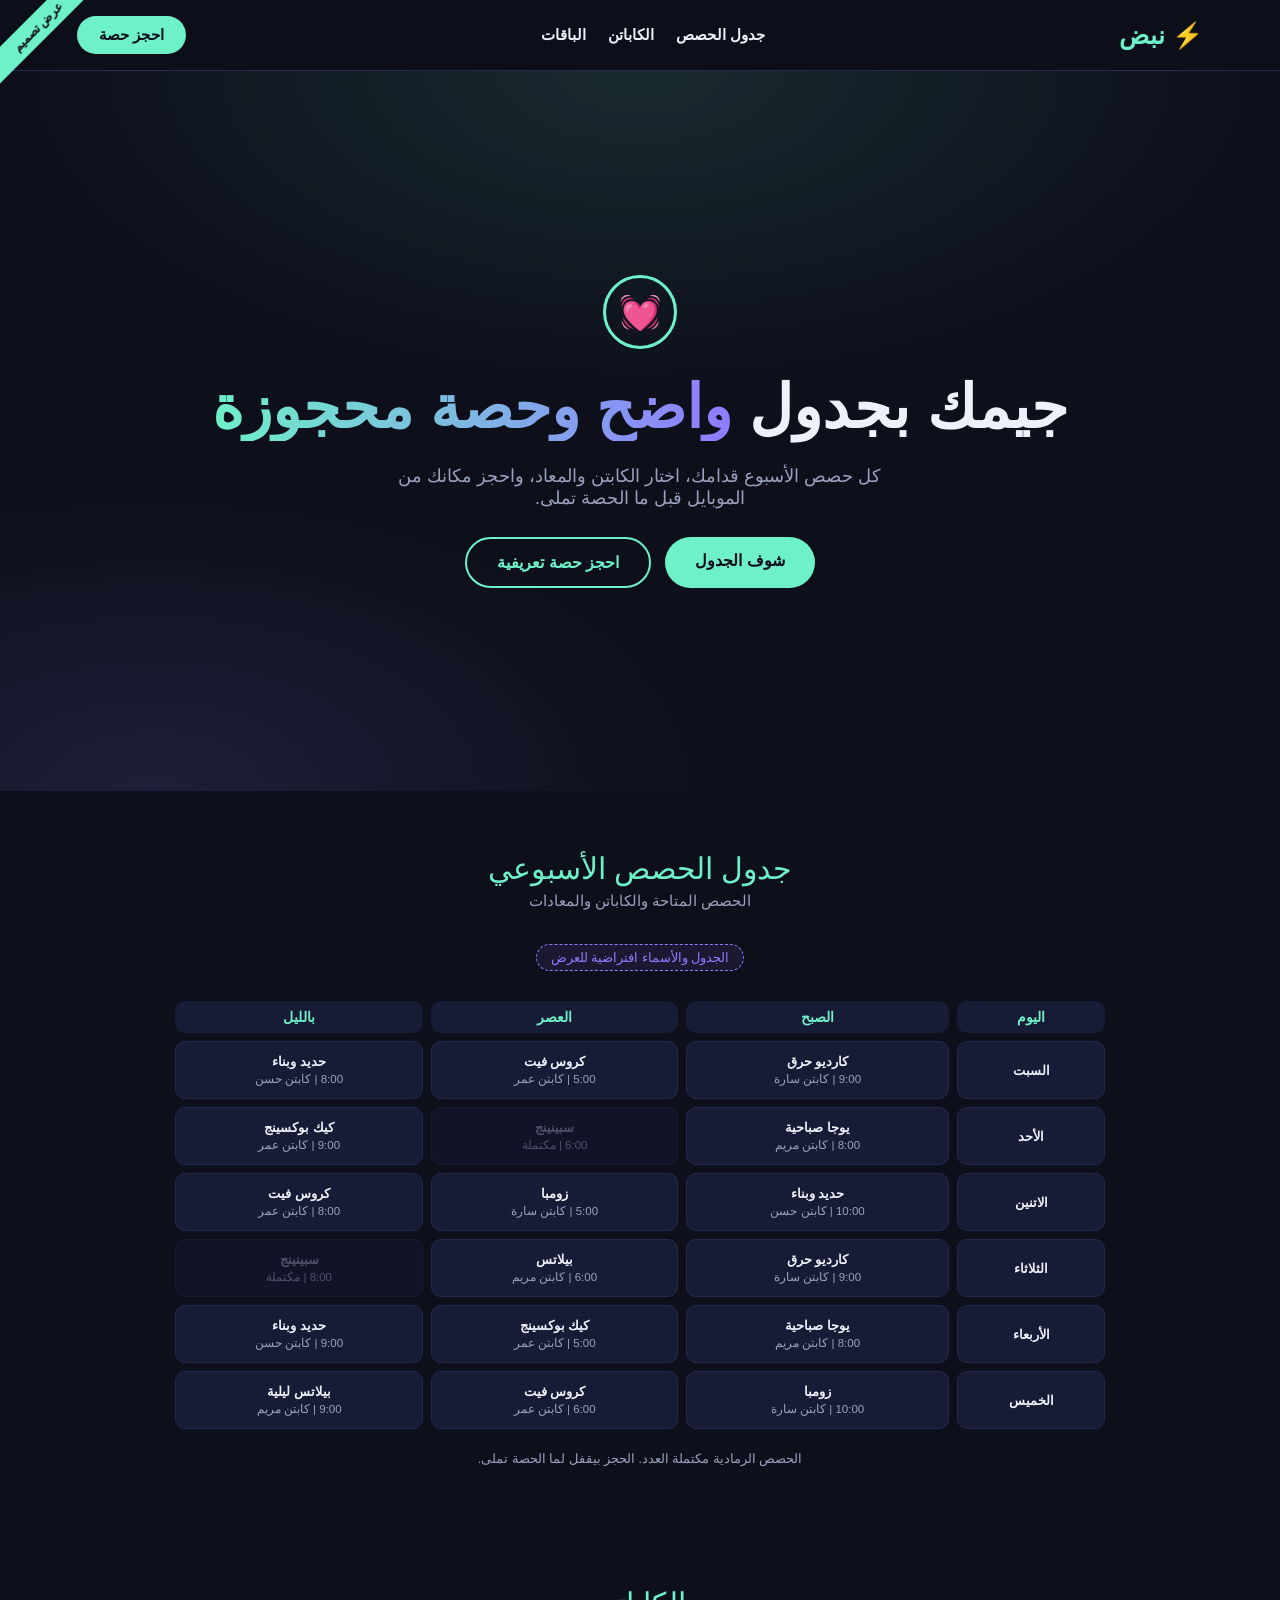
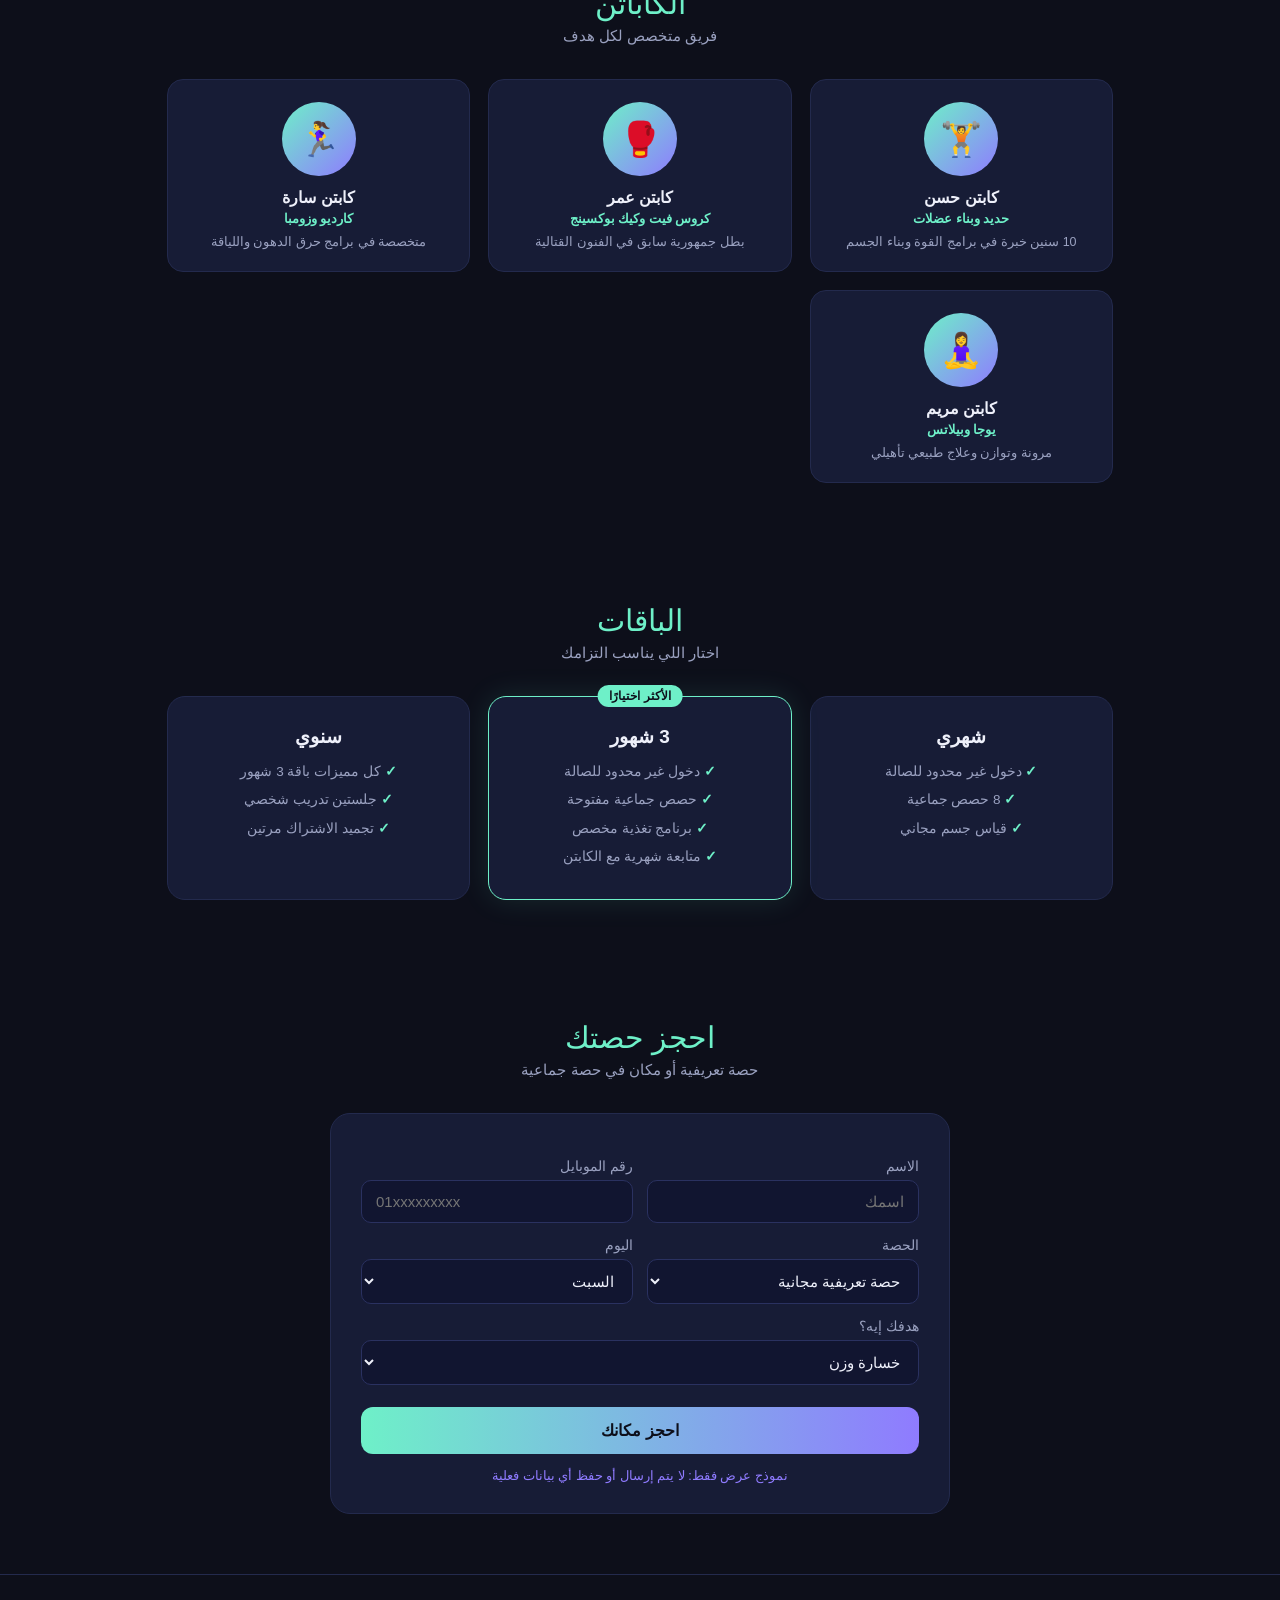
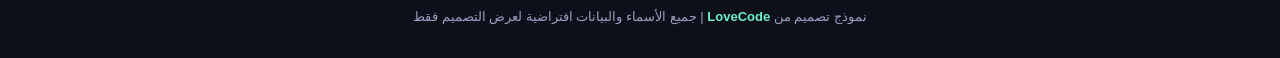
<file: gym/index.html>
<!DOCTYPE html>
<html lang="ar" dir="rtl">
<head>
<meta charset="UTF-8">
<meta name="viewport" content="width=device-width, initial-scale=1.0">
<title>نبض | جيم وحصص تدريب</title>
<style>
  :root{--bg:#0d0f1a;--bg2:#141830;--volt:#6ef0c8;--violet:#8f7bff;--cream:#eef0fa;--muted:#9aa1c0;--card:#171c36}
  *{margin:0;padding:0;box-sizing:border-box;font-family:'Segoe UI',Tahoma,Arial,sans-serif}
  body{background:var(--bg);color:var(--cream);overflow-x:hidden}
  .demo-ribbon{position:fixed;top:14px;left:-42px;transform:rotate(-45deg);background:var(--volt);
    color:#0d0f1a;padding:6px 48px;font-size:12px;font-weight:800;z-index:60}
  header{position:sticky;top:0;z-index:10;display:flex;align-items:center;justify-content:space-between;
    padding:16px 6vw;background:rgba(13,15,26,.85);backdrop-filter:blur(8px);border-bottom:1px solid #232a4d}
  .logo{font-size:25px;font-weight:800;color:var(--volt)}
  nav{display:flex;gap:22px}
  nav a{color:var(--cream);text-decoration:none;font-size:15px;font-weight:600}
  nav a:hover{color:var(--volt)}
  .book-btn{background:var(--volt);color:#0d0f1a;border:none;border-radius:22px;padding:10px 22px;
    font-weight:800;font-size:15px;cursor:pointer}
  .hero{min-height:80vh;display:flex;flex-direction:column;align-items:center;justify-content:center;
    text-align:center;padding:48px 6vw;background:
    radial-gradient(640px 320px at 50% 0%,rgba(110,240,200,.12),transparent),
    radial-gradient(560px 300px at 12% 100%,rgba(143,123,255,.14),transparent)}
  .hero .pulse{width:74px;height:74px;border-radius:50%;border:3px solid var(--volt);display:flex;
    align-items:center;justify-content:center;font-size:34px;margin-bottom:20px;
    box-shadow:0 0 0 0 rgba(110,240,200,.5);animation:pulse 2s infinite}
  @keyframes pulse{0%{box-shadow:0 0 0 0 rgba(110,240,200,.45)}70%{box-shadow:0 0 0 26px rgba(110,240,200,0)}100%{box-shadow:0 0 0 0 rgba(110,240,200,0)}}
  .hero h1{font-size:clamp(34px,6vw,60px);line-height:1.3}
  .hero h1 em{font-style:normal;background:linear-gradient(90deg,var(--volt),var(--violet));
    -webkit-background-clip:text;background-clip:text;color:transparent}
  .hero p{margin:18px 0 28px;color:var(--muted);font-size:18px;max-width:540px}
  .cta{display:flex;gap:14px;flex-wrap:wrap;justify-content:center}
  .cta a{text-decoration:none;font-weight:700;border-radius:26px;padding:14px 30px;font-size:16px}
  .cta .p1{background:var(--volt);color:#0d0f1a}
  .cta .p2{border:2px solid var(--volt);color:var(--volt)}
  section{padding:60px 6vw;max-width:1100px;margin:auto}
  .sec-title{text-align:center;font-size:30px;color:var(--volt);margin-bottom:6px}
  .sec-sub{text-align:center;color:var(--muted);margin-bottom:34px;font-size:15px}
  .note{display:inline-block;background:rgba(143,123,255,.1);border:1px dashed var(--violet);
    color:var(--violet);font-size:12.5px;border-radius:20px;padding:5px 14px;margin-bottom:22px}
  .center{text-align:center}
  .sched{width:100%;border-collapse:separate;border-spacing:8px}
  .sched th{color:var(--volt);font-size:13.5px;padding:8px;background:var(--card);border-radius:10px}
  .sched td{background:var(--card);border:1px solid #232a4d;border-radius:10px;padding:12px 8px;
    text-align:center;font-size:13px;transition:border-color .2s}
  .sched td:hover{border-color:var(--volt)}
  .sched .cls{font-weight:800;color:var(--cream)}
  .sched .tm{color:var(--muted);font-size:11.5px;margin-top:3px}
  .sched .full{opacity:.45}
  .sched .full .cls{color:var(--muted)}
  .legend{text-align:center;color:var(--muted);font-size:12.5px;margin-top:14px}
  .grid{display:grid;grid-template-columns:repeat(auto-fill,minmax(230px,1fr));gap:18px}
  .card{background:var(--card);border:1px solid #232a4d;border-radius:16px;padding:22px;text-align:center;
    transition:transform .25s,border-color .25s}
  .card:hover{transform:translateY(-5px);border-color:var(--volt)}
  .avatar{width:74px;height:74px;border-radius:50%;margin:0 auto 12px;display:flex;align-items:center;
    justify-content:center;font-size:34px;background:linear-gradient(135deg,var(--volt),var(--violet))}
  .card h3{font-size:16px;margin-bottom:4px}
  .card .role{color:var(--volt);font-size:12.5px;font-weight:700;margin-bottom:8px}
  .card p{font-size:12.5px;color:var(--muted)}
  .plans{display:grid;grid-template-columns:repeat(auto-fill,minmax(240px,1fr));gap:18px}
  .plan{background:var(--card);border:1px solid #232a4d;border-radius:18px;padding:28px;text-align:center;position:relative}
  .plan.hot{border-color:var(--volt);box-shadow:0 0 30px rgba(110,240,200,.12)}
  .plan .badge{position:absolute;top:-12px;right:50%;transform:translateX(50%);background:var(--volt);
    color:#0d0f1a;font-size:11.5px;font-weight:800;border-radius:12px;padding:4px 12px}
  .plan h3{font-size:19px;margin-bottom:10px}
  .plan ul{list-style:none;color:var(--muted);font-size:13.5px;line-height:2.1}
  .plan ul li::before{content:'✓ ';color:var(--volt);font-weight:800}
  form{background:var(--card);border:1px solid #232a4d;border-radius:20px;padding:30px;max-width:620px;margin:auto}
  .row{display:grid;grid-template-columns:1fr 1fr;gap:14px}
  label{display:block;font-size:13.5px;color:var(--muted);margin:14px 0 6px}
  input,select{width:100%;background:#111530;border:1px solid #2a3160;color:var(--cream);
    border-radius:10px;padding:12px 14px;font-size:15px}
  input:focus,select:focus{outline:none;border-color:var(--volt)}
  .submit{width:100%;margin-top:22px;background:linear-gradient(90deg,var(--volt),var(--violet));
    color:#0d0f1a;border:none;border-radius:12px;padding:14px;font-size:16px;font-weight:800;cursor:pointer}
  .form-note{text-align:center;font-size:12.5px;color:var(--violet);margin-top:14px}
  footer{text-align:center;padding:34px 6vw;color:var(--muted);font-size:13px;border-top:1px solid #232a4d}
  footer b{color:var(--volt)}
  @media(max-width:640px){.row{grid-template-columns:1fr}nav{display:none}.sched{font-size:11px}}
</style>
</head>
<body>
<div class="demo-ribbon">عرض تصميم</div>
<header>
  <div class="logo">⚡ نبض</div>
  <nav>
    <a href="#sched">جدول الحصص</a>
    <a href="#coaches">الكاباتن</a>
    <a href="#plans">الباقات</a>
  </nav>
  <button class="book-btn" onclick="document.getElementById('book').scrollIntoView({behavior:'smooth'})">احجز حصة</button>
</header>

<div class="hero">
  <div class="pulse">💓</div>
  <h1>جيمك بجدول <em>واضح وحصة محجوزة</em></h1>
  <p>كل حصص الأسبوع قدامك، اختار الكابتن والمعاد، واحجز مكانك من الموبايل قبل ما الحصة تملى.</p>
  <div class="cta">
    <a class="p1" href="#sched">شوف الجدول</a>
    <a class="p2" href="#book">احجز حصة تعريفية</a>
  </div>
</div>

<section id="sched">
  <div class="sec-title">جدول الحصص الأسبوعي</div>
  <div class="sec-sub">الحصص المتاحة والكاباتن والمعادات</div>
  <div class="center"><span class="note">الجدول والأسماء افتراضية للعرض</span></div>
  <table class="sched">
    <tr><th>اليوم</th><th>الصبح</th><th>العصر</th><th>بالليل</th></tr>
    <tr><td class="cls">السبت</td>
      <td><div class="cls">كارديو حرق</div><div class="tm">9:00 | كابتن سارة</div></td>
      <td><div class="cls">كروس فيت</div><div class="tm">5:00 | كابتن عمر</div></td>
      <td><div class="cls">حديد وبناء</div><div class="tm">8:00 | كابتن حسن</div></td></tr>
    <tr><td class="cls">الأحد</td>
      <td><div class="cls">يوجا صباحية</div><div class="tm">8:00 | كابتن مريم</div></td>
      <td class="full"><div class="cls">سبينينج</div><div class="tm">6:00 | مكتملة</div></td>
      <td><div class="cls">كيك بوكسينج</div><div class="tm">9:00 | كابتن عمر</div></td></tr>
    <tr><td class="cls">الاتنين</td>
      <td><div class="cls">حديد وبناء</div><div class="tm">10:00 | كابتن حسن</div></td>
      <td><div class="cls">زومبا</div><div class="tm">5:00 | كابتن سارة</div></td>
      <td><div class="cls">كروس فيت</div><div class="tm">8:00 | كابتن عمر</div></td></tr>
    <tr><td class="cls">الثلاثاء</td>
      <td><div class="cls">كارديو حرق</div><div class="tm">9:00 | كابتن سارة</div></td>
      <td><div class="cls">بيلاتس</div><div class="tm">6:00 | كابتن مريم</div></td>
      <td class="full"><div class="cls">سبينينج</div><div class="tm">8:00 | مكتملة</div></td></tr>
    <tr><td class="cls">الأربعاء</td>
      <td><div class="cls">يوجا صباحية</div><div class="tm">8:00 | كابتن مريم</div></td>
      <td><div class="cls">كيك بوكسينج</div><div class="tm">5:00 | كابتن عمر</div></td>
      <td><div class="cls">حديد وبناء</div><div class="tm">9:00 | كابتن حسن</div></td></tr>
    <tr><td class="cls">الخميس</td>
      <td><div class="cls">زومبا</div><div class="tm">10:00 | كابتن سارة</div></td>
      <td><div class="cls">كروس فيت</div><div class="tm">6:00 | كابتن عمر</div></td>
      <td><div class="cls">بيلاتس ليلية</div><div class="tm">9:00 | كابتن مريم</div></td></tr>
  </table>
  <div class="legend">الحصص الرمادية مكتملة العدد. الحجز بيقفل لما الحصة تملى.</div>
</section>

<section id="coaches">
  <div class="sec-title">الكاباتن</div>
  <div class="sec-sub">فريق متخصص لكل هدف</div>
  <div class="grid">
    <div class="card"><div class="avatar">🏋️</div><h3>كابتن حسن</h3><div class="role">حديد وبناء عضلات</div><p>10 سنين خبرة في برامج القوة وبناء الجسم</p></div>
    <div class="card"><div class="avatar">🥊</div><h3>كابتن عمر</h3><div class="role">كروس فيت وكيك بوكسينج</div><p>بطل جمهورية سابق في الفنون القتالية</p></div>
    <div class="card"><div class="avatar">🏃‍♀️</div><h3>كابتن سارة</h3><div class="role">كارديو وزومبا</div><p>متخصصة في برامج حرق الدهون واللياقة</p></div>
    <div class="card"><div class="avatar">🧘‍♀️</div><h3>كابتن مريم</h3><div class="role">يوجا وبيلاتس</div><p>مرونة وتوازن وعلاج طبيعي تأهيلي</p></div>
  </div>
</section>

<section id="plans">
  <div class="sec-title">الباقات</div>
  <div class="sec-sub">اختار اللي يناسب التزامك</div>
  <div class="plans">
    <div class="plan"><h3>شهري</h3><ul><li>دخول غير محدود للصالة</li><li>8 حصص جماعية</li><li>قياس جسم مجاني</li></ul></div>
    <div class="plan hot"><div class="badge">الأكثر اختيارًا</div><h3>3 شهور</h3><ul><li>دخول غير محدود للصالة</li><li>حصص جماعية مفتوحة</li><li>برنامج تغذية مخصص</li><li>متابعة شهرية مع الكابتن</li></ul></div>
    <div class="plan"><h3>سنوي</h3><ul><li>كل مميزات باقة 3 شهور</li><li>جلستين تدريب شخصي</li><li>تجميد الاشتراك مرتين</li></ul></div>
  </div>
</section>

<section id="book">
  <div class="sec-title">احجز حصتك</div>
  <div class="sec-sub">حصة تعريفية أو مكان في حصة جماعية</div>
  <form onsubmit="return false">
    <div class="row">
      <div><label>الاسم</label><input type="text" placeholder="اسمك"></div>
      <div><label>رقم الموبايل</label><input type="tel" placeholder="01xxxxxxxxx"></div>
    </div>
    <div class="row">
      <div><label>الحصة</label>
        <select><option>حصة تعريفية مجانية</option><option>كارديو حرق</option><option>كروس فيت</option><option>حديد وبناء</option><option>يوجا</option><option>كيك بوكسينج</option><option>زومبا</option></select>
      </div>
      <div><label>اليوم</label>
        <select><option>السبت</option><option>الأحد</option><option>الاتنين</option><option>الثلاثاء</option><option>الأربعاء</option><option>الخميس</option></select>
      </div>
    </div>
    <label>هدفك إيه؟</label>
    <select><option>خسارة وزن</option><option>بناء عضلات</option><option>لياقة عامة</option><option>مرونة واسترخاء</option></select>
    <button class="submit">احجز مكانك</button>
    <div class="form-note">نموذج عرض فقط: لا يتم إرسال أو حفظ أي بيانات فعلية</div>
  </form>
</section>

<footer>نموذج تصميم من <b>LoveCode</b> | جميع الأسماء والبيانات افتراضية لعرض التصميم فقط</footer>
</body>
</html>
</file>
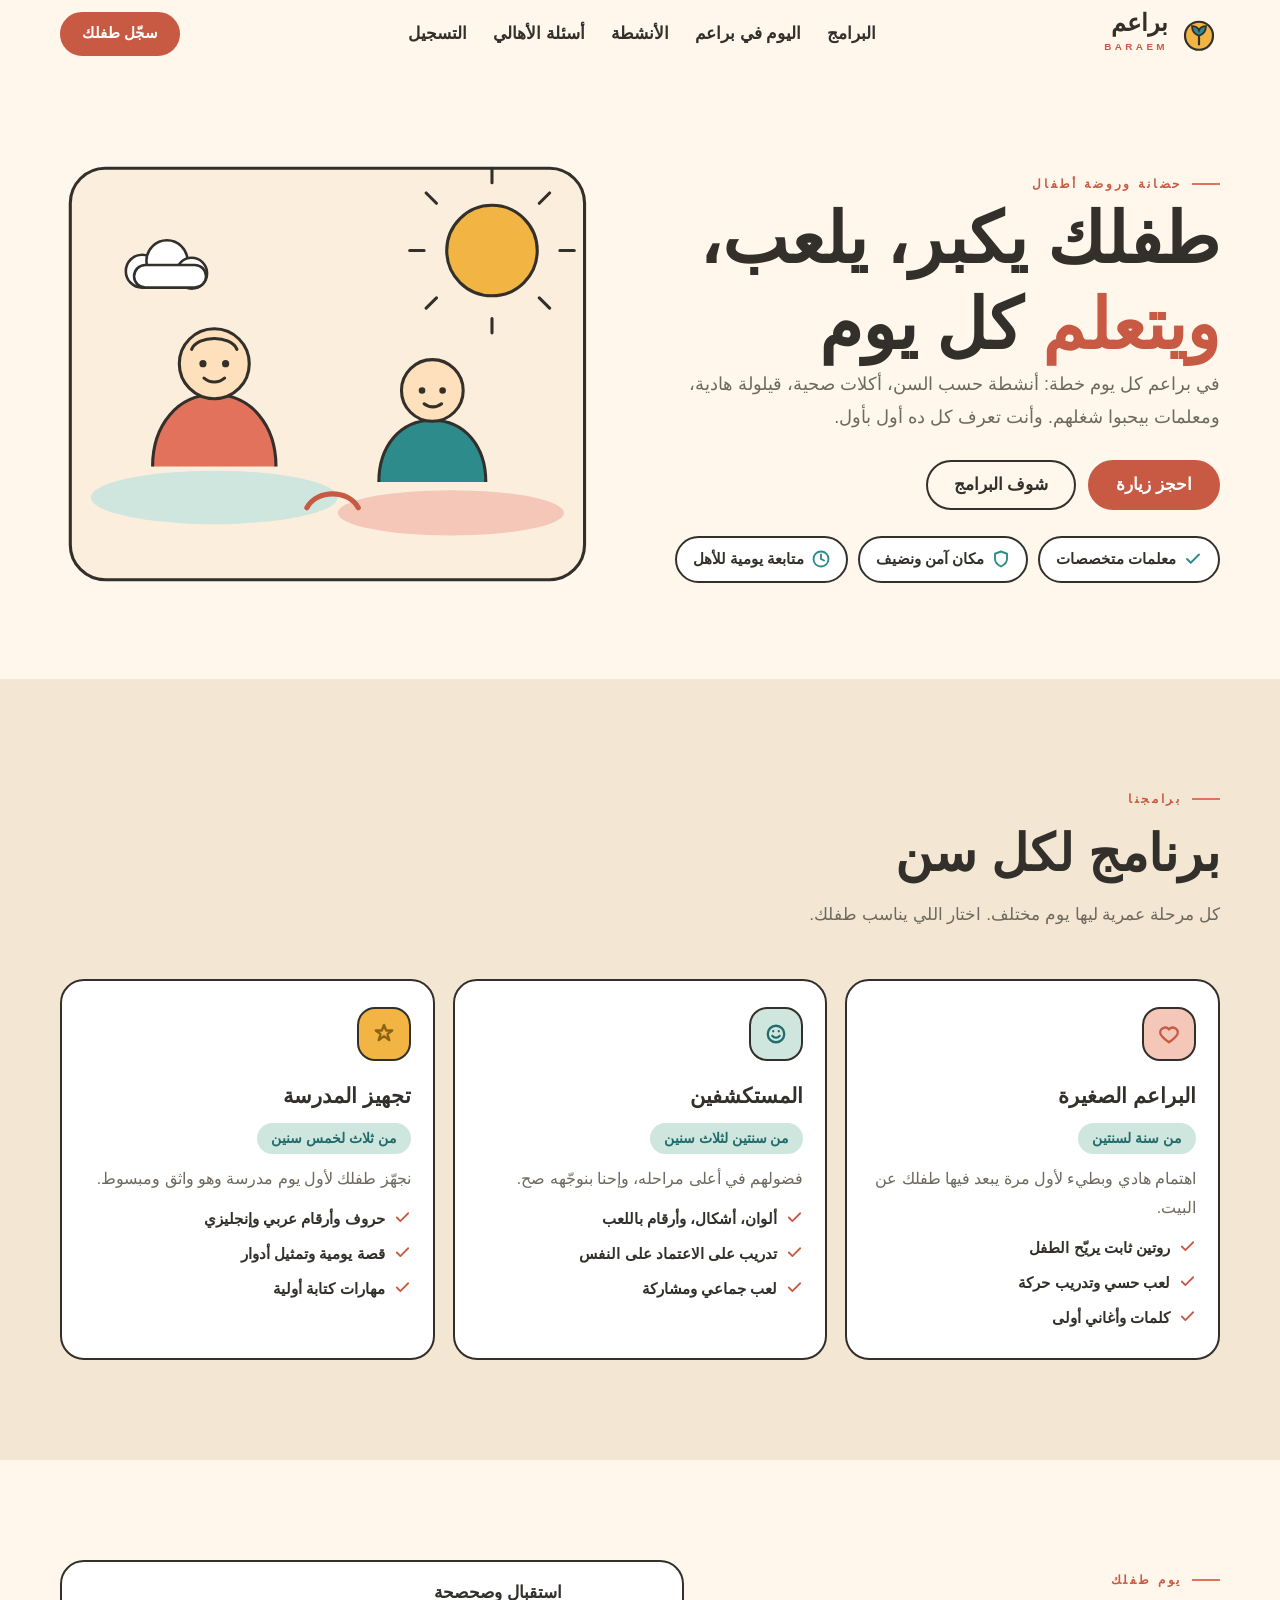
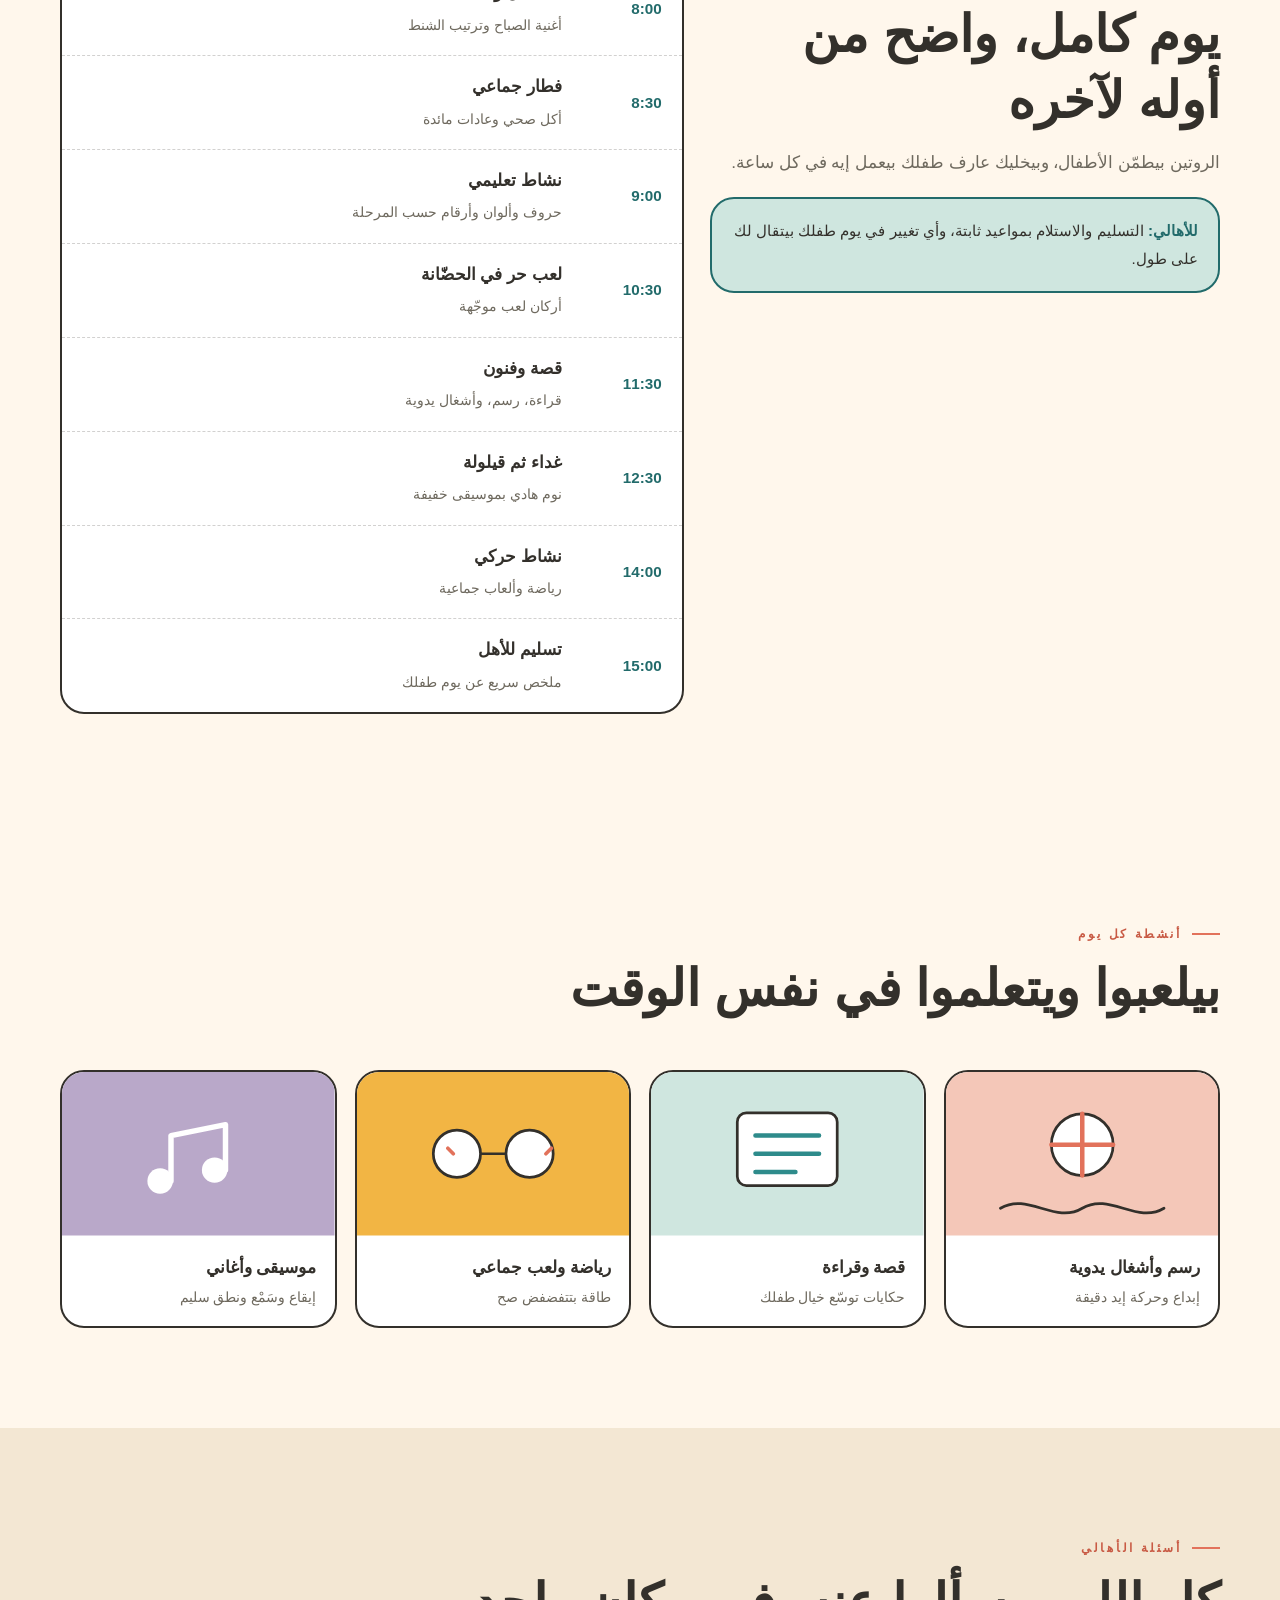
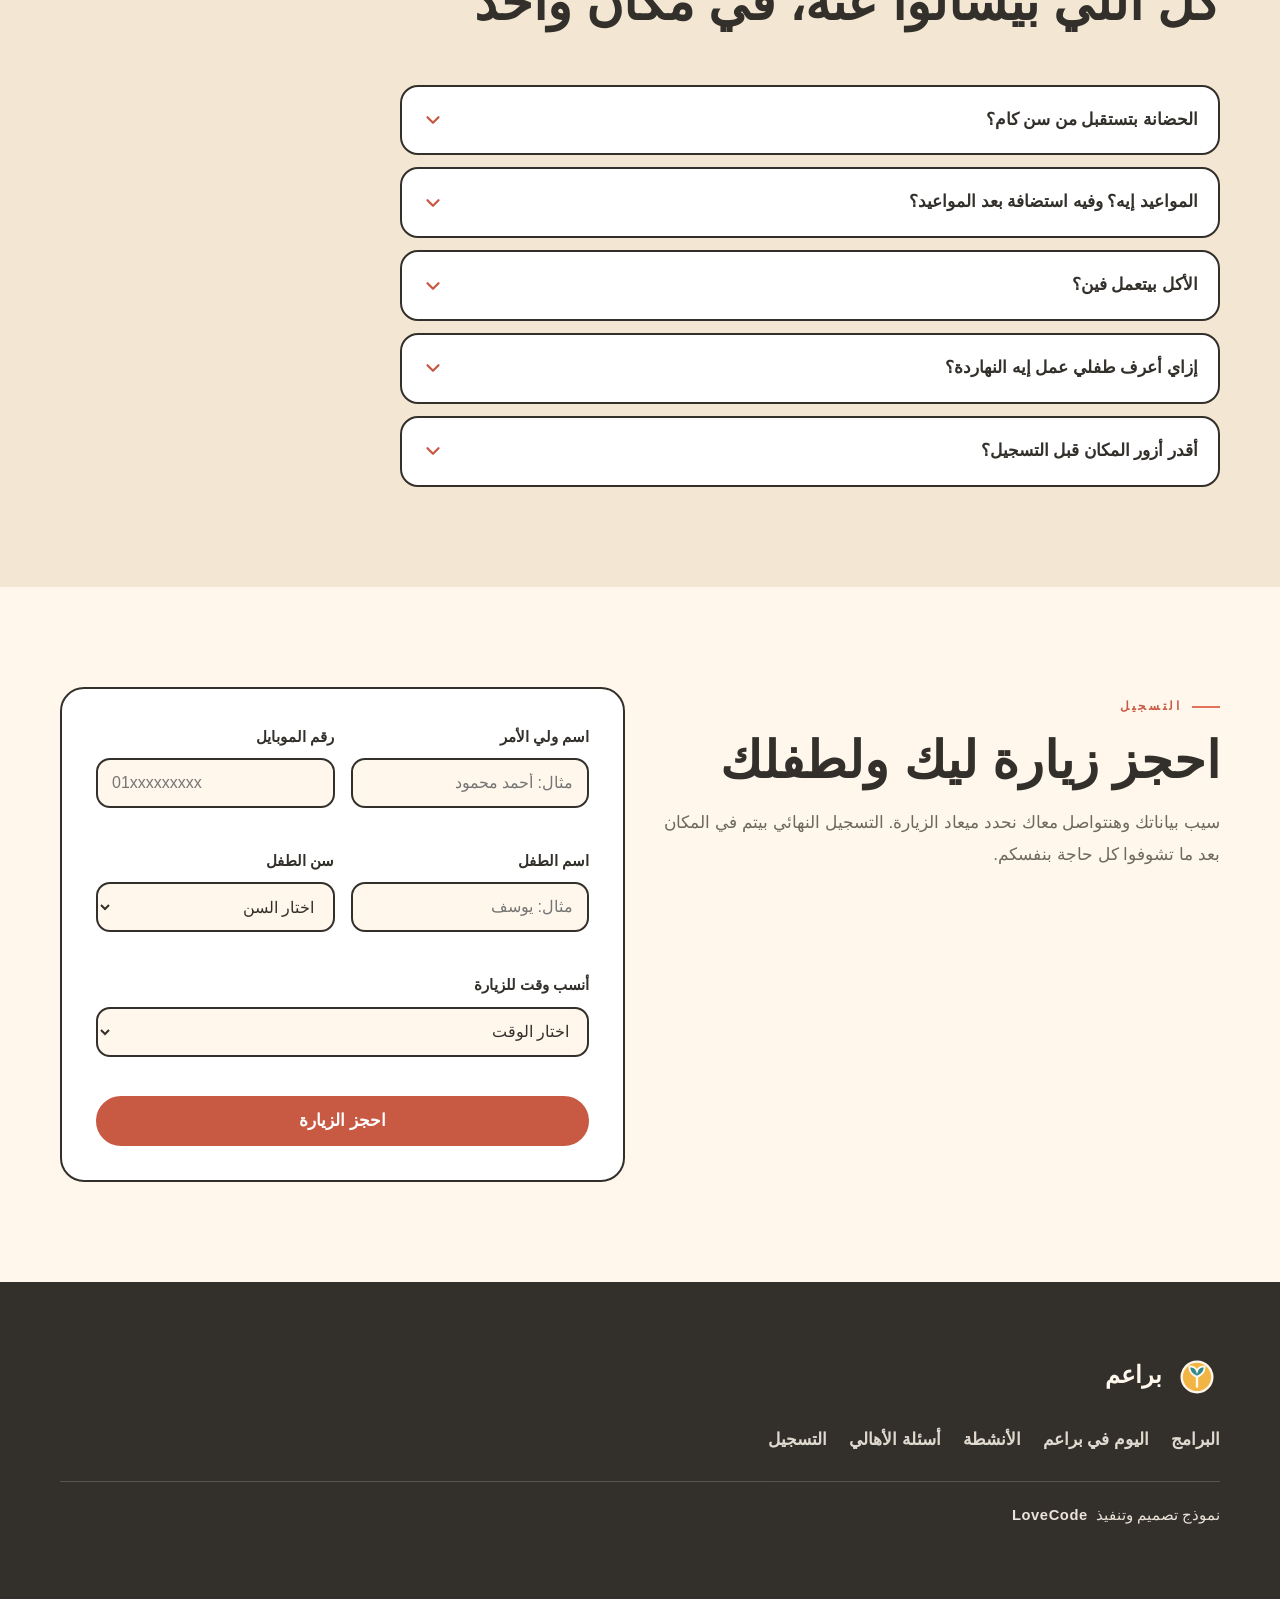
<file: nursery/index.html>
<!DOCTYPE html>
<html lang="ar" dir="rtl">
<head>
<meta charset="utf-8">
<meta name="viewport" content="width=device-width, initial-scale=1">
<title>براعم | حضانة وروضة أطفال</title>
<meta name="description" content="براعم: حضانة وروضة أطفال. برامج حسب السن، جدول يومي واضح، وأنشطة تنمي مهارات طفلك.">
<meta name="theme-color" content="#FFF7EC">
<style>
:root{--ink:#33302B;--ink2:#4A463E;--cream:#FFF7EC;--coral:#E2725B;--coral-d:#C85A44;--teal:#2E8B8B;--teal-d:#226B6B;--sun:#F2B544;--rose:#F4C7B8;--mint:#CFE6DF;--sand:#F3E7D3;--muted:#6E695E;--hh:68px;--r:24px}
*{box-sizing:border-box;margin:0;padding:0}
html{scroll-behavior:smooth;-webkit-text-size-adjust:100%}
body{font-family:"Segoe UI","Tahoma","Noto Naskh Arabic","Noto Sans Arabic","Arial",sans-serif;background:var(--cream);color:var(--ink);line-height:1.85;font-size:17px;overflow-x:clip;-webkit-font-smoothing:antialiased}
body.lock{overflow:hidden}
img,svg{display:block;max-width:100%}
button,input,select{font:inherit;color:inherit}
button{cursor:pointer}
a{color:inherit}
ul,ol{list-style:none}
:focus-visible{outline:3px solid var(--ink);outline-offset:3px;border-radius:8px}
.sr{position:absolute;width:1px;height:1px;overflow:hidden;clip:rect(0 0 0 0);white-space:nowrap}
.wrap{width:100%;max-width:1200px;margin-inline:auto;padding-inline:20px}
section{scroll-margin-top:var(--hh)}
.sec{padding-block:clamp(52px,8vw,100px)}
.ic{width:22px;height:22px;fill:none;stroke:currentColor;stroke-width:2.5;stroke-linecap:round;stroke-linejoin:round;flex:none}
.eyebrow{display:inline-flex;align-items:center;gap:10px;font-size:.78rem;font-weight:800;letter-spacing:.22em;color:var(--coral-d)}
.eyebrow::before{content:"";width:28px;height:2px;background:var(--coral)}
.h2{font-size:clamp(1.9rem,5.6vw,3.2rem);line-height:1.3;font-weight:800;margin-block:10px 12px}
.lead{font-size:1.08rem;color:var(--muted);max-width:34em}
.shead{margin-bottom:clamp(26px,5vw,48px)}
.btn{display:inline-flex;align-items:center;justify-content:center;gap:9px;min-height:50px;padding:0 26px;border-radius:999px;border:2px solid var(--ink);background:transparent;font-weight:800;text-decoration:none;transition:transform .25s,background .25s,color .25s,box-shadow .25s}
.btn:hover{transform:translateY(-2px);box-shadow:0 6px 0 rgba(51,48,43,.14)}
.btn:active{transform:translateY(0)}
.btn-primary{background:var(--coral-d);border-color:var(--coral-d);color:#fff}
.btn-primary:hover{background:var(--ink);border-color:var(--ink)}
.btn-ghost:hover{background:var(--ink);color:var(--cream)}
.btn-sm{min-height:44px;padding:0 20px;font-size:.95rem}
.js .rv{opacity:0;transform:translateY(26px);transition:opacity .8s ease,transform .8s ease;transition-delay:var(--d,0s)}
.js .rv.in{opacity:1;transform:none}
.hdr{position:sticky;top:0;z-index:50;height:var(--hh);background:rgba(255,247,236,.85);backdrop-filter:blur(12px);-webkit-backdrop-filter:blur(12px);border-bottom:1px solid transparent;transition:border-color .3s,background .3s}
.hdr.sc{border-color:rgba(51,48,43,.13);background:rgba(255,247,236,.96)}
.hdr .wrap{height:100%;display:flex;align-items:center;justify-content:space-between;gap:10px}
.brand{display:flex;align-items:center;gap:10px;text-decoration:none}
.brand svg{width:42px;height:42px}
.brand b{display:block;font-size:1.5rem;line-height:1;font-weight:800}
.brand small{display:block;font-size:.62rem;letter-spacing:.34em;font-weight:800;color:var(--coral-d);font-family:Arial,sans-serif;direction:ltr;text-align:start;margin-top:3px}
.nav{position:absolute;top:100%;inset-inline:0;background:var(--cream);border-bottom:2px solid var(--ink);padding:10px 20px 20px;display:grid;gap:2px;visibility:hidden;opacity:0;transform:translateY(-10px);transition:.25s}
.nav.open{visibility:visible;opacity:1;transform:none}
.nav a{display:block;padding:12px 6px;font-weight:700;text-decoration:none;border-bottom:1px dashed rgba(51,48,43,.2)}
.nav a.act{color:var(--coral-d)}
.hdr-r{display:flex;align-items:center;gap:8px}
.burger{width:46px;height:46px;border-radius:50%;border:2px solid var(--ink);background:transparent;display:grid;place-items:center}
.burger span,.burger span::before,.burger span::after{display:block;width:18px;height:2.5px;background:var(--ink);border-radius:2px;transition:.25s;position:relative}
.burger span::before,.burger span::after{content:"";position:absolute;inset-inline-start:0}
.burger span::before{top:-6px}.burger span::after{top:6px}
.burger[aria-expanded=true] span{background:transparent}
.burger[aria-expanded=true] span::before{top:0;transform:rotate(45deg)}
.burger[aria-expanded=true] span::after{top:0;transform:rotate(-45deg)}
@media(min-width:900px){
.nav{position:static;display:flex;gap:22px;padding:0;border:0;background:none;visibility:visible;opacity:1;transform:none}
.nav a{border:0;padding:6px 2px}
.burger{display:none}
}
/* hero */
.hero{position:relative;padding-block:clamp(40px,7vw,90px);overflow:clip}
.hero .wrap{display:grid;grid-template-columns:minmax(0,1fr);gap:34px;align-items:center}
.hero h1{font-size:clamp(2.3rem,7.4vw,4.4rem);line-height:1.22;font-weight:800}
.hero h1 em{font-style:normal;color:var(--coral-d)}
.hero p{color:var(--muted);font-size:1.12rem;max-width:32em}
.hero-cta{display:flex;flex-wrap:wrap;gap:12px;margin-top:26px}
.hero-art{position:relative}
.hero-art svg{width:100%;height:auto}
.trust{display:flex;flex-wrap:wrap;gap:10px;margin-top:26px}
.trust span{display:inline-flex;align-items:center;gap:8px;background:#fff;border:2px solid var(--ink);border-radius:999px;padding:8px 16px;font-weight:700;font-size:.92rem}
.trust .ic{width:18px;height:18px;color:var(--teal)}
@media(min-width:960px){.hero .wrap{grid-template-columns:1.05fr .95fr}}
/* programs */
.prog{background:var(--sand)}
.cards{display:grid;grid-template-columns:minmax(0,1fr);gap:18px}
@media(min-width:760px){.cards{grid-template-columns:repeat(3,1fr)}}
.pcard{background:#fff;border:2px solid var(--ink);border-radius:var(--r);padding:26px 22px;position:relative;transition:transform .3s,box-shadow .3s}
.pcard:hover{transform:translateY(-6px);box-shadow:0 10px 0 rgba(51,48,43,.12)}
.pcard .dot{width:54px;height:54px;border-radius:18px;display:grid;place-items:center;margin-bottom:16px;border:2px solid var(--ink)}
.pcard h3{font-size:1.3rem;font-weight:800;margin-bottom:6px}
.pcard .age{display:inline-block;background:var(--mint);border-radius:999px;padding:3px 14px;font-size:.85rem;font-weight:800;color:var(--teal-d);margin-bottom:10px}
.pcard p{color:var(--muted);font-size:.98rem}
.pcard ul{margin-top:12px;display:grid;gap:7px}
.pcard li{display:flex;gap:9px;align-items:flex-start;font-size:.95rem;font-weight:600}
.pcard li .ic{width:17px;height:17px;color:var(--coral-d);margin-top:4px}
/* schedule */
.sched-grid{display:grid;grid-template-columns:minmax(0,1fr);gap:26px}
@media(min-width:960px){.sched-grid{grid-template-columns:.9fr 1.1fr;align-items:start}}
.day{display:grid;grid-template-columns:minmax(0,1fr);gap:0;background:#fff;border:2px solid var(--ink);border-radius:var(--r);overflow:hidden}
.slot{display:grid;grid-template-columns:86px 1fr;gap:14px;padding:15px 20px;align-items:center}
.slot+.slot{border-top:1px dashed rgba(51,48,43,.22)}
.slot time{font-weight:800;color:var(--teal-d);font-size:.95rem;direction:ltr;text-align:end}
.slot b{display:block;font-weight:800}
.slot small{color:var(--muted)}
.note{margin-top:18px;background:var(--mint);border:2px solid var(--teal-d);border-radius:var(--r);padding:18px 20px;font-size:.95rem}
.note b{color:var(--teal-d)}
/* activities */
.acts{display:grid;grid-template-columns:minmax(0,1fr);gap:18px}
@media(min-width:700px){.acts{grid-template-columns:repeat(2,1fr)}}
@media(min-width:1020px){.acts{grid-template-columns:repeat(4,1fr)}}
.acard{border-radius:var(--r);border:2px solid var(--ink);overflow:hidden;background:#fff;transition:transform .3s}
.acard:hover{transform:translateY(-6px)}
.acard svg{width:100%;height:auto}
.acard .t{padding:16px 18px}
.acard h3{font-size:1.08rem;font-weight:800}
.acard p{font-size:.9rem;color:var(--muted)}
/* faq */
.faq{background:var(--sand)}
.acc{display:grid;grid-template-columns:minmax(0,1fr);gap:12px;max-width:820px}
.acc-item{background:#fff;border:2px solid var(--ink);border-radius:18px;overflow:hidden}
.acc-q{width:100%;display:flex;justify-content:space-between;align-items:center;gap:14px;background:none;border:0;padding:18px 20px;font-weight:800;font-size:1.04rem;text-align:start}
.acc-q .ic{transition:transform .3s;color:var(--coral-d)}
.acc-item.open .acc-q .ic{transform:rotate(180deg)}
.acc-a{max-height:0;overflow:hidden;transition:max-height .35s ease}
.acc-a p{padding:0 20px 18px;color:var(--muted)}
/* register */
.reg-grid{display:grid;grid-template-columns:minmax(0,1fr);gap:30px}
@media(min-width:960px){.reg-grid{grid-template-columns:1fr 1fr;align-items:start}}
.form{background:#fff;border:2px solid var(--ink);border-radius:var(--r);padding:clamp(20px,4vw,34px);display:grid;grid-template-columns:minmax(0,1fr);gap:16px}
.field{display:grid;grid-template-columns:minmax(0,1fr);gap:7px}
.field label{font-weight:800;font-size:.95rem}
.field input,.field select{min-height:50px;border:2px solid var(--ink);border-radius:14px;padding:0 14px;background:var(--cream);font-size:1rem}
.field input:focus,.field select:focus{outline:3px solid var(--sun);outline-offset:1px}
.field .err{color:#B0341F;font-size:.85rem;font-weight:700;min-height:1.2em}
.frow{display:grid;grid-template-columns:minmax(0,1fr);gap:16px}
@media(min-width:620px){.frow{grid-template-columns:1fr 1fr}}
.done{display:none;background:var(--mint);border:2px solid var(--teal-d);border-radius:var(--r);padding:24px;text-align:center}
.done.show{display:block}
.done h3{color:var(--teal-d);font-size:1.3rem;margin-bottom:8px}
.done p{font-size:.98rem}
.done .sum{margin-top:12px;background:#fff;border-radius:14px;padding:14px 18px;text-align:start;font-size:.94rem;display:grid;grid-template-columns:minmax(0,1fr);gap:4px}
/* footer */
.ftr{background:var(--ink);color:var(--cream);padding-block:clamp(40px,6vw,70px)}
.ftr .wrap{display:grid;grid-template-columns:minmax(0,1fr);gap:26px}
.ftr-brand{display:flex;align-items:center;gap:12px}
.ftr-brand svg{width:46px;height:46px}
.ftr-brand b{font-size:1.5rem}
.ftr nav{display:flex;flex-wrap:wrap;gap:8px 22px}
.ftr nav a{text-decoration:none;font-weight:700;opacity:.85}
.ftr nav a:hover{opacity:1;color:var(--sun)}
.ftr .lc{border-top:1px solid rgba(255,247,236,.2);padding-top:20px;display:flex;flex-wrap:wrap;gap:8px;align-items:center;font-size:.92rem;opacity:.9}
.ftr .lc b{font-family:Arial,sans-serif;letter-spacing:.04em}
</style>
</head>
<body>
<script>document.body.classList.add('js')</script>
<header class="hdr" id="hdr">
  <div class="wrap">
    <a class="brand" href="#top" aria-label="براعم - الرئيسية">
      <svg viewBox="0 0 48 48" aria-hidden="true"><circle cx="24" cy="26" r="16" fill="#F2B544" stroke="#33302B" stroke-width="2.5"/><path d="M24 26c-5-2-8-6-8-11 4 0 7 2 8 5 1-3 4-5 8-5 0 5-3 9-8 11z" fill="#2E8B8B" stroke="#33302B" stroke-width="2"/><path d="M24 26v10" stroke="#33302B" stroke-width="2.5" stroke-linecap="round"/></svg>
      <span><b>براعم</b><small>BARAEM</small></span>
    </a>
    <nav class="nav" id="nav" aria-label="التنقل الرئيسي">
      <a href="#programs">البرامج</a>
      <a href="#day">اليوم في براعم</a>
      <a href="#activities">الأنشطة</a>
      <a href="#faq">أسئلة الأهالي</a>
      <a href="#register">التسجيل</a>
    </nav>
    <div class="hdr-r">
      <a class="btn btn-primary btn-sm" href="#register">سجّل طفلك</a>
      <button class="burger" id="burger" aria-expanded="false" aria-controls="nav" aria-label="القائمة"><span></span></button>
    </div>
  </div>
</header>

<main id="top">
<!-- hero -->
<section class="hero">
  <div class="wrap">
    <div>
      <span class="eyebrow rv">حضانة وروضة أطفال</span>
      <h1 class="rv" style="--d:.08s">طفلك يكبر، يلعب، <em>ويتعلم</em> كل يوم</h1>
      <p class="rv" style="--d:.16s">في براعم كل يوم خطة: أنشطة حسب السن، أكلات صحية، قيلولة هادية، ومعلمات بيحبوا شغلهم. وأنت تعرف كل ده أول بأول.</p>
      <div class="hero-cta rv" style="--d:.24s">
        <a class="btn btn-primary" href="#register">احجز زيارة</a>
        <a class="btn btn-ghost" href="#programs">شوف البرامج</a>
      </div>
      <div class="trust rv" style="--d:.32s">
        <span><svg class="ic" viewBox="0 0 24 24"><path d="M20 6L9 17l-5-5"/></svg>معلمات متخصصات</span>
        <span><svg class="ic" viewBox="0 0 24 24"><path d="M12 22s8-4 8-10V5l-8-3-8 3v7c0 6 8 10 8 10z"/></svg>مكان آمن ونضيف</span>
        <span><svg class="ic" viewBox="0 0 24 24"><circle cx="12" cy="12" r="10"/><path d="M12 6v6l4 2"/></svg>متابعة يومية للأهل</span>
      </div>
    </div>
    <div class="hero-art rv" style="--d:.2s">
      <svg viewBox="0 0 520 420" role="img" aria-label="رسمة أطفال بيلعبوا تحت الشمس">
        <rect x="10" y="10" width="500" height="400" rx="34" fill="#FBEEDC" stroke="#33302B" stroke-width="3"/>
        <circle cx="420" cy="90" r="44" fill="#F2B544" stroke="#33302B" stroke-width="3"/>
        <g stroke="#33302B" stroke-width="3" stroke-linecap="round"><path d="M420 24v-14M420 170v-14M486 90h14M340 90h14M466 44l10-10M366 136l-10 10M466 136l10 10M366 44l-10-10"/></g>
        <ellipse cx="150" cy="330" rx="120" ry="26" fill="#CFE6DF"/>
        <ellipse cx="380" cy="345" rx="110" ry="22" fill="#F4C7B8"/>
        <path d="M90 300c0-40 24-70 60-70s60 30 60 70" fill="#E2725B" stroke="#33302B" stroke-width="3"/>
        <circle cx="150" cy="200" r="34" fill="#FFE0BD" stroke="#33302B" stroke-width="3"/>
        <path d="M128 186c6-14 38-14 44 0" fill="none" stroke="#33302B" stroke-width="3" stroke-linecap="round"/>
        <circle cx="139" cy="200" r="3.5" fill="#33302B"/><circle cx="161" cy="200" r="3.5" fill="#33302B"/>
        <path d="M140 214c6 5 14 5 20 0" fill="none" stroke="#33302B" stroke-width="3" stroke-linecap="round"/>
        <path d="M310 315c0-34 20-60 52-60s52 26 52 60" fill="#2E8B8B" stroke="#33302B" stroke-width="3"/>
        <circle cx="362" cy="226" r="30" fill="#FFE0BD" stroke="#33302B" stroke-width="3"/>
        <circle cx="352" cy="226" r="3.2" fill="#33302B"/><circle cx="372" cy="226" r="3.2" fill="#33302B"/>
        <path d="M354 239c5 4 12 4 17 0" fill="none" stroke="#33302B" stroke-width="3" stroke-linecap="round"/>
        <g fill="#FFF" stroke="#33302B" stroke-width="2.5"><circle cx="80" cy="110" r="16"/><circle cx="104" cy="100" r="20"/><circle cx="128" cy="112" r="15"/><rect x="72" y="104" width="70" height="22" rx="11"/></g>
        <path d="M240 340c10-18 40-18 50 0" fill="none" stroke="#C85A44" stroke-width="5" stroke-linecap="round"/>
      </svg>
    </div>
  </div>
</section>
<!-- programs -->
<section class="sec prog" id="programs">
  <div class="wrap">
    <div class="shead rv">
      <span class="eyebrow">برامجنا</span>
      <h2 class="h2">برنامج لكل سن</h2>
      <p class="lead">كل مرحلة عمرية ليها يوم مختلف. اختار اللي يناسب طفلك.</p>
    </div>
    <div class="cards">
      <article class="pcard rv">
        <div class="dot" style="background:var(--rose)"><svg class="ic" viewBox="0 0 24 24" style="color:var(--coral-d)"><path d="M12 21s-7-4.6-9.3-9A5.4 5.4 0 0 1 12 7a5.4 5.4 0 0 1 9.3 5C19 16.4 12 21 12 21z"/></svg></div>
        <h3>البراعم الصغيرة</h3>
        <span class="age">من سنة لسنتين</span>
        <p>اهتمام هادي وبطيء لأول مرة يبعد فيها طفلك عن البيت.</p>
        <ul>
          <li><svg class="ic" viewBox="0 0 24 24"><path d="M20 6L9 17l-5-5"/></svg>روتين ثابت يريّح الطفل</li>
          <li><svg class="ic" viewBox="0 0 24 24"><path d="M20 6L9 17l-5-5"/></svg>لعب حسي وتدريب حركة</li>
          <li><svg class="ic" viewBox="0 0 24 24"><path d="M20 6L9 17l-5-5"/></svg>كلمات وأغاني أولى</li>
        </ul>
      </article>
      <article class="pcard rv" style="--d:.1s">
        <div class="dot" style="background:var(--mint)"><svg class="ic" viewBox="0 0 24 24" style="color:var(--teal-d)"><circle cx="12" cy="12" r="9"/><path d="M8 14s1.5 2 4 2 4-2 4-2M9 9h.01M15 9h.01"/></svg></div>
        <h3>المستكشفين</h3>
        <span class="age">من سنتين لثلاث سنين</span>
        <p>فضولهم في أعلى مراحله، وإحنا بنوجّهه صح.</p>
        <ul>
          <li><svg class="ic" viewBox="0 0 24 24"><path d="M20 6L9 17l-5-5"/></svg>ألوان، أشكال، وأرقام باللعب</li>
          <li><svg class="ic" viewBox="0 0 24 24"><path d="M20 6L9 17l-5-5"/></svg>تدريب على الاعتماد على النفس</li>
          <li><svg class="ic" viewBox="0 0 24 24"><path d="M20 6L9 17l-5-5"/></svg>لعب جماعي ومشاركة</li>
        </ul>
      </article>
      <article class="pcard rv" style="--d:.2s">
        <div class="dot" style="background:var(--sun)"><svg class="ic" viewBox="0 0 24 24" style="color:#8A6414"><path d="M12 2l2.4 6.2H21l-5.2 4 2 6.4L12 14.5 6.2 18.6l2-6.4-5.2-4h6.6z"/></svg></div>
        <h3>تجهيز المدرسة</h3>
        <span class="age">من ثلاث لخمس سنين</span>
        <p>نجهّز طفلك لأول يوم مدرسة وهو واثق ومبسوط.</p>
        <ul>
          <li><svg class="ic" viewBox="0 0 24 24"><path d="M20 6L9 17l-5-5"/></svg>حروف وأرقام عربي وإنجليزي</li>
          <li><svg class="ic" viewBox="0 0 24 24"><path d="M20 6L9 17l-5-5"/></svg>قصة يومية وتمثيل أدوار</li>
          <li><svg class="ic" viewBox="0 0 24 24"><path d="M20 6L9 17l-5-5"/></svg>مهارات كتابة أولية</li>
        </ul>
      </article>
    </div>
  </div>
</section>

<!-- day schedule -->
<section class="sec" id="day">
  <div class="wrap sched-grid">
    <div class="rv">
      <span class="eyebrow">يوم طفلك</span>
      <h2 class="h2">يوم كامل، واضح من أوله لآخره</h2>
      <p class="lead">الروتين بيطمّن الأطفال، وبيخليك عارف طفلك بيعمل إيه في كل ساعة.</p>
      <div class="note"><b>للأهالي:</b> التسليم والاستلام بمواعيد ثابتة، وأي تغيير في يوم طفلك بيتقال لك على طول.</div>
    </div>
    <div class="day rv" style="--d:.12s">
      <div class="slot"><time>8:00</time><div><b>استقبال وصحصحة</b><small>أغنية الصباح وترتيب الشنط</small></div></div>
      <div class="slot"><time>8:30</time><div><b>فطار جماعي</b><small>أكل صحي وعادات مائدة</small></div></div>
      <div class="slot"><time>9:00</time><div><b>نشاط تعليمي</b><small>حروف وألوان وأرقام حسب المرحلة</small></div></div>
      <div class="slot"><time>10:30</time><div><b>لعب حر في الحضّانة</b><small>أركان لعب موجّهة</small></div></div>
      <div class="slot"><time>11:30</time><div><b>قصة وفنون</b><small>قراءة، رسم، وأشغال يدوية</small></div></div>
      <div class="slot"><time>12:30</time><div><b>غداء ثم قيلولة</b><small>نوم هادي بموسيقى خفيفة</small></div></div>
      <div class="slot"><time>14:00</time><div><b>نشاط حركي</b><small>رياضة وألعاب جماعية</small></div></div>
      <div class="slot"><time>15:00</time><div><b>تسليم للأهل</b><small>ملخص سريع عن يوم طفلك</small></div></div>
    </div>
  </div>
</section>
<!-- activities -->
<section class="sec" id="activities">
  <div class="wrap">
    <div class="shead rv">
      <span class="eyebrow">أنشطة كل يوم</span>
      <h2 class="h2">بيلعبوا ويتعلموا في نفس الوقت</h2>
    </div>
    <div class="acts">
      <article class="acard rv">
        <svg viewBox="0 0 300 180" aria-hidden="true"><rect width="300" height="180" fill="#F4C7B8"/><circle cx="150" cy="80" r="34" fill="#FFF" stroke="#33302B" stroke-width="3"/><path d="M150 46v68M116 80h68" stroke="#E2725B" stroke-width="5" stroke-linecap="round"/><path d="M60 150c30-18 60 18 90 0s60 18 90 0" fill="none" stroke="#33302B" stroke-width="3" stroke-linecap="round"/></svg>
        <div class="t"><h3>رسم وأشغال يدوية</h3><p>إبداع وحركة إيد دقيقة</p></div>
      </article>
      <article class="acard rv" style="--d:.08s">
        <svg viewBox="0 0 300 180" aria-hidden="true"><rect width="300" height="180" fill="#CFE6DF"/><rect x="95" y="45" width="110" height="80" rx="10" fill="#FFF" stroke="#33302B" stroke-width="3"/><path d="M115 70h70M115 90h70M115 110h44" stroke="#2E8B8B" stroke-width="5" stroke-linecap="round"/></svg>
        <div class="t"><h3>قصة وقراءة</h3><p>حكايات توسّع خيال طفلك</p></div>
      </article>
      <article class="acard rv" style="--d:.16s">
        <svg viewBox="0 0 300 180" aria-hidden="true"><rect width="300" height="180" fill="#F2B544"/><circle cx="110" cy="90" r="26" fill="#FFF" stroke="#33302B" stroke-width="3"/><circle cx="190" cy="90" r="26" fill="#FFF" stroke="#33302B" stroke-width="3"/><path d="M136 90h28" stroke="#33302B" stroke-width="3"/><path d="M100 84l6 6M214 84l-6 6" stroke="#E2725B" stroke-width="4" stroke-linecap="round"/></svg>
        <div class="t"><h3>رياضة ولعب جماعي</h3><p>طاقة بتتفضفض صح</p></div>
      </article>
      <article class="acard rv" style="--d:.24s">
        <svg viewBox="0 0 300 180" aria-hidden="true"><rect width="300" height="180" fill="#B9A8C9"/><path d="M120 120V70l60-12v50" fill="none" stroke="#FFF" stroke-width="6" stroke-linecap="round" stroke-linejoin="round"/><circle cx="108" cy="120" r="14" fill="#FFF"/><circle cx="168" cy="108" r="14" fill="#FFF"/></svg>
        <div class="t"><h3>موسيقى وأغاني</h3><p>إيقاع وسَمْع ونطق سليم</p></div>
      </article>
    </div>
  </div>
</section>

<!-- faq -->
<section class="sec faq" id="faq">
  <div class="wrap">
    <div class="shead rv">
      <span class="eyebrow">أسئلة الأهالي</span>
      <h2 class="h2">كل اللي بيسألوا عنه، في مكان واحد</h2>
    </div>
    <div class="acc rv" id="acc">
      <div class="acc-item">
        <button class="acc-q" aria-expanded="false">الحضانة بتستقبل من سن كام؟<svg class="ic" viewBox="0 0 24 24"><path d="M6 9l6 6 6-6"/></svg></button>
        <div class="acc-a"><p>من سنة لخمس سنين، وكل سن ليها برنامج ومعلمات مخصوص.</p></div>
      </div>
      <div class="acc-item">
        <button class="acc-q" aria-expanded="false">المواعيد إيه؟ وفيه استضافة بعد المواعيد؟<svg class="ic" viewBox="0 0 24 24"><path d="M6 9l6 6 6-6"/></svg></button>
        <div class="acc-a"><p>اليوم من 8 الصبح لـ 3 العصر، وفيه إمكانية ساعة إضافية بالاتفاق.</p></div>
      </div>
      <div class="acc-item">
        <button class="acc-q" aria-expanded="false">الأكل بيتعمل فين؟<svg class="ic" viewBox="0 0 24 24"><path d="M6 9l6 6 6-6"/></svg></button>
        <div class="acc-a"><p>وجبات صحية بتتجهز يوم بيوم، والمنيو بيتشارك مع الأهالي أول الأسبوع.</p></div>
      </div>
      <div class="acc-item">
        <button class="acc-q" aria-expanded="false">إزاي أعرف طفلي عمل إيه النهاردة؟<svg class="ic" viewBox="0 0 24 24"><path d="M6 9l6 6 6-6"/></svg></button>
        <div class="acc-a"><p>في نهاية كل يوم بيتحكى لك ملخص عن الأكل والنوم والأنشطة، وأي ملاحظة مهمة بتوصلك فورًا.</p></div>
      </div>
      <div class="acc-item">
        <button class="acc-q" aria-expanded="false">أقدر أزور المكان قبل التسجيل؟<svg class="ic" viewBox="0 0 24 24"><path d="M6 9l6 6 6-6"/></svg></button>
        <div class="acc-a"><p>طبعًا. احجز زيارة من الفورم اللي تحت وتعالوا شوفوا المكان وقابلوا المعلمات.</p></div>
      </div>
    </div>
  </div>
</section>
<!-- register -->
<section class="sec" id="register">
  <div class="wrap reg-grid">
    <div class="rv">
      <span class="eyebrow">التسجيل</span>
      <h2 class="h2">احجز زيارة ليك ولطفلك</h2>
      <p class="lead">سيب بياناتك وهنتواصل معاك نحدد ميعاد الزيارة. التسجيل النهائي بيتم في المكان بعد ما تشوفوا كل حاجة بنفسكم.</p>
    </div>
    <div class="rv" style="--d:.12s">
      <form class="form" id="regform" novalidate>
        <div class="frow">
          <div class="field">
            <label for="pname">اسم ولي الأمر</label>
            <input id="pname" name="pname" type="text" autocomplete="name" placeholder="مثال: أحمد محمود">
            <span class="err" id="e-pname"></span>
          </div>
          <div class="field">
            <label for="phone">رقم الموبايل</label>
            <input id="phone" name="phone" type="tel" inputmode="tel" dir="ltr" placeholder="01xxxxxxxxx">
            <span class="err" id="e-phone"></span>
          </div>
        </div>
        <div class="frow">
          <div class="field">
            <label for="kname">اسم الطفل</label>
            <input id="kname" name="kname" type="text" placeholder="مثال: يوسف">
            <span class="err" id="e-kname"></span>
          </div>
          <div class="field">
            <label for="age">سن الطفل</label>
            <select id="age" name="age">
              <option value="">اختار السن</option>
              <option>من سنة لسنتين</option>
              <option>من سنتين لثلاث سنين</option>
              <option>من ثلاث لخمس سنين</option>
            </select>
            <span class="err" id="e-age"></span>
          </div>
        </div>
        <div class="field">
          <label for="vtime">أنسب وقت للزيارة</label>
          <select id="vtime" name="vtime">
            <option value="">اختار الوقت</option>
            <option>الصبح من 10 لـ 12</option>
            <option>بالليل من 5 لـ 7</option>
            <option>الجمعة أو السبت</option>
          </select>
          <span class="err" id="e-vtime"></span>
        </div>
        <button class="btn btn-primary" type="submit">احجز الزيارة</button>
      </form>
      <div class="done" id="done" role="status">
        <h3>وصلنا طلبك</h3>
        <p>هنتواصل معاك قريب نأكد ميعاد الزيارة.</p>
        <div class="sum" id="sum"></div>
      </div>
    </div>
  </div>
</section>
</main>

<footer class="ftr">
  <div class="wrap">
    <div class="ftr-brand">
      <svg viewBox="0 0 48 48" aria-hidden="true"><circle cx="24" cy="26" r="16" fill="#F2B544" stroke="#FFF7EC" stroke-width="2.5"/><path d="M24 26c-5-2-8-6-8-11 4 0 7 2 8 5 1-3 4-5 8-5 0 5-3 9-8 11z" fill="#2E8B8B" stroke="#FFF7EC" stroke-width="2"/><path d="M24 26v10" stroke="#FFF7EC" stroke-width="2.5" stroke-linecap="round"/></svg>
      <b>براعم</b>
    </div>
    <nav aria-label="روابط الفوتر">
      <a href="#programs">البرامج</a>
      <a href="#day">اليوم في براعم</a>
      <a href="#activities">الأنشطة</a>
      <a href="#faq">أسئلة الأهالي</a>
      <a href="#register">التسجيل</a>
    </nav>
    <div class="lc">نموذج تصميم وتنفيذ <b>LoveCode</b></div>
  </div>
</footer>

<script>
(function(){
  var burger=document.getElementById('burger'),nav=document.getElementById('nav'),hdr=document.getElementById('hdr');
  burger.addEventListener('click',function(){
    var open=nav.classList.toggle('open');
    burger.setAttribute('aria-expanded',open);
    document.body.classList.toggle('lock',open);
  });
  nav.addEventListener('click',function(e){
    if(e.target.tagName==='A'){nav.classList.remove('open');burger.setAttribute('aria-expanded','false');document.body.classList.remove('lock');}
  });
  addEventListener('scroll',function(){hdr.classList.toggle('sc',scrollY>10)},{passive:true});
  var io=new IntersectionObserver(function(es){es.forEach(function(en){if(en.isIntersecting){en.target.classList.add('in');io.unobserve(en.target);}})},{threshold:.12});
  document.querySelectorAll('.rv').forEach(function(el){io.observe(el)});
  setTimeout(function(){document.querySelectorAll('.rv').forEach(function(el){el.classList.add('in')})},1500);
  document.querySelectorAll('.acc-item').forEach(function(item){
    var q=item.querySelector('.acc-q'),a=item.querySelector('.acc-a');
    q.addEventListener('click',function(){
      var open=item.classList.toggle('open');
      q.setAttribute('aria-expanded',open);
      a.style.maxHeight=open?a.scrollHeight+'px':'0';
    });
  });
  var form=document.getElementById('regform'),done=document.getElementById('done'),sum=document.getElementById('sum');
  function setErr(id,msg){document.getElementById('e-'+id).textContent=msg||''}
  form.addEventListener('submit',function(e){
    e.preventDefault();
    var ok=true;
    var v=function(id){return document.getElementById(id).value.trim()};
    ['pname','phone','kname','age','vtime'].forEach(function(id){setErr(id)});
    if(v('pname').length<3){setErr('pname','اكتب اسم ولي الأمر');ok=false}
    if(!/^01[0-9]{9}$/.test(v('phone').replace(/[\s-]/g,''))){setErr('phone','اكتب رقم موبايل مصري صحيح (11 رقم يبدأ بـ 01)');ok=false}
    if(v('kname').length<2){setErr('kname','اكتب اسم الطفل');ok=false}
    if(!v('age')){setErr('age','اختار سن الطفل');ok=false}
    if(!v('vtime')){setErr('vtime','اختار وقت الزيارة');ok=false}
    if(!ok)return;
    sum.innerHTML='';
    [['ولي الأمر',v('pname')],['الموبايل',v('phone')],['الطفل',v('kname')],['السن',v('age')],['وقت الزيارة',v('vtime')]].forEach(function(p){
      var d=document.createElement('div');var b=document.createElement('b');b.textContent=p[0]+': ';d.appendChild(b);d.appendChild(document.createTextNode(p[1]));sum.appendChild(d);
    });
    form.style.display='none';done.classList.add('show');
    done.scrollIntoView({behavior:'smooth',block:'center'});
  });
})();
</script>
</body>
</html>
</file>
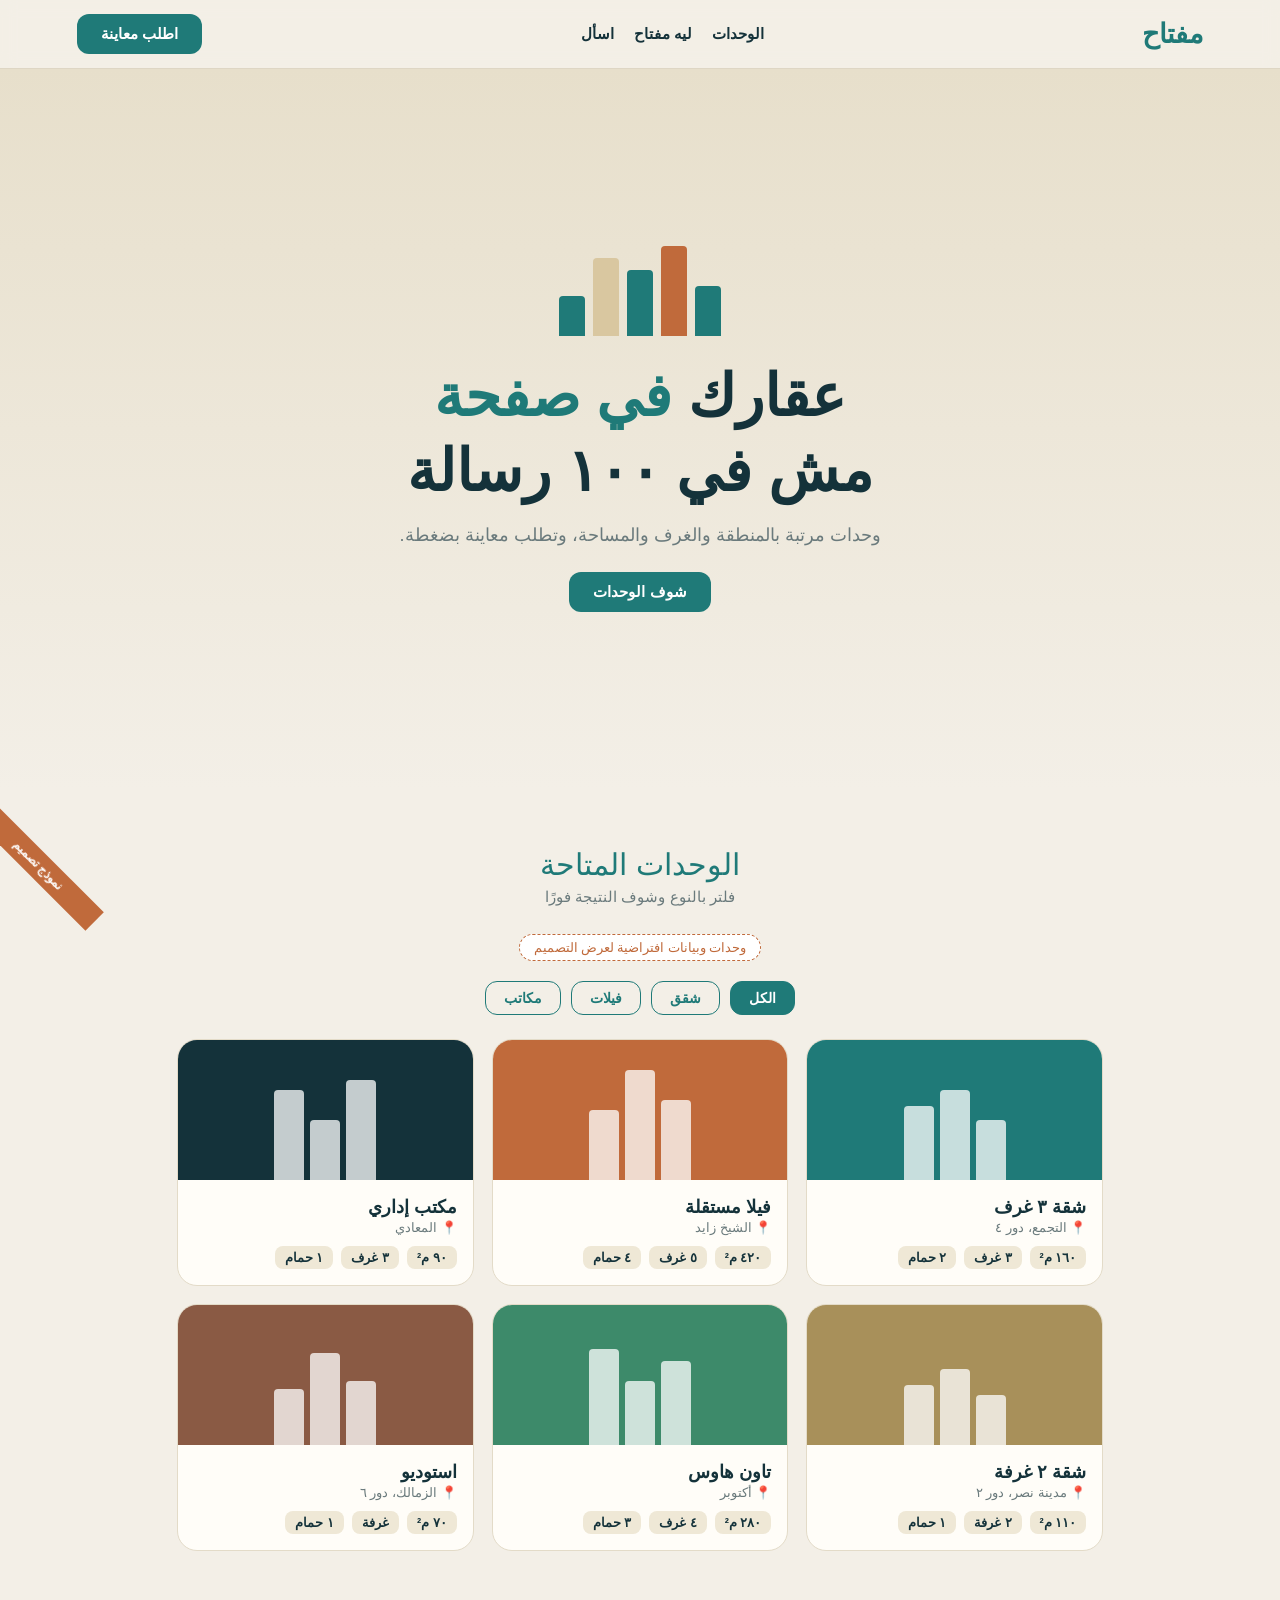
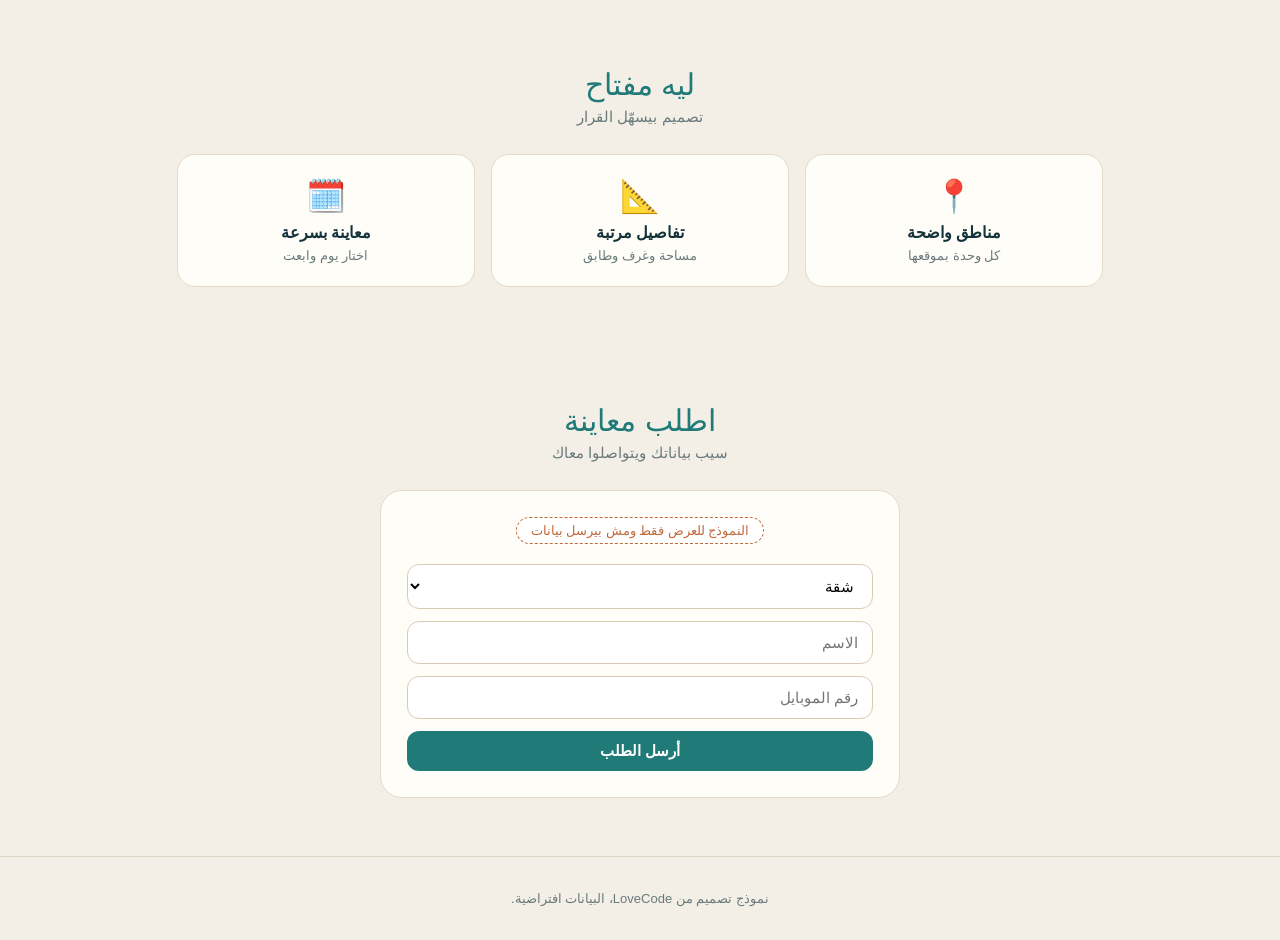
<file: realestate/index.html>
<!DOCTYPE html>
<html lang="ar" dir="rtl">
<head>
<meta charset="UTF-8">
<meta name="viewport" content="width=device-width, initial-scale=1.0">
<title>مفتاح | عقارات</title>
<style>
:root{--bg:#f3efe7;--ink:#14323a;--teal:#1f7a78;--sand:#d9c7a0;--clay:#c06a3b;--card:#fffdf8;--muted:#6a7a7c}
*{margin:0;padding:0;box-sizing:border-box;font-family:'Segoe UI',Tahoma,Arial,sans-serif}
body{background:var(--bg);color:var(--ink);overflow-x:hidden}
.ribbon{position:fixed;bottom:22px;top:auto;left:-42px;transform:rotate(45deg);background:var(--clay);color:#fff;padding:6px 48px;font-size:12px;font-weight:800;z-index:60}
header{position:sticky;top:0;z-index:10;display:flex;align-items:center;justify-content:space-between;padding:14px 6vw;background:rgba(243,239,231,.92);backdrop-filter:blur(8px);border-bottom:1px solid #ded6c4}
.logo{font-size:27px;font-weight:800;color:var(--teal)}
nav{display:flex;gap:20px}nav a{color:var(--ink);text-decoration:none;font-size:15px;font-weight:600}
.btn{background:var(--teal);color:#fff;border:none;border-radius:12px;padding:11px 24px;font-weight:800;font-size:15px;cursor:pointer;text-decoration:none;display:inline-block}
.hero{min-height:80vh;display:flex;flex-direction:column;align-items:center;justify-content:center;text-align:center;padding:50px 6vw;background:linear-gradient(180deg,#e7dfcb,var(--bg))}
.skyl{display:flex;align-items:flex-end;gap:8px;margin-bottom:22px;height:90px}
.skyl i{display:block;width:26px;background:var(--teal);border-radius:4px 4px 0 0}
.skyl i:nth-child(2){background:var(--clay)}.skyl i:nth-child(4){background:var(--sand)}
.hero h1{font-size:clamp(34px,6vw,58px);line-height:1.3}.hero h1 em{font-style:normal;color:var(--teal)}
.hero p{margin:16px 0 26px;color:var(--muted);font-size:18px;max-width:520px}
section{padding:58px 6vw;max-width:1080px;margin:auto}
.t{text-align:center;font-size:30px;color:var(--teal);margin-bottom:6px}
.s{text-align:center;color:var(--muted);margin-bottom:28px;font-size:15px}
.note{display:inline-block;background:#fff;border:1px dashed var(--clay);color:var(--clay);font-size:12.5px;border-radius:20px;padding:5px 14px;margin-bottom:20px}
.c{text-align:center}
.chips{display:flex;gap:10px;justify-content:center;flex-wrap:wrap;margin-bottom:24px}
.chip{border:1.5px solid var(--teal);background:transparent;color:var(--teal);border-radius:12px;padding:8px 18px;font-weight:700;cursor:pointer;font-size:14px}
.chip.on{background:var(--teal);color:#fff}
.grid{display:grid;grid-template-columns:repeat(auto-fit,minmax(250px,1fr));gap:18px}
.pr{background:var(--card);border-radius:20px;overflow:hidden;border:1px solid #e3dbc8;transition:transform .2s}
.pr:hover{transform:translateY(-4px)}
.pic{height:140px;display:flex;align-items:flex-end;justify-content:center;gap:6px;padding:0 20px}
.pic i{display:block;background:rgba(255,255,255,.75);border-radius:4px 4px 0 0;width:30px}
.pr .b{padding:16px}.pr b{font-size:18px;display:block}.pr span{color:var(--muted);font-size:13px}
.tags{display:flex;gap:8px;margin-top:10px;flex-wrap:wrap}
.tags em{font-style:normal;background:#efe8d6;border-radius:8px;padding:4px 10px;font-size:12.5px;font-weight:700}
.why{display:grid;grid-template-columns:repeat(auto-fit,minmax(200px,1fr));gap:16px}
.w{background:var(--card);border-radius:18px;padding:22px;text-align:center;border:1px solid #e3dbc8}
.w div{font-size:32px;margin-bottom:8px}.w b{display:block;margin-bottom:4px}.w span{font-size:13px;color:var(--muted)}
.box{background:var(--card);border:1px solid #e3dbc8;border-radius:22px;padding:26px;max-width:520px;margin:auto}
.box input,.box select{width:100%;padding:12px 14px;border-radius:12px;border:1px solid #d6ccb4;margin-bottom:12px;font-size:15px;background:#fff}
.done{display:none;margin-top:12px;color:var(--teal);font-weight:700}
footer{text-align:center;padding:34px 6vw;color:var(--muted);font-size:13px;border-top:1px solid #ded6c4}
@media(max-width:600px){nav{gap:10px}nav a{font-size:12.5px}.btn{white-space:nowrap;padding:9px 14px;font-size:13px}header{padding:12px 4vw}.logo{font-size:23px}}</style></head><body>
<div class="ribbon">نموذج تصميم</div>
<header><div class="logo">مفتاح</div><nav><a href="#list">الوحدات</a><a href="#why">ليه مفتاح</a><a href="#ask">اسأل</a></nav><a class="btn" href="#ask">اطلب معاينة</a></header>
<div class="hero"><div class="skyl"><i style="height:50px"></i><i style="height:90px"></i><i style="height:66px"></i><i style="height:78px"></i><i style="height:40px"></i></div>
<h1>عقارك <em>في صفحة</em><br>مش في ١٠٠ رسالة</h1>
<p>وحدات مرتبة بالمنطقة والغرف والمساحة، وتطلب معاينة بضغطة.</p><a class="btn" href="#list">شوف الوحدات</a></div>
<section id="list"><div class="t">الوحدات المتاحة</div><div class="s">فلتر بالنوع وشوف النتيجة فورًا</div>
<div class="c"><span class="note">وحدات وبيانات افتراضية لعرض التصميم</span></div>
<div class="chips"><button class="chip on" data-k="all">الكل</button><button class="chip" data-k="apt">شقق</button><button class="chip" data-k="vil">فيلات</button><button class="chip" data-k="off">مكاتب</button></div>
<div class="grid" id="g"></div></section>
<section id="why"><div class="t">ليه مفتاح</div><div class="s">تصميم بيسهّل القرار</div>
<div class="why"><div class="w"><div>📍</div><b>مناطق واضحة</b><span>كل وحدة بموقعها</span></div><div class="w"><div>📐</div><b>تفاصيل مرتبة</b><span>مساحة وغرف وطابق</span></div><div class="w"><div>🗓️</div><b>معاينة بسرعة</b><span>اختار يوم وابعت</span></div></div></section>
<section id="ask"><div class="t">اطلب معاينة</div><div class="s">سيب بياناتك ويتواصلوا معاك</div>
<div class="box"><div class="c"><span class="note">النموذج للعرض فقط ومش بيرسل بيانات</span></div>
<select><option>شقة</option><option>فيلا</option><option>مكتب</option></select><input placeholder="الاسم"><input placeholder="رقم الموبايل">
<button class="btn" style="width:100%" id="go">أرسل الطلب</button><div class="done" id="d">✓ ده عرض فقط، لو ده موقعك كان الطلب وصل لشركتك</div></div></section>
<footer>نموذج تصميم من LoveCode، البيانات افتراضية.</footer>
<script>
const U=[["apt","شقة ٣ غرف","التجمع، دور ٤","١٦٠ م²","٣ غرف","٢ حمام","#1f7a78",[60,90,74]],["vil","فيلا مستقلة","الشيخ زايد","٤٢٠ م²","٥ غرف","٤ حمام","#c06a3b",[80,110,70]],["off","مكتب إداري","المعادي","٩٠ م²","٣ غرف","١ حمام","#14323a",[100,60,90]],["apt","شقة ٢ غرفة","مدينة نصر، دور ٢","١١٠ م²","٢ غرفة","١ حمام","#a8905a",[50,76,60]],["vil","تاون هاوس","أكتوبر","٢٨٠ م²","٤ غرف","٣ حمام","#3d8a6a",[84,64,96]],["apt","استوديو","الزمالك، دور ٦","٧٠ م²","غرفة","١ حمام","#8a5a44",[64,92,56]]];
const G=document.getElementById('g');
function show(k){G.innerHTML=U.filter(u=>k=='all'||u[0]==k).map(u=>`<div class="pr"><div class="pic" style="background:${u[6]}">${u[7].map(h=>`<i style="height:${h}px"></i>`).join('')}</div><div class="b"><b>${u[1]}</b><span>📍 ${u[2]}</span><div class="tags"><em>${u[3]}</em><em>${u[4]}</em><em>${u[5]}</em></div></div></div>`).join('')}
show('all');
document.querySelectorAll('.chip').forEach(c=>c.onclick=()=>{document.querySelectorAll('.chip').forEach(a=>a.classList.remove('on'));c.classList.add('on');show(c.dataset.k)});
document.getElementById('go').onclick=()=>document.getElementById('d').style.display='block';
</script></body></html>
</file>
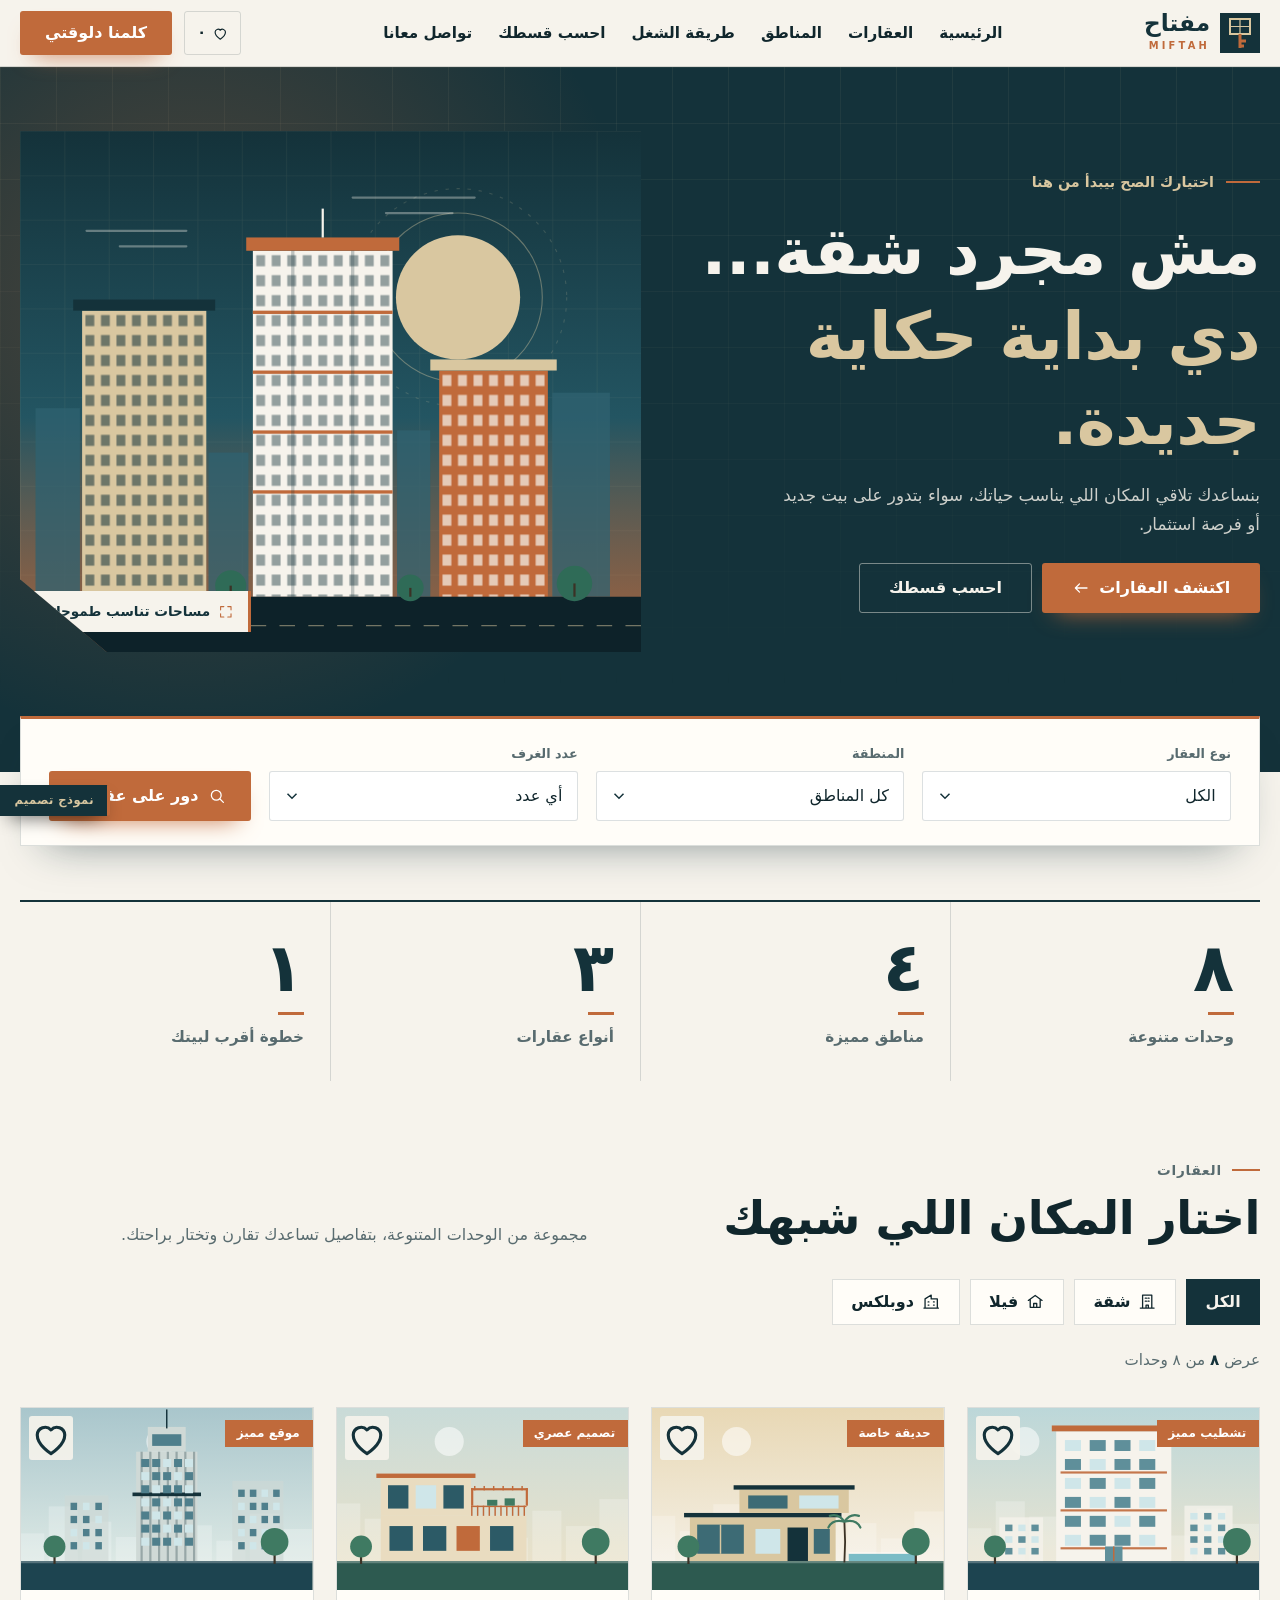
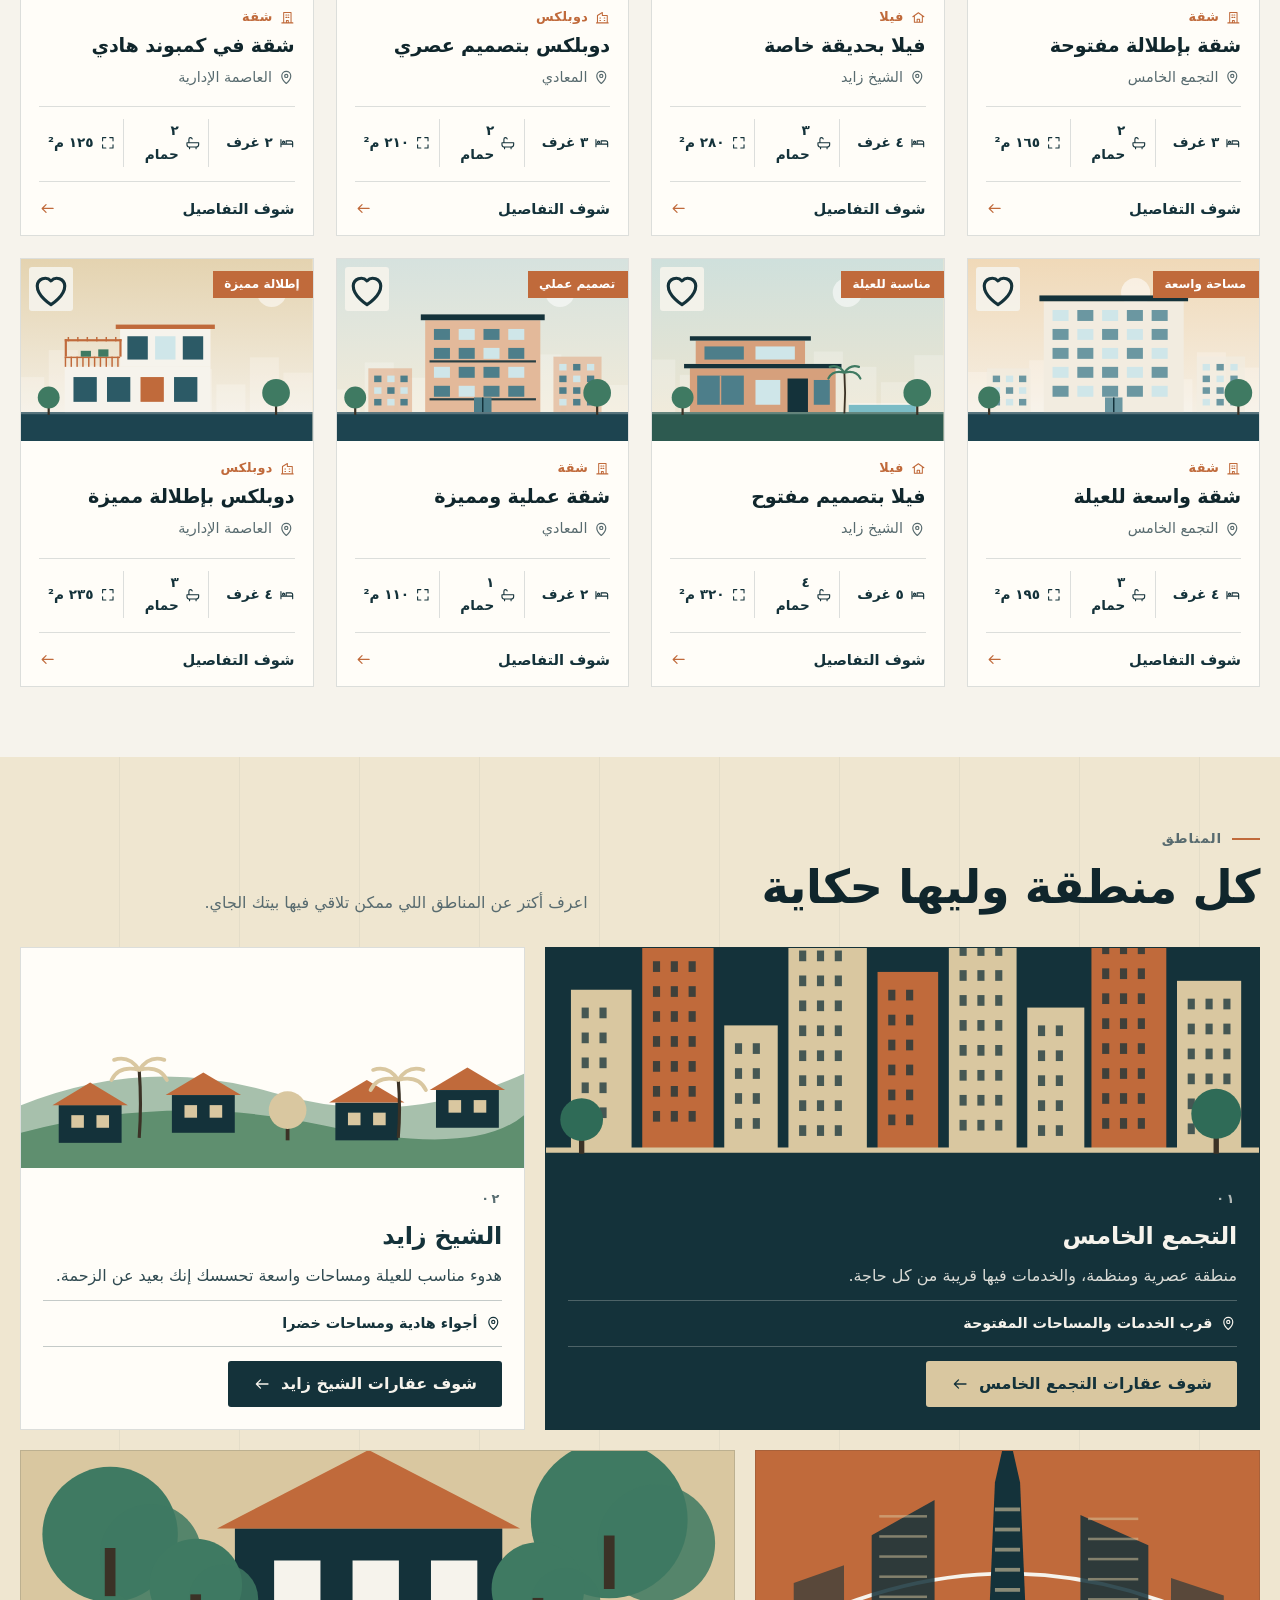
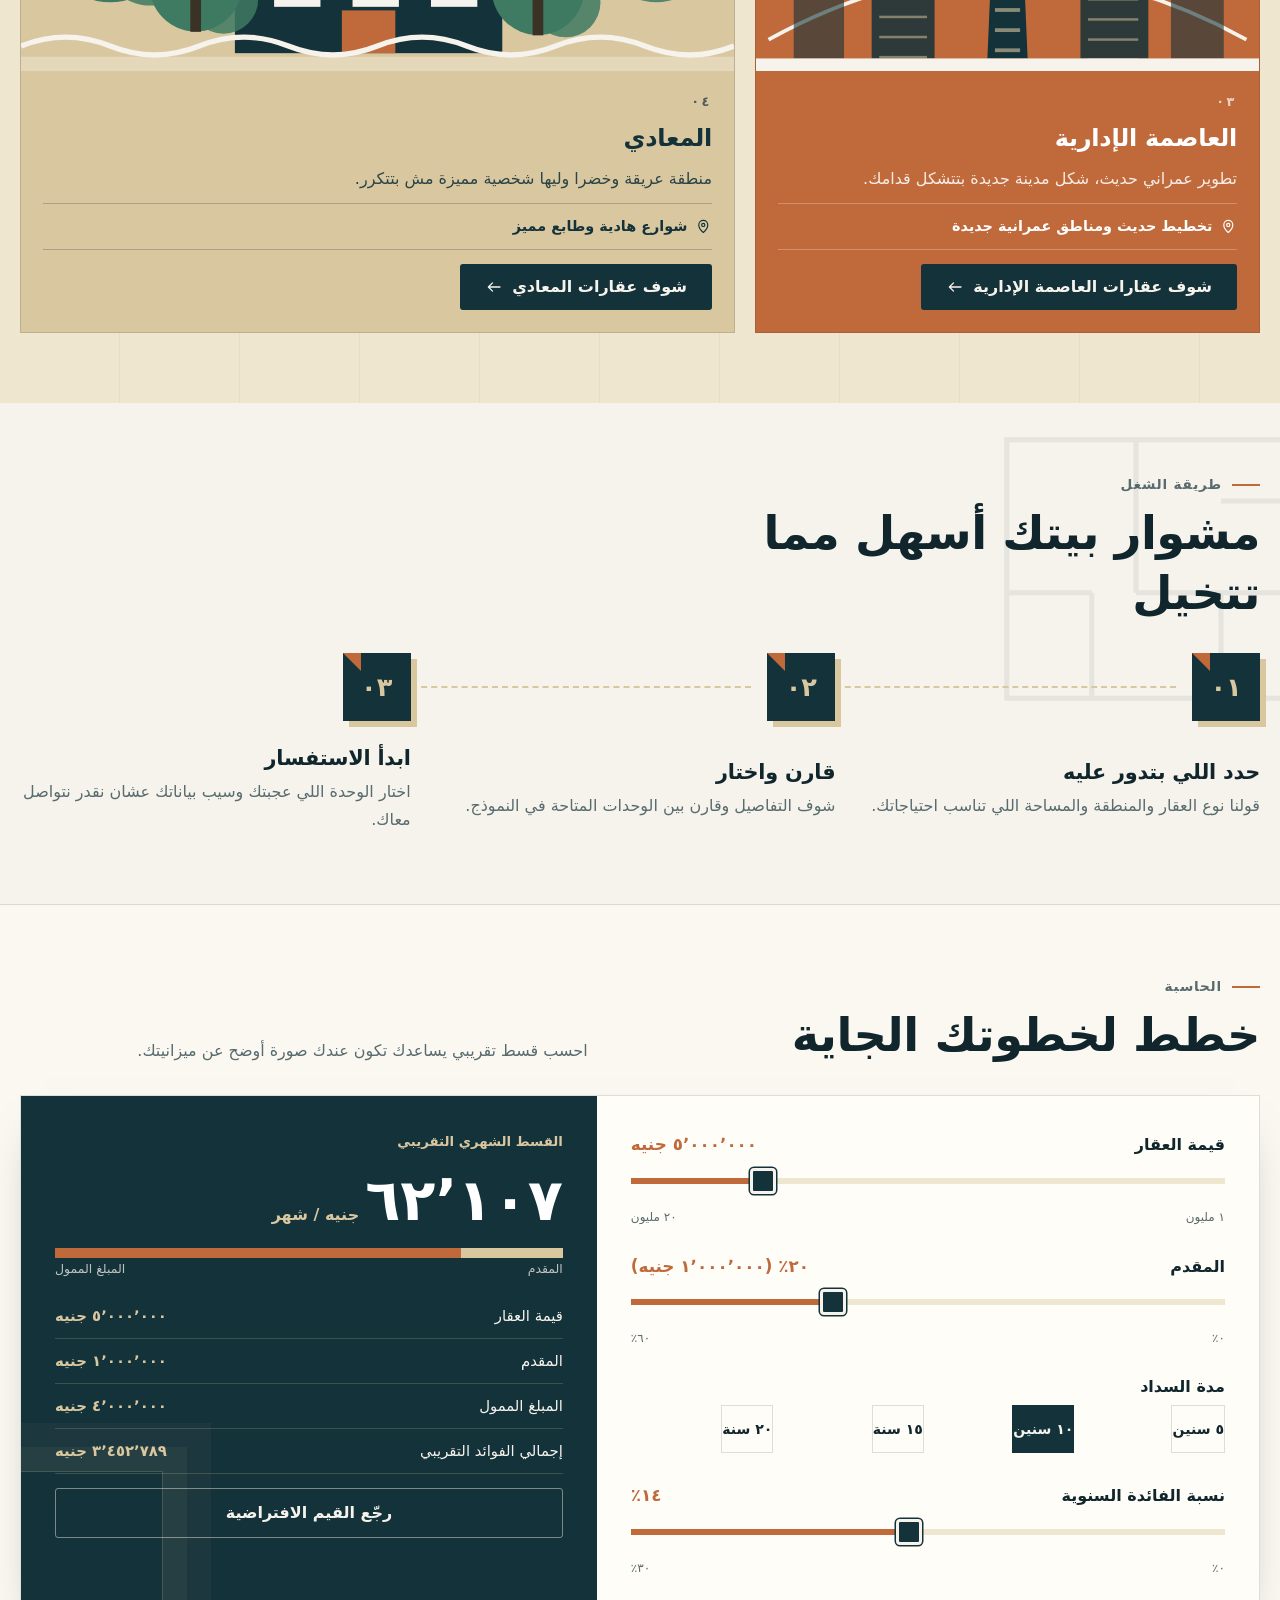
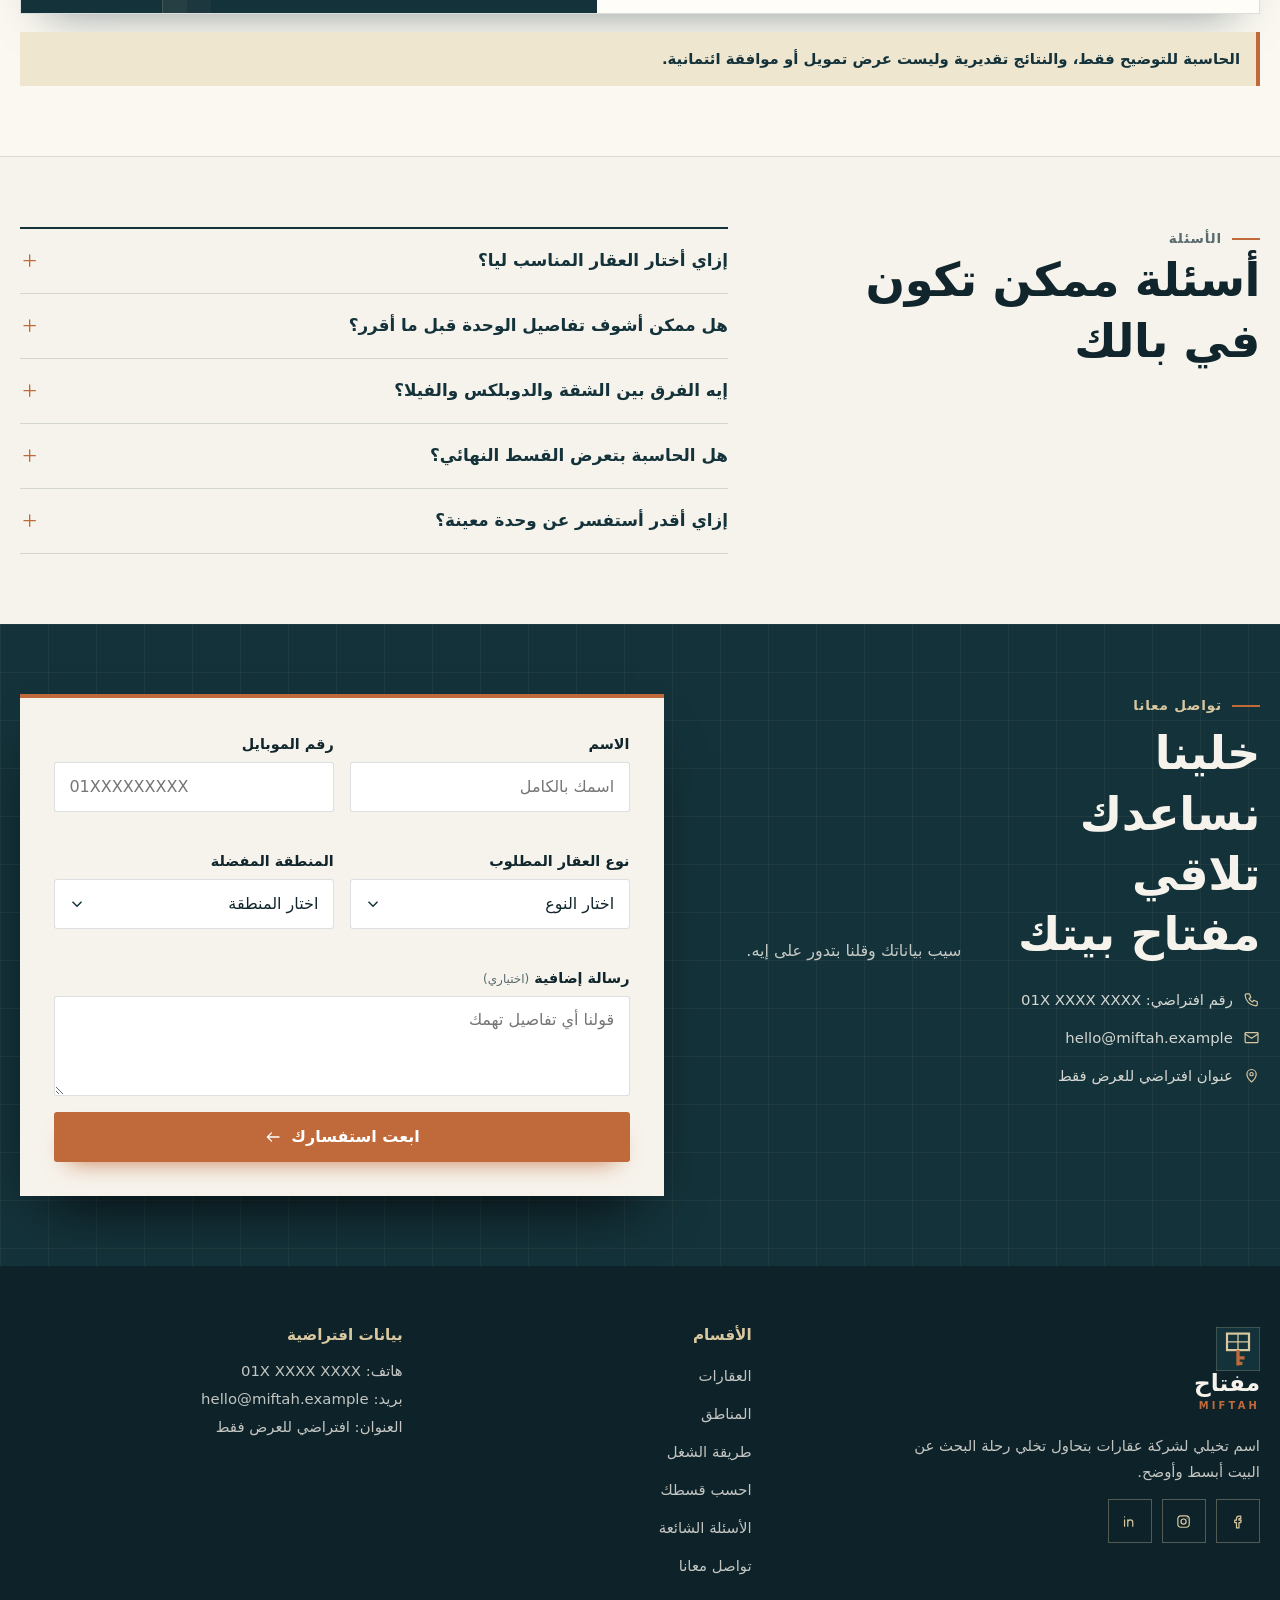
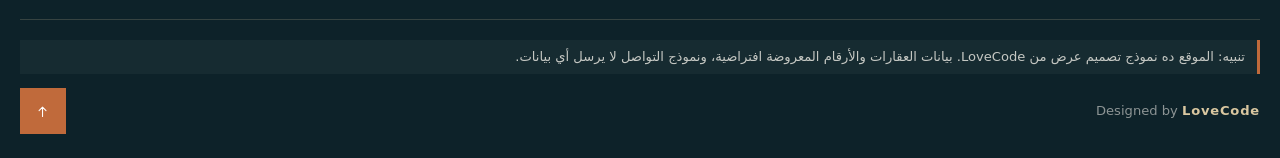
<file: realestate2/index.html>
<!DOCTYPE html>
<html lang="ar" dir="rtl">
<head>
<meta charset="utf-8">
<meta name="viewport" content="width=device-width,initial-scale=1">
<title>مفتاح | MIFTAH — عقارات بتشبهك</title>
<meta name="description" content="مفتاح | MIFTAH — نموذج تصميم موقع عقارات مصري من LoveCode. البيانات افتراضية.">
<style>
/* ========== Design tokens ========== */
:root{--teal:#14323a;--teal2:#1c4450;--teal3:#0d2229;--sand:#d9c7a0;--sand2:#efe6d0;--clay:#c06a3b;--clay2:#a85730;--paper:#f6f3ec;--card:#fffdf8;--ink:#10262c;--mute:#586b6f;--line:rgba(20,50,58,.15);--sh:0 22px 44px -26px rgba(20,50,58,.55);--font:"Segoe UI","Noto Sans Arabic","Geeza Pro",Tahoma,system-ui,sans-serif}
*{box-sizing:border-box;margin:0;padding:0}
html{scroll-behavior:smooth;scroll-padding-top:76px;-webkit-text-size-adjust:100%}
body{font-family:var(--font);background:var(--paper);color:var(--ink);line-height:1.75;font-size:16px;overflow-x:hidden}
svg{display:block}button,input,select,textarea{font:inherit;color:inherit}
button{cursor:pointer;background:none;border:0}a{color:inherit}ul{list-style:none}
[hidden]{display:none!important}
.i{width:1.15em;height:1.15em;fill:none;stroke:currentColor;stroke-width:1.7;stroke-linecap:round;stroke-linejoin:round;flex:none}
:focus-visible{outline:3px solid var(--clay);outline-offset:2px}
.wrap{width:min(1240px,100% - 40px);margin-inline:auto}
h1,h2,h3{font-weight:800;line-height:1.3;letter-spacing:-.01em}
.btn{display:inline-flex;align-items:center;justify-content:center;gap:.6rem;min-height:50px;padding:0 1.5rem;border:1.5px solid transparent;border-radius:3px;font-weight:700;text-decoration:none;transition:transform .25s,background .25s,box-shadow .25s,color .25s}
.btn:hover{transform:translateY(-2px)}.btn:active{transform:translateY(0) scale(.98)}
.btn .i{width:18px;height:18px}
.btn-clay{background:var(--clay);color:#fff;box-shadow:0 12px 24px -14px var(--clay)}.btn-clay:hover{background:var(--clay2)}
.btn-ghost{border-color:rgba(246,243,236,.45);color:var(--paper)}.btn-ghost:hover{background:rgba(246,243,236,.1)}
.btn-teal{background:var(--teal);color:var(--paper)}.btn-teal:hover{background:var(--teal2)}
.btn-line{border-color:var(--line);color:var(--teal)}.btn-line:hover{border-color:var(--teal)}
/* reveal */
.js .rv{opacity:0;transform:translateY(24px);transition:opacity .7s ease var(--d,0s),transform .7s ease var(--d,0s)}
.js .rv.in{opacity:1;transform:none}
/* ===== Demo badge ===== */
.demo{position:fixed;left:0;bottom:84px;z-index:40;background:var(--teal);color:var(--sand);font-size:.72rem;font-weight:700;letter-spacing:.04em;padding:.35rem .8rem .35rem .9rem;border-inline-start:3px solid var(--clay);border-radius:0 3px 3px 0;box-shadow:0 8px 20px -10px #000;pointer-events:none}

/* ===== Header ===== */
.hd{position:sticky;top:0;z-index:50;background:rgba(246,243,236,.88);backdrop-filter:blur(14px);-webkit-backdrop-filter:blur(14px);border-bottom:1px solid var(--line);transition:box-shadow .3s}
.hd.sc{box-shadow:0 10px 30px -20px rgba(20,50,58,.6)}
.hd-in{display:flex;align-items:center;gap:12px;height:66px}
.brand{display:flex;align-items:center;gap:10px;text-decoration:none}
.brand svg.logo{width:40px;height:40px}
.brand b{display:block;font-size:1.45rem;line-height:1;color:var(--teal);font-weight:800}
.brand small{display:block;font-size:.62rem;letter-spacing:.32em;color:var(--clay);font-weight:700;margin-top:3px}
.nav{position:absolute;inset-inline:0;top:100%;background:var(--paper);border-bottom:1px solid var(--line);padding:0 20px;max-height:0;overflow:hidden;visibility:hidden;opacity:0;transition:max-height .45s ease,opacity .3s,visibility .45s,padding .3s}
.nav.open{max-height:520px;visibility:visible;opacity:1;padding:8px 20px 22px}
.nav a.l{display:flex;align-items:center;justify-content:space-between;min-height:54px;border-bottom:1px solid var(--line);text-decoration:none;font-weight:600;font-size:1.05rem}
.nav .menu-cta{margin-top:16px;width:100%}
.favb{margin-inline-start:auto;display:flex;align-items:center;gap:6px;min-height:44px;padding:0 12px;border:1px solid var(--line);border-radius:3px;font-weight:700;font-size:.9rem;transition:.25s}
.favb:hover,.favb[aria-pressed=true]{border-color:var(--clay);color:var(--clay)}
.favb[aria-pressed=true] .i{fill:var(--clay)}
.hd-cta{display:none}
.burger{width:46px;height:46px;display:grid;place-items:center;border:1px solid var(--line);border-radius:3px}
.burger .i{width:24px;height:24px}
@media(min-width:1040px){
 .burger,.menu-cta{display:none}
 .nav{position:static;max-height:none;visibility:visible;opacity:1;padding:0;border:0;background:none;display:flex;flex:1;justify-content:center;gap:26px;overflow:visible}
 .nav a.l{border:0;min-height:44px;font-size:.95rem;position:relative}
 .nav a.l .i{display:none}
 .nav a.l::after{content:"";position:absolute;inset-inline:0;bottom:6px;height:2px;background:var(--clay);transform:scaleX(0);transition:transform .3s}
 .nav a.l:hover::after{transform:scaleX(1)}
 .favb{margin:0}.hd-cta{display:inline-flex;min-height:44px}
}
/* ===== Hero ===== */
.hero{background:var(--teal);color:var(--paper);position:relative;overflow:hidden;padding:30px 0 92px}
.hero::before{content:"";position:absolute;inset:0;background:linear-gradient(rgba(217,199,160,.07) 1px,transparent 1px) 0 0/56px 56px,linear-gradient(90deg,rgba(217,199,160,.07) 1px,transparent 1px) 0 0/56px 56px;-webkit-mask:linear-gradient(#000,transparent 90%);mask:linear-gradient(#000,transparent 90%)}
.hero::after{content:"";position:absolute;inset-inline-end:-20%;top:-30%;width:70%;aspect-ratio:1;background:radial-gradient(closest-side,rgba(192,106,59,.35),transparent);pointer-events:none}
.hero-in{position:relative;z-index:1;display:grid;gap:26px}

.eyebrow{display:flex;align-items:center;gap:12px;color:var(--sand);font-weight:700;font-size:.9rem;margin-bottom:14px}
.eyebrow::before{content:"";width:34px;height:2px;background:var(--clay)}
.hero h1{font-size:clamp(2.15rem,8vw,4.1rem);line-height:1.3}
.hero h1 em{font-style:normal;color:var(--sand);display:block}
.lead{margin:16px 0 24px;color:rgba(246,243,236,.82);font-size:1.05rem;max-width:46ch}
.cta-row{display:flex;gap:10px}.cta-row .btn{flex:1;padding:0 .8rem}
.art{position:relative;aspect-ratio:16/11;clip-path:polygon(0 0,100% 0,100% 100%,14% 100%,0 86%);background:#1c4450;box-shadow:inset 0 0 0 1px rgba(217,199,160,.2)}
.art>svg{width:100%;height:100%}
.sun{transform-origin:395px 150px;animation:pulse 7s ease-in-out infinite}.cloud{animation:drift 22s ease-in-out infinite alternate}
.flt{position:absolute;left:14px;bottom:20px;background:var(--paper);color:var(--teal);font-weight:700;font-size:.85rem;padding:.55rem .9rem;border-inline-start:3px solid var(--clay);display:flex;gap:8px;align-items:center;box-shadow:var(--sh);animation:flt 5s ease-in-out infinite}
.flt .i{color:var(--clay)}
@keyframes pulse{50%{transform:scale(1.05)}}@keyframes drift{to{transform:translateX(26px)}}@keyframes flt{50%{transform:translateY(-6px)}}
@media(min-width:900px){.hero{padding:64px 0 120px}.hero-in{grid-template-columns:1fr 1.08fr;gap:44px;align-items:center}.art{aspect-ratio:560/470}.cta-row .btn{flex:none;padding:0 1.8rem}}
/* ===== Search ===== */
.search{position:relative;z-index:3;margin-top:-56px;background:var(--card);border:1px solid var(--line);border-top:3px solid var(--clay);box-shadow:var(--sh);padding:18px;display:grid;gap:14px}
.fld{display:grid;gap:5px}.fld label{font-size:.8rem;font-weight:700;color:var(--mute)}
select,input,textarea{width:100%;min-height:50px;padding:.6rem .9rem;background:#fff;border:1.5px solid var(--line);border-radius:3px;transition:border .2s,box-shadow .2s}
select{appearance:none;-webkit-appearance:none;background:#fff url("data:image/svg+xml,%3Csvg xmlns='http://www.w3.org/2000/svg' viewBox='0 0 24 24' fill='none' stroke='%2314323a' stroke-width='2'%3E%3Cpath d='M6 9l6 6 6-6'/%3E%3C/svg%3E") no-repeat left .8rem center/18px;padding-inline-end:.9rem;padding-left:2.4rem}
select:focus,input:focus,textarea:focus{border-color:var(--teal);box-shadow:0 0 0 3px rgba(20,50,58,.12);outline:0}
@media(min-width:820px){.search{grid-template-columns:repeat(3,1fr) auto;align-items:end;padding:24px 28px;gap:18px}.search .btn{min-height:50px}}
/* ===== Section head ===== */
.sec{padding:70px 0}
.sh{display:grid;gap:10px;margin-bottom:30px}
.kick{display:flex;align-items:center;gap:10px;color:var(--clay);font-weight:800;font-size:.85rem;letter-spacing:.06em}
.kick::before{content:"";width:28px;height:2px;background:var(--clay)}
.sh h2{font-size:clamp(1.8rem,5.4vw,2.9rem)}
.sh p{color:var(--mute);max-width:52ch}
@media(min-width:900px){.sh{grid-template-columns:1.1fr 1fr;align-items:end;gap:6px 48px}.sh .kick{grid-column:1/-1}}
/* ===== Stats ===== */
.stats{padding:54px 0 8px}
.stg{display:grid;grid-template-columns:1fr 1fr;border-top:2px solid var(--teal)}
.st{padding:22px 16px 20px;border-bottom:1px solid var(--line);position:relative}

.st:nth-child(odd){border-inline-end:1px solid var(--line)}
.st b{display:block;font-size:clamp(2.6rem,11vw,4.2rem);font-weight:800;line-height:1.1;color:var(--teal)}
.st b::after{content:"";display:block;width:26px;height:3px;background:var(--clay);margin:6px 0 8px}
.st span{font-weight:600;color:var(--mute);font-size:.95rem}
@media(min-width:820px){.stg{grid-template-columns:repeat(4,1fr)}.st{border-bottom:0;border-inline-end:1px solid var(--line);padding:30px 26px}.st:last-child{border:0}}
/* ===== Listings ===== */
.tb{display:flex;flex-wrap:wrap;gap:10px;align-items:center;margin-bottom:14px}
.chip{min-height:46px;padding:0 1.15rem;border:1.5px solid var(--line);font-weight:700;display:flex;align-items:center;gap:8px;transition:.25s;background:var(--card)}
.chip:hover{border-color:var(--teal)}.chip.on{background:var(--teal);color:var(--paper);border-color:var(--teal)}
.tb2{display:flex;flex-wrap:wrap;gap:10px 14px;align-items:center;margin-bottom:24px;color:var(--mute);font-size:.95rem;min-height:44px}
.tb2 strong{color:var(--teal)}
.tagx{display:flex;align-items:center;gap:6px;min-height:36px;padding:0 .7rem;background:var(--sand2);border:1px solid var(--sand);font-size:.85rem;font-weight:700;color:var(--teal)}
.tagx .i{width:14px;height:14px}
.rst{color:var(--clay);font-weight:700;text-decoration:underline;text-underline-offset:4px;min-height:44px}
.grid{display:grid;gap:22px;grid-template-columns:repeat(auto-fill,minmax(min(100%,285px),1fr))}
.card{background:var(--card);border:1px solid var(--line);display:flex;flex-direction:column;overflow:hidden;cursor:pointer;transition:transform .35s,box-shadow .35s,border-color .35s;animation:up .55s both}
@keyframes up{from{opacity:0;transform:translateY(18px)}}
@media(hover:hover){.card:hover{transform:translateY(-7px);box-shadow:var(--sh);border-color:var(--sand)}.card:hover .media svg{transform:scale(1.06)}}
.media{position:relative;aspect-ratio:8/5;overflow:hidden;background:var(--sand2)}
.media svg{width:100%;height:100%;transition:transform .7s}
.tag{position:absolute;top:12px;inset-inline-start:0;background:var(--clay);color:#fff;font-size:.75rem;font-weight:700;padding:.2rem .8rem .2rem .7rem}
.heart{position:absolute;top:8px;inset-inline-end:8px;width:44px;height:44px;display:grid;place-items:center;background:rgba(246,243,236,.92);color:var(--teal);border-radius:3px;transition:.25s}
.heart:hover{color:var(--clay)}.heart.on{color:var(--clay);animation:pop .4s}.heart.on .i{fill:var(--clay)}
@keyframes pop{40%{transform:scale(1.3)}}
.cb{padding:16px 18px 6px;display:grid;gap:6px;flex:1;align-content:start}
.ty{display:flex;align-items:center;gap:7px;color:var(--clay);font-size:.8rem;font-weight:800;letter-spacing:.03em}
.card h3{font-size:1.2rem}
.loc{display:flex;align-items:center;gap:6px;color:var(--mute);font-size:.9rem}
.specs{display:grid;grid-template-columns:repeat(3,1fr);margin-top:10px;border-top:1px solid var(--line);padding-top:12px;font-size:.85rem;font-weight:600;color:var(--teal)}
.specs li{display:flex;align-items:center;gap:6px;padding-inline:8px;border-inline-start:1px solid var(--line)}
.specs li:first-child{border:0;padding-inline-start:0}
.more{display:flex;justify-content:space-between;align-items:center;min-height:50px;margin:8px 18px 4px;padding-top:4px;border-top:1px solid var(--line);color:var(--teal);font-weight:800;font-size:.92rem;text-align:start}

.more .i{transition:transform .3s;color:var(--clay)}.card:hover .more .i{transform:translateX(-6px)}
.empty{grid-column:1/-1;text-align:center;padding:48px 20px;border:1.5px dashed var(--sand);background:var(--card);display:grid;gap:10px;justify-items:center}
.empty svg{width:120px;height:90px}.empty h3{font-size:1.3rem}.empty p{color:var(--mute);max-width:40ch}
/* ===== Modal ===== */
.modal{position:fixed;inset:0;z-index:100;display:grid;align-items:end;background:rgba(9,26,31,.72);backdrop-filter:blur(4px);opacity:0;visibility:hidden;transition:opacity .3s,visibility .3s}
.modal.open{opacity:1;visibility:visible}
.sheet{background:var(--paper);width:100%;height:94vh;height:94dvh;display:flex;flex-direction:column;transform:translateY(40px);transition:transform .4s cubic-bezier(.2,.8,.2,1);overflow:hidden}
.modal.open .sheet{transform:none}
.sbar{flex:none;display:flex;align-items:center;justify-content:space-between;padding:6px 8px 6px 18px;border-bottom:1px solid var(--line);font-weight:800;color:var(--teal)}
.xb{width:46px;height:46px;display:grid;place-items:center}
.sbody{overflow:auto;flex:1;overscroll-behavior:contain}
.gal{position:relative;aspect-ratio:8/5;background:var(--teal);overflow:hidden}
.slide{position:absolute;inset:0;opacity:0;transition:opacity .6s}.slide.on{opacity:1}.slide svg{width:100%;height:100%}
.gn{position:absolute;top:50%;width:44px;height:44px;margin-top:-22px;display:grid;place-items:center;background:var(--paper);color:var(--teal);transition:.2s;z-index:2}
.gn:hover{background:var(--clay);color:#fff}.gp{right:10px}.gp .i{transform:scaleX(-1)}.gx{left:10px}
.cap{position:absolute;top:10px;inset-inline-start:10px;background:rgba(20,50,58,.85);color:var(--sand);font-size:.75rem;font-weight:700;padding:.2rem .7rem;z-index:2}
.dots{position:absolute;bottom:8px;inset-inline:0;display:flex;justify-content:center;gap:2px;z-index:2}
.dots button{width:32px;height:28px;position:relative}.dots button::after{content:"";position:absolute;inset:12px 4px;background:rgba(246,243,236,.55);transition:.3s}
.dots button[aria-current=true]::after{background:var(--clay)}
.mi{padding:20px 18px 26px;display:grid;gap:14px;align-content:start}
.mi h2{font-size:1.6rem}.mi p.d{color:var(--mute)}
.feat{display:grid;grid-template-columns:1fr 1fr;gap:8px 12px;font-size:.9rem;font-weight:600}.feat li{display:flex;gap:7px;align-items:center}.feat .i{color:var(--clay)}
.facts{width:100%;border-collapse:collapse;font-size:.93rem}.facts th,.facts td{text-align:start;padding:9px 0;border-bottom:1px solid var(--line)}.facts th{color:var(--mute);font-weight:600;width:40%}.facts td{font-weight:800;color:var(--teal)}
@media(min-width:820px){.modal{place-items:center}.sheet{width:min(1060px,94vw);height:auto;max-height:90vh}.sbody{display:grid;grid-template-columns:1.05fr 1fr}.gal{aspect-ratio:auto;min-height:420px}.mi{padding:28px}}
/* ===== Areas ===== */
.areas{background:var(--sand2);position:relative}
.areas::before{content:"";position:absolute;inset:0;background:repeating-linear-gradient(90deg,transparent 0 119px,rgba(20,50,58,.05) 119px 120px);pointer-events:none}
.ag{position:relative;display:grid;gap:20px}
.area{position:relative;display:flex;flex-direction:column;overflow:hidden;border:1px solid var(--line)}
.area .ar{aspect-ratio:2/1}.area .ar svg{width:100%;height:100%}
.area .ab{padding:20px 22px 22px;display:grid;gap:10px;flex:1;align-content:start}
.area .no{font-size:.8rem;font-weight:800;letter-spacing:.2em;opacity:.7}

.area h3{font-size:1.5rem}.area p{opacity:.88}
.hl{display:flex;gap:8px;align-items:center;font-weight:700;font-size:.9rem;padding:10px 0;border-block:1px solid currentColor;border-color:color-mix(in srgb,currentColor 25%,transparent)}
.area .btn{justify-self:start;min-height:46px;margin-top:4px}
.t0{background:var(--teal);color:var(--paper)}.t1{background:var(--card);color:var(--teal)}.t2{background:var(--clay);color:#fff}.t3{background:var(--sand);color:var(--teal)}
.t0 .btn{background:var(--sand);color:var(--teal)}.t1 .btn{background:var(--teal);color:var(--paper)}.t2 .btn{background:var(--teal);color:var(--paper)}.t3 .btn{background:var(--teal);color:var(--paper)}
@media(min-width:900px){.ag{grid-template-columns:repeat(12,1fr)}.area:nth-child(1),.area:nth-child(4){grid-column:span 7}.area:nth-child(2),.area:nth-child(3){grid-column:span 5}.area .ar{aspect-ratio:auto;height:220px}.area:nth-child(2) .ar,.area:nth-child(3) .ar{height:220px}.area .ar svg{preserveAspectRatio:xMidYMid slice}}
/* ===== Steps ===== */
.how{position:relative;overflow:hidden}
.how .plan{position:absolute;inset-inline-start:-60px;top:30px;width:340px;opacity:.07;pointer-events:none}
.steps{position:relative;display:grid}
.step{position:relative;display:grid;grid-template-columns:68px 1fr;gap:18px;padding-bottom:30px}
.step:not(:last-child)::before{content:"";position:absolute;inset-inline-start:33px;top:72px;bottom:6px;border-inline-start:2px dashed var(--sand)}
.num{width:68px;height:68px;background:var(--teal);color:var(--sand);display:grid;place-items:center;font-size:1.6rem;font-weight:800;position:relative;box-shadow:6px 6px 0 var(--sand)}
.num::after{content:"";position:absolute;top:0;inset-inline-end:0;border:9px solid;border-color:var(--clay) var(--clay) transparent transparent}
.step h3{font-size:1.3rem;margin:4px 0 6px}.step p{color:var(--mute)}
@media(min-width:820px){
 .steps{grid-template-columns:repeat(3,1fr);gap:34px}
 .step{grid-template-columns:1fr;gap:20px;padding:0}
 .step:not(:last-child)::before{inset:33px auto auto 72px;inset-inline-start:84px;width:calc(100% - 50px);border:0;border-top:2px dashed var(--sand);height:0}
}
/* ===== Calculator ===== */
.calcs{background:#fbf8f1;border-block:1px solid var(--line)}
.calc{display:grid;border:1px solid var(--line);background:var(--card);box-shadow:var(--sh)}
.cin{padding:22px 20px;display:grid;gap:24px}
.ctl label,.ctl .lb{display:flex;justify-content:space-between;align-items:baseline;gap:10px;font-weight:700;margin-bottom:4px}
.ctl output{color:var(--clay);font-weight:800;font-size:1.05rem}
input[type=range]{--p:50%;-webkit-appearance:none;appearance:none;height:34px;padding:0;border:0;background:none;min-height:0;direction:ltr;box-shadow:none!important}
input[type=range]::-webkit-slider-runnable-track{height:6px;background:linear-gradient(to right,var(--clay) var(--p),var(--sand2) var(--p));border-radius:0}
input[type=range]::-moz-range-track{height:6px;background:linear-gradient(to right,var(--clay) var(--p),var(--sand2) var(--p))}
input[type=range]::-webkit-slider-thumb{-webkit-appearance:none;width:26px;height:26px;margin-top:-10px;background:var(--teal);border:3px solid var(--paper);box-shadow:0 0 0 1.5px var(--teal);border-radius:4px}
input[type=range]::-moz-range-thumb{width:20px;height:20px;background:var(--teal);border:3px solid var(--paper);outline:1.5px solid var(--teal);border-radius:4px}
.rng{display:flex;justify-content:space-between;font-size:.75rem;color:var(--mute)}

.segs{display:grid;grid-template-columns:repeat(4,1fr);gap:8px}
.seg{position:relative}.seg input{position:absolute;opacity:0;inset:0;min-height:0;cursor:pointer}
.seg span{display:grid;place-items:center;min-height:48px;border:1.5px solid var(--line);font-weight:700;font-size:.88rem;text-align:center;line-height:1.3;transition:.25s}
.seg input:checked+span{background:var(--teal);color:var(--paper);border-color:var(--teal)}
.seg input:focus-visible+span{outline:3px solid var(--clay);outline-offset:2px}
.cout{background:var(--teal);color:var(--paper);padding:26px 22px;display:grid;gap:14px;align-content:start;position:relative;overflow:hidden}
.cout::after{content:"";position:absolute;inset-inline-end:-40px;bottom:-40px;width:180px;height:180px;border:1px solid rgba(217,199,160,.25);box-shadow:0 0 0 24px rgba(217,199,160,.05),0 0 0 48px rgba(217,199,160,.04);pointer-events:none}
.cout small{color:var(--sand);font-weight:700}
.big{font-size:clamp(2.3rem,10vw,3.6rem);font-weight:800;line-height:1.15;color:#fff}.big span{font-size:1rem;color:var(--sand);font-weight:600;margin-inline-start:6px}
.bar{display:flex;height:10px;background:var(--clay)}.bar i{display:block;background:var(--sand);transition:width .35s}
.bl{display:flex;justify-content:space-between;font-size:.78rem;color:rgba(246,243,236,.75)}
.rows div{display:flex;justify-content:space-between;gap:10px;padding:9px 0;border-bottom:1px solid rgba(217,199,160,.2);font-size:.93rem}.rows b{color:var(--sand)}
.disc{margin-top:18px;padding:14px 16px;background:var(--sand2);border-inline-start:4px solid var(--clay);font-weight:600;font-size:.93rem;color:var(--teal)}
.cout .btn{position:relative;z-index:1}
@media(min-width:900px){.calc{grid-template-columns:1.15fr 1fr}.cin{padding:34px}.cout{padding:34px}}
/* ===== FAQ ===== */
.faqw{display:grid;gap:10px}
@media(min-width:900px){.faqw{grid-template-columns:.8fr 1.2fr;gap:60px}.faqw .sh{display:block;position:sticky;top:96px;align-self:start}}
.fq{border-bottom:1px solid var(--line)}.fq:first-child{border-top:2px solid var(--teal)}
.fq>button{width:100%;display:flex;align-items:center;justify-content:space-between;gap:14px;min-height:64px;text-align:start;font-weight:800;font-size:1.05rem;color:var(--teal)}
.fq>button .i{transition:transform .35s;color:var(--clay)}.fq.open>button .i{transform:rotate(45deg)}
.pn{display:grid;grid-template-rows:0fr;transition:grid-template-rows .4s ease}.fq.open .pn{grid-template-rows:1fr}.pn>div{overflow:hidden}.pn p{padding:0 0 20px;color:var(--mute);max-width:60ch}
/* ===== Contact ===== */
.contact{background:var(--teal);color:var(--paper);position:relative;overflow:hidden}
.contact::before{content:"";position:absolute;inset:0;background:linear-gradient(rgba(217,199,160,.06) 1px,transparent 1px) 0 0/48px 48px,linear-gradient(90deg,rgba(217,199,160,.06) 1px,transparent 1px) 0 0/48px 48px;pointer-events:none}
.cg{position:relative;display:grid;gap:30px}
.cg .sh p{color:rgba(246,243,236,.78)}.cg .sh{margin:0}
.democ{display:grid;gap:12px;margin-top:22px;font-size:.93rem;color:rgba(246,243,236,.85)}
.democ li{display:flex;gap:10px;align-items:center}.democ .i{color:var(--sand)}
.form{background:var(--paper);color:var(--ink);padding:22px 18px;border-top:4px solid var(--clay);display:grid;gap:16px;box-shadow:0 30px 60px -30px #000}
.row2{display:grid;gap:16px}.f{display:grid;gap:5px}.f label{font-weight:700;font-size:.9rem}.f label small{color:var(--mute);font-weight:500}
textarea{min-height:100px;resize:vertical}

.err{color:#b3401a;font-size:.82rem;font-weight:600;min-height:1.2em}
.bad{border-color:#b3401a!important;background:#fff6f2}
.ok{text-align:center;display:grid;gap:12px;justify-items:center;padding:20px 6px}.ok .ck{width:64px;height:64px;background:var(--teal);color:var(--sand);display:grid;place-items:center}.ok .ck .i{width:32px;height:32px}
.ok h3{font-size:1.4rem}.ok p{color:var(--mute);max-width:36ch}
@media(min-width:600px){.row2{grid-template-columns:1fr 1fr}}
@media(min-width:960px){.cg{grid-template-columns:.9fr 1.1fr;gap:70px;align-items:start}.form{padding:34px}}
/* ===== Footer ===== */
.ft{background:var(--teal3);color:rgba(246,243,236,.78);padding:56px 0 24px;font-size:.93rem}
.fg{display:grid;gap:30px}.ft h4{color:var(--sand);margin-bottom:10px;font-size:.95rem}.ft .brand b{color:var(--paper)}
.ft ul{display:grid;gap:2px}.ft a{text-decoration:none;display:inline-block;padding:5px 0;transition:color .2s}.ft a:hover{color:var(--sand)}
.soc{display:flex;gap:10px;margin-top:14px}.soc a{width:44px;height:44px;border:1px solid rgba(217,199,160,.35);display:grid;place-items:center;color:var(--sand);padding:0}.soc a:hover{background:var(--sand);color:var(--teal)}
.fb{margin-top:34px;padding-top:20px;border-top:1px solid rgba(217,199,160,.2);display:grid;gap:14px;font-size:.82rem}
.fb .warn{border-inline-start:3px solid var(--clay);padding:6px 12px;background:rgba(246,243,236,.04)}
.lc{display:flex;justify-content:space-between;align-items:center;gap:12px;color:rgba(246,243,236,.55)}.lc b{color:var(--sand);letter-spacing:.06em}
.top{width:46px;height:46px;display:grid;place-items:center;background:var(--clay);color:#fff;transition:transform .25s}.top:hover{transform:translateY(-4px)}
@media(min-width:820px){.fg{grid-template-columns:1.5fr 1fr 1.2fr}}
@media(max-width:380px){.cta-row .btn{font-size:.88rem}.brand small{display:none}}
@media(prefers-reduced-motion:reduce){*,*::before,*::after{animation:none!important;transition-duration:.01ms!important;scroll-behavior:auto!important}.js .rv{opacity:1;transform:none}}
</style>
</head>
<body>
<!-- ===== Icon sprite ===== -->
<svg width="0" height="0" style="position:absolute" aria-hidden="true"><defs>
<symbol id="i-search" viewBox="0 0 24 24"><circle cx="11" cy="11" r="6.5"/><path d="M16 16l4.5 4.5"/></symbol>
<symbol id="i-heart" viewBox="0 0 24 24"><path d="M12 20.5s-7.5-4.6-7.5-10.2A4.3 4.3 0 0 1 12 7.6a4.3 4.3 0 0 1 7.5 2.7c0 5.6-7.5 10.2-7.5 10.2z"/></symbol>
<symbol id="i-arrow" viewBox="0 0 24 24"><path d="M20 12H5M10 6.5L4.5 12l5.5 5.5"/></symbol>
<symbol id="i-bed" viewBox="0 0 24 24"><path d="M3 18V7M3 14h18v4M21 14v-2a3 3 0 0 0-3-3h-7v5"/><circle cx="7" cy="11" r="1.6"/></symbol>
<symbol id="i-bath" viewBox="0 0 24 24"><path d="M3 12h18v2.5a4 4 0 0 1-4 4H7a4 4 0 0 1-4-4zM6 12V6.5A2.5 2.5 0 0 1 8.5 4 2.5 2.5 0 0 1 11 6M7 19v2M17 19v2"/></symbol>
<symbol id="i-area" viewBox="0 0 24 24"><path d="M4 9V4h5M20 9V4h-5M4 15v5h5M20 15v5h-5"/></symbol>
<symbol id="i-pin" viewBox="0 0 24 24"><path d="M12 21s-6.5-5.6-6.5-11a6.5 6.5 0 0 1 13 0c0 5.4-6.5 11-6.5 11z"/><circle cx="12" cy="10" r="2.3"/></symbol>
<symbol id="i-apt" viewBox="0 0 24 24"><path d="M6 21V4h12v17M3 21h18M9.5 8H11M13 8h1.5M9.5 12H11M13 12h1.5M10.5 21v-4h3v4"/></symbol>
<symbol id="i-villa" viewBox="0 0 24 24"><path d="M3 11l9-6.5 9 6.5M5.5 9.5V20h13V9.5M10 20v-5h4v5"/></symbol>

<symbol id="i-duplex" viewBox="0 0 24 24"><path d="M4 21V9l8-5v5h8v12M2.5 21h19M8 13h1M8 17h1M15 13h1M15 17h1"/></symbol>
<symbol id="i-close" viewBox="0 0 24 24"><path d="M5 5l14 14M19 5L5 19"/></symbol>
<symbol id="i-menu" viewBox="0 0 24 24"><path d="M4 7h16M4 12h16M4 17h10"/></symbol>
<symbol id="i-plus" viewBox="0 0 24 24"><path d="M12 5v14M5 12h14"/></symbol>
<symbol id="i-phone" viewBox="0 0 24 24"><path d="M5 4h4l2 5-2.5 1.5a11 11 0 0 0 5 5L15 13l5 2v4a2 2 0 0 1-2 2A16 16 0 0 1 3 6a2 2 0 0 1 2-2z"/></symbol>
<symbol id="i-mail" viewBox="0 0 24 24"><rect x="3" y="5" width="18" height="14" rx="1"/><path d="M3 7l9 6 9-6"/></symbol>
<symbol id="i-check" viewBox="0 0 24 24"><path d="M5 12.5l4.5 4.5L19 7.5"/></symbol>
<symbol id="i-up" viewBox="0 0 24 24"><path d="M12 20V5M6.5 10.5L12 5l5.5 5.5"/></symbol>
<symbol id="i-fb" viewBox="0 0 24 24"><path d="M14 8h2.5V4.5H14a3.5 3.5 0 0 0-3.5 3.5v2H8v3.5h2.5V21H14v-7.5h2.5l.5-3.5h-3V8z"/></symbol>
<symbol id="i-ig" viewBox="0 0 24 24"><rect x="4" y="4" width="16" height="16" rx="4.5"/><circle cx="12" cy="12" r="3.6"/><path d="M17 7h.01"/></symbol>
<symbol id="i-in" viewBox="0 0 24 24"><path d="M5 9.5v9M5 5.5v.1M9.5 18.5v-9M9.5 13a3.5 3.5 0 0 1 7 0v5.5"/></symbol>
</defs></svg>

<div class="demo">نموذج تصميم</div>

<!-- ===== Header ===== -->
<header class="hd" id="hd"><div class="wrap hd-in">
 <a class="brand" href="#home" aria-label="مفتاح — الرئيسية">
  <svg class="logo" viewBox="0 0 40 40" aria-hidden="true"><rect width="40" height="40" fill="#14323a"/><rect x="10" y="6" width="20" height="15" fill="none" stroke="#d9c7a0" stroke-width="2"/><path d="M20 6v15M10 13.5h20" stroke="#d9c7a0" stroke-width="1.2"/><path d="M20 21v14" stroke="#c06a3b" stroke-width="3"/><path d="M20 28h6M20 33h4" stroke="#c06a3b" stroke-width="3"/></svg>
  <span><b>مفتاح</b><small>MIFTAH</small></span>
 </a>
 <nav class="nav" id="nav" aria-label="القائمة الرئيسية">
  <a class="l" href="#home">الرئيسية</a><a class="l" href="#listings">العقارات</a><a class="l" href="#areas">المناطق</a><a class="l" href="#how">طريقة الشغل</a><a class="l" href="#calc">احسب قسطك</a><a class="l" href="#contact">تواصل معانا</a>
  <a class="btn btn-clay menu-cta" href="#contact">كلمنا دلوقتي <svg class="i"><use href="#i-arrow"/></svg></a>
 </nav>
 <button class="favb" id="favb" type="button" aria-pressed="false" aria-label="عرض المفضلة فقط"><svg class="i"><use href="#i-heart"/></svg><span class="fc">٠</span></button>
 <a class="btn btn-clay hd-cta" href="#contact">كلمنا دلوقتي</a>
 <button class="burger" id="burger" type="button" aria-expanded="false" aria-controls="nav" aria-label="فتح القائمة"><svg class="i"><use href="#i-menu"/></svg></button>
</div></header>

<main>
<!-- ===== Hero ===== -->

<section class="hero" id="home"><div class="wrap hero-in">
 <div>
  <p class="eyebrow rv">اختيارك الصح بيبدأ من هنا</p>
  <h1 class="rv" style="--d:.08s">مش مجرد شقة...<em>دي بداية حكاية جديدة.</em></h1>
  <p class="lead rv" style="--d:.16s">بنساعدك تلاقي المكان اللي يناسب حياتك، سواء بتدور على بيت جديد أو فرصة استثمار.</p>
  <div class="cta-row rv" style="--d:.24s"><a class="btn btn-clay" href="#listings">اكتشف العقارات <svg class="i"><use href="#i-arrow"/></svg></a><a class="btn btn-ghost" href="#calc">احسب قسطك</a></div>
 </div>
 <div class="art rv" style="--d:.15s">
  <svg viewBox="0 0 560 470" preserveAspectRatio="xMidYMax slice" role="img" aria-label="رسم معماري لأبراج سكنية عند الغروب">
   <defs>
    <linearGradient id="hs" x1="0" y1="0" x2="0" y2="1"><stop offset="0" stop-color="#14323a"/><stop offset=".55" stop-color="#235562"/><stop offset="1" stop-color="#c06a3b" stop-opacity=".8"/></linearGradient>
    <pattern id="hg" width="40" height="40" patternUnits="userSpaceOnUse"><path d="M40 0H0V40" fill="none" stroke="#d9c7a0" stroke-opacity=".1"/></pattern>
    <pattern id="hw" width="14" height="18" patternUnits="userSpaceOnUse"><rect x="3" y="4" width="8" height="10" fill="#14323a" opacity=".55"/></pattern>
    <pattern id="hl" width="14" height="18" patternUnits="userSpaceOnUse"><rect x="3" y="4" width="8" height="10" fill="#f6f3ec" opacity=".7"/></pattern>
   </defs>
   <rect width="560" height="470" fill="url(#hs)"/><rect width="560" height="470" fill="url(#hg)"/>
   <g class="sun"><circle cx="395" cy="150" r="56" fill="#d9c7a0"/><circle cx="395" cy="150" r="76" fill="none" stroke="#d9c7a0" stroke-opacity=".4"/><circle cx="395" cy="150" r="98" fill="none" stroke="#d9c7a0" stroke-opacity=".18" stroke-dasharray="3 7"/></g>
   <g class="cloud" stroke="#f6f3ec" stroke-opacity=".35" stroke-width="2" stroke-linecap="round"><path d="M60 90h90M90 104h60M300 60h110M330 74h60"/></g>
   <g fill="#2f6270" opacity=".75"><rect x="14" y="250" width="40" height="170"/><rect x="480" y="236" width="52" height="184"/><rect x="170" y="290" width="36" height="130"/><rect x="340" y="270" width="30" height="150"/></g>
   <rect x="56" y="162" width="112" height="258" fill="#d9c7a0"/><rect x="56" y="162" width="112" height="258" fill="url(#hw)"/><rect x="48" y="152" width="128" height="10" fill="#14323a"/>
   <rect x="210" y="108" width="126" height="312" fill="#f6f3ec"/><rect x="210" y="108" width="126" height="312" fill="url(#hw)" opacity=".8"/>
   <g fill="#c06a3b"><rect x="204" y="96" width="138" height="12"/><rect x="210" y="162" width="126" height="3"/><rect x="210" y="216" width="126" height="3"/><rect x="210" y="270" width="126" height="3"/><rect x="210" y="324" width="126" height="3"/></g>
   <path d="M246 108v312M300 108v312" stroke="#14323a" stroke-opacity=".25" stroke-width="3"/><rect x="272" y="70" width="2" height="26" fill="#f6f3ec"/>
   <rect x="378" y="216" width="98" height="204" fill="#c06a3b"/><rect x="378" y="216" width="98" height="204" fill="url(#hl)"/><rect x="370" y="206" width="114" height="10" fill="#d9c7a0"/>
   <rect x="0" y="420" width="560" height="50" fill="#0d2229"/><path d="M0 446h560" stroke="#d9c7a0" stroke-opacity=".5" stroke-dasharray="14 12"/>
   <g fill="#2f6b57"><circle cx="190" cy="410" r="14"/><circle cx="352" cy="412" r="12"/><circle cx="500" cy="408" r="16"/></g><g fill="#3b3226"><rect x="189" y="410" width="2" height="10"/><rect x="351" y="412" width="2" height="8"/><rect x="499" y="408" width="2" height="12"/></g>
  </svg>
  <div class="flt"><svg class="i"><use href="#i-area"/></svg>مساحات تناسب طموحك</div>
 </div>
</div></section>

<div class="wrap">

<form class="search rv" id="sf" aria-label="بحث عن عقار">
 <div class="fld"><label for="sTy">نوع العقار</label><select id="sTy"><option value="all">الكل</option><option>شقة</option><option>فيلا</option><option>دوبلكس</option></select></div>
 <div class="fld"><label for="sAr">المنطقة</label><select id="sAr"><option value="all">كل المناطق</option><option>التجمع الخامس</option><option>الشيخ زايد</option><option>العاصمة الإدارية</option><option>المعادي</option></select></div>
 <div class="fld"><label for="sRm">عدد الغرف</label><select id="sRm"><option value="any">أي عدد</option><option value="1">غرفة واحدة</option><option value="2">غرفتين</option><option value="3">3 غرف</option><option value="4">4 غرف أو أكثر</option></select></div>
 <button class="btn btn-clay" type="submit"><svg class="i"><use href="#i-search"/></svg>دور على عقارك</button>
</form>
</div>

<!-- ===== Stats ===== -->
<section class="stats" aria-label="أرقام النموذج"><div class="wrap stg">
 <div class="st rv"><b data-n="8">٨</b><span>وحدات متنوعة</span></div>
 <div class="st rv" style="--d:.08s"><b data-n="4">٤</b><span>مناطق مميزة</span></div>
 <div class="st rv" style="--d:.16s"><b data-n="3">٣</b><span>أنواع عقارات</span></div>
 <div class="st rv" style="--d:.24s"><b data-n="1">١</b><span>خطوة أقرب لبيتك</span></div>
</div></section>

<!-- ===== Listings ===== -->
<section class="sec" id="listings"><div class="wrap">
 <div class="sh rv"><p class="kick">العقارات</p><h2>اختار المكان اللي شبهك</h2><p>مجموعة من الوحدات المتنوعة، بتفاصيل تساعدك تقارن وتختار براحتك.</p></div>
 <div class="tb" role="group" aria-label="فلتر نوع العقار">
  <button class="chip on" data-ty="all" type="button" aria-pressed="true">الكل</button>
  <button class="chip" data-ty="شقة" type="button" aria-pressed="false"><svg class="i"><use href="#i-apt"/></svg>شقة</button>
  <button class="chip" data-ty="فيلا" type="button" aria-pressed="false"><svg class="i"><use href="#i-villa"/></svg>فيلا</button>
  <button class="chip" data-ty="دوبلكس" type="button" aria-pressed="false"><svg class="i"><use href="#i-duplex"/></svg>دوبلكس</button>
 </div>
 <div class="tb2"><span id="cnt" aria-live="polite"></span><span id="act" style="display:contents"></span><button class="rst" id="rst" type="button" hidden>مسح الفلاتر</button></div>
 <div class="grid" id="grid"></div>
</div></section>

<!-- ===== Areas ===== -->
<section class="sec areas" id="areas"><div class="wrap">
 <div class="sh rv"><p class="kick">المناطق</p><h2>كل منطقة وليها حكاية</h2><p>اعرف أكتر عن المناطق اللي ممكن تلاقي فيها بيتك الجاي.</p></div>

 <div class="ag" id="ag"></div>
</div></section>

<!-- ===== How ===== -->
<section class="sec how" id="how">
 <svg class="plan" viewBox="0 0 200 160" fill="none" stroke="#14323a" stroke-width="3" aria-hidden="true"><rect x="4" y="4" width="192" height="152"/><path d="M80 4v90M80 94h116M4 94h50M54 94v62M130 94v62M130 40h66"/></svg>
 <div class="wrap">
  <div class="sh rv"><p class="kick">طريقة الشغل</p><h2>مشوار بيتك أسهل مما تتخيل</h2></div>
  <ol class="steps">
   <li class="step rv"><div class="num">٠١</div><div><h3>حدد اللي بتدور عليه</h3><p>قولنا نوع العقار والمنطقة والمساحة اللي تناسب احتياجاتك.</p></div></li>
   <li class="step rv" style="--d:.12s"><div class="num">٠٢</div><div><h3>قارن واختار</h3><p>شوف التفاصيل وقارن بين الوحدات المتاحة في النموذج.</p></div></li>
   <li class="step rv" style="--d:.24s"><div class="num">٠٣</div><div><h3>ابدأ الاستفسار</h3><p>اختار الوحدة اللي عجبتك وسيب بياناتك عشان نقدر نتواصل معاك.</p></div></li>
  </ol>
 </div>
</section>

<!-- ===== Calculator ===== -->
<section class="sec calcs" id="calc"><div class="wrap">
 <div class="sh rv"><p class="kick">الحاسبة</p><h2>خطط لخطوتك الجاية</h2><p>احسب قسط تقريبي يساعدك تكون عندك صورة أوضح عن ميزانيتك.</p></div>
 <div class="calc rv">
  <div class="cin">
   <div class="ctl"><label for="cV">قيمة العقار <output id="oV"></output></label><input type="range" id="cV" min="1000000" max="20000000" step="100000" value="5000000"><div class="rng"><span>١ مليون</span><span>٢٠ مليون</span></div></div>
   <div class="ctl"><label for="cD">المقدم <output id="oD"></output></label><input type="range" id="cD" min="0" max="60" step="5" value="20"><div class="rng"><span>٠٪</span><span>٦٠٪</span></div></div>
   <div class="ctl"><span class="lb" id="yl">مدة السداد</span>
    <div class="segs" role="radiogroup" aria-labelledby="yl">
     <label class="seg"><input type="radio" name="yrs" value="5"><span>٥ سنين</span></label><label class="seg"><input type="radio" name="yrs" value="10" checked><span>١٠ سنين</span></label><label class="seg"><input type="radio" name="yrs" value="15"><span>١٥ سنة</span></label><label class="seg"><input type="radio" name="yrs" value="20"><span>٢٠ سنة</span></label>
    </div></div>
   <div class="ctl"><label for="cI">نسبة الفائدة السنوية <output id="oI"></output></label><input type="range" id="cI" min="0" max="30" step="0.5" value="14"><div class="rng"><span>٠٪</span><span>٣٠٪</span></div></div>
  </div>
  <div class="cout" aria-live="polite">
   <small>القسط الشهري التقريبي</small>
   <div class="big"><b id="rM">—</b><span>جنيه / شهر</span></div>

   <div><div class="bar"><i id="bD"></i></div><div class="bl"><span>المقدم</span><span>المبلغ الممول</span></div></div>
   <div class="rows"><div><span>قيمة العقار</span><b id="rV"></b></div><div><span>المقدم</span><b id="rD"></b></div><div><span>المبلغ الممول</span><b id="rF"></b></div><div><span>إجمالي الفوائد التقريبي</span><b id="rT"></b></div></div>
   <button class="btn btn-ghost" id="cRs" type="button">رجّع القيم الافتراضية</button>
  </div>
 </div>
 <p class="disc rv">الحاسبة للتوضيح فقط، والنتائج تقديرية وليست عرض تمويل أو موافقة ائتمانية.</p>
</div></section>

<!-- ===== FAQ ===== -->
<section class="sec" id="faq"><div class="wrap faqw">
 <div class="sh rv"><p class="kick">الأسئلة</p><h2>أسئلة ممكن تكون في بالك</h2></div>
 <div id="fql"></div>
</div></section>

<!-- ===== Contact ===== -->
<section class="sec contact" id="contact"><div class="wrap cg">
 <div>
  <div class="sh rv"><p class="kick" style="color:var(--sand)">تواصل معانا</p><h2>خلينا نساعدك تلاقي مفتاح بيتك</h2><p>سيب بياناتك وقلنا بتدور على إيه.</p></div>
  <ul class="democ rv"><li><svg class="i"><use href="#i-phone"/></svg>رقم افتراضي: 01X XXXX XXXX</li><li><svg class="i"><use href="#i-mail"/></svg>hello@miftah.example</li><li><svg class="i"><use href="#i-pin"/></svg>عنوان افتراضي للعرض فقط</li></ul>
 </div>
 <div class="form rv" style="--d:.1s">
  <form id="cf" novalidate style="display:grid;gap:16px">
   <div class="row2">
    <div class="f"><label for="fN">الاسم</label><input id="fN" autocomplete="name" placeholder="اسمك بالكامل" aria-describedby="eN"><span class="err" id="eN"></span></div>
    <div class="f"><label for="fP">رقم الموبايل</label><input id="fP" type="tel" inputmode="tel" autocomplete="tel" placeholder="01XXXXXXXXX" aria-describedby="eP"><span class="err" id="eP"></span></div>
   </div>
   <div class="row2">
    <div class="f"><label for="fT">نوع العقار المطلوب</label><select id="fT" aria-describedby="eT"><option value="">اختار النوع</option><option>شقة</option><option>فيلا</option><option>دوبلكس</option></select><span class="err" id="eT"></span></div>
    <div class="f"><label for="fA">المنطقة المفضلة</label><select id="fA" aria-describedby="eA"><option value="">اختار المنطقة</option><option>التجمع الخامس</option><option>الشيخ زايد</option><option>العاصمة الإدارية</option><option>المعادي</option></select><span class="err" id="eA"></span></div>
   </div>
   <div class="f"><label for="fM">رسالة إضافية <small>(اختياري)</small></label><textarea id="fM" placeholder="قولنا أي تفاصيل تهمك"></textarea></div>
   <button class="btn btn-clay" type="submit">ابعت استفسارك <svg class="i"><use href="#i-arrow"/></svg></button>

  </form>
  <div class="ok" id="ok" hidden tabindex="-1"><div class="ck"><svg class="i"><use href="#i-check"/></svg></div><h3>تمام!</h3><p>تم اختبار النموذج بنجاح. ده نموذج عرض بس ومفيش بيانات اتبعتت فعلياً.</p><button class="btn btn-line" id="okR" type="button">جرّب تاني</button></div>
 </div>
</div></section>
</main>

<!-- ===== Footer ===== -->
<footer class="ft"><div class="wrap">
 <div class="fg">
  <div>
   <a class="brand" href="#home"><svg class="logo" viewBox="0 0 40 40" aria-hidden="true" style="width:44px;height:44px"><rect width="40" height="40" fill="#14323a" stroke="#d9c7a0" stroke-opacity=".4"/><rect x="10" y="6" width="20" height="15" fill="none" stroke="#d9c7a0" stroke-width="2"/><path d="M20 6v15M10 13.5h20" stroke="#d9c7a0" stroke-width="1.2"/><path d="M20 21v14M20 28h6M20 33h4" stroke="#c06a3b" stroke-width="3"/></svg><span><b>مفتاح</b><small>MIFTAH</small></span></a>
   <p style="margin-top:14px;max-width:40ch">اسم تخيلي لشركة عقارات بتحاول تخلي رحلة البحث عن البيت أبسط وأوضح.</p>
   <div class="soc"><a href="#" aria-label="فيسبوك"><svg class="i"><use href="#i-fb"/></svg></a><a href="#" aria-label="إنستجرام"><svg class="i"><use href="#i-ig"/></svg></a><a href="#" aria-label="لينكدإن"><svg class="i"><use href="#i-in"/></svg></a></div>
  </div>
  <div><h4>الأقسام</h4><ul><li><a href="#listings">العقارات</a></li><li><a href="#areas">المناطق</a></li><li><a href="#how">طريقة الشغل</a></li><li><a href="#calc">احسب قسطك</a></li><li><a href="#faq">الأسئلة الشائعة</a></li><li><a href="#contact">تواصل معانا</a></li></ul></div>
  <div><h4>بيانات افتراضية</h4><ul><li>هاتف: 01X XXXX XXXX</li><li>بريد: hello@miftah.example</li><li>العنوان: افتراضي للعرض فقط</li></ul></div>
 </div>
 <div class="fb">
  <p class="warn">تنبيه: الموقع ده نموذج تصميم عرض من LoveCode. بيانات العقارات والأرقام المعروضة افتراضية، ونموذج التواصل لا يرسل أي بيانات.</p>
  <div class="lc"><span>Designed by <b>LoveCode</b></span><button class="top" id="top" type="button" aria-label="رجوع لأعلى الصفحة"><svg class="i"><use href="#i-up"/></svg></button></div>
 </div>
</div></footer>

<!-- ===== Property modal ===== -->
<div class="modal" id="modal" aria-hidden="true">
 <div class="sheet" role="dialog" aria-modal="true" aria-labelledby="mT">
  <div class="sbar"><span>تفاصيل الوحدة</span><button class="xb" id="mX" type="button" aria-label="إغلاق"><svg class="i"><use href="#i-close"/></svg></button></div>
  <div class="sbody">
   <div class="gal" role="group" aria-roledescription="معرض صور" aria-label="صور الوحدة">
    <div id="slides"></div>
    <button class="gn gp" id="gP" type="button" aria-label="الصورة السابقة"><svg class="i"><use href="#i-arrow"/></svg></button>
    <button class="gn gx" id="gN" type="button" aria-label="الصورة التالية"><svg class="i"><use href="#i-arrow"/></svg></button>

    <span class="cap" id="cap"></span><div class="dots" id="dots"></div>
   </div>
   <div class="mi">
    <span class="ty" id="mTy"></span><h2 id="mT"></h2><p class="loc" id="mL"></p><p class="d" id="mD"></p>
    <ul class="feat" id="mF"></ul>
    <table class="facts"><tbody id="mTb"></tbody></table>
    <button class="btn btn-clay" id="mQ" type="button">استفسر عن الوحدة <svg class="i"><use href="#i-arrow"/></svg></button>
   </div>
  </div>
 </div>
</div>

<script>
(()=>{'use strict';
document.documentElement.classList.add('js');
const $=(s,r=document)=>r.querySelector(s),$$=(s,r=document)=>[...r.querySelectorAll(s)];
const reduce=matchMedia('(prefers-reduced-motion:reduce)').matches;
const nf=new Intl.NumberFormat('ar-EG');
const go=id=>{const e=document.getElementById(id);e&&e.scrollIntoView({behavior:reduce?'auto':'smooth',block:'start'})};
const ic=(n)=>`<svg class="i" aria-hidden="true"><use href="#i-${n}"/></svg>`;

/* ---------- Illustration helpers ---------- */
const R=(x,y,w,h,f,x2='')=>`<rect x="${x}" y="${y}" width="${w}" height="${h}" fill="${f}" ${x2}/>`;
const Tr=(x,y,s,c)=>`<rect x="${x-1.5}" y="${y-s*.55}" width="3" height="${s*.55}" fill="#3b3226"/><circle cx="${x}" cy="${y-s*.8}" r="${s*.5}" fill="${c}"/>`;
const palm=(x,y,h,c)=>`<path d="M${x} ${y}q2-${h*.5} 0-${h}" stroke="#3b3226" stroke-width="2.5" fill="none"/><path d="M${x} ${y-h}q-16-4-22 8M${x} ${y-h}q16-4 22 8M${x} ${y-h}q-8-12-20-8M${x} ${y-h}q8-12 20-8" stroke="${c}" stroke-width="3" fill="none" stroke-linecap="round"/>`;
const wins=(x,y,cols,rows,gx,gy,w,h,f,l,sd)=>{let o='';for(let r=0;r<rows;r++)for(let c=0;c<cols;c++)o+=R(x+c*gx,y+r*gy,w,h,(r*7+c*3+sd)%5<2?l:f);return o};

const stTower=(p,c)=>{const W=p.cols*34+22,H=p.rows*26+22,x=(400-W)/2,y=210-H;
 let o=R(x-78,150,60,60,c.wall,'opacity=".75"')+wins(x-70,160,3,3,18,16,10,9,c.f,c.l,3)+R(x+W+18,134,66,76,c.wall,'opacity=".75"')+wins(x+W+26,144,3,4,19,16,10,9,c.f,c.l,5);
 o+=R(x,y,W,H,c.wall)+R(x-6,y-8,W+12,8,c.acc)+wins(x+12,y+12,p.cols,p.rows,34,26,22,15,c.f,c.l,p.id);
 if(p.bal)for(let r=1;r<p.rows;r+=2)o+=R(x+6,y+12+r*26+17,W-12,3,c.acc,'opacity=".9"');
 return o+R(x+W/2-12,190,24,20,c.f)+R(x+W/2-1,190,2,20,c.acc)};

const stHigh=(p,c)=>{const W=84,H=150,x=158,y=210-H;
 let o=R(60,120,60,90,c.wall,'opacity=".6"')+R(290,100,70,110,c.wall,'opacity=".6"')+wins(68,130,3,4,17,18,9,10,c.f,c.l,2)+wins(298,112,4,5,16,18,9,10,c.f,c.l,4);
 o+=R(x,y,W,H,c.wall)+R(x+16,y-34,W-32,34,c.wall)+R(x+W/2-1,y-58,2,26,c.acc)+R(x-5,y+56,W+10,5,c.acc)+R(x+22,y-24,W-44,16,c.f);
 for(let i=0;i<7;i++)o+=R(x+6+i*12,y,3,H,c.acc,'opacity=".3"');
 return o+wins(x+7,y+10,5,7,15,18,11,11,c.f,c.l,p.id)};
const stVilla=(p,c)=>{const ux=p.v?60:120;
 let o=R(52,150,200,60,c.wall)+R(44,144,216,6,c.acc)+R(ux,112,150,32,c.wall)+R(ux-8,106,166,6,c.acc);
 o+=R(62,160,64,40,c.f)+R(93,160,2,40,c.wall)+R(142,166,34,34,c.l)+R(186,164,28,46,c.acc)+R(222,166,22,34,c.f);
 o+=R(ux+12,120,54,18,c.f)+R(ux+82,120,54,18,c.l);
 return o+R(270,200,92,10,'#7bbcc6')+R(270,198,92,2,'#fff','opacity=".5"')+palm(264,212,56,c.g)};
const stDuplex=(p,c)=>{const ux=p.v?136:60,tx=p.v?60:184;
 let o=R(60,148,200,62,c.wall)+R(ux,96,124,52,c.wall)+R(ux-6,90,136,6,c.acc);
 for(let i=0;i<3;i++)o+=R(ux+10+i*38,106,28,32,i===1?c.l:c.f);
 for(let i=0;i<4;i++)o+=R(72+i*46,162,32,34,i===2?c.acc:c.f);
 for(let i=0;i<=9;i++)o+=R(tx+i*8,134,2,14,c.acc);
 o+=R(tx,134,76,2,c.acc)+R(tx,110,78,3,c.acc)+R(tx,110,3,24,c.acc)+R(tx+75,110,3,24,c.acc);
 for(let i=0;i<6;i++)o+=R(tx+4+i*13,107,2,6,c.acc);
 return o+R(tx+22,126,14,8,c.g)+R(tx+46,124,14,10,c.g)};
function ill(p,mode,pre){const d=mode===2,[s0,s1,wall,acc,gl,gr]=p.pal,c={wall,acc,f:d?'#27485c':gl,l:d?'#ffe2a0':'#cfe6e9',g:d?'#1c3d36':'#3f7a62'},id=pre+p.id+mode;
 let o=`<svg viewBox="0 0 400 250" preserveAspectRatio="xMidYMid slice" aria-hidden="true"><defs><linearGradient id="${id}" x1="0" y1="0" x2="0" y2="1"><stop offset="0" stop-color="${d?'#18304a':s0}"/><stop offset="1" stop-color="${d?'#e0956a':s1}"/></linearGradient></defs><rect width="400" height="250" fill="url(#${id})"/><circle cx="${40+p.id*38}" cy="46" r="20" fill="${d?'#f6f3ec':'#fff'}" opacity="${d?.9:.55}"/>`;
 for(let i=0;i<9;i++){const h=28+((i*37+p.id*17)%58);o+=R(i*46-8,210-h,40,h,d?'#13263a':'#fff',`opacity="${d?.55:.22}"`)}
 o+=R(0,210,400,40,d?'#0f1f2b':gr)+R(0,210,400,3,'#fff','opacity=".25"');
 o+=({tower:stTower,high:stHigh,villa:stVilla,duplex:stDuplex})[p.st](p,c);
 return o+Tr(24+(p.id*13)%30,214,30,c.g)+Tr(376-(p.id*7)%30,214,38,c.g)+'</svg>'}
function plan(p){const cell=(x,y,w,h,l)=>`<rect x="${x}" y="${y}" width="${w}" height="${h}" fill="rgba(217,199,160,.08)" stroke="#d9c7a0" stroke-width="2"/><text x="${x+w/2}" y="${y+h/2+4}" text-anchor="middle" fill="#d9c7a0" font-size="12" font-family="inherit">${l}</text>`;
 let o=`<svg viewBox="0 0 400 250" preserveAspectRatio="xMidYMid slice" aria-hidden="true"><defs><pattern id="pg${p.id}" width="20" height="20" patternUnits="userSpaceOnUse"><path d="M20 0H0V20" fill="none" stroke="#d9c7a0" stroke-opacity=".12"/></pattern></defs><rect width="400" height="250" fill="#14323a"/><rect width="400" height="250" fill="url(#pg${p.id})"/>`;
 o+=cell(20,18,150,110,'معيشة')+cell(20,128,75,104,'مطبخ');
 for(let i=0;i<p.ba;i++)o+=cell(95,128+i*104/p.ba,75,104/p.ba,'حمام');
 for(let i=0;i<p.rm;i++)o+=cell(170,18+i*214/p.rm,210,214/p.rm,'غرفة '+nf.format(i+1));
 return o+'<rect x="150" y="124" width="40" height="8" fill="#c06a3b"/></svg>'}

/* ---------- Data ---------- */

const P=[
{id:1,t:'شقة بإطلالة مفتوحة',ty:'شقة',ar:'التجمع الخامس',rm:3,ba:2,sz:165,tag:'تشطيب مميز',st:'tower',rows:6,cols:4,bal:1,pal:['#bcd7d9','#f1e6cf','#f6f3ec','#c06a3b','#5f8f9a','#1d4450'],d:'شقة في دور عالي بواجهة واسعة وإضاءة طبيعية طول اليوم. وصف تخيلي لأغراض العرض فقط.',f:['إطلالة مفتوحة','بلكونة واسعة','مطبخ مفتوح','غرفة ماستر']},
{id:2,t:'فيلا بحديقة خاصة',ty:'فيلا',ar:'الشيخ زايد',rm:4,ba:3,sz:280,tag:'حديقة خاصة',st:'villa',v:0,pal:['#e8d8b5','#f6f3ec','#d9c7a0','#14323a','#3d6b75','#2d5a50'],d:'فيلا بتصميم هادي وحديقة خاصة تكمّل المساحة الداخلية. بيانات افتراضية للعرض.',f:['حديقة خاصة','مسبح صغير','جراج','تراس علوي']},
{id:3,t:'دوبلكس بتصميم عصري',ty:'دوبلكس',ar:'المعادي',rm:3,ba:2,sz:210,tag:'تصميم عصري',st:'duplex',v:0,pal:['#c9dbd8','#efe3c8','#e9dcc0','#c06a3b','#2c5a66','#2d5a50'],d:'دوبلكس على دورين بتراس خاص وتقسيم عصري. الوصف تخيلي وغرضه التوضيح بس.',f:['تراس خاص','سلم داخلي','إضاءة طبيعية','مساحة معيشة كبيرة']},
{id:4,t:'شقة في كمبوند هادي',ty:'شقة',ar:'العاصمة الإدارية',rm:2,ba:2,sz:125,tag:'موقع مميز',st:'high',pal:['#a9c6cc','#e6efe9','#cfd9d6','#14323a','#4f7f8c','#1d4450'],d:'شقة مدمجة في برج حديث ومناسبة لبداية جديدة. بيانات تخيلية لأغراض التصميم.',f:['برج حديث','مدخل أنيق','جراج مغطى','حديقة مشتركة']},
{id:5,t:'شقة واسعة للعيلة',ty:'شقة',ar:'التجمع الخامس',rm:4,ba:3,sz:195,tag:'مساحة واسعة',st:'tower',rows:5,cols:5,bal:0,pal:['#f0d9b8','#f6f3ec','#f2ece0','#14323a','#6b97a1','#1d4450'],d:'شقة بمساحة سخية وغرف متوازنة تناسب العيلة الكبيرة. وصف افتراضي.',f:['٤ غرف نوم','ريسبشن كبير','غرفة غسيل','بلكونتين']},
{id:6,t:'فيلا بتصميم مفتوح',ty:'فيلا',ar:'الشيخ زايد',rm:5,ba:4,sz:320,tag:'مناسبة للعيلة',st:'villa',v:1,pal:['#cfe0dc','#f1e6cf','#d6a07c','#14323a','#4d7e8a','#2d5a50'],d:'فيلا بمساحات مفتوحة على بعضها وتراس علوي للقعدات العائلية. بيانات تخيلية.',f:['تصميم مفتوح','٥ غرف نوم','مسبح','غرفة خدمات']},
{id:7,t:'شقة عملية ومميزة',ty:'شقة',ar:'المعادي',rm:2,ba:1,sz:110,tag:'تصميم عملي',st:'tower',rows:4,cols:4,bal:1,pal:['#d6e2de','#f6ecd8','#e3b99a','#14323a','#4d7e8a','#1d4450'],d:'شقة بتقسيم عملي بدون مساحات مهدرة، مناسبة لبداية مستقلة. وصف افتراضي.',f:['تقسيم عملي','مطبخ مجهز','بلكونة','قريبة من الخضرة']},
{id:8,t:'دوبلكس بإطلالة مميزة',ty:'دوبلكس',ar:'العاصمة الإدارية',rm:4,ba:3,sz:235,tag:'إطلالة مميزة',st:'duplex',v:1,pal:['#e4d3b0','#f6f3ec','#f6f3ec','#c06a3b','#2c5a66','#1d4450'],d:'دوبلكس بتراس على الدور العلوي وإطلالة مفتوحة. الوصف تخيلي للعرض فقط.',f:['تراس بإطلالة','سلم مفتوح','غرفة ماستر','مدخل مستقل']}];
const tyIc={شقة:'apt',فيلا:'villa',دوبلكس:'duplex'},rmL={1:'غرفة واحدة',2:'غرفتين',3:'3 غرف',4:'4 غرف أو أكثر'};

/* ---------- Header / menu ---------- */
const nav=$('#nav'),bg=$('#burger'),hd=$('#hd');
const menu=o=>{nav.classList.toggle('open',o);bg.setAttribute('aria-expanded',o);bg.setAttribute('aria-label',o?'إغلاق القائمة':'فتح القائمة');bg.innerHTML=ic(o?'close':'menu')};
bg.onclick=()=>menu(!nav.classList.contains('open'));
$$('#nav a').forEach(a=>a.addEventListener('click',()=>menu(false)));
addEventListener('resize',()=>innerWidth>=1040&&menu(false));
addEventListener('scroll',()=>hd.classList.toggle('sc',scrollY>8),{passive:true});
$('#top').onclick=()=>scrollTo({top:0,behavior:reduce?'auto':'smooth'});
$$('.soc a').forEach(a=>a.onclick=e=>e.preventDefault());

/* ---------- Listings + filters ---------- */
const S={ty:'all',ar:'all',rm:'any',fav:false},fav=new Set(),grid=$('#grid');
const card=(p,i)=>{const f=fav.has(p.id);return `<article class="card" data-id="${p.id}" style="animation-delay:${Math.min(i,7)*60}ms"><div class="media">${ill(p,0,'c')}<span class="tag">${p.tag}</span><button class="heart${f?' on':''}" type="button" aria-pressed="${f}" aria-label="${f?'إزالة':'إضافة'} ${p.t} ${f?'من':'إلى'} المفضلة">${ic('heart')}</button></div><div class="cb"><span class="ty">${ic(tyIc[p.ty])}${p.ty}</span><h3>${p.t}</h3><p class="loc">${ic('pin')}${p.ar}</p><ul class="specs"><li>${ic('bed')}${nf.format(p.rm)} غرف</li><li>${ic('bath')}${nf.format(p.ba)} حمام</li><li>${ic('area')}${nf.format(p.sz)} م²</li></ul></div><button class="more" type="button">شوف التفاصيل ${ic('arrow')}</button></article>`};
const emptyHTML=`<div class="empty"><svg viewBox="0 0 120 90" fill="none" stroke="#c06a3b" stroke-width="2.5" aria-hidden="true"><path d="M20 84h80M34 84V30h34v54M68 84V50h22v34M42 40h6M54 40h6M42 54h6M54 54h6M42 68h6M54 68h6"/><path d="M8 84h104" stroke="#d9c7a0"/></svg><h3>مفيش وحدات بالمواصفات دي</h3><p>جرّب تغيّر الفلاتر أو ارجع للعرض الكامل وشوف كل الوحدات.</p><button class="btn btn-teal" type="button" data-reset>اعرض كل الوحدات</button></div>`;
function favCount(){$$('.fc').forEach(e=>e.textContent=nf.format(fav.size))}
function apply(){
 const L=P.filter(p=>(S.ty==='all'||p.ty===S.ty)&&(S.ar==='all'||p.ar===S.ar)&&(S.rm==='any'||(S.rm==='4'?p.rm>=4:p.rm===+S.rm))&&(!S.fav||fav.has(p.id)));
 grid.innerHTML=L.length?L.map(card).join(''):(S.fav&&!fav.size?emptyHTML.replace('مفيش وحدات بالمواصفات دي','لسه مضفتش وحدات للمفضلة').replace('جرّب تغيّر الفلاتر أو ارجع للعرض الكامل وشوف كل الوحدات.','دوس على القلب في أي وحدة عشان تحفظها هنا.'):emptyHTML);
 $('#cnt').innerHTML=`عرض <strong>${nf.format(L.length)}</strong> من ${nf.format(P.length)} وحدات`;
 $$('.chip').forEach(c=>{const on=c.dataset.ty===S.ty;c.classList.toggle('on',on);c.setAttribute('aria-pressed',on)});
 $('#sTy').value=S.ty;$('#sAr').value=S.ar;$('#sRm').value=S.rm;

 const tg=[];S.ar!=='all'&&tg.push(['ar','المنطقة: '+S.ar]);S.rm!=='any'&&tg.push(['rm','الغرف: '+rmL[S.rm]]);S.fav&&tg.push(['fav','المفضلة فقط']);
 $('#act').innerHTML=tg.map(([k,l])=>`<button class="tagx" type="button" data-rm="${k}" aria-label="شيل فلتر ${l}">${l}${ic('close')}</button>`).join('');
 $('#rst').hidden=!(tg.length||S.ty!=='all');
 const fb=$('#favb');fb.setAttribute('aria-pressed',S.fav);favCount();
}
const reset=()=>{Object.assign(S,{ty:'all',ar:'all',rm:'any',fav:false});apply()};
$('#rst').onclick=reset;
$$('.chip').forEach(c=>c.onclick=()=>{S.ty=c.dataset.ty;apply()});
$('#act').onclick=e=>{const b=e.target.closest('[data-rm]');if(!b)return;const k=b.dataset.rm;S[k]=k==='fav'?false:(k==='ar'?'all':'any');apply()};
$('#sf').onsubmit=e=>{e.preventDefault();S.ty=$('#sTy').value;S.ar=$('#sAr').value;S.rm=$('#sRm').value;apply();go('listings')};
$('#favb').onclick=()=>{S.fav=!S.fav;apply();go('listings')};
grid.onclick=e=>{
 if(e.target.closest('[data-reset]')){reset();return}
 const h=e.target.closest('.heart');
 if(h){e.stopPropagation();const id=+h.closest('.card').dataset.id,p=P.find(x=>x.id===id);
  fav.has(id)?fav.delete(id):fav.add(id);
  if(S.fav&&!fav.has(id)){apply();return}
  const on=fav.has(id);h.classList.remove('on');void h.offsetWidth;h.classList.toggle('on',on);h.setAttribute('aria-pressed',on);h.setAttribute('aria-label',`${on?'إزالة':'إضافة'} ${p.t} ${on?'من':'إلى'} المفضلة`);favCount();return}
 const c=e.target.closest('.card');c&&openM(+c.dataset.id)};

/* ---------- Modal ---------- */
const modal=$('#modal');let cur=null,sl=0,last=null;const CAP=['واجهة الوحدة','مسقط توضيحي تقريبي','إطلالة مسائية'];
function setSlide(n){sl=(n+3)%3;$$('.slide').forEach((s,i)=>s.classList.toggle('on',i===sl));$$('#dots button').forEach((b,i)=>b.setAttribute('aria-current',i===sl));$('#cap').textContent=CAP[sl]}
function openM(id){const p=P.find(x=>x.id===id);cur=p;last=document.activeElement;
 $('#slides').innerHTML=[ill(p,0,'m'),plan(p),ill(p,2,'m')].map((s,i)=>`<div class="slide" role="group" aria-label="صورة ${nf.format(i+1)} من ٣">${s}</div>`).join('');
 $('#dots').innerHTML=[0,1,2].map(i=>`<button type="button" aria-label="اعرض الصورة ${nf.format(i+1)}"></button>`).join('');
 $$('#dots button').forEach((b,i)=>b.onclick=()=>setSlide(i));
 $('#mTy').innerHTML=ic(tyIc[p.ty])+p.ty;$('#mT').textContent=p.t;$('#mL').innerHTML=ic('pin')+p.ar;$('#mD').textContent=p.d;
 $('#mF').innerHTML=p.f.map(x=>`<li>${ic('check')}${x}</li>`).join('');
 $('#mTb').innerHTML=[['النوع',p.ty],['المساحة',nf.format(p.sz)+' م²'],['الغرف',nf.format(p.rm)],['الحمامات',nf.format(p.ba)],['المنطقة',p.ar]].map(([a,b])=>`<tr><th>${a}</th><td>${b}</td></tr>`).join('');
 setSlide(0);$('.sbody',modal).scrollTop=0;modal.classList.add('open');modal.setAttribute('aria-hidden','false');document.body.style.overflow='hidden';setTimeout(()=>$('#mX').focus(),50)}
function closeM(){if(!modal.classList.contains('open'))return;modal.classList.remove('open');modal.setAttribute('aria-hidden','true');document.body.style.overflow='';last&&last.focus&&last.focus()}

$('#mX').onclick=closeM;modal.onclick=e=>{e.target===modal&&closeM()};
$('#gP').onclick=()=>setSlide(sl-1);$('#gN').onclick=()=>setSlide(sl+1);
$('#mQ').onclick=()=>{const p=cur;last=null;closeM();$('#fT').value=p.ty;$('#fA').value=p.ar;$('#fM').value=`أنا مهتم بوحدة: ${p.t} (${p.ar})`;setTimeout(()=>go('contact'),60)};
addEventListener('keydown',e=>{
 if(modal.classList.contains('open')){
  if(e.key==='Escape')closeM();
  else if(e.key==='ArrowLeft')setSlide(sl+1);else if(e.key==='ArrowRight')setSlide(sl-1);
  else if(e.key==='Tab'){const f=$$('button',modal).filter(b=>b.offsetParent!==null);if(!f.length)return;const a=f[0],z=f[f.length-1];
   if(e.shiftKey&&document.activeElement===a){e.preventDefault();z.focus()}else if(!e.shiftKey&&document.activeElement===z){e.preventDefault();a.focus()}}
 }else if(e.key==='Escape')menu(false)});

/* ---------- Areas ---------- */
function sky(k,[a,b,d,g]){let o=`<svg viewBox="0 0 400 200" preserveAspectRatio="xMidYMax slice" aria-hidden="true">`;
 if(k===0){[[14,90,34],[54,130,40],[100,70,30],[136,150,44],[186,100,34],[226,125,38],[270,80,32],[306,140,42],[354,95,36]].forEach(([x,h,w],i)=>{o+=R(x,190-h,w,h,i%3===1?d:a);for(let y=190-h+10;y<180;y+=14)for(let xx=x+6;xx<x+w-8;xx+=10)o+=R(xx,y,4,6,b,'opacity=".75"')});
  o+=`<path d="M0 190h400" stroke="${a}" stroke-width="3"/>`+Tr(20,192,24,g)+Tr(376,192,28,g)}
 else if(k===1){o+=`<path d="M0 150Q100 110 200 140T400 125V200H0Z" fill="${g}" opacity=".55"/><path d="M0 172Q120 140 240 166T400 158V200H0Z" fill="${g}"/>`;
  [[30,150],[120,142],[250,148],[330,138]].forEach(([x,y],i)=>{o+=R(x,y,50,30,a)+`<polygon points="${x-5},${y} ${x+25},${y-18} ${x+55},${y}" fill="${d}"/>`+R(x+10,y+8,10,10,b)+R(x+30,y+8,10,10,b)});
  o+=palm(94,176,54,b)+palm(300,176,46,b)+Tr(212,178,30,b)}
 else if(k===2){o+=`<path d="M10 175Q200 70 390 175" stroke="${d}" stroke-width="3" fill="none"/><polygon points="184,190 190,50 200,6 210,50 216,190" fill="${a}"/><polygon points="92,190 92,92 142,64 142,190" fill="${a}" opacity=".85"/><polygon points="258,190 258,76 312,100 312,190" fill="${a}" opacity=".85"/><polygon points="30,190 30,130 70,116 70,190" fill="${a}" opacity=".6"/><polygon points="330,190 330,126 372,140 372,190" fill="${a}" opacity=".6"/>`;
  for(let y=70;y<186;y+=16)o+=R(190,y,20,3,b,'opacity=".6"')+R(98,y+6,38,2,b,'opacity=".5"')+R(264,y+8,40,2,b,'opacity=".5"');
  o+=R(0,190,400,10,d)}
 else{o+=R(120,120,150,70,a)+`<polygon points="110,120 195,76 280,120" fill="${d}"/>`+R(142,138,26,26,b)+R(186,138,26,26,b)+R(230,138,26,26,b)+R(180,166,30,24,d);
  [[50,150,38],[330,146,44],[98,170,26],[290,172,26]].forEach(([x,y,r])=>{o+=`<circle cx="${x}" cy="${y-r*.7}" r="${r}" fill="${g}"/><circle cx="${x+r*.6}" cy="${y-r*.4}" r="${r*.75}" fill="${g}" opacity=".85"/>`+R(x-3,y-r*.5,6,r*.5+8,'#3b3226')});
  o+=`<path d="M0 186q25-10 50 0t50 0t50 0t50 0t50 0t50 0t50 0t50 0" stroke="${b}" stroke-width="3" fill="none"/>`+R(0,192,400,8,b,'opacity=".35"')}
 return o+'</svg>'}
const TH=[['t0',['#d9c7a0','#14323a','#c06a3b','#2f6b57']],['t1',['#14323a','#d9c7a0','#c06a3b','#5f8f6f']],['t2',['#14323a','#d9c7a0','#f6f3ec','#2f6b57']],['t3',['#14323a','#f6f3ec','#c06a3b','#3f7a62']]];
const AR=[['التجمع الخامس','منطقة عصرية ومنظمة، والخدمات فيها قريبة من كل حاجة.','قرب الخدمات والمساحات المفتوحة'],['الشيخ زايد','هدوء مناسب للعيلة ومساحات واسعة تحسسك إنك بعيد عن الزحمة.','أجواء هادية ومساحات خضرا'],['العاصمة الإدارية','تطوير عمراني حديث، شكل مدينة جديدة بتتشكل قدامك.','تخطيط حديث ومناطق عمرانية جديدة'],['المعادي','منطقة عريقة وخضرا وليها شخصية مميزة مش بتتكرر.','شوارع هادية وطابع مميز']];
$('#ag').innerHTML=AR.map(([n,d,h],i)=>`<article class="area ${TH[i][0]} rv" style="--d:${i%2*.1}s"><div class="ar">${sky(i,TH[i][1])}</div><div class="ab"><span class="no">٠${nf.format(i+1)}</span><h3>${n}</h3><p>${d}</p><div class="hl">${ic('pin')}${h}</div><button class="btn" type="button" data-area="${n}">شوف عقارات ${n} ${ic('arrow')}</button></div></article>`).join('');
$('#ag').onclick=e=>{const b=e.target.closest('[data-area]');if(!b)return;Object.assign(S,{ty:'all',rm:'any',fav:false,ar:b.dataset.area});apply();go('listings')};

/* ---------- Calculator ---------- */
const cV=$('#cV'),cD=$('#cD'),cI=$('#cI'),fm=n=>nf.format(Math.round(n))+' جنيه';

function calc(){
 const V=+cV.value,dp=+cD.value,rate=+cI.value,n=+$('input[name=yrs]:checked').value*12,down=V*dp/100,Pr=V-down,r=rate/100/12;
 const m=r===0?Pr/n:Pr*r*Math.pow(1+r,n)/(Math.pow(1+r,n)-1);
 $('#oV').textContent=fm(V);$('#oD').textContent=nf.format(dp)+'٪ ('+fm(down)+')';$('#oI').textContent=nf.format(rate)+'٪';
 $('#rM').textContent=nf.format(Math.round(m));$('#rV').textContent=fm(V);$('#rD').textContent=fm(down);$('#rF').textContent=fm(Pr);$('#rT').textContent=fm(m*n-Pr);
 $('#bD').style.width=dp+'%';
 [cV,cD,cI].forEach(s=>s.style.setProperty('--p',(s.value-s.min)/(s.max-s.min)*100+'%'));
}
[cV,cD,cI].forEach(s=>s.addEventListener('input',calc));$$('input[name=yrs]').forEach(r=>r.addEventListener('change',calc));
$('#cRs').onclick=()=>{cV.value=5000000;cD.value=20;cI.value=14;$('input[name=yrs][value="10"]').checked=true;calc()};

/* ---------- FAQ ---------- */
const FQ=[['إزاي أختار العقار المناسب ليا؟','ابدأ بالأهم عندك: نوع العقار والمنطقة وعدد الغرف. بعدين استخدم الفلاتر وقارن بين الوحدات وخد وقتك في الاختيار.'],['هل ممكن أشوف تفاصيل الوحدة قبل ما أقرر؟','أكيد. دوس على أي وحدة هتفتحلك نافذة فيها المساحة والغرف والحمامات ووصف ومعرض صور توضيحية. التفاصيل هنا افتراضية لأن الموقع نموذج عرض.'],['إيه الفرق بين الشقة والدوبلكس والفيلا؟','الشقة وحدة جوه عمارة على دور واحد، والدوبلكس شقة على دورين متصلين بسلم داخلي، والفيلا بيت مستقل غالباً بحديقة ومساحة أكبر.'],['هل الحاسبة بتعرض القسط النهائي؟','لأ، الحاسبة بتعطيك رقم تقديري للتوضيح بس، وهي مش عرض تمويل ولا موافقة ائتمانية. الأرقام الفعلية بتختلف حسب الجهة وشروطها.'],['إزاي أقدر أستفسر عن وحدة معينة؟','افتح تفاصيل الوحدة واضغط "استفسر عن الوحدة"، وهننقلك للنموذج ومعاه اسمها. خد بالك إن النموذج هنا للعرض فقط ومبيبعتش أي بيانات.']];
$('#fql').innerHTML=FQ.map(([q,a],i)=>`<div class="fq rv" style="--d:${i*.05}s"><button type="button" aria-expanded="false" aria-controls="fa${i}" id="fh${i}">${q}${ic('plus')}</button><div class="pn" id="fa${i}" role="region" aria-labelledby="fh${i}"><div><p>${a}</p></div></div></div>`).join('');
$('#fql').onclick=e=>{const b=e.target.closest('.fq>button');if(!b)return;const it=b.parentElement,o=!it.classList.contains('open');
 $$('.fq').forEach(x=>{x.classList.remove('open');$('button',x).setAttribute('aria-expanded',false)});
 if(o){it.classList.add('open');b.setAttribute('aria-expanded',true)}};

/* ---------- Form ---------- */
const cf=$('#cf');
const chk=(id,er,ok,msg)=>{const el=$(id);el.classList.toggle('bad',!ok);el.setAttribute('aria-invalid',!ok);$(er).textContent=ok?'':msg;return ok};
const normPhone=s=>s.replace(/[٠-٩]/g,d=>'٠١٢٣٤٥٦٧٨٩'.indexOf(d)).replace(/[\s\-()]/g,'').replace(/^(\+20|0020)/,'0');
cf.addEventListener('input',e=>{if(e.target.classList.contains('bad')){e.target.classList.remove('bad');e.target.removeAttribute('aria-invalid');const er=$('#e'+e.target.id.slice(1));er&&(er.textContent='')}});
cf.onsubmit=e=>{e.preventDefault();
 const a=chk('#fN','#eN',$('#fN').value.trim().length>=2,'اكتب اسمك من فضلك'),
  b=chk('#fP','#eP',/^01[0125]\d{8}$/.test(normPhone($('#fP').value)),'اكتب رقم موبايل مصري صحيح، زي 01012345678'),
  c=chk('#fT','#eT',!!$('#fT').value,'اختار نوع العقار'),d=chk('#fA','#eA',!!$('#fA').value,'اختار المنطقة');
 if(!(a&&b&&c&&d)){const f=$('.bad',cf);f&&f.focus();return}
 cf.hidden=true;$('#ok').hidden=false;$('#ok').focus();cf.reset()};
$('#okR').onclick=()=>{$('#ok').hidden=true;cf.hidden=false;$('#fN').focus()};

/* ---------- Reveal + counters ---------- */

const io='IntersectionObserver' in window?new IntersectionObserver(es=>es.forEach(e=>{if(e.isIntersecting){e.target.classList.add('in');io.unobserve(e.target)}}),{threshold:.12,rootMargin:'0px 0px -40px 0px'}):null;
$$('.rv').forEach(el=>io?io.observe(el):el.classList.add('in'));
const cio='IntersectionObserver' in window?new IntersectionObserver(es=>es.forEach(e=>{if(!e.isIntersecting)return;cio.unobserve(e.target);const el=e.target,n=+el.dataset.n,t0=performance.now();
 const step=t=>{const k=Math.min((t-t0)/1100,1);el.textContent=nf.format(Math.round(n*(1-Math.pow(1-k,3))));k<1&&requestAnimationFrame(step)};
 reduce?el.textContent=nf.format(n):requestAnimationFrame(step)}),{threshold:.6}):null;
$$('[data-n]').forEach(el=>{if(cio&&!reduce){el.textContent=nf.format(0);cio.observe(el)}});

apply();calc();
})();
</script>
</body>
</html>
</file>
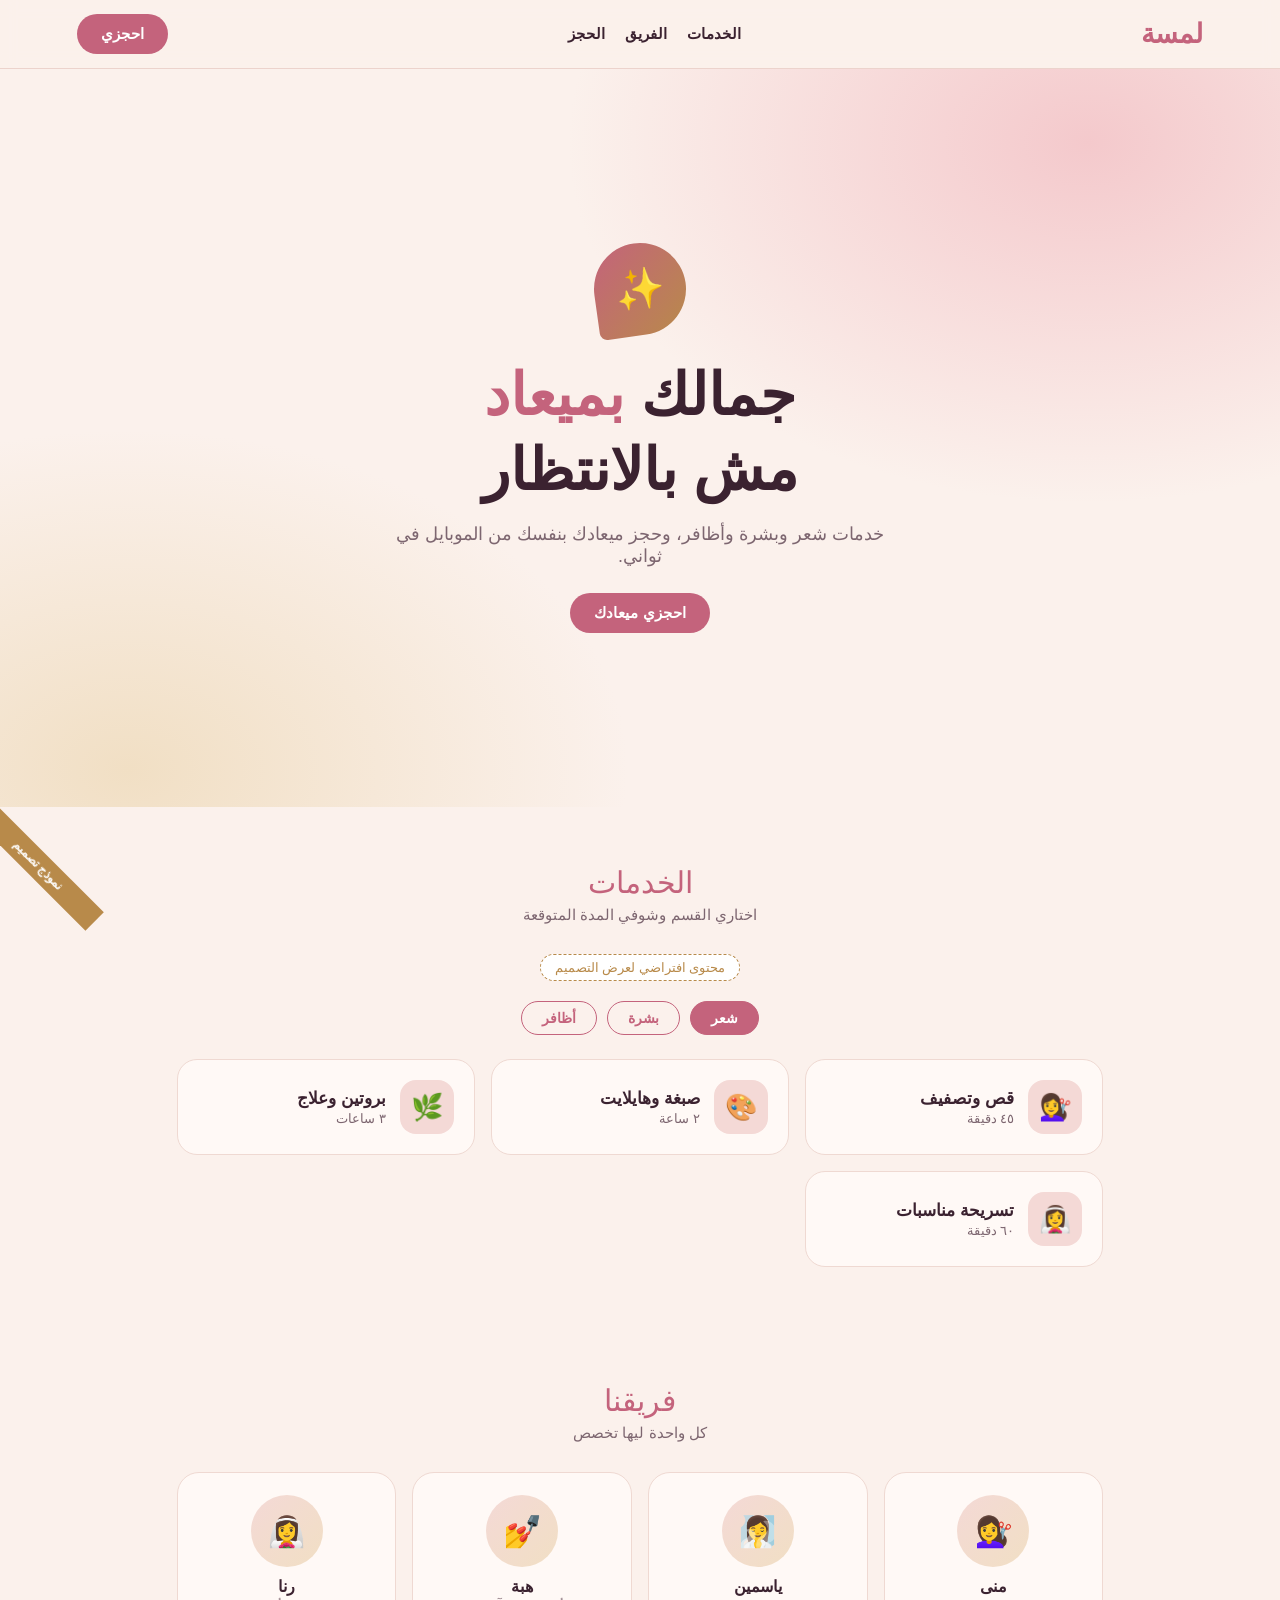
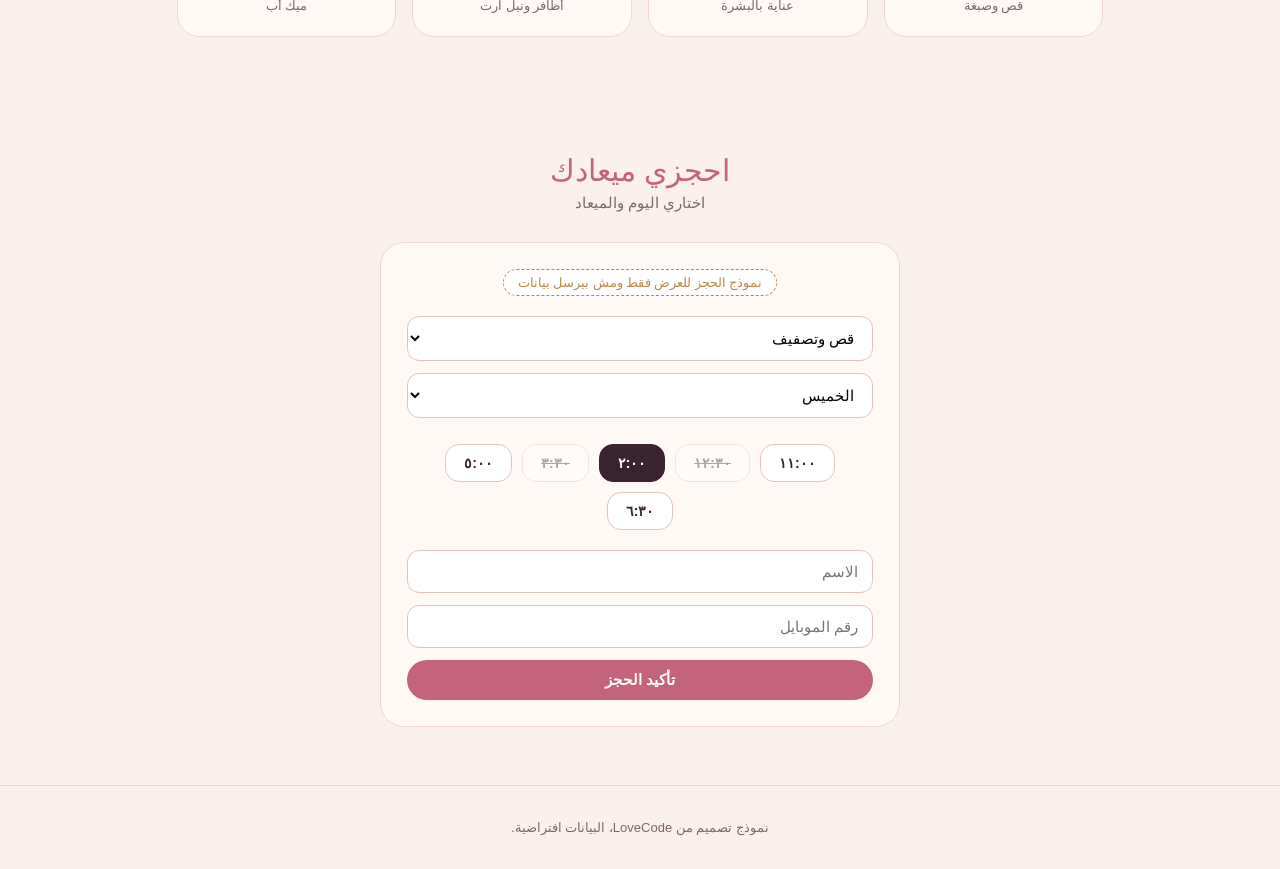
<file: salon/index.html>
<!DOCTYPE html>
<html lang="ar" dir="rtl">
<head>
<meta charset="UTF-8">
<meta name="viewport" content="width=device-width, initial-scale=1.0">
<title>لمسة | صالون تجميل</title>
<style>
:root{--bg:#fbf1ec;--rose:#c4637c;--deep:#3b2230;--gold:#b88a4a;--blush:#f4d9d6;--card:#fff9f6;--muted:#7d6670}
*{margin:0;padding:0;box-sizing:border-box;font-family:'Segoe UI',Tahoma,Arial,sans-serif}
body{background:var(--bg);color:var(--deep);overflow-x:hidden}
.ribbon{position:fixed;bottom:22px;top:auto;left:-42px;transform:rotate(45deg);background:var(--gold);color:#fff;padding:6px 48px;font-size:12px;font-weight:800;z-index:60}
header{position:sticky;top:0;z-index:10;display:flex;align-items:center;justify-content:space-between;padding:14px 6vw;background:rgba(251,241,236,.9);backdrop-filter:blur(8px);border-bottom:1px solid #ecd3cc}
.logo{font-size:27px;font-weight:800;color:var(--rose)}
nav{display:flex;gap:20px}nav a{color:var(--deep);text-decoration:none;font-size:15px;font-weight:600}
.btn{background:var(--rose);color:#fff;border:none;border-radius:24px;padding:11px 24px;font-weight:800;font-size:15px;cursor:pointer;text-decoration:none;display:inline-block}
.hero{min-height:82vh;display:flex;flex-direction:column;align-items:center;justify-content:center;text-align:center;padding:50px 6vw;background:radial-gradient(520px 360px at 85% 10%,#f4c9cc,transparent),radial-gradient(500px 340px at 10% 95%,#f1dfc4,transparent)}
.orb{width:92px;height:92px;border-radius:50% 50% 50% 8%;background:linear-gradient(135deg,var(--rose),var(--gold));display:flex;align-items:center;justify-content:center;font-size:40px;margin-bottom:22px;transform:rotate(-8deg)}
.hero h1{font-size:clamp(34px,6vw,58px);line-height:1.3}
.hero h1 em{font-style:normal;color:var(--rose)}
.hero p{margin:16px 0 26px;color:var(--muted);font-size:18px;max-width:520px}
section{padding:58px 6vw;max-width:1080px;margin:auto}
.t{text-align:center;font-size:30px;color:var(--rose);margin-bottom:6px}
.s{text-align:center;color:var(--muted);margin-bottom:30px;font-size:15px}
.note{display:inline-block;background:#fff;border:1px dashed var(--gold);color:var(--gold);font-size:12.5px;border-radius:20px;padding:5px 14px;margin-bottom:20px}
.c{text-align:center}
.tabs{display:flex;gap:10px;justify-content:center;flex-wrap:wrap;margin-bottom:24px}
.tab{border:1.5px solid var(--rose);background:transparent;color:var(--rose);border-radius:22px;padding:8px 20px;font-weight:700;cursor:pointer;font-size:14px}
.tab.on{background:var(--rose);color:#fff}
.grid{display:grid;grid-template-columns:repeat(auto-fit,minmax(230px,1fr));gap:16px}
.svc{background:var(--card);border:1px solid #efd9d2;border-radius:20px;padding:20px;display:flex;gap:14px;align-items:center}
.svc .ic{width:54px;height:54px;border-radius:16px;background:var(--blush);display:flex;align-items:center;justify-content:center;font-size:26px;flex:none}
.svc b{display:block;font-size:17px}.svc span{color:var(--muted);font-size:13px}
.team{display:grid;grid-template-columns:repeat(auto-fit,minmax(170px,1fr));gap:16px}
.tm{background:var(--card);border-radius:22px;padding:22px;text-align:center;border:1px solid #efd9d2}
.av{width:72px;height:72px;border-radius:50%;margin:0 auto 10px;display:flex;align-items:center;justify-content:center;font-size:30px;background:linear-gradient(135deg,var(--blush),#f1dfc4)}
.tm b{display:block}.tm span{color:var(--muted);font-size:13px}
.slots{display:flex;gap:10px;flex-wrap:wrap;justify-content:center;margin:14px 0 20px}
.slot{padding:10px 18px;border-radius:14px;border:1.5px solid #e2c4bb;background:#fff;cursor:pointer;font-weight:700;font-size:14px}
.slot.on{background:var(--deep);color:#fff;border-color:var(--deep)}
.slot.x{opacity:.4;text-decoration:line-through;cursor:not-allowed}
.box{background:var(--card);border:1px solid #efd9d2;border-radius:24px;padding:26px;max-width:520px;margin:auto}
.box input,.box select{width:100%;padding:12px 14px;border-radius:12px;border:1px solid #e2c4bb;margin-bottom:12px;font-size:15px;background:#fff}
.done{display:none;margin-top:12px;color:var(--rose);font-weight:700}
footer{text-align:center;padding:34px 6vw;color:var(--muted);font-size:13px;border-top:1px solid #ecd3cc}
@media(max-width:600px){nav{gap:10px}nav a{font-size:12.5px}.btn{white-space:nowrap;padding:9px 14px;font-size:13px}header{padding:12px 4vw}.logo{font-size:23px}}</style></head><body>
<div class="ribbon">نموذج تصميم</div>
<header><div class="logo">لمسة</div>
<nav><a href="#svc">الخدمات</a><a href="#team">الفريق</a><a href="#book">الحجز</a></nav>
<a class="btn" href="#book">احجزي</a></header>
<div class="hero"><div class="orb">✨</div>
<h1>جمالك <em>بميعاد</em><br>مش بالانتظار</h1>
<p>خدمات شعر وبشرة وأظافر، وحجز ميعادك بنفسك من الموبايل في ثواني.</p>
<a class="btn" href="#book">احجزي ميعادك</a></div>
<section id="svc"><div class="t">الخدمات</div><div class="s">اختاري القسم وشوفي المدة المتوقعة</div>
<div class="c"><span class="note">محتوى افتراضي لعرض التصميم</span></div>
<div class="tabs" id="tabs"><button class="tab on" data-k="hair">شعر</button><button class="tab" data-k="skin">بشرة</button><button class="tab" data-k="nails">أظافر</button></div>
<div class="grid" id="list"></div></section>
<section id="team"><div class="t">فريقنا</div><div class="s">كل واحدة ليها تخصص</div>
<div class="team"><div class="tm"><div class="av">💇‍♀️</div><b>منى</b><span>قص وصبغة</span></div><div class="tm"><div class="av">🧖‍♀️</div><b>ياسمين</b><span>عناية بالبشرة</span></div><div class="tm"><div class="av">💅</div><b>هبة</b><span>أظافر ونيل آرت</span></div><div class="tm"><div class="av">👰‍♀️</div><b>رنا</b><span>ميك أب</span></div></div></section>
<section id="book"><div class="t">احجزي ميعادك</div><div class="s">اختاري اليوم والميعاد</div>
<div class="box"><div class="c"><span class="note">نموذج الحجز للعرض فقط ومش بيرسل بيانات</span></div>
<select id="sv"><option>قص وتصفيف</option><option>تنظيف بشرة</option><option>مانيكير وباديكير</option></select>
<select><option>الخميس</option><option>الجمعة</option><option>السبت</option></select>
<div class="slots" id="slots"></div>
<input placeholder="الاسم"><input placeholder="رقم الموبايل">
<button class="btn" style="width:100%" id="go">تأكيد الحجز</button>
<div class="done" id="done">✓ ده عرض فقط، لو ده موقعك كان الحجز وصل لصالونك</div></div></section>
<footer>نموذج تصميم من LoveCode، البيانات افتراضية.</footer>
<script>
const D={hair:[["💇‍♀️","قص وتصفيف","٤٥ دقيقة"],["🎨","صبغة وهايلايت","٢ ساعة"],["🌿","بروتين وعلاج","٣ ساعات"],["👰‍♀️","تسريحة مناسبات","٦٠ دقيقة"]],skin:[["🧴","تنظيف بشرة عميق","٦٠ دقيقة"],["💧","ترطيب ونضارة","٤٥ دقيقة"],["🌸","قناع علاجي","٣٠ دقيقة"]],nails:[["💅","مانيكير","٤٥ دقيقة"],["🦶","باديكير","٦٠ دقيقة"],["✨","نيل آرت","٩٠ دقيقة"]]};
const L=document.getElementById('list');
function show(k){L.innerHTML=D[k].map(x=>`<div class="svc"><div class="ic">${x[0]}</div><div><b>${x[1]}</b><span>${x[2]}</span></div></div>`).join('')}
show('hair');
document.querySelectorAll('.tab').forEach(t=>t.onclick=()=>{document.querySelectorAll('.tab').forEach(a=>a.classList.remove('on'));t.classList.add('on');show(t.dataset.k)});
const S=document.getElementById('slots');
["١١:٠٠","١٢:٣٠","٢:٠٠","٣:٣٠","٥:٠٠","٦:٣٠"].forEach((s,i)=>{const e=document.createElement('div');e.className='slot'+(i==1||i==3?' x':'')+(i==2?' on':'');e.textContent=s;if(!e.classList.contains('x'))e.onclick=()=>{S.querySelectorAll('.slot').forEach(a=>a.classList.remove('on'));e.classList.add('on')};S.appendChild(e)});
document.getElementById('go').onclick=()=>document.getElementById('done').style.display='block';
</script></body></html>
</file>
